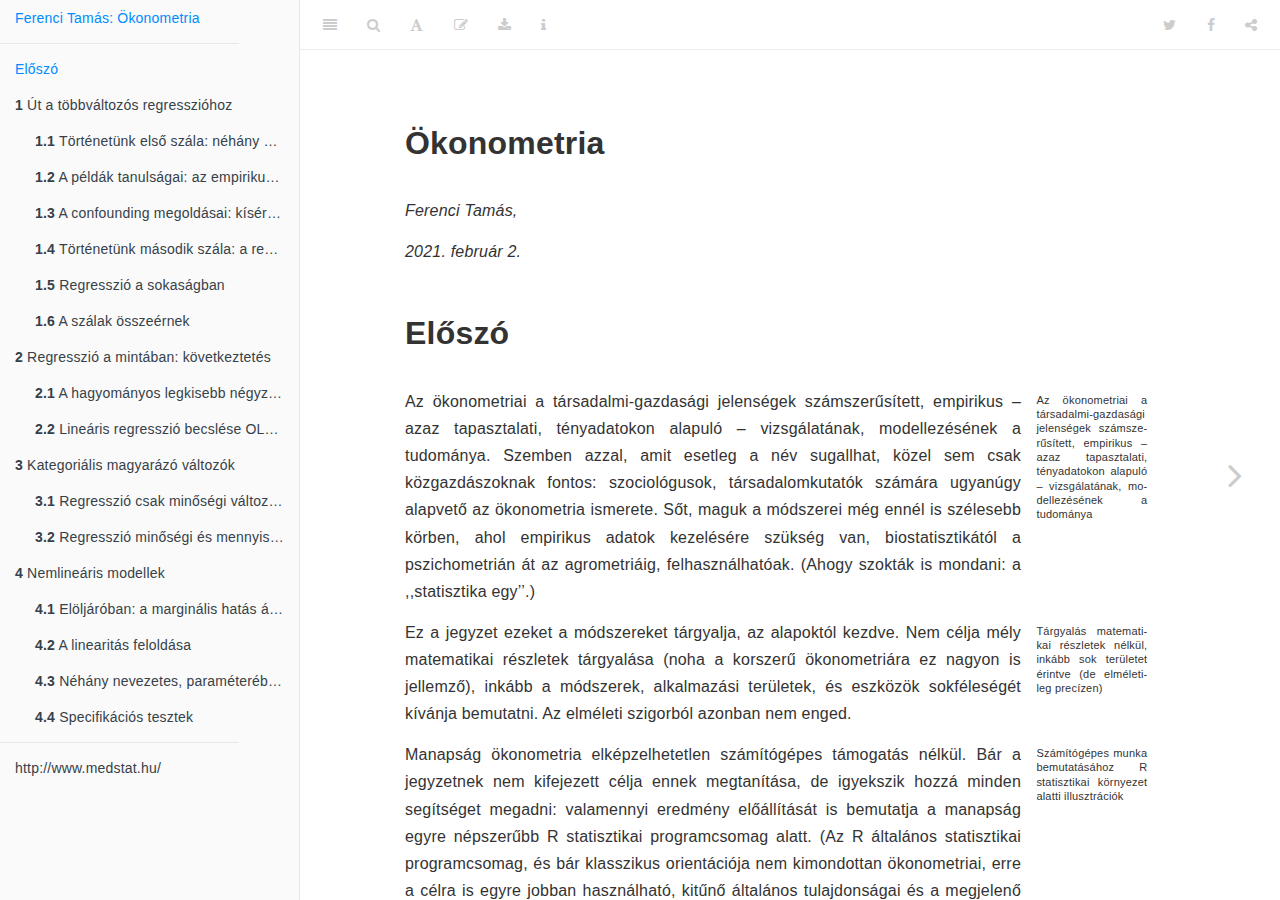
<file: docs/index.html>
<!DOCTYPE html>
<html lang="hu" xml:lang="hu">
<head>

  <meta charset="utf-8" />
  <meta http-equiv="X-UA-Compatible" content="IE=edge" />
  <title>Ökonometria</title>
  <meta name="description" content="Az ökonometria a társadalmi-gazdasági jelenségek kvantitatív, empirikus vizsgálatának, modellezésének tudománya. A jegyzet ezt tárgyalja, kerülve a mély matematikai részleteket, a hangsúlyt inkább a módszerek sokféleségének bemutatására helyezve. A számításokat mindenhol R statisztikai környezet alatt szemlélti." />
  <meta name="generator" content="bookdown 0.21 and GitBook 2.6.7" />

  <meta property="og:title" content="Ökonometria" />
  <meta property="og:type" content="book" />
  <meta property="og:url" content="https://tamas-ferenci.github.io/FerenciTamas_Okonometria/" />
  <meta property="og:image" content="https://tamas-ferenci.github.io/FerenciTamas_Okonometria/FerenciTamas_Okonometria_cover.png" />
  <meta property="og:description" content="Az ökonometria a társadalmi-gazdasági jelenségek kvantitatív, empirikus vizsgálatának, modellezésének tudománya. A jegyzet ezt tárgyalja, kerülve a mély matematikai részleteket, a hangsúlyt inkább a módszerek sokféleségének bemutatására helyezve. A számításokat mindenhol R statisztikai környezet alatt szemlélti." />
  <meta name="github-repo" content="tamas-ferenci/FerenciTamas_Okonometria" />

  <meta name="twitter:card" content="summary" />
  <meta name="twitter:title" content="Ökonometria" />
  
  <meta name="twitter:description" content="Az ökonometria a társadalmi-gazdasági jelenségek kvantitatív, empirikus vizsgálatának, modellezésének tudománya. A jegyzet ezt tárgyalja, kerülve a mély matematikai részleteket, a hangsúlyt inkább a módszerek sokféleségének bemutatására helyezve. A számításokat mindenhol R statisztikai környezet alatt szemlélti." />
  <meta name="twitter:image" content="https://tamas-ferenci.github.io/FerenciTamas_Okonometria/FerenciTamas_Okonometria_cover.png" />

<meta name="author" content="Ferenci Tamás, " />



  <meta name="viewport" content="width=device-width, initial-scale=1" />
  <meta name="apple-mobile-web-app-capable" content="yes" />
  <meta name="apple-mobile-web-app-status-bar-style" content="black" />
  
  

<link rel="next" href="út-a-többváltozós-regresszióhoz.html"/>
<script src="libs/header-attrs-2.6/header-attrs.js"></script>
<script src="libs/jquery-2.2.3/jquery.min.js"></script>
<link href="libs/gitbook-2.6.7/css/style.css" rel="stylesheet" />
<link href="libs/gitbook-2.6.7/css/plugin-table.css" rel="stylesheet" />
<link href="libs/gitbook-2.6.7/css/plugin-bookdown.css" rel="stylesheet" />
<link href="libs/gitbook-2.6.7/css/plugin-highlight.css" rel="stylesheet" />
<link href="libs/gitbook-2.6.7/css/plugin-search.css" rel="stylesheet" />
<link href="libs/gitbook-2.6.7/css/plugin-fontsettings.css" rel="stylesheet" />
<link href="libs/gitbook-2.6.7/css/plugin-clipboard.css" rel="stylesheet" />









<!-- Global site tag (gtag.js) - Google Analytics -->
<script async src="https://www.googletagmanager.com/gtag/js?id=UA-19799395-2"></script>
<script>
  window.dataLayer = window.dataLayer || [];
  function gtag(){dataLayer.push(arguments);}
  gtag('js', new Date());

  gtag('config', 'UA-19799395-2');
</script>


<style type="text/css">
pre > code.sourceCode { white-space: pre; position: relative; }
pre > code.sourceCode > span { display: inline-block; line-height: 1.25; }
pre > code.sourceCode > span:empty { height: 1.2em; }
code.sourceCode > span { color: inherit; text-decoration: inherit; }
pre.sourceCode { margin: 0; }
@media screen {
div.sourceCode { overflow: auto; }
}
@media print {
pre > code.sourceCode { white-space: pre-wrap; }
pre > code.sourceCode > span { text-indent: -5em; padding-left: 5em; }
}
pre.numberSource code
  { counter-reset: source-line 0; }
pre.numberSource code > span
  { position: relative; left: -4em; counter-increment: source-line; }
pre.numberSource code > span > a:first-child::before
  { content: counter(source-line);
    position: relative; left: -1em; text-align: right; vertical-align: baseline;
    border: none; display: inline-block;
    -webkit-touch-callout: none; -webkit-user-select: none;
    -khtml-user-select: none; -moz-user-select: none;
    -ms-user-select: none; user-select: none;
    padding: 0 4px; width: 4em;
    color: #aaaaaa;
  }
pre.numberSource { margin-left: 3em; border-left: 1px solid #aaaaaa;  padding-left: 4px; }
div.sourceCode
  {   }
@media screen {
pre > code.sourceCode > span > a:first-child::before { text-decoration: underline; }
}
code span.al { color: #ff0000; font-weight: bold; } /* Alert */
code span.an { color: #60a0b0; font-weight: bold; font-style: italic; } /* Annotation */
code span.at { color: #7d9029; } /* Attribute */
code span.bn { color: #40a070; } /* BaseN */
code span.bu { } /* BuiltIn */
code span.cf { color: #007020; font-weight: bold; } /* ControlFlow */
code span.ch { color: #4070a0; } /* Char */
code span.cn { color: #880000; } /* Constant */
code span.co { color: #60a0b0; font-style: italic; } /* Comment */
code span.cv { color: #60a0b0; font-weight: bold; font-style: italic; } /* CommentVar */
code span.do { color: #ba2121; font-style: italic; } /* Documentation */
code span.dt { color: #902000; } /* DataType */
code span.dv { color: #40a070; } /* DecVal */
code span.er { color: #ff0000; font-weight: bold; } /* Error */
code span.ex { } /* Extension */
code span.fl { color: #40a070; } /* Float */
code span.fu { color: #06287e; } /* Function */
code span.im { } /* Import */
code span.in { color: #60a0b0; font-weight: bold; font-style: italic; } /* Information */
code span.kw { color: #007020; font-weight: bold; } /* Keyword */
code span.op { color: #666666; } /* Operator */
code span.ot { color: #007020; } /* Other */
code span.pp { color: #bc7a00; } /* Preprocessor */
code span.sc { color: #4070a0; } /* SpecialChar */
code span.ss { color: #bb6688; } /* SpecialString */
code span.st { color: #4070a0; } /* String */
code span.va { color: #19177c; } /* Variable */
code span.vs { color: #4070a0; } /* VerbatimString */
code span.wa { color: #60a0b0; font-weight: bold; font-style: italic; } /* Warning */
</style>

<link rel="stylesheet" href="style.css" type="text/css" />
</head>

<body>



  <div class="book without-animation with-summary font-size-2 font-family-1" data-basepath=".">

    <div class="book-summary">
      <nav role="navigation">

<ul class="summary">
<li><a href="./">Ferenci Tamás: Ökonometria</a></li>

<li class="divider"></li>
<li class="chapter" data-level="" data-path="index.html"><a href="index.html"><i class="fa fa-check"></i>Előszó</a></li>
<li class="chapter" data-level="1" data-path="út-a-többváltozós-regresszióhoz.html"><a href="út-a-többváltozós-regresszióhoz.html"><i class="fa fa-check"></i><b>1</b> Út a többváltozós regresszióhoz</a>
<ul>
<li class="chapter" data-level="1.1" data-path="út-a-többváltozós-regresszióhoz.html"><a href="út-a-többváltozós-regresszióhoz.html#történetünk-első-szála-néhány-motiváló-példa"><i class="fa fa-check"></i><b>1.1</b> Történetünk első szála: néhány motiváló példa</a>
<ul>
<li class="chapter" data-level="1.1.1" data-path="út-a-többváltozós-regresszióhoz.html"><a href="út-a-többváltozós-regresszióhoz.html#hogyan-hat-az-osztálylétszám-a-tanulók-teljesítményére"><i class="fa fa-check"></i><b>1.1.1</b> Hogyan hat az osztálylétszám a tanulók teljesítményére?</a></li>
<li class="chapter" data-level="1.1.2" data-path="út-a-többváltozós-regresszióhoz.html"><a href="út-a-többváltozós-regresszióhoz.html#csökkenti-e-a-korrupció-mértékét-a-nők-részvétele-a-politikában"><i class="fa fa-check"></i><b>1.1.2</b> Csökkenti-e a korrupció mértékét a nők részvétele a politikában?</a></li>
<li class="chapter" data-level="1.1.3" data-path="út-a-többváltozós-regresszióhoz.html"><a href="út-a-többváltozós-regresszióhoz.html#csalnak-e-az-orosz-választásokon"><i class="fa fa-check"></i><b>1.1.3</b> Csalnak-e az orosz választásokon?</a></li>
<li class="chapter" data-level="1.1.4" data-path="út-a-többváltozós-regresszióhoz.html"><a href="út-a-többváltozós-regresszióhoz.html#további-példák"><i class="fa fa-check"></i><b>1.1.4</b> További példák</a></li>
</ul></li>
<li class="chapter" data-level="1.2" data-path="út-a-többváltozós-regresszióhoz.html"><a href="út-a-többváltozós-regresszióhoz.html#a-példák-tanulságai-az-empirikus-adatok-elemzésének-legnagyobb-problémája"><i class="fa fa-check"></i><b>1.2</b> A példák tanulságai: az empirikus adatok elemzésének legnagyobb problémája</a></li>
<li class="chapter" data-level="1.3" data-path="út-a-többváltozós-regresszióhoz.html"><a href="út-a-többváltozós-regresszióhoz.html#a-confounding-megoldásai-kísérlet-és-megfigyelés"><i class="fa fa-check"></i><b>1.3</b> A confounding megoldásai: kísérlet és megfigyelés</a></li>
<li class="chapter" data-level="1.4" data-path="út-a-többváltozós-regresszióhoz.html"><a href="út-a-többváltozós-regresszióhoz.html#történetünk-második-szála-a-regressziós-modellek"><i class="fa fa-check"></i><b>1.4</b> Történetünk második szála: a regressziós modellek</a></li>
<li class="chapter" data-level="1.5" data-path="út-a-többváltozós-regresszióhoz.html"><a href="út-a-többváltozós-regresszióhoz.html#regresszió-a-sokaságban"><i class="fa fa-check"></i><b>1.5</b> Regresszió a sokaságban</a></li>
<li class="chapter" data-level="1.6" data-path="út-a-többváltozós-regresszióhoz.html"><a href="út-a-többváltozós-regresszióhoz.html#a-szálak-összeérnek"><i class="fa fa-check"></i><b>1.6</b> A szálak összeérnek</a></li>
</ul></li>
<li class="chapter" data-level="2" data-path="regresszió-a-mintában-következtetés.html"><a href="regresszió-a-mintában-következtetés.html"><i class="fa fa-check"></i><b>2</b> Regresszió a mintában: következtetés</a>
<ul>
<li class="chapter" data-level="2.1" data-path="regresszió-a-mintában-következtetés.html"><a href="regresszió-a-mintában-következtetés.html#a-hagyományos-legkisebb-négyzetek-ols-elve"><i class="fa fa-check"></i><b>2.1</b> A hagyományos legkisebb négyzetek (OLS) elve</a></li>
<li class="chapter" data-level="2.2" data-path="regresszió-a-mintában-következtetés.html"><a href="regresszió-a-mintában-következtetés.html#lineáris-regresszió-becslése-ols-elven"><i class="fa fa-check"></i><b>2.2</b> Lineáris regresszió becslése OLS-elven</a></li>
</ul></li>
<li class="chapter" data-level="3" data-path="kategoriális-magyarázó-változók.html"><a href="kategoriális-magyarázó-változók.html"><i class="fa fa-check"></i><b>3</b> Kategoriális magyarázó változók</a>
<ul>
<li class="chapter" data-level="3.1" data-path="kategoriális-magyarázó-változók.html"><a href="kategoriális-magyarázó-változók.html#regresszió-csak-minőségi-változóval-anova"><i class="fa fa-check"></i><b>3.1</b> Regresszió csak minőségi változóval (ANOVA)</a>
<ul>
<li class="chapter" data-level="3.1.1" data-path="kategoriális-magyarázó-változók.html"><a href="kategoriális-magyarázó-változók.html#minőségi-változók-a-regresszióban"><i class="fa fa-check"></i><b>3.1.1</b> Minőségi változók a regresszióban</a></li>
<li class="chapter" data-level="3.1.2" data-path="kategoriális-magyarázó-változók.html"><a href="kategoriális-magyarázó-változók.html#dummy-változó-fogalma"><i class="fa fa-check"></i><b>3.1.2</b> Dummy változó fogalma</a></li>
<li class="chapter" data-level="3.1.3" data-path="kategoriális-magyarázó-változók.html"><a href="kategoriális-magyarázó-változók.html#kódolás"><i class="fa fa-check"></i><b>3.1.3</b> Kódolás</a></li>
<li class="chapter" data-level="3.1.4" data-path="kategoriális-magyarázó-változók.html"><a href="kategoriális-magyarázó-változók.html#referencia-kódolás"><i class="fa fa-check"></i><b>3.1.4</b> Referencia-kódolás</a></li>
<li class="chapter" data-level="3.1.5" data-path="kategoriális-magyarázó-változók.html"><a href="kategoriális-magyarázó-változók.html#dummy-változó-csapda"><i class="fa fa-check"></i><b>3.1.5</b> Dummy változó csapda</a></li>
<li class="chapter" data-level="3.1.6" data-path="kategoriális-magyarázó-változók.html"><a href="kategoriális-magyarázó-változók.html#triviális-kódolás-konstans-nélkül"><i class="fa fa-check"></i><b>3.1.6</b> Triviális kódolás konstans nélkül</a></li>
<li class="chapter" data-level="3.1.7" data-path="kategoriális-magyarázó-változók.html"><a href="kategoriális-magyarázó-változók.html#referencia-kódolás-konstanssal"><i class="fa fa-check"></i><b>3.1.7</b> Referencia-kódolás konstanssal</a></li>
<li class="chapter" data-level="3.1.8" data-path="kategoriális-magyarázó-változók.html"><a href="kategoriális-magyarázó-változók.html#együtthatók-értelmezése-referencia-kódolásnál"><i class="fa fa-check"></i><b>3.1.8</b> Együtthatók értelmezése referencia-kódolásnál</a></li>
<li class="chapter" data-level="3.1.9" data-path="kategoriális-magyarázó-változók.html"><a href="kategoriális-magyarázó-változók.html#fontos-hipotézisvizsgálatok"><i class="fa fa-check"></i><b>3.1.9</b> Fontos hipotézisvizsgálatok</a></li>
<li class="chapter" data-level="3.1.10" data-path="kategoriális-magyarázó-változók.html"><a href="kategoriális-magyarázó-változók.html#egynél-több-kategoriális-magyarázó-változó"><i class="fa fa-check"></i><b>3.1.10</b> Egynél több kategoriális magyarázó változó</a></li>
</ul></li>
<li class="chapter" data-level="3.2" data-path="kategoriális-magyarázó-változók.html"><a href="kategoriális-magyarázó-változók.html#regresszió-minőségi-és-mennyiségi-magyarázó-változóval-ancova"><i class="fa fa-check"></i><b>3.2</b> Regresszió minőségi és mennyiségi magyarázó változóval (ANCOVA)</a>
<ul>
<li class="chapter" data-level="3.2.1" data-path="kategoriális-magyarázó-változók.html"><a href="kategoriális-magyarázó-változók.html#dummyzás-folytonos-magyarázó-változó-jelenléte-mellett"><i class="fa fa-check"></i><b>3.2.1</b> Dummyzás folytonos magyarázó változó jelenléte mellett}</a></li>
<li class="chapter" data-level="3.2.2" data-path="kategoriális-magyarázó-változók.html"><a href="kategoriális-magyarázó-változók.html#eltérő-tengelymetszet"><i class="fa fa-check"></i><b>3.2.2</b> Eltérő tengelymetszet</a></li>
<li class="chapter" data-level="3.2.3" data-path="kategoriális-magyarázó-változók.html"><a href="kategoriális-magyarázó-változók.html#eltérő-meredekség"><i class="fa fa-check"></i><b>3.2.3</b> Eltérő meredekség</a></li>
<li class="chapter" data-level="3.2.4" data-path="kategoriális-magyarázó-változók.html"><a href="kategoriális-magyarázó-változók.html#eltérő-tengelymetszet-és-meredekség"><i class="fa fa-check"></i><b>3.2.4</b> Eltérő tengelymetszet és meredekség</a></li>
<li class="chapter" data-level="3.2.5" data-path="kategoriális-magyarázó-változók.html"><a href="kategoriális-magyarázó-változók.html#eltérő-tengelymetszet-és-meredekség-1"><i class="fa fa-check"></i><b>3.2.5</b> Eltérő tengelymetszet és meredekség</a></li>
<li class="chapter" data-level="3.2.6" data-path="kategoriális-magyarázó-változók.html"><a href="kategoriális-magyarázó-változók.html#hipotézisvizsgálat-a-dummyzott-modellben"><i class="fa fa-check"></i><b>3.2.6</b> Hipotézisvizsgálat a dummyzott modellben</a></li>
<li class="chapter" data-level="3.2.7" data-path="kategoriális-magyarázó-változók.html"><a href="kategoriális-magyarázó-változók.html#kontraszt-kódolás"><i class="fa fa-check"></i><b>3.2.7</b> Kontraszt-kódolás</a></li>
<li class="chapter" data-level="3.2.8" data-path="kategoriális-magyarázó-változók.html"><a href="kategoriális-magyarázó-változók.html#egy-terminológiai-megjegyzés"><i class="fa fa-check"></i><b>3.2.8</b> Egy terminológiai megjegyzés</a></li>
</ul></li>
</ul></li>
<li class="chapter" data-level="4" data-path="nemlineáris-modellek.html"><a href="nemlineáris-modellek.html"><i class="fa fa-check"></i><b>4</b> Nemlineáris modellek</a>
<ul>
<li class="chapter" data-level="4.1" data-path="nemlineáris-modellek.html"><a href="nemlineáris-modellek.html#elöljáróban-a-marginális-hatás-általánosabb-értelmezése"><i class="fa fa-check"></i><b>4.1</b> Elöljáróban: a marginális hatás általánosabb értelmezése</a>
<ul>
<li class="chapter" data-level="4.1.1" data-path="nemlineáris-modellek.html"><a href="nemlineáris-modellek.html#a-marginális-hatás-fogalma"><i class="fa fa-check"></i><b>4.1.1</b> A marginális hatás fogalma</a></li>
<li class="chapter" data-level="4.1.2" data-path="nemlineáris-modellek.html"><a href="nemlineáris-modellek.html#a-marginális-hatás-precízebben"><i class="fa fa-check"></i><b>4.1.2</b> A marginális hatás precízebben</a></li>
</ul></li>
<li class="chapter" data-level="4.2" data-path="nemlineáris-modellek.html"><a href="nemlineáris-modellek.html#a-linearitás-feloldása"><i class="fa fa-check"></i><b>4.2</b> A linearitás feloldása</a>
<ul>
<li class="chapter" data-level="4.2.1" data-path="nemlineáris-modellek.html"><a href="nemlineáris-modellek.html#emlékeztetőül-a-linearitás-következményei"><i class="fa fa-check"></i><b>4.2.1</b> Emlékeztetőül: a linearitás következményei</a></li>
<li class="chapter" data-level="4.2.2" data-path="nemlineáris-modellek.html"><a href="nemlineáris-modellek.html#az-additivitás-feloldása-az-interakció"><i class="fa fa-check"></i><b>4.2.2</b> Az additivitás feloldása: az interakció</a></li>
<li class="chapter" data-level="4.2.3" data-path="nemlineáris-modellek.html"><a href="nemlineáris-modellek.html#a-marginális-hatás-interakciók-esetén"><i class="fa fa-check"></i><b>4.2.3</b> A marginális hatás interakciók esetén</a></li>
<li class="chapter" data-level="4.2.4" data-path="nemlineáris-modellek.html"><a href="nemlineáris-modellek.html#a-változónkénti-linearitás-feloldása-egy-motiváló-példa"><i class="fa fa-check"></i><b>4.2.4</b> A változónkénti linearitás feloldása: egy motiváló példa</a></li>
<li class="chapter" data-level="4.2.5" data-path="nemlineáris-modellek.html"><a href="nemlineáris-modellek.html#a-változónkénti-linearitás-feloldása-egy-motiváló-példa-1"><i class="fa fa-check"></i><b>4.2.5</b> A változónkénti linearitás feloldása: egy motiváló példa</a></li>
<li class="chapter" data-level="4.2.6" data-path="nemlineáris-modellek.html"><a href="nemlineáris-modellek.html#linearitás-mint-közelítés"><i class="fa fa-check"></i><b>4.2.6</b> Linearitás, mint közelítés</a></li>
<li class="chapter" data-level="4.2.7" data-path="nemlineáris-modellek.html"><a href="nemlineáris-modellek.html#érvényességi-határok"><i class="fa fa-check"></i><b>4.2.7</b> Érvényességi határok</a></li>
<li class="chapter" data-level="4.2.8" data-path="nemlineáris-modellek.html"><a href="nemlineáris-modellek.html#nemlinearitás-fajtái"><i class="fa fa-check"></i><b>4.2.8</b> Nemlinearitás fajtái</a></li>
<li class="chapter" data-level="4.2.9" data-path="nemlineáris-modellek.html"><a href="nemlineáris-modellek.html#változójában-nemlineáris-modell"><i class="fa fa-check"></i><b>4.2.9</b> Változójában nemlineáris modell</a></li>
<li class="chapter" data-level="4.2.10" data-path="nemlineáris-modellek.html"><a href="nemlineáris-modellek.html#paramétereiben-nemlineáris-modell"><i class="fa fa-check"></i><b>4.2.10</b> Paramétereiben nemlineáris modell</a></li>
<li class="chapter" data-level="4.2.11" data-path="nemlineáris-modellek.html"><a href="nemlineáris-modellek.html#interakció-és-kvadratikus-hatás-revisited"><i class="fa fa-check"></i><b>4.2.11</b> Interakció és kvadratikus hatás revisited</a></li>
<li class="chapter" data-level="4.2.12" data-path="nemlineáris-modellek.html"><a href="nemlineáris-modellek.html#nemlinearitás-kezelése-nls"><i class="fa fa-check"></i><b>4.2.12</b> Nemlinearitás kezelése: NLS</a></li>
<li class="chapter" data-level="4.2.13" data-path="nemlineáris-modellek.html"><a href="nemlineáris-modellek.html#nemlinearitás-kezelése-algebrai-linearizáció"><i class="fa fa-check"></i><b>4.2.13</b> Nemlinearitás kezelése: algebrai linearizáció</a></li>
</ul></li>
<li class="chapter" data-level="4.3" data-path="nemlineáris-modellek.html"><a href="nemlineáris-modellek.html#néhány-nevezetes-paraméterében-nemlineáris-modell"><i class="fa fa-check"></i><b>4.3</b> Néhány nevezetes, paraméterében nemlineáris modell</a>
<ul>
<li class="chapter" data-level="4.3.1" data-path="nemlineáris-modellek.html"><a href="nemlineáris-modellek.html#log-log-modell"><i class="fa fa-check"></i><b>4.3.1</b> Log-log modell</a></li>
<li class="chapter" data-level="4.3.2" data-path="nemlineáris-modellek.html"><a href="nemlineáris-modellek.html#log-lin-modell"><i class="fa fa-check"></i><b>4.3.2</b> Log-lin modell</a></li>
<li class="chapter" data-level="4.3.3" data-path="nemlineáris-modellek.html"><a href="nemlineáris-modellek.html#lin-log-modell-kakukktojás"><i class="fa fa-check"></i><b>4.3.3</b> Lin-log modell – kakukktojás!</a></li>
<li class="chapter" data-level="4.3.4" data-path="nemlineáris-modellek.html"><a href="nemlineáris-modellek.html#reciprok-modell-kakukktojás"><i class="fa fa-check"></i><b>4.3.4</b> Reciprok modell – kakukktojás</a></li>
<li class="chapter" data-level="4.3.5" data-path="nemlineáris-modellek.html"><a href="nemlineáris-modellek.html#egy-komplex-példa-vegyes-modellre"><i class="fa fa-check"></i><b>4.3.5</b> Egy komplex példa vegyes modellre</a></li>
</ul></li>
<li class="chapter" data-level="4.4" data-path="nemlineáris-modellek.html"><a href="nemlineáris-modellek.html#specifikációs-tesztek"><i class="fa fa-check"></i><b>4.4</b> Specifikációs tesztek</a>
<ul>
<li class="chapter" data-level="4.4.1" data-path="nemlineáris-modellek.html"><a href="nemlineáris-modellek.html#a-specifikációs-tesztek"><i class="fa fa-check"></i><b>4.4.1</b> A specifikációs tesztek</a></li>
<li class="chapter" data-level="4.4.2" data-path="nemlineáris-modellek.html"><a href="nemlineáris-modellek.html#egy-egyszerű-specifikációs-teszt"><i class="fa fa-check"></i><b>4.4.2</b> Egy egyszerű specifikációs teszt</a></li>
<li class="chapter" data-level="4.4.3" data-path="nemlineáris-modellek.html"><a href="nemlineáris-modellek.html#ramsey-reset-je"><i class="fa fa-check"></i><b>4.4.3</b> Ramsey RESET-je</a></li>
</ul></li>
</ul></li>
<li class="divider"></li>
<li><a href="http://www.medstat.hu/" target="blank">http://www.medstat.hu/</a></li>

</ul>

      </nav>
    </div>

    <div class="book-body">
      <div class="body-inner">
        <div class="book-header" role="navigation">
          <h1>
            <i class="fa fa-circle-o-notch fa-spin"></i><a href="./">Ökonometria</a>
          </h1>
        </div>

        <div class="page-wrapper" tabindex="-1" role="main">
          <div class="page-inner">

            <section class="normal" id="section-">
<div id="header">
<h1 class="title">Ökonometria</h1>
<p class="author"><em>Ferenci Tamás, </em></p>
<p class="date"><em>2021. február 2.</em></p>
</div>
<div id="előszó" class="section level1 unnumbered">
<h1>Előszó</h1>
<div class="handout">
<p>
Az ökonometriai a társadalmi-gazdasági jelenségek számszerűsített, empirikus – azaz tapasztalati, tényadatokon alapuló – vizsgálatának, modellezésének a tudománya
</p>
</div>
<p>Az ökonometriai a társadalmi-gazdasági jelenségek számszerűsített, empirikus – azaz tapasztalati, tényadatokon alapuló – vizsgálatának, modellezésének a tudománya. Szemben azzal, amit esetleg a név sugallhat, közel sem csak közgazdászoknak fontos: szociológusok, társadalomkutatók számára ugyanúgy alapvető az ökonometria ismerete. Sőt, maguk a módszerei még ennél is szélesebb körben, ahol empirikus adatok kezelésére szükség van, biostatisztikától a pszichometrián át az agrometriáig, felhasználhatóak. (Ahogy szokták is mondani: a ,,statisztika egy’’.)</p>
<div class="handout">
<p>
Tárgyalás matematikai részletek nélkül, inkább sok területet érintve (de elméletileg precízen)
</p>
</div>
<p>Ez a jegyzet ezeket a módszereket tárgyalja, az alapoktól kezdve. Nem célja mély matematikai részletek tárgyalása (noha a korszerű ökonometriára ez nagyon is jellemző), inkább a módszerek, alkalmazási területek, és eszközök sokféleségét kívánja bemutatni. Az elméleti szigorból azonban nem enged.</p>
<div class="handout">
<p>
Számítógépes munka bemutatásához R statisztikai környezet alatti illusztrációk
</p>
</div>
<p>Manapság ökonometria elképzelhetetlen számítógépes támogatás nélkül. Bár a jegyzetnek nem kifejezett célja ennek megtanítása, de igyekszik hozzá minden segítséget megadni: valamennyi eredmény előállítását is bemutatja a manapság egyre népszerűbb R statisztikai programcsomag alatt. (Az R általános statisztikai programcsomag, és bár klasszikus orientációja nem kimondottan ökonometriai, erre a célra is egyre jobban használható, kitűnő általános tulajdonságai és a megjelenő kiegészítő csomagok sokaságának köszönhetően.)</p>
<div class="handout">
<p>
Minden visszajelzést örömmel veszek a <a href="tamas.ferenci@medstat.hu">tamas.ferenci@medstat.hu</a> email-címen
</p>
</div>
<p>A jegyzettel kapcsolatban minden visszajelzést, véleményt, kritikát a lehető legnagyobb örömmel veszek a <a href="tamas.ferenci@medstat.hu">tamas.ferenci@medstat.hu</a> email-címen!</p>
<p>A jegyzet weboldala (oktatási segédanyagokkal, technikai információkkal) a <a href="https://github.com/tamas-ferenci/FerenciTamas_Okonometria">https://github.com/tamas-ferenci/FerenciTamas_Okonometria</a> címen érhető el.</p>

</div>
<!-- Default Statcounter code for Physcon Research
http://research.physcon.uni-obuda.hu/ -->
<script type="text/javascript">
var sc_project=11601191; 
var sc_invisible=1; 
var sc_security="5a06c22d"; 
</script>
<script type="text/javascript"
src="https://www.statcounter.com/counter/counter.js"
async></script>
<noscript><div class="statcounter"><a title="ingyen
webstatisztika" href="https://www.statcounter.hu/"
target="_blank"><img class="statcounter"
src="https://c.statcounter.com/11601191/0/5a06c22d/1/"
alt="ingyen webstatisztika"></a></div></noscript>
<!-- End of Statcounter Code -->
            </section>

          </div>
        </div>
      </div>

<a href="út-a-többváltozós-regresszióhoz.html" class="navigation navigation-next navigation-unique" aria-label="Next page"><i class="fa fa-angle-right"></i></a>
    </div>
  </div>
<script src="libs/gitbook-2.6.7/js/app.min.js"></script>
<script src="libs/gitbook-2.6.7/js/lunr.js"></script>
<script src="libs/gitbook-2.6.7/js/clipboard.min.js"></script>
<script src="libs/gitbook-2.6.7/js/plugin-search.js"></script>
<script src="libs/gitbook-2.6.7/js/plugin-sharing.js"></script>
<script src="libs/gitbook-2.6.7/js/plugin-fontsettings.js"></script>
<script src="libs/gitbook-2.6.7/js/plugin-bookdown.js"></script>
<script src="libs/gitbook-2.6.7/js/jquery.highlight.js"></script>
<script src="libs/gitbook-2.6.7/js/plugin-clipboard.js"></script>
<script>
gitbook.require(["gitbook"], function(gitbook) {
gitbook.start({
"sharing": {
"github": false,
"facebook": true,
"twitter": true,
"linkedin": false,
"weibo": false,
"instapaper": false,
"vk": false,
"all": ["facebook", "twitter", "linkedin", "weibo", "instapaper"]
},
"fontsettings": {
"theme": "white",
"family": "sans",
"size": 2
},
"edit": {
"link": "https://github.com/tamas-ferenci/FerenciTamas_Okonometria/edit/master/index.Rmd",
"text": "Szerkesztés"
},
"history": {
"link": null,
"text": null
},
"view": {
"link": null,
"text": null
},
"download": ["FerenciTamas_Okonometria.pdf", "FerenciTamas_Okonometria.epub"],
"toc": {
"collapse": "subsection"
}
});
});
</script>

<!-- dynamically load mathjax for compatibility with self-contained -->
<script>
  (function () {
    var script = document.createElement("script");
    script.type = "text/javascript";
    var src = "true";
    if (src === "" || src === "true") src = "https://mathjax.rstudio.com/latest/MathJax.js?config=TeX-MML-AM_CHTML";
    if (location.protocol !== "file:")
      if (/^https?:/.test(src))
        src = src.replace(/^https?:/, '');
    script.src = src;
    document.getElementsByTagName("head")[0].appendChild(script);
  })();
</script>
</body>

</html>
</file>
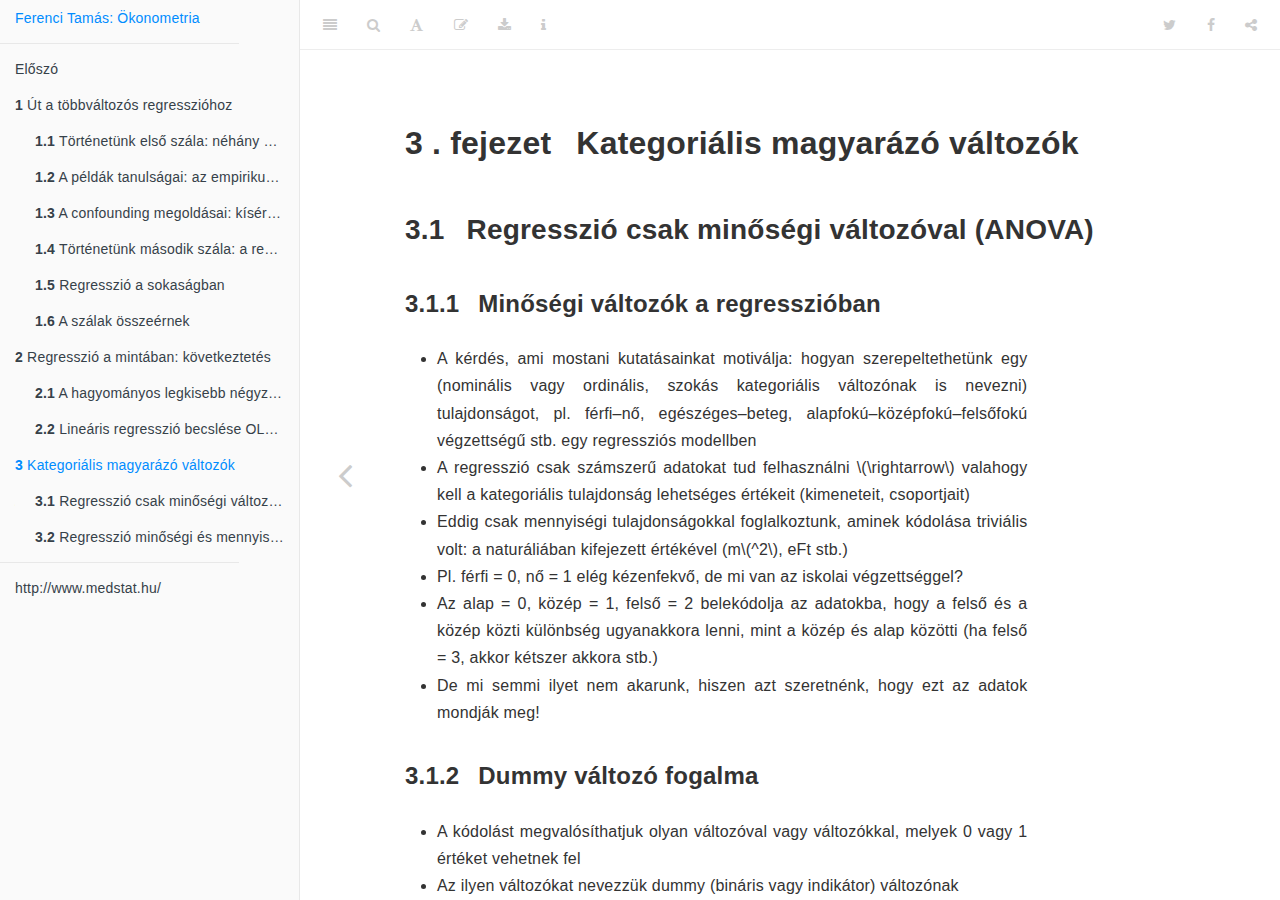
<file: docs/kategoriális-magyarázó-változók.html>
<!DOCTYPE html>
<html lang="hu" xml:lang="hu">
<head>

  <meta charset="utf-8" />
  <meta http-equiv="X-UA-Compatible" content="IE=edge" />
  <title>3 . fejezet Kategoriális magyarázó változók | Ökonometria</title>
  <meta name="description" content="Az ökonometria a társadalmi-gazdasági jelenségek kvantitatív, empirikus vizsgálatának, modellezésének tudománya. A jegyzet ezt tárgyalja, kerülve a mély matematikai részleteket, a hangsúlyt inkább a módszerek sokféleségének bemutatására helyezve. A számításokat mindenhol R statisztikai környezet alatt szemlélti." />
  <meta name="generator" content="bookdown 0.21 and GitBook 2.6.7" />

  <meta property="og:title" content="3 . fejezet Kategoriális magyarázó változók | Ökonometria" />
  <meta property="og:type" content="book" />
  <meta property="og:url" content="https://tamas-ferenci.github.io/FerenciTamas_Okonometria/" />
  <meta property="og:image" content="https://tamas-ferenci.github.io/FerenciTamas_Okonometria/FerenciTamas_Okonometria_cover.png" />
  <meta property="og:description" content="Az ökonometria a társadalmi-gazdasági jelenségek kvantitatív, empirikus vizsgálatának, modellezésének tudománya. A jegyzet ezt tárgyalja, kerülve a mély matematikai részleteket, a hangsúlyt inkább a módszerek sokféleségének bemutatására helyezve. A számításokat mindenhol R statisztikai környezet alatt szemlélti." />
  <meta name="github-repo" content="tamas-ferenci/FerenciTamas_Okonometria" />

  <meta name="twitter:card" content="summary" />
  <meta name="twitter:title" content="3 . fejezet Kategoriális magyarázó változók | Ökonometria" />
  
  <meta name="twitter:description" content="Az ökonometria a társadalmi-gazdasági jelenségek kvantitatív, empirikus vizsgálatának, modellezésének tudománya. A jegyzet ezt tárgyalja, kerülve a mély matematikai részleteket, a hangsúlyt inkább a módszerek sokféleségének bemutatására helyezve. A számításokat mindenhol R statisztikai környezet alatt szemlélti." />
  <meta name="twitter:image" content="https://tamas-ferenci.github.io/FerenciTamas_Okonometria/FerenciTamas_Okonometria_cover.png" />

<meta name="author" content="Ferenci Tamás, " />



  <meta name="viewport" content="width=device-width, initial-scale=1" />
  <meta name="apple-mobile-web-app-capable" content="yes" />
  <meta name="apple-mobile-web-app-status-bar-style" content="black" />
  
  
<link rel="prev" href="regresszió-a-mintában-következtetés.html"/>

<script src="libs/header-attrs-2.6/header-attrs.js"></script>
<script src="libs/jquery-2.2.3/jquery.min.js"></script>
<link href="libs/gitbook-2.6.7/css/style.css" rel="stylesheet" />
<link href="libs/gitbook-2.6.7/css/plugin-table.css" rel="stylesheet" />
<link href="libs/gitbook-2.6.7/css/plugin-bookdown.css" rel="stylesheet" />
<link href="libs/gitbook-2.6.7/css/plugin-highlight.css" rel="stylesheet" />
<link href="libs/gitbook-2.6.7/css/plugin-search.css" rel="stylesheet" />
<link href="libs/gitbook-2.6.7/css/plugin-fontsettings.css" rel="stylesheet" />
<link href="libs/gitbook-2.6.7/css/plugin-clipboard.css" rel="stylesheet" />









<!-- Global site tag (gtag.js) - Google Analytics -->
<script async src="https://www.googletagmanager.com/gtag/js?id=UA-19799395-2"></script>
<script>
  window.dataLayer = window.dataLayer || [];
  function gtag(){dataLayer.push(arguments);}
  gtag('js', new Date());

  gtag('config', 'UA-19799395-2');
</script>


<style type="text/css">
pre > code.sourceCode { white-space: pre; position: relative; }
pre > code.sourceCode > span { display: inline-block; line-height: 1.25; }
pre > code.sourceCode > span:empty { height: 1.2em; }
code.sourceCode > span { color: inherit; text-decoration: inherit; }
pre.sourceCode { margin: 0; }
@media screen {
div.sourceCode { overflow: auto; }
}
@media print {
pre > code.sourceCode { white-space: pre-wrap; }
pre > code.sourceCode > span { text-indent: -5em; padding-left: 5em; }
}
pre.numberSource code
  { counter-reset: source-line 0; }
pre.numberSource code > span
  { position: relative; left: -4em; counter-increment: source-line; }
pre.numberSource code > span > a:first-child::before
  { content: counter(source-line);
    position: relative; left: -1em; text-align: right; vertical-align: baseline;
    border: none; display: inline-block;
    -webkit-touch-callout: none; -webkit-user-select: none;
    -khtml-user-select: none; -moz-user-select: none;
    -ms-user-select: none; user-select: none;
    padding: 0 4px; width: 4em;
    color: #aaaaaa;
  }
pre.numberSource { margin-left: 3em; border-left: 1px solid #aaaaaa;  padding-left: 4px; }
div.sourceCode
  {   }
@media screen {
pre > code.sourceCode > span > a:first-child::before { text-decoration: underline; }
}
code span.al { color: #ff0000; font-weight: bold; } /* Alert */
code span.an { color: #60a0b0; font-weight: bold; font-style: italic; } /* Annotation */
code span.at { color: #7d9029; } /* Attribute */
code span.bn { color: #40a070; } /* BaseN */
code span.bu { } /* BuiltIn */
code span.cf { color: #007020; font-weight: bold; } /* ControlFlow */
code span.ch { color: #4070a0; } /* Char */
code span.cn { color: #880000; } /* Constant */
code span.co { color: #60a0b0; font-style: italic; } /* Comment */
code span.cv { color: #60a0b0; font-weight: bold; font-style: italic; } /* CommentVar */
code span.do { color: #ba2121; font-style: italic; } /* Documentation */
code span.dt { color: #902000; } /* DataType */
code span.dv { color: #40a070; } /* DecVal */
code span.er { color: #ff0000; font-weight: bold; } /* Error */
code span.ex { } /* Extension */
code span.fl { color: #40a070; } /* Float */
code span.fu { color: #06287e; } /* Function */
code span.im { } /* Import */
code span.in { color: #60a0b0; font-weight: bold; font-style: italic; } /* Information */
code span.kw { color: #007020; font-weight: bold; } /* Keyword */
code span.op { color: #666666; } /* Operator */
code span.ot { color: #007020; } /* Other */
code span.pp { color: #bc7a00; } /* Preprocessor */
code span.sc { color: #4070a0; } /* SpecialChar */
code span.ss { color: #bb6688; } /* SpecialString */
code span.st { color: #4070a0; } /* String */
code span.va { color: #19177c; } /* Variable */
code span.vs { color: #4070a0; } /* VerbatimString */
code span.wa { color: #60a0b0; font-weight: bold; font-style: italic; } /* Warning */
</style>

<link rel="stylesheet" href="style.css" type="text/css" />
</head>

<body>



  <div class="book without-animation with-summary font-size-2 font-family-1" data-basepath=".">

    <div class="book-summary">
      <nav role="navigation">

<ul class="summary">
<li><a href="./">Ferenci Tamás: Ökonometria</a></li>

<li class="divider"></li>
<li class="chapter" data-level="" data-path="index.html"><a href="index.html"><i class="fa fa-check"></i>Előszó</a></li>
<li class="chapter" data-level="1" data-path="út-a-többváltozós-regresszióhoz.html"><a href="út-a-többváltozós-regresszióhoz.html"><i class="fa fa-check"></i><b>1</b> Út a többváltozós regresszióhoz</a>
<ul>
<li class="chapter" data-level="1.1" data-path="út-a-többváltozós-regresszióhoz.html"><a href="út-a-többváltozós-regresszióhoz.html#történetünk-első-szála-néhány-motiváló-példa"><i class="fa fa-check"></i><b>1.1</b> Történetünk első szála: néhány motiváló példa</a>
<ul>
<li class="chapter" data-level="1.1.1" data-path="út-a-többváltozós-regresszióhoz.html"><a href="út-a-többváltozós-regresszióhoz.html#hogyan-hat-az-osztálylétszám-a-tanulók-teljesítményére"><i class="fa fa-check"></i><b>1.1.1</b> Hogyan hat az osztálylétszám a tanulók teljesítményére?</a></li>
<li class="chapter" data-level="1.1.2" data-path="út-a-többváltozós-regresszióhoz.html"><a href="út-a-többváltozós-regresszióhoz.html#csökkenti-e-a-korrupció-mértékét-a-nők-részvétele-a-politikában"><i class="fa fa-check"></i><b>1.1.2</b> Csökkenti-e a korrupció mértékét a nők részvétele a politikában?</a></li>
<li class="chapter" data-level="1.1.3" data-path="út-a-többváltozós-regresszióhoz.html"><a href="út-a-többváltozós-regresszióhoz.html#csalnak-e-az-orosz-választásokon"><i class="fa fa-check"></i><b>1.1.3</b> Csalnak-e az orosz választásokon?</a></li>
<li class="chapter" data-level="1.1.4" data-path="út-a-többváltozós-regresszióhoz.html"><a href="út-a-többváltozós-regresszióhoz.html#további-példák"><i class="fa fa-check"></i><b>1.1.4</b> További példák</a></li>
</ul></li>
<li class="chapter" data-level="1.2" data-path="út-a-többváltozós-regresszióhoz.html"><a href="út-a-többváltozós-regresszióhoz.html#a-példák-tanulságai-az-empirikus-adatok-elemzésének-legnagyobb-problémája"><i class="fa fa-check"></i><b>1.2</b> A példák tanulságai: az empirikus adatok elemzésének legnagyobb problémája</a></li>
<li class="chapter" data-level="1.3" data-path="út-a-többváltozós-regresszióhoz.html"><a href="út-a-többváltozós-regresszióhoz.html#a-confounding-megoldásai-kísérlet-és-megfigyelés"><i class="fa fa-check"></i><b>1.3</b> A confounding megoldásai: kísérlet és megfigyelés</a></li>
<li class="chapter" data-level="1.4" data-path="út-a-többváltozós-regresszióhoz.html"><a href="út-a-többváltozós-regresszióhoz.html#történetünk-második-szála-a-regressziós-modellek"><i class="fa fa-check"></i><b>1.4</b> Történetünk második szála: a regressziós modellek</a></li>
<li class="chapter" data-level="1.5" data-path="út-a-többváltozós-regresszióhoz.html"><a href="út-a-többváltozós-regresszióhoz.html#regresszió-a-sokaságban"><i class="fa fa-check"></i><b>1.5</b> Regresszió a sokaságban</a></li>
<li class="chapter" data-level="1.6" data-path="út-a-többváltozós-regresszióhoz.html"><a href="út-a-többváltozós-regresszióhoz.html#a-szálak-összeérnek"><i class="fa fa-check"></i><b>1.6</b> A szálak összeérnek</a></li>
</ul></li>
<li class="chapter" data-level="2" data-path="regresszió-a-mintában-következtetés.html"><a href="regresszió-a-mintában-következtetés.html"><i class="fa fa-check"></i><b>2</b> Regresszió a mintában: következtetés</a>
<ul>
<li class="chapter" data-level="2.1" data-path="regresszió-a-mintában-következtetés.html"><a href="regresszió-a-mintában-következtetés.html#a-hagyományos-legkisebb-négyzetek-ols-elve"><i class="fa fa-check"></i><b>2.1</b> A hagyományos legkisebb négyzetek (OLS) elve</a></li>
<li class="chapter" data-level="2.2" data-path="regresszió-a-mintában-következtetés.html"><a href="regresszió-a-mintában-következtetés.html#lineáris-regresszió-becslése-ols-elven"><i class="fa fa-check"></i><b>2.2</b> Lineáris regresszió becslése OLS-elven</a></li>
</ul></li>
<li class="chapter" data-level="3" data-path="kategoriális-magyarázó-változók.html"><a href="kategoriális-magyarázó-változók.html"><i class="fa fa-check"></i><b>3</b> Kategoriális magyarázó változók</a>
<ul>
<li class="chapter" data-level="3.1" data-path="kategoriális-magyarázó-változók.html"><a href="kategoriális-magyarázó-változók.html#regresszió-csak-minőségi-változóval-anova"><i class="fa fa-check"></i><b>3.1</b> Regresszió csak minőségi változóval (ANOVA)</a>
<ul>
<li class="chapter" data-level="3.1.1" data-path="kategoriális-magyarázó-változók.html"><a href="kategoriális-magyarázó-változók.html#minőségi-változók-a-regresszióban"><i class="fa fa-check"></i><b>3.1.1</b> Minőségi változók a regresszióban</a></li>
<li class="chapter" data-level="3.1.2" data-path="kategoriális-magyarázó-változók.html"><a href="kategoriális-magyarázó-változók.html#dummy-változó-fogalma"><i class="fa fa-check"></i><b>3.1.2</b> Dummy változó fogalma</a></li>
<li class="chapter" data-level="3.1.3" data-path="kategoriális-magyarázó-változók.html"><a href="kategoriális-magyarázó-változók.html#kódolás"><i class="fa fa-check"></i><b>3.1.3</b> Kódolás</a></li>
<li class="chapter" data-level="3.1.4" data-path="kategoriális-magyarázó-változók.html"><a href="kategoriális-magyarázó-változók.html#referencia-kódolás"><i class="fa fa-check"></i><b>3.1.4</b> Referencia-kódolás</a></li>
<li class="chapter" data-level="3.1.5" data-path="kategoriális-magyarázó-változók.html"><a href="kategoriális-magyarázó-változók.html#dummy-változó-csapda"><i class="fa fa-check"></i><b>3.1.5</b> Dummy változó csapda</a></li>
<li class="chapter" data-level="3.1.6" data-path="kategoriális-magyarázó-változók.html"><a href="kategoriális-magyarázó-változók.html#triviális-kódolás-konstans-nélkül"><i class="fa fa-check"></i><b>3.1.6</b> Triviális kódolás konstans nélkül</a></li>
<li class="chapter" data-level="3.1.7" data-path="kategoriális-magyarázó-változók.html"><a href="kategoriális-magyarázó-változók.html#referencia-kódolás-konstanssal"><i class="fa fa-check"></i><b>3.1.7</b> Referencia-kódolás konstanssal</a></li>
<li class="chapter" data-level="3.1.8" data-path="kategoriális-magyarázó-változók.html"><a href="kategoriális-magyarázó-változók.html#együtthatók-értelmezése-referencia-kódolásnál"><i class="fa fa-check"></i><b>3.1.8</b> Együtthatók értelmezése referencia-kódolásnál</a></li>
<li class="chapter" data-level="3.1.9" data-path="kategoriális-magyarázó-változók.html"><a href="kategoriális-magyarázó-változók.html#fontos-hipotézisvizsgálatok"><i class="fa fa-check"></i><b>3.1.9</b> Fontos hipotézisvizsgálatok</a></li>
<li class="chapter" data-level="3.1.10" data-path="kategoriális-magyarázó-változók.html"><a href="kategoriális-magyarázó-változók.html#egynél-több-kategoriális-magyarázó-változó"><i class="fa fa-check"></i><b>3.1.10</b> Egynél több kategoriális magyarázó változó</a></li>
</ul></li>
<li class="chapter" data-level="3.2" data-path="kategoriális-magyarázó-változók.html"><a href="kategoriális-magyarázó-változók.html#regresszió-minőségi-és-mennyiségi-magyarázó-változóval-ancova"><i class="fa fa-check"></i><b>3.2</b> Regresszió minőségi és mennyiségi magyarázó változóval (ANCOVA)</a>
<ul>
<li class="chapter" data-level="3.2.1" data-path="kategoriális-magyarázó-változók.html"><a href="kategoriális-magyarázó-változók.html#dummyzás-folytonos-magyarázó-változó-jelenléte-mellett"><i class="fa fa-check"></i><b>3.2.1</b> Dummyzás folytonos magyarázó változó jelenléte mellett}</a></li>
<li class="chapter" data-level="3.2.2" data-path="kategoriális-magyarázó-változók.html"><a href="kategoriális-magyarázó-változók.html#eltérő-tengelymetszet"><i class="fa fa-check"></i><b>3.2.2</b> Eltérő tengelymetszet</a></li>
<li class="chapter" data-level="3.2.3" data-path="kategoriális-magyarázó-változók.html"><a href="kategoriális-magyarázó-változók.html#eltérő-meredekség"><i class="fa fa-check"></i><b>3.2.3</b> Eltérő meredekség</a></li>
<li class="chapter" data-level="3.2.4" data-path="kategoriális-magyarázó-változók.html"><a href="kategoriális-magyarázó-változók.html#eltérő-tengelymetszet-és-meredekség"><i class="fa fa-check"></i><b>3.2.4</b> Eltérő tengelymetszet és meredekség</a></li>
<li class="chapter" data-level="3.2.5" data-path="kategoriális-magyarázó-változók.html"><a href="kategoriális-magyarázó-változók.html#eltérő-tengelymetszet-és-meredekség-1"><i class="fa fa-check"></i><b>3.2.5</b> Eltérő tengelymetszet és meredekség</a></li>
<li class="chapter" data-level="3.2.6" data-path="kategoriális-magyarázó-változók.html"><a href="kategoriális-magyarázó-változók.html#hipotézisvizsgálat-a-dummyzott-modellben"><i class="fa fa-check"></i><b>3.2.6</b> Hipotézisvizsgálat a dummyzott modellben</a></li>
<li class="chapter" data-level="3.2.7" data-path="kategoriális-magyarázó-változók.html"><a href="kategoriális-magyarázó-változók.html#kontraszt-kódolás"><i class="fa fa-check"></i><b>3.2.7</b> Kontraszt-kódolás</a></li>
<li class="chapter" data-level="3.2.8" data-path="kategoriális-magyarázó-változók.html"><a href="kategoriális-magyarázó-változók.html#egy-terminológiai-megjegyzés"><i class="fa fa-check"></i><b>3.2.8</b> Egy terminológiai megjegyzés</a></li>
</ul></li>
</ul></li>
<li class="divider"></li>
<li><a href="http://www.medstat.hu/" target="blank">http://www.medstat.hu/</a></li>

</ul>

      </nav>
    </div>

    <div class="book-body">
      <div class="body-inner">
        <div class="book-header" role="navigation">
          <h1>
            <i class="fa fa-circle-o-notch fa-spin"></i><a href="./">Ökonometria</a>
          </h1>
        </div>

        <div class="page-wrapper" tabindex="-1" role="main">
          <div class="page-inner">

            <section class="normal" id="section-">
<div id="kategoriális-magyarázó-változók" class="section level1" number="3">
<h1><span class="header-section-number">3 . fejezet</span> Kategoriális magyarázó változók</h1>
<div id="regresszió-csak-minőségi-változóval-anova" class="section level2" number="3.1">
<h2><span class="header-section-number">3.1</span> Regresszió csak minőségi változóval (ANOVA)</h2>
<div id="minőségi-változók-a-regresszióban" class="section level3" number="3.1.1">
<h3><span class="header-section-number">3.1.1</span> Minőségi változók a regresszióban</h3>
<ul>
<li>A kérdés, ami mostani kutatásainkat motiválja: hogyan szerepeltethetünk egy  (nominális vagy ordinális, szokás kategoriális változónak is nevezni) tulajdonságot, pl. férfi–nő, egészéges–beteg, alapfokú–középfokú–felsőfokú végzettségű stb. egy regressziós modellben</li>
<li>A regresszió csak számszerű adatokat tud felhasználni <span class="math inline">\(\rightarrow\)</span> valahogy  kell a kategoriális tulajdonság lehetséges értékeit (kimeneteit, csoportjait)</li>
<li>Eddig csak mennyiségi tulajdonságokkal foglalkoztunk, aminek kódolása triviális volt: a naturáliában kifejezett értékével (m<span class="math inline">\(^2\)</span>, eFt stb.)</li>
<li>Pl. férfi = 0, nő = 1 elég kézenfekvő, de mi van az iskolai végzettséggel?</li>
<li>Az alap = 0, közép = 1, felső = 2 belekódolja az adatokba, hogy a felső és a közép közti különbség  ugyanakkora lenni, mint a közép és alap közötti (ha felső = 3, akkor kétszer akkora stb.)</li>
<li>De mi semmi ilyet nem akarunk, hiszen azt szeretnénk, hogy ezt az adatok mondják meg!</li>
</ul>
</div>
<div id="dummy-változó-fogalma" class="section level3" number="3.1.2">
<h3><span class="header-section-number">3.1.2</span> Dummy változó fogalma</h3>
<ul>
<li>A kódolást megvalósíthatjuk olyan változóval vagy változókkal, melyek  0 vagy 1 értéket vehetnek fel</li>
<li>Az ilyen változókat nevezzük dummy (bináris vagy indikátor) változónak</li>
<li>Ha két kimenet van, akkor a kódolás teljesen kézenfekvő: egy dummy változóra van szükségünk, mely (például) 0 értéket vesz fel férfira, 1-et nőre</li>
<li>Bonyolultabb a helyzet, ha több kimenet van</li>
<li>Triviális kódolás:</li>
</ul>
<table>
<thead>
<tr class="header">
<th> </th>
<th><span class="math inline">\(D_A\)</span></th>
<th><span class="math inline">\(D_B\)</span></th>
<th><span class="math inline">\(D_C\)</span></th>
</tr>
</thead>
<tbody>
<tr class="odd">
<td>A</td>
<td>1</td>
<td>0</td>
<td>0</td>
</tr>
<tr class="even">
<td>B</td>
<td>0</td>
<td>1</td>
<td>0</td>
</tr>
<tr class="odd">
<td>C</td>
<td>0</td>
<td>0</td>
<td>1</td>
</tr>
</tbody>
</table>
</div>
<div id="kódolás" class="section level3" number="3.1.3">
<h3><span class="header-section-number">3.1.3</span> Kódolás</h3>
<p>Ezen ,,kódolási tábla’’ alapján a kódolás (pl. <span class="math inline">\(X_1\)</span>: jövedelem, <span class="math inline">\(X_2\)</span>: iskolai végzettség, <span class="math inline">\(X_3\)</span>: életkor):</p>
<p><span class="math display">\[
\begin{array}{cc} 
&amp; \begin{array}{cccc} \phantom{X_0}&amp;X_1 &amp; X_2 &amp; X_3 \\ \end{array} \\
&amp;\left[
\begin{array}{cccc}
1 &amp; 213 &amp; B &amp; 32 \\
1 &amp; 311 &amp; C &amp; 41 \\
\vdots &amp; \vdots &amp; \vdots &amp; \vdots \\
1 &amp; 128 &amp; B &amp; 18\\
\end{array}
\right]
\end{array} \rightarrow
\begin{array}{cc} 
&amp; \begin{array}{cccccc} &amp;X_1 &amp; D_A &amp; D_B &amp; D_C &amp; \phantom{0}X_3 \\ \end{array} \\
&amp;\left[
\begin{array}{cccccc}
1 &amp; 213 &amp; \phantom{0}0\phantom{0} &amp; \phantom{0}1\phantom{0} &amp; 0\phantom{0} &amp; 32\phantom{0} \\
1 &amp; 311 &amp; 0 &amp; 0 &amp; 1\phantom{0} &amp; 41\phantom{0} \\
\vdots &amp; \vdots &amp; \vdots &amp; \vdots &amp; \vdots\phantom{0}&amp; \vdots\phantom{0} \\
1 &amp; 128 &amp; 0 &amp; 1 &amp; 0\phantom{0} &amp; 18\phantom{0}\\
\end{array}
\right]
\end{array} 
\]</span></p>
<p>Itt már minden tisztán numerikus, működhet a regresszió</p>
</div>
<div id="referencia-kódolás" class="section level3" number="3.1.4">
<h3><span class="header-section-number">3.1.4</span> Referencia-kódolás</h3>
<ul>
<li>ám vegyük észre, hogy 3 csoporthoz  kell 3 dummy változó, kódolható 2-vel is!</li>
<li>Általában <span class="math inline">\(k\)</span> kimenet kódolása megoldható <span class="math inline">\(k-1\)</span> dummy változóval az ún. referencia-kódolás logikájával</li>
<li>Itt kiválasztunk egy kimenetet, aminél mind a <span class="math inline">\(k-1\)</span> darab dummy változó 0 értéket vesz fel (kontrollcsoport vagy referenciacsoport), és a többi <span class="math inline">\(k-1\)</span> csoportot az jelzi, hogy a <span class="math inline">\(k-1\)</span> dummy változó közül  vesz fel 1 értéket (mindig csak 1!)</li>
<li>Például (3 kimenetre):</li>
</ul>
<table>
<thead>
<tr class="header">
<th> </th>
<th><span class="math inline">\(R_A\)</span></th>
<th><span class="math inline">\(R_B\)</span></th>
</tr>
</thead>
<tbody>
<tr class="odd">
<td>A</td>
<td>1</td>
<td>0</td>
</tr>
<tr class="even">
<td>B</td>
<td>0</td>
<td>1</td>
</tr>
<tr class="odd">
<td>C</td>
<td>0</td>
<td>0</td>
</tr>
</tbody>
</table>
<ul>
<li>Itt C a referenciacsoport, <span class="math inline">\(R_A\)</span> és <span class="math inline">\(R_B\)</span> a két szükséges (ugye <span class="math inline">\(k=3\)</span>!) magyarázó változó</li>
<li>Vegyük észre, hogy <span class="math inline">\(R_A \equiv D_A\)</span> és <span class="math inline">\(R_B \equiv D_B\)</span> (tehát a két kódoláshoz pontosan ugyanazon dummykra van szükség, csak a referencia-kódolásnál eldobjuk az egyiket – ez lesz a kontrollcsoport)</li>
</ul>
</div>
<div id="dummy-változó-csapda" class="section level3" number="3.1.5">
<h3><span class="header-section-number">3.1.5</span> Dummy változó csapda</h3>
<ul>
<li>Ha van konstans a modellben, akkor  is <span class="math inline">\(k\)</span> csoporthoz <span class="math inline">\(k\)</span> dummyt használni a kódoláshoz</li>
<li>Ellenkező esetben egzakt multikollinearitás jön létre (gondoljuk végig, hogy a dummy változókhoz mi tartozik a design mátrixban, ld. előbb!); ez az ún. </li>
<li>Ha <span class="math inline">\(k\)</span> csoportot mégis <span class="math inline">\(k\)</span> dummyval kódolunk (,,triviális kódolás’’), akkor viszont nem szerepeltethetünk konstanst</li>
</ul>
</div>
<div id="triviális-kódolás-konstans-nélkül" class="section level3" number="3.1.6">
<h3><span class="header-section-number">3.1.6</span> Triviális kódolás konstans nélkül</h3>
<ul>
<li>A két kódolási mód (<span class="math inline">\(k\)</span> darab dummy, nincs konstans és <span class="math inline">\(k-1\)</span> darab dummy, van konstans) jól szemléltethető egy csak a nominális tulajdonsággal magyarázó regresszióval</li>
<li><span class="math inline">\(k\)</span> darab dummy, nincs konstans:</li>
</ul>
<table>
<thead>
<tr class="header">
<th> </th>
<th><span class="math inline">\(D_A\)</span></th>
<th><span class="math inline">\(D_B\)</span></th>
<th><span class="math inline">\(D_C\)</span></th>
</tr>
</thead>
<tbody>
<tr class="odd">
<td>A</td>
<td>1</td>
<td>0</td>
<td>0</td>
</tr>
<tr class="even">
<td>B</td>
<td>0</td>
<td>1</td>
<td>0</td>
</tr>
<tr class="odd">
<td>C</td>
<td>0</td>
<td>0</td>
<td>1</td>
</tr>
</tbody>
</table>
<p><span class="math display">\[
    Y=\beta_A D_A + \beta_B D_B + \beta_C D_C + \varepsilon
\]</span>
- Együtthatók értelmezése: ha az <span class="math inline">\(A\)</span> csoportban vagyunk, akkor a fenti egyenlet <span class="math inline">\(Y=\beta_A+\varepsilon\)</span> lesz <span class="math inline">\(\Rightarrow\)</span> <span class="math inline">\(\beta_A\)</span> az <span class="math inline">\(A\)</span> csoport csoportátlaga (legkisebb négyzetes elv!); hasonlóan a többi</p>
</div>
<div id="referencia-kódolás-konstanssal" class="section level3" number="3.1.7">
<h3><span class="header-section-number">3.1.7</span> Referencia-kódolás konstanssal</h3>
<ul>
<li><span class="math inline">\(k-1\)</span> darab dummy, van konstans:</li>
</ul>
<table>
<thead>
<tr class="header">
<th> </th>
<th><span class="math inline">\(D_A\)</span></th>
<th><span class="math inline">\(D_B\)</span></th>
</tr>
</thead>
<tbody>
<tr class="odd">
<td>A</td>
<td>1</td>
<td>0</td>
</tr>
<tr class="even">
<td>B</td>
<td>0</td>
<td>1</td>
</tr>
<tr class="odd">
<td>C</td>
<td>0</td>
<td>0</td>
</tr>
</tbody>
</table>
<p><span class="math display">\[
    Y=\beta^* + \beta_A^* D_A + \beta_B^* D_B + \varepsilon
\]</span></p>
</div>
<div id="együtthatók-értelmezése-referencia-kódolásnál" class="section level3" number="3.1.8">
<h3><span class="header-section-number">3.1.8</span> Együtthatók értelmezése referencia-kódolásnál</h3>
<ul>
<li>Értelmezésnél egy dolgot tartsunk mindig szem előtt: ugyanarra a csoportra ugyanannak az értéknek kell kijönnie, akárhogy kódolunk!</li>
<li>Így <span class="math inline">\(\beta_C=\beta^*\)</span></li>
<li>Továbbá (a <span class="math inline">\(B\)</span> csoport példáján):
<span class="math display">\[
      \beta_B=\beta^* + \beta_B^*=\beta_C + \beta_B^* \Rightarrow \beta_B^* = \beta_B-\beta_C
  \]</span></li>
<li>Tehát az együtthatók az  jelentik a referenciacsoporttól (ami pedig a konstansba kerül)</li>
<li>Vegyük észre, hogy a változónkénti szignifikanciák eltérhetnek (mert másra fognak vonatkozni), de az előrejelzése – és így a modellminősítő mutatók – nem</li>
</ul>
</div>
<div id="fontos-hipotézisvizsgálatok" class="section level3" number="3.1.9">
<h3><span class="header-section-number">3.1.9</span> Fontos hipotézisvizsgálatok</h3>
<ul>
<li>Egyrészt: szignifikáns-e egy adott csoport átlagának eltérése a referenciacsoport átlagától</li>
<li>Ez itt nem más, mint <span class="math inline">\(\beta^*_A\)</span> vagy <span class="math inline">\(\beta^*_B\)</span> relevanciája</li>
<li>Egyszerűen <span class="math inline">\(t\)</span>-próbával ellenőrizhető!</li>
<li>Másrészt: van-e egyáltalán bármilyen csoportok közötti eltérés:
<span class="math display">\[\begin{align*}
      H_0&amp;: \beta_A^*=\beta_B^*=\ldots=0\\
      H_1&amp;: \exists j: \beta_j^*\neq 0
  \end{align*}\]</span></li>
<li>Több csoport átlaga eltér-e? De hát az az ANOVA!</li>
<li>Az egyezés nem pusztán formai, teljes tartalmazi egyezés van (ez nem csak hasonló, hanem ugyanaz: az ANOVA elmondása regressziós ,,keretben’’)</li>
</ul>
</div>
<div id="egynél-több-kategoriális-magyarázó-változó" class="section level3" number="3.1.10">
<h3><span class="header-section-number">3.1.10</span> Egynél több kategoriális magyarázó változó</h3>
<ul>
<li>Ha egynél több kategoriális magyarázó változó van, akkor nem kódolható mindegyik triviálisan, ilyenkor már a konstans eltávolítása sem segít</li>
<li>(Nem az lesz a baj, hogy valamelyik összege a konstans, hanem, hogy a kettő összege ugyanaz – ez elvileg is megoldhatatlan)</li>
<li>Referencia-kódolás minden további nélkül használható</li>
<li>A kétszempontos ANOVA megfelelője regressziós keretben!</li>
<li>Természetesen feltételezhető interakció is, ez esetben a dummy-kat az összes lehetséges kombinációban szorozni kell</li>
</ul>
</div>
</div>
<div id="regresszió-minőségi-és-mennyiségi-magyarázó-változóval-ancova" class="section level2" number="3.2">
<h2><span class="header-section-number">3.2</span> Regresszió minőségi és mennyiségi magyarázó változóval (ANCOVA)</h2>
<div id="dummyzás-folytonos-magyarázó-változó-jelenléte-mellett" class="section level3" number="3.2.1">
<h3><span class="header-section-number">3.2.1</span> Dummyzás folytonos magyarázó változó jelenléte mellett}</h3>
<ul>
<li>Amit eddig csináltunk az lényegében az volt, amit  nevezhetünk: csoportonként eltérő (de konstans) értékkel becsültük az eredményváltozót</li>
<li>Mi van, ha bevonunk egy magyarázó változót?</li>
<li>Azaz ekkor már nem egy konstanst becsülünk az egyes csoportokra, hanem egy egyenest (a folytonos magyarázó változó függvényében)</li>
<li>Dummyzással (tehát a csoporttagság szerint) eltéríthetjük az egyenesek tengelymetszetét és meredekségét is!</li>
<li>Lehet csoportonként különböző
<ul>
<li>+1 egység magyarázó változó hatása</li>
<li>a 0 magyarázó változóhoz tartozó eredményváltozó</li>
</ul></li>
<li>E feladat neve: ANCOVA</li>
</ul>
</div>
<div id="eltérő-tengelymetszet" class="section level3" number="3.2.2">
<h3><span class="header-section-number">3.2.2</span> Eltérő tengelymetszet</h3>
<p>Ha csak a tengelymetszetet térítjük el (+1 egység magyarázó változó hatása ugyanaz minden csoportban, de nem ugyanannyi a 0 magyarázó változóhoz tartozó eredményváltozó):</p>
<p><img src="FerenciTamas_Okonometria_files/figure-html/unnamed-chunk-22-1.png" width="672" style="display: block; margin: auto;" /></p>
<p>Algebrailag:
<span class="math display">\[
    %Y=\beta^* + \beta_A^* D_A + \beta_B^* D_B + \beta_X X + u 
    Y=\beta_0 + \beta_D D + \beta_X X + \varepsilon
\]</span></p>
</div>
<div id="eltérő-meredekség" class="section level3" number="3.2.3">
<h3><span class="header-section-number">3.2.3</span> Eltérő meredekség</h3>
<p>Ha csak a meredekséget térítjük el (0 magyarázó változóhoz ugyanaz az eredményváltozó tartozik, de +1 egység magyarázó változó hatása csoportonként eltérő):</p>
<p><img src="FerenciTamas_Okonometria_files/figure-html/unnamed-chunk-23-1.png" width="672" style="display: block; margin: auto;" /></p>
<p>Algebrailag:
<span class="math display">\[
        %Y=\beta_1 + \left(\beta_X + \beta_{X,A}^* D_A + \beta_{X,B}^* D_B\right) X + u
        Y=\beta_0 + \left(\beta_X + \beta_D D\right) X + \varepsilon
    \]</span></p>
</div>
<div id="eltérő-tengelymetszet-és-meredekség" class="section level3" number="3.2.4">
<h3><span class="header-section-number">3.2.4</span> Eltérő tengelymetszet és meredekség</h3>
<ul>
<li>Akár a tengelymetszet  a meredekség is lehet különböző</li>
<li>Ahogy előbb láttuk, csak a módszereket kell kombinálni: a konstanst és a meredekséget is megdummyzzuk:
<span class="math display">\[
      Y=\beta_1 + \beta_2 X + \varepsilon,
  \]</span>
de úgy, hogy <span class="math inline">\(\beta_1=\alpha + \alpha_A D_A + \alpha_B D_B\)</span> és <span class="math inline">\(\beta_2=\gamma+ \gamma_A D_A + \gamma_B D_B\)</span></li>
<li>Nagyon fontos észrevenni, hogy a meredekség dummyzása a dummy és a mennyiségi változó közti interakcióra vezet:
<span class="math display">\[
      Y=\alpha + \alpha_A D_A + \alpha_B D_B+ \gamma X + \gamma_A \left(D_A X\right) + \gamma_B \left(D_B X \right) + \varepsilon
  \]</span></li>
<li>Logikus is: az egyik változó (folytonos) hatása eltér a szerint, hogy a másik változónak (kategoriális) mi a szintje: különböző meredekségek</li>
<li>Avagy fordítva elmondva (egyenértékűen, hiszen az interakció ugye szimmetrikus): az egyik változó (kategoriális) hatása eltér a szerint, hogy a másik változónak (folytonos) mi a szintje: az egyenesek közti különbség függ attól, hogy hol nézzük</li>
</ul>
</div>
<div id="eltérő-tengelymetszet-és-meredekség-1" class="section level3" number="3.2.5">
<h3><span class="header-section-number">3.2.5</span> Eltérő tengelymetszet és meredekség</h3>
<ul>
<li>De hát ez megoldható a minta szétszedésével is!</li>
<li>A két módszer – természetesen – ugyanarra az eredményre vezet</li>
<li>A dummyzás mégis jobb a minta szétszedésénél; vajon miért? Mert messzemenően több lehetőségünk van a dummyzott (egybenlévő) modellel <span class="math inline">\(\rightarrow\)</span> gazdaságilag releváns hipotézisek vizsgálhatóak egyszerűen (ld. mindjárt)</li>
</ul>
</div>
<div id="hipotézisvizsgálat-a-dummyzott-modellben" class="section level3" number="3.2.6">
<h3><span class="header-section-number">3.2.6</span> Hipotézisvizsgálat a dummyzott modellben</h3>
<ul>
<li>Pl.: van-e egyáltalán bármilyen eltérés a csoportok között? (Értsd: eltér-e a becsült egyenes (bármilyen szempontból) a csoportok között, vagy mindegyikben teljesen ugyanaz?)</li>
<li>Ez az ún. , hipotézispárja: <span class="math inline">\(H_0: \alpha_A = \alpha_B =\gamma_A = \gamma_B =0\)</span>, <span class="math inline">\(H_1\)</span>: valamelyik ezek közül nem nulla, tehát van strukturális törés</li>
<li>És most jön a szép rész: ha a fenti modellt megbecsültük (sima OLS-sel), akkor ez a hipotézis egyszerűen egy közönséges Wald- (vagy hasonló) próbát jelent!</li>
<li>Hasonlóképp: nem lehet, hogy csak a tengelymetszetek eltérőek? <span class="math inline">\(\rightarrow\)</span> ez az ún.  hipotézise, <span class="math inline">\(H_0:\gamma_A = \gamma_B =0\)</span>; szintén Wald-teszttel elintézhető</li>
<li>Minden hasonló, gazdasági kérdés  ökonometriailag, például változó vagy változók relevanciájának tesztelésére</li>
</ul>
</div>
<div id="kontraszt-kódolás" class="section level3" number="3.2.7">
<h3><span class="header-section-number">3.2.7</span> Kontraszt-kódolás</h3>
<ul>
<li>Kontraszt-kódolás: trükkös kódolás úgy kitalálva, hogy a dummy-k együtthatója ne a referencia-csoporthoz, hanem az átlaghoz képesti eltérést jelentse</li>
<li>A megoldás:</li>
</ul>
<table>
<thead>
<tr class="header">
<th> </th>
<th><span class="math inline">\(C_A\)</span></th>
<th><span class="math inline">\(C_B\)</span></th>
</tr>
</thead>
<tbody>
<tr class="odd">
<td>A</td>
<td>1</td>
<td>0</td>
</tr>
<tr class="even">
<td>B</td>
<td>0</td>
<td>1</td>
</tr>
<tr class="odd">
<td>C</td>
<td>-1</td>
<td>-1</td>
</tr>
</tbody>
</table>
<ul>
<li>(A dummy változó nem 0 és 1 értéket vehet csak fel)</li>
<li>Miért fog ez működni?</li>
</ul>
<p>Mert:
<span class="math display">\[\begin{align}
\beta_0 + \beta_{C_{A}} + 0 = \overline{y}_{A} \\
\beta_0 + 0 + \beta_{C_{B}} = \overline{y}_{B} \\
\beta_0 - \beta_{C_{A}} - \beta_{C_{B}} = \overline{y}_{C}
\end{align}\]</span>
És így:</p>
<ul>
<li>(1)+(2)+(3) <span class="math inline">\(\Rightarrow\)</span> <span class="math inline">\(3\beta_0=\overline{y}_{A}+\overline{y}_{B}+\overline{y}_{C}\)</span> <span class="math inline">\(\Rightarrow\)</span> <span class="math inline">\(\beta_0\)</span> tényleg a főátlag (ha azonosak a csoportok elemszámai! különben ún. súlyozott kontraszt kellene, ahol a dummy változók már nem is feltétlenül egész értékeket vennének fel)</li>
<li>(2)+(3) <span class="math inline">\(\Rightarrow\)</span> <span class="math inline">\(2\beta_0-\beta_{C_{A}}=\overline{y}_{B}+\overline{y}_{C} \Rightarrow \beta_{C_{A}}=2\beta_0-\left(\overline{y}_{B}+\overline{y}_{C}\right)=2\beta_0-\left(3\beta_0-\overline{y}_{A}\right) \Rightarrow \beta_{C_{A}}=\overline{y}_{A}-\beta_0\)</span> <span class="math inline">\(\Rightarrow\)</span> tényleg az átlagtól való eltérés (és hasonlóan a másik)</li>
</ul>
</div>
<div id="egy-terminológiai-megjegyzés" class="section level3" number="3.2.8">
<h3><span class="header-section-number">3.2.8</span> Egy terminológiai megjegyzés</h3>
<ul>
<li>Az angol irodalomban az általunk kontrasztkódolásnak nevezett módszert nagyon gyakran ,,effect coding’’-nak nevezik</li>
<li>a kontraszt pedig az, amikor a csoportok tetszőleges – általunk meghatározott – lineáris kombinációját teszteljük</li>
</ul>

</div>
</div>
</div>
















<!-- Default Statcounter code for Physcon Research
http://research.physcon.uni-obuda.hu/ -->
<script type="text/javascript">
var sc_project=11601191; 
var sc_invisible=1; 
var sc_security="5a06c22d"; 
</script>
<script type="text/javascript"
src="https://www.statcounter.com/counter/counter.js"
async></script>
<noscript><div class="statcounter"><a title="ingyen
webstatisztika" href="https://www.statcounter.hu/"
target="_blank"><img class="statcounter"
src="https://c.statcounter.com/11601191/0/5a06c22d/1/"
alt="ingyen webstatisztika"></a></div></noscript>
<!-- End of Statcounter Code -->
            </section>

          </div>
        </div>
      </div>
<a href="regresszió-a-mintában-következtetés.html" class="navigation navigation-prev navigation-unique" aria-label="Previous page"><i class="fa fa-angle-left"></i></a>

    </div>
  </div>
<script src="libs/gitbook-2.6.7/js/app.min.js"></script>
<script src="libs/gitbook-2.6.7/js/lunr.js"></script>
<script src="libs/gitbook-2.6.7/js/clipboard.min.js"></script>
<script src="libs/gitbook-2.6.7/js/plugin-search.js"></script>
<script src="libs/gitbook-2.6.7/js/plugin-sharing.js"></script>
<script src="libs/gitbook-2.6.7/js/plugin-fontsettings.js"></script>
<script src="libs/gitbook-2.6.7/js/plugin-bookdown.js"></script>
<script src="libs/gitbook-2.6.7/js/jquery.highlight.js"></script>
<script src="libs/gitbook-2.6.7/js/plugin-clipboard.js"></script>
<script>
gitbook.require(["gitbook"], function(gitbook) {
gitbook.start({
"sharing": {
"github": false,
"facebook": true,
"twitter": true,
"linkedin": false,
"weibo": false,
"instapaper": false,
"vk": false,
"all": ["facebook", "twitter", "linkedin", "weibo", "instapaper"]
},
"fontsettings": {
"theme": "white",
"family": "sans",
"size": 2
},
"edit": {
"link": "https://github.com/tamas-ferenci/FerenciTamas_Okonometria/edit/master/03-kategorialismagyarazovaltozok.Rmd",
"text": "Szerkesztés"
},
"history": {
"link": null,
"text": null
},
"view": {
"link": null,
"text": null
},
"download": ["FerenciTamas_Okonometria.pdf", "FerenciTamas_Okonometria.epub"],
"toc": {
"collapse": "subsection"
}
});
});
</script>

<!-- dynamically load mathjax for compatibility with self-contained -->
<script>
  (function () {
    var script = document.createElement("script");
    script.type = "text/javascript";
    var src = "true";
    if (src === "" || src === "true") src = "https://mathjax.rstudio.com/latest/MathJax.js?config=TeX-MML-AM_CHTML";
    if (location.protocol !== "file:")
      if (/^https?:/.test(src))
        src = src.replace(/^https?:/, '');
    script.src = src;
    document.getElementsByTagName("head")[0].appendChild(script);
  })();
</script>
</body>

</html>
</file>
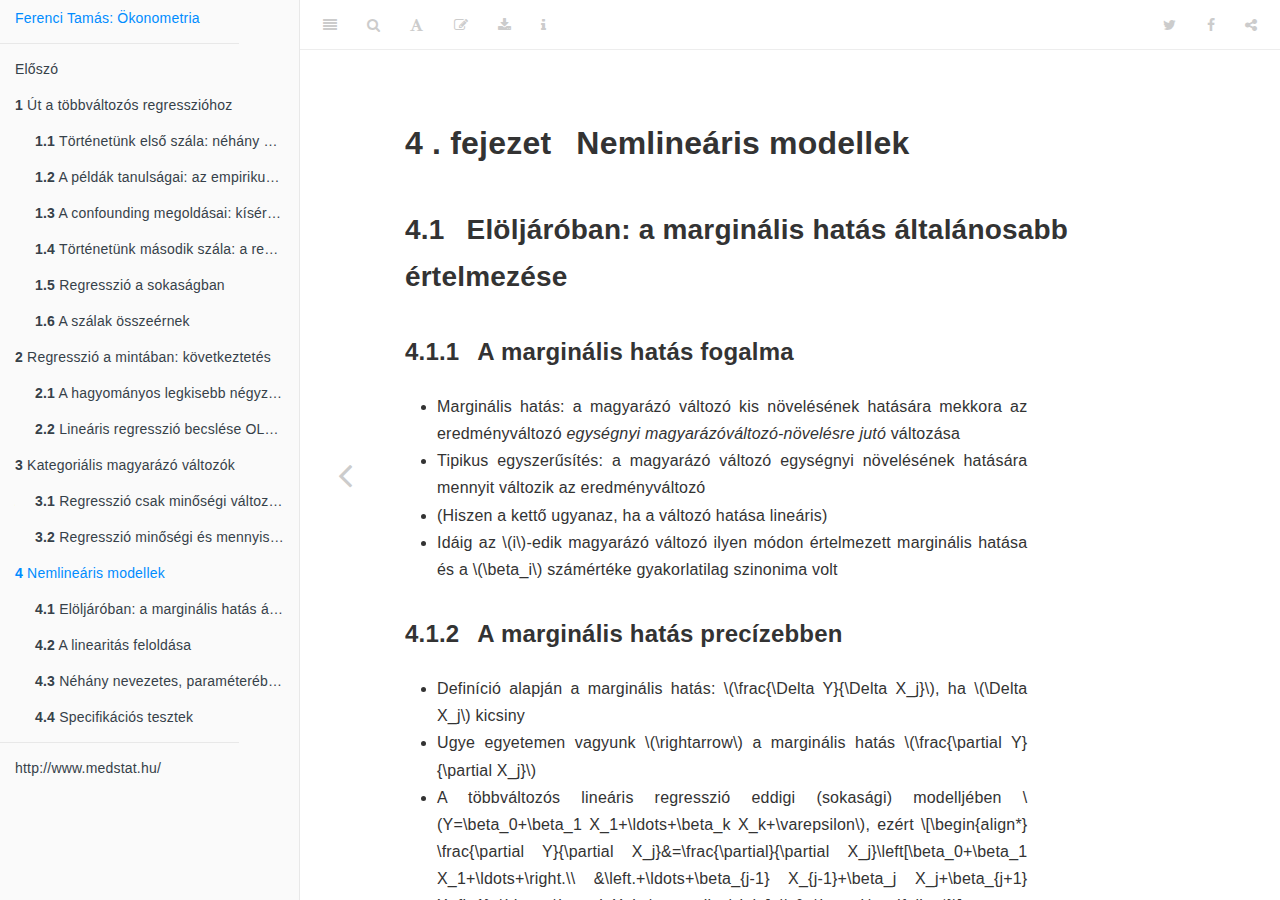
<file: docs/nemlineáris-modellek.html>
<!DOCTYPE html>
<html lang="hu" xml:lang="hu">
<head>

  <meta charset="utf-8" />
  <meta http-equiv="X-UA-Compatible" content="IE=edge" />
  <title>4 . fejezet Nemlineáris modellek | Ökonometria</title>
  <meta name="description" content="Az ökonometria a társadalmi-gazdasági jelenségek kvantitatív, empirikus vizsgálatának, modellezésének tudománya. A jegyzet ezt tárgyalja, kerülve a mély matematikai részleteket, a hangsúlyt inkább a módszerek sokféleségének bemutatására helyezve. A számításokat mindenhol R statisztikai környezet alatt szemlélti." />
  <meta name="generator" content="bookdown 0.21 and GitBook 2.6.7" />

  <meta property="og:title" content="4 . fejezet Nemlineáris modellek | Ökonometria" />
  <meta property="og:type" content="book" />
  <meta property="og:url" content="https://tamas-ferenci.github.io/FerenciTamas_Okonometria/" />
  <meta property="og:image" content="https://tamas-ferenci.github.io/FerenciTamas_Okonometria/FerenciTamas_Okonometria_cover.png" />
  <meta property="og:description" content="Az ökonometria a társadalmi-gazdasági jelenségek kvantitatív, empirikus vizsgálatának, modellezésének tudománya. A jegyzet ezt tárgyalja, kerülve a mély matematikai részleteket, a hangsúlyt inkább a módszerek sokféleségének bemutatására helyezve. A számításokat mindenhol R statisztikai környezet alatt szemlélti." />
  <meta name="github-repo" content="tamas-ferenci/FerenciTamas_Okonometria" />

  <meta name="twitter:card" content="summary" />
  <meta name="twitter:title" content="4 . fejezet Nemlineáris modellek | Ökonometria" />
  
  <meta name="twitter:description" content="Az ökonometria a társadalmi-gazdasági jelenségek kvantitatív, empirikus vizsgálatának, modellezésének tudománya. A jegyzet ezt tárgyalja, kerülve a mély matematikai részleteket, a hangsúlyt inkább a módszerek sokféleségének bemutatására helyezve. A számításokat mindenhol R statisztikai környezet alatt szemlélti." />
  <meta name="twitter:image" content="https://tamas-ferenci.github.io/FerenciTamas_Okonometria/FerenciTamas_Okonometria_cover.png" />

<meta name="author" content="Ferenci Tamás, " />



  <meta name="viewport" content="width=device-width, initial-scale=1" />
  <meta name="apple-mobile-web-app-capable" content="yes" />
  <meta name="apple-mobile-web-app-status-bar-style" content="black" />
  
  
<link rel="prev" href="kategoriális-magyarázó-változók.html"/>

<script src="libs/header-attrs-2.6/header-attrs.js"></script>
<script src="libs/jquery-2.2.3/jquery.min.js"></script>
<link href="libs/gitbook-2.6.7/css/style.css" rel="stylesheet" />
<link href="libs/gitbook-2.6.7/css/plugin-table.css" rel="stylesheet" />
<link href="libs/gitbook-2.6.7/css/plugin-bookdown.css" rel="stylesheet" />
<link href="libs/gitbook-2.6.7/css/plugin-highlight.css" rel="stylesheet" />
<link href="libs/gitbook-2.6.7/css/plugin-search.css" rel="stylesheet" />
<link href="libs/gitbook-2.6.7/css/plugin-fontsettings.css" rel="stylesheet" />
<link href="libs/gitbook-2.6.7/css/plugin-clipboard.css" rel="stylesheet" />









<!-- Global site tag (gtag.js) - Google Analytics -->
<script async src="https://www.googletagmanager.com/gtag/js?id=UA-19799395-2"></script>
<script>
  window.dataLayer = window.dataLayer || [];
  function gtag(){dataLayer.push(arguments);}
  gtag('js', new Date());

  gtag('config', 'UA-19799395-2');
</script>


<style type="text/css">
pre > code.sourceCode { white-space: pre; position: relative; }
pre > code.sourceCode > span { display: inline-block; line-height: 1.25; }
pre > code.sourceCode > span:empty { height: 1.2em; }
code.sourceCode > span { color: inherit; text-decoration: inherit; }
pre.sourceCode { margin: 0; }
@media screen {
div.sourceCode { overflow: auto; }
}
@media print {
pre > code.sourceCode { white-space: pre-wrap; }
pre > code.sourceCode > span { text-indent: -5em; padding-left: 5em; }
}
pre.numberSource code
  { counter-reset: source-line 0; }
pre.numberSource code > span
  { position: relative; left: -4em; counter-increment: source-line; }
pre.numberSource code > span > a:first-child::before
  { content: counter(source-line);
    position: relative; left: -1em; text-align: right; vertical-align: baseline;
    border: none; display: inline-block;
    -webkit-touch-callout: none; -webkit-user-select: none;
    -khtml-user-select: none; -moz-user-select: none;
    -ms-user-select: none; user-select: none;
    padding: 0 4px; width: 4em;
    color: #aaaaaa;
  }
pre.numberSource { margin-left: 3em; border-left: 1px solid #aaaaaa;  padding-left: 4px; }
div.sourceCode
  {   }
@media screen {
pre > code.sourceCode > span > a:first-child::before { text-decoration: underline; }
}
code span.al { color: #ff0000; font-weight: bold; } /* Alert */
code span.an { color: #60a0b0; font-weight: bold; font-style: italic; } /* Annotation */
code span.at { color: #7d9029; } /* Attribute */
code span.bn { color: #40a070; } /* BaseN */
code span.bu { } /* BuiltIn */
code span.cf { color: #007020; font-weight: bold; } /* ControlFlow */
code span.ch { color: #4070a0; } /* Char */
code span.cn { color: #880000; } /* Constant */
code span.co { color: #60a0b0; font-style: italic; } /* Comment */
code span.cv { color: #60a0b0; font-weight: bold; font-style: italic; } /* CommentVar */
code span.do { color: #ba2121; font-style: italic; } /* Documentation */
code span.dt { color: #902000; } /* DataType */
code span.dv { color: #40a070; } /* DecVal */
code span.er { color: #ff0000; font-weight: bold; } /* Error */
code span.ex { } /* Extension */
code span.fl { color: #40a070; } /* Float */
code span.fu { color: #06287e; } /* Function */
code span.im { } /* Import */
code span.in { color: #60a0b0; font-weight: bold; font-style: italic; } /* Information */
code span.kw { color: #007020; font-weight: bold; } /* Keyword */
code span.op { color: #666666; } /* Operator */
code span.ot { color: #007020; } /* Other */
code span.pp { color: #bc7a00; } /* Preprocessor */
code span.sc { color: #4070a0; } /* SpecialChar */
code span.ss { color: #bb6688; } /* SpecialString */
code span.st { color: #4070a0; } /* String */
code span.va { color: #19177c; } /* Variable */
code span.vs { color: #4070a0; } /* VerbatimString */
code span.wa { color: #60a0b0; font-weight: bold; font-style: italic; } /* Warning */
</style>

<link rel="stylesheet" href="style.css" type="text/css" />
</head>

<body>



  <div class="book without-animation with-summary font-size-2 font-family-1" data-basepath=".">

    <div class="book-summary">
      <nav role="navigation">

<ul class="summary">
<li><a href="./">Ferenci Tamás: Ökonometria</a></li>

<li class="divider"></li>
<li class="chapter" data-level="" data-path="index.html"><a href="index.html"><i class="fa fa-check"></i>Előszó</a></li>
<li class="chapter" data-level="1" data-path="út-a-többváltozós-regresszióhoz.html"><a href="út-a-többváltozós-regresszióhoz.html"><i class="fa fa-check"></i><b>1</b> Út a többváltozós regresszióhoz</a>
<ul>
<li class="chapter" data-level="1.1" data-path="út-a-többváltozós-regresszióhoz.html"><a href="út-a-többváltozós-regresszióhoz.html#történetünk-első-szála-néhány-motiváló-példa"><i class="fa fa-check"></i><b>1.1</b> Történetünk első szála: néhány motiváló példa</a>
<ul>
<li class="chapter" data-level="1.1.1" data-path="út-a-többváltozós-regresszióhoz.html"><a href="út-a-többváltozós-regresszióhoz.html#hogyan-hat-az-osztálylétszám-a-tanulók-teljesítményére"><i class="fa fa-check"></i><b>1.1.1</b> Hogyan hat az osztálylétszám a tanulók teljesítményére?</a></li>
<li class="chapter" data-level="1.1.2" data-path="út-a-többváltozós-regresszióhoz.html"><a href="út-a-többváltozós-regresszióhoz.html#csökkenti-e-a-korrupció-mértékét-a-nők-részvétele-a-politikában"><i class="fa fa-check"></i><b>1.1.2</b> Csökkenti-e a korrupció mértékét a nők részvétele a politikában?</a></li>
<li class="chapter" data-level="1.1.3" data-path="út-a-többváltozós-regresszióhoz.html"><a href="út-a-többváltozós-regresszióhoz.html#csalnak-e-az-orosz-választásokon"><i class="fa fa-check"></i><b>1.1.3</b> Csalnak-e az orosz választásokon?</a></li>
<li class="chapter" data-level="1.1.4" data-path="út-a-többváltozós-regresszióhoz.html"><a href="út-a-többváltozós-regresszióhoz.html#további-példák"><i class="fa fa-check"></i><b>1.1.4</b> További példák</a></li>
</ul></li>
<li class="chapter" data-level="1.2" data-path="út-a-többváltozós-regresszióhoz.html"><a href="út-a-többváltozós-regresszióhoz.html#a-példák-tanulságai-az-empirikus-adatok-elemzésének-legnagyobb-problémája"><i class="fa fa-check"></i><b>1.2</b> A példák tanulságai: az empirikus adatok elemzésének legnagyobb problémája</a></li>
<li class="chapter" data-level="1.3" data-path="út-a-többváltozós-regresszióhoz.html"><a href="út-a-többváltozós-regresszióhoz.html#a-confounding-megoldásai-kísérlet-és-megfigyelés"><i class="fa fa-check"></i><b>1.3</b> A confounding megoldásai: kísérlet és megfigyelés</a></li>
<li class="chapter" data-level="1.4" data-path="út-a-többváltozós-regresszióhoz.html"><a href="út-a-többváltozós-regresszióhoz.html#történetünk-második-szála-a-regressziós-modellek"><i class="fa fa-check"></i><b>1.4</b> Történetünk második szála: a regressziós modellek</a></li>
<li class="chapter" data-level="1.5" data-path="út-a-többváltozós-regresszióhoz.html"><a href="út-a-többváltozós-regresszióhoz.html#regresszió-a-sokaságban"><i class="fa fa-check"></i><b>1.5</b> Regresszió a sokaságban</a></li>
<li class="chapter" data-level="1.6" data-path="út-a-többváltozós-regresszióhoz.html"><a href="út-a-többváltozós-regresszióhoz.html#a-szálak-összeérnek"><i class="fa fa-check"></i><b>1.6</b> A szálak összeérnek</a></li>
</ul></li>
<li class="chapter" data-level="2" data-path="regresszió-a-mintában-következtetés.html"><a href="regresszió-a-mintában-következtetés.html"><i class="fa fa-check"></i><b>2</b> Regresszió a mintában: következtetés</a>
<ul>
<li class="chapter" data-level="2.1" data-path="regresszió-a-mintában-következtetés.html"><a href="regresszió-a-mintában-következtetés.html#a-hagyományos-legkisebb-négyzetek-ols-elve"><i class="fa fa-check"></i><b>2.1</b> A hagyományos legkisebb négyzetek (OLS) elve</a></li>
<li class="chapter" data-level="2.2" data-path="regresszió-a-mintában-következtetés.html"><a href="regresszió-a-mintában-következtetés.html#lineáris-regresszió-becslése-ols-elven"><i class="fa fa-check"></i><b>2.2</b> Lineáris regresszió becslése OLS-elven</a></li>
</ul></li>
<li class="chapter" data-level="3" data-path="kategoriális-magyarázó-változók.html"><a href="kategoriális-magyarázó-változók.html"><i class="fa fa-check"></i><b>3</b> Kategoriális magyarázó változók</a>
<ul>
<li class="chapter" data-level="3.1" data-path="kategoriális-magyarázó-változók.html"><a href="kategoriális-magyarázó-változók.html#regresszió-csak-minőségi-változóval-anova"><i class="fa fa-check"></i><b>3.1</b> Regresszió csak minőségi változóval (ANOVA)</a>
<ul>
<li class="chapter" data-level="3.1.1" data-path="kategoriális-magyarázó-változók.html"><a href="kategoriális-magyarázó-változók.html#minőségi-változók-a-regresszióban"><i class="fa fa-check"></i><b>3.1.1</b> Minőségi változók a regresszióban</a></li>
<li class="chapter" data-level="3.1.2" data-path="kategoriális-magyarázó-változók.html"><a href="kategoriális-magyarázó-változók.html#dummy-változó-fogalma"><i class="fa fa-check"></i><b>3.1.2</b> Dummy változó fogalma</a></li>
<li class="chapter" data-level="3.1.3" data-path="kategoriális-magyarázó-változók.html"><a href="kategoriális-magyarázó-változók.html#kódolás"><i class="fa fa-check"></i><b>3.1.3</b> Kódolás</a></li>
<li class="chapter" data-level="3.1.4" data-path="kategoriális-magyarázó-változók.html"><a href="kategoriális-magyarázó-változók.html#referencia-kódolás"><i class="fa fa-check"></i><b>3.1.4</b> Referencia-kódolás</a></li>
<li class="chapter" data-level="3.1.5" data-path="kategoriális-magyarázó-változók.html"><a href="kategoriális-magyarázó-változók.html#dummy-változó-csapda"><i class="fa fa-check"></i><b>3.1.5</b> Dummy változó csapda</a></li>
<li class="chapter" data-level="3.1.6" data-path="kategoriális-magyarázó-változók.html"><a href="kategoriális-magyarázó-változók.html#triviális-kódolás-konstans-nélkül"><i class="fa fa-check"></i><b>3.1.6</b> Triviális kódolás konstans nélkül</a></li>
<li class="chapter" data-level="3.1.7" data-path="kategoriális-magyarázó-változók.html"><a href="kategoriális-magyarázó-változók.html#referencia-kódolás-konstanssal"><i class="fa fa-check"></i><b>3.1.7</b> Referencia-kódolás konstanssal</a></li>
<li class="chapter" data-level="3.1.8" data-path="kategoriális-magyarázó-változók.html"><a href="kategoriális-magyarázó-változók.html#együtthatók-értelmezése-referencia-kódolásnál"><i class="fa fa-check"></i><b>3.1.8</b> Együtthatók értelmezése referencia-kódolásnál</a></li>
<li class="chapter" data-level="3.1.9" data-path="kategoriális-magyarázó-változók.html"><a href="kategoriális-magyarázó-változók.html#fontos-hipotézisvizsgálatok"><i class="fa fa-check"></i><b>3.1.9</b> Fontos hipotézisvizsgálatok</a></li>
<li class="chapter" data-level="3.1.10" data-path="kategoriális-magyarázó-változók.html"><a href="kategoriális-magyarázó-változók.html#egynél-több-kategoriális-magyarázó-változó"><i class="fa fa-check"></i><b>3.1.10</b> Egynél több kategoriális magyarázó változó</a></li>
</ul></li>
<li class="chapter" data-level="3.2" data-path="kategoriális-magyarázó-változók.html"><a href="kategoriális-magyarázó-változók.html#regresszió-minőségi-és-mennyiségi-magyarázó-változóval-ancova"><i class="fa fa-check"></i><b>3.2</b> Regresszió minőségi és mennyiségi magyarázó változóval (ANCOVA)</a>
<ul>
<li class="chapter" data-level="3.2.1" data-path="kategoriális-magyarázó-változók.html"><a href="kategoriális-magyarázó-változók.html#dummyzás-folytonos-magyarázó-változó-jelenléte-mellett"><i class="fa fa-check"></i><b>3.2.1</b> Dummyzás folytonos magyarázó változó jelenléte mellett}</a></li>
<li class="chapter" data-level="3.2.2" data-path="kategoriális-magyarázó-változók.html"><a href="kategoriális-magyarázó-változók.html#eltérő-tengelymetszet"><i class="fa fa-check"></i><b>3.2.2</b> Eltérő tengelymetszet</a></li>
<li class="chapter" data-level="3.2.3" data-path="kategoriális-magyarázó-változók.html"><a href="kategoriális-magyarázó-változók.html#eltérő-meredekség"><i class="fa fa-check"></i><b>3.2.3</b> Eltérő meredekség</a></li>
<li class="chapter" data-level="3.2.4" data-path="kategoriális-magyarázó-változók.html"><a href="kategoriális-magyarázó-változók.html#eltérő-tengelymetszet-és-meredekség"><i class="fa fa-check"></i><b>3.2.4</b> Eltérő tengelymetszet és meredekség</a></li>
<li class="chapter" data-level="3.2.5" data-path="kategoriális-magyarázó-változók.html"><a href="kategoriális-magyarázó-változók.html#eltérő-tengelymetszet-és-meredekség-1"><i class="fa fa-check"></i><b>3.2.5</b> Eltérő tengelymetszet és meredekség</a></li>
<li class="chapter" data-level="3.2.6" data-path="kategoriális-magyarázó-változók.html"><a href="kategoriális-magyarázó-változók.html#hipotézisvizsgálat-a-dummyzott-modellben"><i class="fa fa-check"></i><b>3.2.6</b> Hipotézisvizsgálat a dummyzott modellben</a></li>
<li class="chapter" data-level="3.2.7" data-path="kategoriális-magyarázó-változók.html"><a href="kategoriális-magyarázó-változók.html#kontraszt-kódolás"><i class="fa fa-check"></i><b>3.2.7</b> Kontraszt-kódolás</a></li>
<li class="chapter" data-level="3.2.8" data-path="kategoriális-magyarázó-változók.html"><a href="kategoriális-magyarázó-változók.html#egy-terminológiai-megjegyzés"><i class="fa fa-check"></i><b>3.2.8</b> Egy terminológiai megjegyzés</a></li>
</ul></li>
</ul></li>
<li class="chapter" data-level="4" data-path="nemlineáris-modellek.html"><a href="nemlineáris-modellek.html"><i class="fa fa-check"></i><b>4</b> Nemlineáris modellek</a>
<ul>
<li class="chapter" data-level="4.1" data-path="nemlineáris-modellek.html"><a href="nemlineáris-modellek.html#elöljáróban-a-marginális-hatás-általánosabb-értelmezése"><i class="fa fa-check"></i><b>4.1</b> Elöljáróban: a marginális hatás általánosabb értelmezése</a>
<ul>
<li class="chapter" data-level="4.1.1" data-path="nemlineáris-modellek.html"><a href="nemlineáris-modellek.html#a-marginális-hatás-fogalma"><i class="fa fa-check"></i><b>4.1.1</b> A marginális hatás fogalma</a></li>
<li class="chapter" data-level="4.1.2" data-path="nemlineáris-modellek.html"><a href="nemlineáris-modellek.html#a-marginális-hatás-precízebben"><i class="fa fa-check"></i><b>4.1.2</b> A marginális hatás precízebben</a></li>
</ul></li>
<li class="chapter" data-level="4.2" data-path="nemlineáris-modellek.html"><a href="nemlineáris-modellek.html#a-linearitás-feloldása"><i class="fa fa-check"></i><b>4.2</b> A linearitás feloldása</a>
<ul>
<li class="chapter" data-level="4.2.1" data-path="nemlineáris-modellek.html"><a href="nemlineáris-modellek.html#emlékeztetőül-a-linearitás-következményei"><i class="fa fa-check"></i><b>4.2.1</b> Emlékeztetőül: a linearitás következményei</a></li>
<li class="chapter" data-level="4.2.2" data-path="nemlineáris-modellek.html"><a href="nemlineáris-modellek.html#az-additivitás-feloldása-az-interakció"><i class="fa fa-check"></i><b>4.2.2</b> Az additivitás feloldása: az interakció</a></li>
<li class="chapter" data-level="4.2.3" data-path="nemlineáris-modellek.html"><a href="nemlineáris-modellek.html#a-marginális-hatás-interakciók-esetén"><i class="fa fa-check"></i><b>4.2.3</b> A marginális hatás interakciók esetén</a></li>
<li class="chapter" data-level="4.2.4" data-path="nemlineáris-modellek.html"><a href="nemlineáris-modellek.html#a-változónkénti-linearitás-feloldása-egy-motiváló-példa"><i class="fa fa-check"></i><b>4.2.4</b> A változónkénti linearitás feloldása: egy motiváló példa</a></li>
<li class="chapter" data-level="4.2.5" data-path="nemlineáris-modellek.html"><a href="nemlineáris-modellek.html#a-változónkénti-linearitás-feloldása-egy-motiváló-példa-1"><i class="fa fa-check"></i><b>4.2.5</b> A változónkénti linearitás feloldása: egy motiváló példa</a></li>
<li class="chapter" data-level="4.2.6" data-path="nemlineáris-modellek.html"><a href="nemlineáris-modellek.html#linearitás-mint-közelítés"><i class="fa fa-check"></i><b>4.2.6</b> Linearitás, mint közelítés</a></li>
<li class="chapter" data-level="4.2.7" data-path="nemlineáris-modellek.html"><a href="nemlineáris-modellek.html#érvényességi-határok"><i class="fa fa-check"></i><b>4.2.7</b> Érvényességi határok</a></li>
<li class="chapter" data-level="4.2.8" data-path="nemlineáris-modellek.html"><a href="nemlineáris-modellek.html#nemlinearitás-fajtái"><i class="fa fa-check"></i><b>4.2.8</b> Nemlinearitás fajtái</a></li>
<li class="chapter" data-level="4.2.9" data-path="nemlineáris-modellek.html"><a href="nemlineáris-modellek.html#változójában-nemlineáris-modell"><i class="fa fa-check"></i><b>4.2.9</b> Változójában nemlineáris modell</a></li>
<li class="chapter" data-level="4.2.10" data-path="nemlineáris-modellek.html"><a href="nemlineáris-modellek.html#paramétereiben-nemlineáris-modell"><i class="fa fa-check"></i><b>4.2.10</b> Paramétereiben nemlineáris modell</a></li>
<li class="chapter" data-level="4.2.11" data-path="nemlineáris-modellek.html"><a href="nemlineáris-modellek.html#interakció-és-kvadratikus-hatás-revisited"><i class="fa fa-check"></i><b>4.2.11</b> Interakció és kvadratikus hatás revisited</a></li>
<li class="chapter" data-level="4.2.12" data-path="nemlineáris-modellek.html"><a href="nemlineáris-modellek.html#nemlinearitás-kezelése-nls"><i class="fa fa-check"></i><b>4.2.12</b> Nemlinearitás kezelése: NLS</a></li>
<li class="chapter" data-level="4.2.13" data-path="nemlineáris-modellek.html"><a href="nemlineáris-modellek.html#nemlinearitás-kezelése-algebrai-linearizáció"><i class="fa fa-check"></i><b>4.2.13</b> Nemlinearitás kezelése: algebrai linearizáció</a></li>
</ul></li>
<li class="chapter" data-level="4.3" data-path="nemlineáris-modellek.html"><a href="nemlineáris-modellek.html#néhány-nevezetes-paraméterében-nemlineáris-modell"><i class="fa fa-check"></i><b>4.3</b> Néhány nevezetes, paraméterében nemlineáris modell</a>
<ul>
<li class="chapter" data-level="4.3.1" data-path="nemlineáris-modellek.html"><a href="nemlineáris-modellek.html#log-log-modell"><i class="fa fa-check"></i><b>4.3.1</b> Log-log modell</a></li>
<li class="chapter" data-level="4.3.2" data-path="nemlineáris-modellek.html"><a href="nemlineáris-modellek.html#log-lin-modell"><i class="fa fa-check"></i><b>4.3.2</b> Log-lin modell</a></li>
<li class="chapter" data-level="4.3.3" data-path="nemlineáris-modellek.html"><a href="nemlineáris-modellek.html#lin-log-modell-kakukktojás"><i class="fa fa-check"></i><b>4.3.3</b> Lin-log modell – kakukktojás!</a></li>
<li class="chapter" data-level="4.3.4" data-path="nemlineáris-modellek.html"><a href="nemlineáris-modellek.html#reciprok-modell-kakukktojás"><i class="fa fa-check"></i><b>4.3.4</b> Reciprok modell – kakukktojás</a></li>
<li class="chapter" data-level="4.3.5" data-path="nemlineáris-modellek.html"><a href="nemlineáris-modellek.html#egy-komplex-példa-vegyes-modellre"><i class="fa fa-check"></i><b>4.3.5</b> Egy komplex példa vegyes modellre</a></li>
</ul></li>
<li class="chapter" data-level="4.4" data-path="nemlineáris-modellek.html"><a href="nemlineáris-modellek.html#specifikációs-tesztek"><i class="fa fa-check"></i><b>4.4</b> Specifikációs tesztek</a>
<ul>
<li class="chapter" data-level="4.4.1" data-path="nemlineáris-modellek.html"><a href="nemlineáris-modellek.html#a-specifikációs-tesztek"><i class="fa fa-check"></i><b>4.4.1</b> A specifikációs tesztek</a></li>
<li class="chapter" data-level="4.4.2" data-path="nemlineáris-modellek.html"><a href="nemlineáris-modellek.html#egy-egyszerű-specifikációs-teszt"><i class="fa fa-check"></i><b>4.4.2</b> Egy egyszerű specifikációs teszt</a></li>
<li class="chapter" data-level="4.4.3" data-path="nemlineáris-modellek.html"><a href="nemlineáris-modellek.html#ramsey-reset-je"><i class="fa fa-check"></i><b>4.4.3</b> Ramsey RESET-je</a></li>
</ul></li>
</ul></li>
<li class="divider"></li>
<li><a href="http://www.medstat.hu/" target="blank">http://www.medstat.hu/</a></li>

</ul>

      </nav>
    </div>

    <div class="book-body">
      <div class="body-inner">
        <div class="book-header" role="navigation">
          <h1>
            <i class="fa fa-circle-o-notch fa-spin"></i><a href="./">Ökonometria</a>
          </h1>
        </div>

        <div class="page-wrapper" tabindex="-1" role="main">
          <div class="page-inner">

            <section class="normal" id="section-">
<div id="nemlineáris-modellek" class="section level1" number="4">
<h1><span class="header-section-number">4 . fejezet</span> Nemlineáris modellek</h1>
<div id="elöljáróban-a-marginális-hatás-általánosabb-értelmezése" class="section level2" number="4.1">
<h2><span class="header-section-number">4.1</span> Elöljáróban: a marginális hatás általánosabb értelmezése</h2>
<div id="a-marginális-hatás-fogalma" class="section level3" number="4.1.1">
<h3><span class="header-section-number">4.1.1</span> A marginális hatás fogalma</h3>
<ul>
<li>Marginális hatás: a magyarázó változó kis növelésének hatására mekkora az eredményváltozó <em>egységnyi magyarázóváltozó-növelésre jutó</em> változása</li>
<li>Tipikus egyszerűsítés: a magyarázó változó egységnyi növelésének hatására mennyit változik az eredményváltozó</li>
<li>(Hiszen a kettő ugyanaz, ha a változó hatása lineáris)</li>
<li>Idáig az <span class="math inline">\(i\)</span>-edik magyarázó változó ilyen módon értelmezett marginális hatása és a <span class="math inline">\(\beta_i\)</span> számértéke gyakorlatilag szinonima volt</li>
</ul>
</div>
<div id="a-marginális-hatás-precízebben" class="section level3" number="4.1.2">
<h3><span class="header-section-number">4.1.2</span> A marginális hatás precízebben</h3>
<ul>
<li>Definíció alapján a marginális hatás: <span class="math inline">\(\frac{\Delta Y}{\Delta X_j}\)</span>, ha <span class="math inline">\(\Delta X_j\)</span> kicsiny</li>
<li>Ugye egyetemen vagyunk <span class="math inline">\(\rightarrow\)</span> a marginális hatás <span class="math inline">\(\frac{\partial Y}{\partial X_j}\)</span></li>
<li>A többváltozós lineáris regresszió eddigi (sokasági) modelljében <span class="math inline">\(Y=\beta_0+\beta_1 X_1+\ldots+\beta_k X_k+\varepsilon\)</span>, ezért
<span class="math display">\[\begin{align*}
      \frac{\partial Y}{\partial X_j}&amp;=\frac{\partial}{\partial X_j}\left[\beta_0+\beta_1 X_1+\ldots+\right.\\
      &amp;\left.+\ldots+\beta_{j-1} X_{j-1}+\beta_j X_j+\beta_{j+1} X_{j+1}+\ldots +\beta_k X_k+\varepsilon\right]=\\
      &amp;=\beta_j
  \end{align*}\]</span></li>
<li>hát ezért tekinthettük eddig a marginális hatást és a becsült regressziós koefficienst szinonimának!</li>
</ul>
</div>
</div>
<div id="a-linearitás-feloldása" class="section level2" number="4.2">
<h2><span class="header-section-number">4.2</span> A linearitás feloldása</h2>
<div id="emlékeztetőül-a-linearitás-következményei" class="section level3" number="4.2.1">
<h3><span class="header-section-number">4.2.1</span> Emlékeztetőül: a linearitás következményei</h3>
<ul>
<li>A linearitás két dolgot vont maga után:</li>
<li>E kettőt fogjuk most feloldani</li>
</ul>
</div>
<div id="az-additivitás-feloldása-az-interakció" class="section level3" number="4.2.2">
<h3><span class="header-section-number">4.2.2</span> Az additivitás feloldása: az interakció</h3>
<ul>
<li>Eddigi modellünkben a marginális hatások a többi változó szintjétől függetlenül állandóak voltak</li>
<li>Például: 1 Ft pluszjövedelem taglétszámtól függetlenül azonos többletkiadást jelent?</li>
<li>Ha nem, akkor azt mondjuk, hogy a két változó között  van: az egyik marginális hatásának  befolyásolja a másik </li>
<li>A kapcsolat tehát marginális hatás és szint között van (nem marginális hatás és marginális hatás vagy szint és szint között!)</li>
<li>Kézenfekvő indulás: az egyik változó szintje  hasson a másik marginális hatására; sokaságban felírva:
<span class="math display">\[
  \left(\beta_J+\beta_{JT} \mathrm{Tag}\right) \mathrm{Jov},
\]</span>
ahol <span class="math inline">\(\beta_{JT}\)</span> az interakció hatását kifejező (lineáris) együttható</li>
<li>Helyezzük ezt be a (sokasági) regresszióba:
<span class="math display">\[
  Y=\beta_0+\left(\beta_J+\beta_{JT} \mathrm{Tag}\right) \mathrm{Jov} + \beta_T \mathrm{Tag}+\varepsilon,
\]</span>
azonban felbontva a zárójelet:
<span class="math display">\[\begin{align*}
  Y&amp;=\beta_0+\beta_J \mathrm{Jov}+\beta_{JT} \mathrm{Tag} \cdot \mathrm{Jov} + \beta_T \mathrm{Tag}+\varepsilon =\\
  &amp;=\beta_0 + \beta_J \mathrm{Jov}+ \left(\beta_T + \beta_{JT} \mathrm{Jov}\right) \mathrm{Tag}+\varepsilon
\end{align*}\]</span></li>
<li>Tehát az interakció , automatikusan ,,szimmetrikus’’: ha az egyik változó szintje hat a másik marginális hatására akkor szükségképp fordítva is: a másik szintje is hatni fog az előbbi marginális hatására</li>
<li>Azaz ,,egyszerre’’ lesz igaz, hogy <span class="math inline">\(\left(\beta_J+\beta_{JT} \mathrm{Tag}\right) \mathrm{Jov}\)</span> és <span class="math inline">\(\left(\beta_T+\beta_{JT} \mathrm{Jov}\right) \mathrm{Tag}\)</span>: attól függően, hogy milyen szempontból nézzük (melyik marginális hatását vizsgáljuk, ezt még ld. később is)</li>
<li>A regresszióban így elég egyszerűen ennyit írni:
<span class="math display">\[
  \beta_T \mathrm{Tag} + \beta_J \mathrm{Jov} + \beta_{JT} \left(\mathrm{Jov} \cdot \mathrm{Tag}\right).
\]</span></li>
<li>mindkét – másik szintjétől függő – marginális hatás ebből kiadódik, függően attól, hogy hogyan bontjuk fel a zárójelet (melyik változót vizsgáljuk)</li>
<li>Ez a marginális hatás pontosabb értelmezése mellett még szebben látható</li>
</ul>
</div>
<div id="a-marginális-hatás-interakciók-esetén" class="section level3" number="4.2.3">
<h3><span class="header-section-number">4.2.3</span> A marginális hatás interakciók esetén</h3>
<ul>
<li>Ha interakció van, például a <span class="math inline">\(l\)</span>-edik és az <span class="math inline">\(m\)</span>-edik tag között, akkor az <span class="math inline">\(l\)</span>-edik marginális hatása:
<span class="math display">\[\begin{align*}
\frac{\partial Y}{\partial X_l}&amp;=\frac{\partial}{\partial X_l}\left[\beta_0+\beta_1 X_1+\ldots+\right.\\
&amp;\left.+\ldots+\beta_l X_l+\ldots+\beta_{m} X_m+\ldots+\beta_k X_k+\beta_{lm} X_l X_m+\varepsilon\right]=\\
&amp;=\beta_l+\beta_{lm} X_m
\end{align*}\]</span></li>
<li>Így precíz az előbbi állításunk arról, hogy ha az egyik szerint vizsgáljuk a marginális hatást, akkor az a másik szintjétől fog függeni (gondoljuk hozzá a másik szerinti deriválást is!)</li>
</ul>
</div>
<div id="a-változónkénti-linearitás-feloldása-egy-motiváló-példa" class="section level3" number="4.2.4">
<h3><span class="header-section-number">4.2.4</span> A változónkénti linearitás feloldása: egy motiváló példa</h3>
<ul>
<li>Már volt: mit jelent az, ha megsértjük a ,,marginális hatás nem függ attól, hogy a többi magyarázó változót milyen szinten rögzítjük’’ következményét a linearitásnak</li>
<li>És ha a ,,marginális hatás nem függ attól, hogy milyen szintről indulva növeljük a változót’’ következményt szeretnénk feloldani?</li>
<li>Például: 1 évvel idősebb életkor kiinduló életkortól függetlenül azonos kiadásváltozást jelent?</li>
<li>Használjunk a lineáris függvényforma helyett mást, például négyzeteset (parabolát):
<span class="math display">\[
  \frac{\partial}{\partial X_j}\left[\ldots+\beta_j X_j + \beta_{jj} X_j^2+\ldots\right]=\beta_j+2\beta_{jj} X_j
\]</span></li>
</ul>
</div>
<div id="a-változónkénti-linearitás-feloldása-egy-motiváló-példa-1" class="section level3" number="4.2.5">
<h3><span class="header-section-number">4.2.5</span> A változónkénti linearitás feloldása: egy motiváló példa</h3>
<p>Szemléletesen az egy magyarázó változós esetben:</p>
<p><img src="FerenciTamas_Okonometria_files/figure-html/unnamed-chunk-24-1.png" width="672" style="display: block; margin: auto;" /></p>
<p>Szélsőértékhely nyilvánvaló (első derivált előjelet vált): <span class="math inline">\(\beta_j+2\beta_{jj} X_j=0 \Rightarrow X_j=-\frac{\beta_j}{2\beta_{jj}}\)</span></p>
</div>
<div id="linearitás-mint-közelítés" class="section level3" number="4.2.6">
<h3><span class="header-section-number">4.2.6</span> Linearitás, mint közelítés</h3>
<ul>
<li>Az élet általában nemlineáris</li>
<li>Miért használunk mégis lineáris modelleket: mert sokszor nem térnek el (nagyon) a valóságtól, de mégis sokkal könnyebben kezelhetőek matematikailag</li>
<li>Ez tehát az esetek többségében egy közelítés</li>
<li>Mint ilyen: vizsgálni kell az érvényességi határokat</li>
<li>,,Munkaponti linearizálás’’</li>
</ul>
<p><img src="FerenciTamas_Okonometria_files/figure-html/unnamed-chunk-25-1.png" width="672" style="display: block; margin: auto;" /></p>
<p><img src="FerenciTamas_Okonometria_files/figure-html/unnamed-chunk-26-1.png" width="672" style="display: block; margin: auto;" /></p>
<p><img src="FerenciTamas_Okonometria_files/figure-html/unnamed-chunk-27-1.png" width="672" style="display: block; margin: auto;" /></p>
</div>
<div id="érvényességi-határok" class="section level3" number="4.2.7">
<h3><span class="header-section-number">4.2.7</span> Érvényességi határok</h3>
<ul>
<li>Az érvényességi határokat az eddig látott modellekben is érdemes végiggondolni</li>
<li>Azonnal kézenfekvő példa: a konstans (nagyon sok esetben)</li>
<li>De sok meredekségnél is megragadható ez (fogyasztási függvény példája)</li>
<li>Ez is egyfajta munkaponti linearizálás</li>
</ul>
</div>
<div id="nemlinearitás-fajtái" class="section level3" number="4.2.8">
<h3><span class="header-section-number">4.2.8</span> Nemlinearitás fajtái</h3>
<ul>
<li>Az <span class="math inline">\(\beta_1+\beta_2 X+\beta_3 X^2\)</span> egy nemlineáris kifejezés (matematikailag)</li>
<li>De figyelem: ennek ellenére minden további nélkül, tökéletesen kezelhető pusztán az eddig látott (lineáris!) eszköztárral, hiszen az OLS-nek mindegy, hogy a második magyarázó változó értékei történetesen épp az első négyzetei</li>
<li>(Egészen addig nincs baj, amíg a kapcsolat nem lineáris)</li>
<li>Nem úgy mint az <span class="math inline">\(\beta_1 X^{\beta_2}\)</span> <span class="math inline">\(\rightarrow\)</span> ez nem becsülhető OLS-sel</li>
<li>A megkülönböztetés végett az első esetet változójában, a másodikat paraméterében nemlineáris modellnek nevezzük</li>
<li>Mi van ,,nemlinearitást okozó pozícióban’’</li>
</ul>
</div>
<div id="változójában-nemlineáris-modell" class="section level3" number="4.2.9">
<h3><span class="header-section-number">4.2.9</span> Változójában nemlineáris modell</h3>
<ul>
<li>Jellemző: továbbra is fennáll a ,,változók konstansokkal szorozva majd összeadva’’ (tehát: lineáris kombinációs) struktúra</li>
<li>De elképzelhető, hogy egy változó egy ,,eredeti’’ változó transzformáltja</li>
<li>Itt szükségképp nemlineáris transzformációról beszélünk!</li>
<li>Vegyük észre, hogy az ,,eredeti’’ és ,,transzformált’’ közti megkülönböztetés teljesen mesterséges (csak mi tudjuk, hogy mi volt az adatbázisban bemenő adatként), az OLS-nek mindegy</li>
<li>Ide tartozik a kvadratikus hatás, általában az <span class="math inline">\(X^a\)</span> magyarázó változók, a <span class="math inline">\(\log_a X\)</span>, az <span class="math inline">\(a^X\)</span> stb., ahol <span class="math inline">\(a\)</span> konstans</li>
<li>Az előzőek miatt a becslés ugyanaz, egyedül az interpretálás igényel további tárgyalást</li>
</ul>
</div>
<div id="paramétereiben-nemlineáris-modell" class="section level3" number="4.2.10">
<h3><span class="header-section-number">4.2.10</span> Paramétereiben nemlineáris modell</h3>
<ul>
<li>Megsérti a lineáris kombináció struktúráját: paraméter nem csak szorzóként szerepel a regresszióban</li>
<li>Például <span class="math inline">\(X^{\beta}\)</span>, <span class="math inline">\(\log_{\beta} X\)</span> stb.</li>
<li>Ez már nem becsülhető OLS-sel: az eredmányváltozó nem állítható elő mátrixműveletekkel</li>
<li>Más módszert fogunk használni</li>
</ul>
</div>
<div id="interakció-és-kvadratikus-hatás-revisited" class="section level3" number="4.2.11">
<h3><span class="header-section-number">4.2.11</span> Interakció és kvadratikus hatás revisited</h3>
<ul>
<li>Az előzőek fényében nyilvánvaló: a kvadratikus hatás egyfajta (igen egyszerű) változójában nemlineáris modell</li>
<li>Az interakció szintén változóbeli nemlinearitás, de nem annyira kézenfekvő módon (mindenképp indokolt a külön tárgyalása)</li>
</ul>
</div>
<div id="nemlinearitás-kezelése-nls" class="section level3" number="4.2.12">
<h3><span class="header-section-number">4.2.12</span> Nemlinearitás kezelése: NLS</h3>
<ul>
<li>Vegyük észre, hogy a <span class="math inline">\(\min_{\boldsymbol{\beta}} ESS\)</span> célfüggvény akkor is tartható, ha nemlineáris modellt specifikálunk!</li>
<li>(Csak az ESS számításához szükséges <span class="math inline">\(\widehat{Y}\)</span>-ok másképp jönnek ki, de ez a fenti optimalizáció szempontjából )</li>
<li>Oldjuk meg ezt az optimalizációs feladatot!</li>
<li>Ez a nem-lineáris legkisebb négyzetek (NLS, non-linear least squares) módszere</li>
<li>Sajnos mondani könnyebb, mint a gyakorlatban kivitelezni; szemben a lineáris specifikációval, a kritériumfelület nem kvadratikus, emiatt nincs egyetlen művelettel megtalálható optimum</li>
<li>Van-e egyáltalán egyértelmű (globális) optimum? Mi van, ha több lokális optimum létezik?</li>
<li>Ettől el is tekintve, a konkrét optimalizáció számos gyakorlati problémát vethet fel, mivel valamilyen iteratív algoritmus kell</li>
<li>Több lehetőség van, különféle előnyökkel és hátrányokkal (Gauss–Newton keresés, Levenberg–Marquardt algoritmus, konjugált gradiens keresés stb.), de mind rengeteg numerikus kérdést vet fel:
<ul>
<li>Meg tudjuk találni az optimumot? Biztosan? (Lehet-e baj a konvergenciával? Mi legyen a konvergencia-kritérium?)</li>
<li>Mennyi idő alatt találjuk meg?</li>
<li>Milyen kezdőértékből induljunk? (Milyen a módszer numerikus stabilitása?)</li>
<li>stb. stb. stb.</li>
</ul></li>
</ul>
</div>
<div id="nemlinearitás-kezelése-algebrai-linearizáció" class="section level3" number="4.2.13">
<h3><span class="header-section-number">4.2.13</span> Nemlinearitás kezelése: algebrai linearizáció</h3>
<ul>
<li>Mi a fenti (mindig alkalmazható) módszerrel szemben egy másik (könnyebb, de nem mindig alkalmazható) módszert fogunk vizsgálni: algebrai linearizálás</li>
<li>Alkalmas transzformációval a nemlineáris problémát lineárissá alakítjuk, azt OLS-sel megoldjuk, majd a kapott eredményeket visszatranszformáljuk az eredeti transzformáció inverzével</li>
<li>Például: <span class="math inline">\(Y=\beta_1 X^{\beta_2} \varepsilon\)</span> paramétereiben nemlineáris </li>
<li> de mindkét oldal logaritmusát véve <span class="math inline">\(\log Y =\log \beta_1 + \beta_2 \log X + \varepsilon&#39;\)</span> már az!</li>
<li>Adatbázis logaritmálása, eredmények visszahatványozása</li>
<li>(Amint mondtuk, nem mindig alkalmazható, de azért nagyon sok, gyakorlatilag fontos esetben igen)</li>
<li>Természetesen itt is eltérő, specifikus értelmezések jelenthetnek meg</li>
</ul>
</div>
</div>
<div id="néhány-nevezetes-paraméterében-nemlineáris-modell" class="section level2" number="4.3">
<h2><span class="header-section-number">4.3</span> Néhány nevezetes, paraméterében nemlineáris modell</h2>
<div id="log-log-modell" class="section level3" number="4.3.1">
<h3><span class="header-section-number">4.3.1</span> Log-log modell</h3>
<ul>
<li>Például a Cobb-Douglas termelési modell:
<span class="math display">\[
  Y=\beta_1 L^{\beta_L} K^{\beta_K}\varepsilon,
\]</span>
ahol <span class="math inline">\(Y\)</span> a kibocsátás, <span class="math inline">\(L\)</span> a munka, <span class="math inline">\(K\)</span> a tőke (ill. általában a termelési tényezők) felhasználása</li>
<li>Elaszticitása:
<span class="math display">\[
  \mathrm{El}_L\left(L,K\right)=\frac{\frac{\dif Y}{Y}}{\frac{\dif L}{L}}=\od{Y}{L} \frac{L}{Y}=\beta_1 \beta_L L^{\beta_L-1} K^{\beta_K} \frac{L}{\beta_1 L^{\beta_L} K^{\beta_K}}=\beta_L
\]</span></li>
<li>Ezért nevezik  modellnek is</li>
<li>Kezelése linearizálással: mindkét oldalt logaritmáljuk
<span class="math display">\[
  \log Y = \log \beta_1 + \beta_L \log L + \beta_K \log K + \varepsilon&#39;
\]</span></li>
<li>Minden változót (eredmény és összes magyarázó is) logaritmálni kell</li>
<li>Innen a modell neve</li>
<li>Csak a konstans lesz logaritmálva, a többi koefficienst a transzformáció ellenére (ill. épp azért) közvetlenül kapjuk</li>
<li>Volumenhozadék (skálahozadék): <span class="math inline">\(\beta_K + \beta_L\)</span> viszonya 1-hez</li>
</ul>
</div>
<div id="log-lin-modell" class="section level3" number="4.3.2">
<h3><span class="header-section-number">4.3.2</span> Log-lin modell</h3>
<ul>
<li>Például a jövedelem alakulása:
<span class="math display">\[
  Y=e^{\beta_1 + \beta_2 X + \varepsilon}
\]</span></li>
<li>Linearizálás ismét mindkét oldal logaritmálásával:
<span class="math display">\[
  \log Y = \beta_1 + \beta_2 X + \varepsilon
\]</span></li>
<li>Elnevezés logikája így már látható: az eredményváltozó logaritmálva, de a magyarázó változók maradnak szintben</li>
<li>Növekedési ráta: <span class="math inline">\(e^{\beta_1 + \beta_2 \left(X+1\right) + u}=Ye^{\beta_2}\)</span>, pillanatnyi növekedési ütem: <span class="math inline">\(\beta_2=\od{\log Y}{X}=\frac{1}{Y} \od{Y}{X}\)</span></li>
<li>Elaszticitás: <span class="math inline">\(\mathrm{El}_X\left(X\right)=\od{Y}{X} \frac{X}{Y} = \beta_2 X\)</span>, tehát csak <span class="math inline">\(X\)</span>-től függ</li>
</ul>
</div>
<div id="lin-log-modell-kakukktojás" class="section level3" number="4.3.3">
<h3><span class="header-section-number">4.3.3</span> Lin-log modell – kakukktojás!</h3>
<ul>
<li>Az előzőek alapján már világos a jelentése (pl. terület és kínálati ár összefüggése):
<span class="math display">\[
  Y=\beta_1 + \beta_2 \log X + \varepsilon
\]</span></li>
<li>Miért kakukktojás?</li>
<li><span class="math inline">\(\beta_2\)</span> értelmezése:
<span class="math display">\[
  \od{Y}{X}=\frac{\beta_2}{X} \Rightarrow \beta_2=\frac{\dif Y}{\dif X / X}
\]</span></li>
<li>Elaszticitás:
<span class="math display">\[
  \mathrm{El}_X\left(X\right)=\frac{\beta_2}{X}\frac{X}{Y}=\frac{\beta_2}{Y},
\]</span>
tehát csak <span class="math inline">\(Y\)</span>-től függ (közvetlenül)</li>
</ul>
<p>A ,,közvetlenül’’ itt arra utal, hogy természetesen az <span class="math inline">\(Y\)</span> helyébe beírható lenne a – csak <span class="math inline">\(X\)</span>-eket tartalmazó – felírása.</p>
</div>
<div id="reciprok-modell-kakukktojás" class="section level3" number="4.3.4">
<h3><span class="header-section-number">4.3.4</span> Reciprok modell – kakukktojás</h3>
<ul>
<li>Például keresleti modell:
<span class="math display">\[
  Y=\beta_1 + \frac{\beta_2}{X}+\varepsilon
\]</span></li>
<li>Miért kakukktojás?</li>
<li>Aszimptotikusan: <span class="math inline">\(\lim_{X\rightarrow\infty} \mathbb{E}\left(Y\mid X\right) = \beta_1\)</span></li>
<li>Határkiadás: <span class="math inline">\(\od{Y}{X}=-\frac{\beta_2}{X^2}\)</span></li>
<li>Elaszticitás:
<span class="math display">\[
  \mathrm{El}_X\left(X\right)=-\frac{\beta_2}{X^2}\frac{X}{Y}=\frac{\beta_2}{XY}
\]</span></li>
<li>Paraméterek értelmezése, <span class="math inline">\(\beta_2\)</span> előjelének jelentősége az ,,aszimptotikus’’ viselkedés szempontjából: az élvezeti cikkek példája</li>
</ul>
</div>
<div id="egy-komplex-példa-vegyes-modellre" class="section level3" number="4.3.5">
<h3><span class="header-section-number">4.3.5</span> Egy komplex példa vegyes modellre</h3>
<ul>
<li>Tekintsük a következő kiadási modellt:
<span class="math display">\[
Y=\beta_1 e^{\beta_N N} J^{\beta_J+\beta_{JN} N} \varepsilon,
\]</span>
ahol <span class="math inline">\(Y\)</span> a kiadás, <span class="math inline">\(N\)</span> a nem (dummy, 1 ha férfi), <span class="math inline">\(J\)</span> a jövedelem</li>
<li>Alapvetően log-log jellegű (bár a <span class="math inline">\(\beta_N\)</span> felfogható exponenciálisként is), ráadásul még dummyzva is, hogy minden eltérő legyen nemenként (strukturális törés)</li>
<li>Ez utóbbi miatt mondhatjuk egyszerűen, hogy log-log jellegű</li>
<li>Linearizálás:
<span class="math display">\[
  \log Y = \log \beta_2 + \beta_N N + \beta_J J + \beta_{JN} \left(J\cdot N\right)+ \varepsilon&#39;
\]</span></li>
<li>Paraméterértelmezések:
<ul>
<li><span class="math inline">\(\beta_1\)</span> és <span class="math inline">\(\beta_N\)</span> <span class="math inline">\(\rightarrow\)</span> autonóm fogyasztás <em>mindkét</em> nemre teljesen külön (exponenciális jelleg ebben)
<ul>
<li>A jövedelemnél célszerű az elaszticitást megragadni (a log-log jelleg miatt), hiszen: <span class="math inline">\(El\left(Y,J\right)=\beta_J+\beta_{JN} N\)</span>, azaz az elaszticitás nemtől függő (avagy: mindkét nemre teljesen külön elaszticitás, referencia-kódolás jelleggel)</li>
</ul></li>
</ul></li>
</ul>
</div>
</div>
<div id="specifikációs-tesztek" class="section level2" number="4.4">
<h2><span class="header-section-number">4.4</span> Specifikációs tesztek</h2>
<div id="a-specifikációs-tesztek" class="section level3" number="4.4.1">
<h3><span class="header-section-number">4.4.1</span> A specifikációs tesztek</h3>
<ul>
<li>Itt már nagyon erősen felmerül a kérdés: hogyan dönthetek a különféle függvényformák között?</li>
<li>Ld. a termelési függvény példáját <span class="math inline">\(\rightarrow\)</span> megadható lineárisan és Cobb-Douglas jelleggel (eredmény nagyon nem mindegy)</li>
<li>Hogyan lehet  dönteni?</li>
<li>Az előző példára: BM-teszt, PE-teszt stb.</li>
<li>Általánosságban (nem csak log/lin kérdésekre, mint az előzőek): ún. specifikációs tesztek</li>
</ul>
</div>
<div id="egy-egyszerű-specifikációs-teszt" class="section level3" number="4.4.2">
<h3><span class="header-section-number">4.4.2</span> Egy egyszerű specifikációs teszt</h3>
<ul>
<li>Egy egyszerű ötlet: adjuk hozzá a magyarázó változókhoz a magyarázó változók valamilyen nemlineáris transzformáltját (tipikusan négyzeteiket vagy logaritmusaikat)</li>
<li>és nézzük meg, hogy  szignifikánsak-e!</li>
<li>Ha igen, az specifikációs hibára utal</li>
<li>(Tehát figyelem, ezt alapvetően nem arra használjuk, hogy arra következtessünk, hogy egy adott konkrét változó négyzetét vagy logaritmusát hozzá kell-e adni a függvényformához, hanem összességében nézzük őket, specifikációs tesztként)</li>
<li>Hátrány: sok szabadságfokot használ el, és csak elég speciális alakú nemlinearitásokkal tesztel</li>
</ul>
</div>
<div id="ramsey-reset-je" class="section level3" number="4.4.3">
<h3><span class="header-section-number">4.4.3</span> Ramsey RESET-je</h3>
<ul>
<li>A modellspecifikáció  tesztje; emiatt előnye: nem egy adott specifikációs kérdésre keres választ, hanem általában vizsgálja, hogy a specifikáció jó-e; hátránya, hogy ha nemleges választ ad, nem derül ki, hogy pontosan mi a specifikáció baja</li>
<li>Trükk: új regressziót becsül, melynek eredményváltozója ugyanaz, de a magyarázó változókhoz hozzáadja az eredeti regresszió becsült eredményváltozójának magasabb hatványait (<span class="math inline">\(\widehat{Y}^3\)</span>-ig néha <span class="math inline">\(\widehat{Y}^4\)</span>-ig is):
<span class="math display">\[
  Y = \beta_0&#39;+\beta_1&#39; X_1 + \beta_2&#39; X_2 + \ldots + \beta_k&#39; X_k + \gamma_1 \widehat{Y}^2 + \gamma_2 \widehat{Y}^3 + \varepsilon&#39;
\]</span></li>
<li>Amit tesztelni kell az előzőhöz hasonlóan: <span class="math inline">\(H_0: \gamma_1 = \gamma_2 = 0\)</span> (<span class="math inline">\(F\)</span>-próba és LM-próba is van, heteroszkedaszticitásra is robusztussá tehető)</li>
<li>Ilyen módon takarékos a szabadsági fokokkal, csak 2-3-at használ el (a fenti trükkel ,,összesűríti’’ a magyarázó változókat), ráadásul általánosabb alakú nemlinearitások is beleférnek ebbe, mint a csak négyzetekkel/logaritmusokkal tesztelés</li>
<li>Specifikációs teszt, tehát kihagyott változó detektálására általában nem alkalmas</li>
</ul>

</div>
</div>
</div>
















<!-- Default Statcounter code for Physcon Research
http://research.physcon.uni-obuda.hu/ -->
<script type="text/javascript">
var sc_project=11601191; 
var sc_invisible=1; 
var sc_security="5a06c22d"; 
</script>
<script type="text/javascript"
src="https://www.statcounter.com/counter/counter.js"
async></script>
<noscript><div class="statcounter"><a title="ingyen
webstatisztika" href="https://www.statcounter.hu/"
target="_blank"><img class="statcounter"
src="https://c.statcounter.com/11601191/0/5a06c22d/1/"
alt="ingyen webstatisztika"></a></div></noscript>
<!-- End of Statcounter Code -->
            </section>

          </div>
        </div>
      </div>
<a href="kategoriális-magyarázó-változók.html" class="navigation navigation-prev navigation-unique" aria-label="Previous page"><i class="fa fa-angle-left"></i></a>

    </div>
  </div>
<script src="libs/gitbook-2.6.7/js/app.min.js"></script>
<script src="libs/gitbook-2.6.7/js/lunr.js"></script>
<script src="libs/gitbook-2.6.7/js/clipboard.min.js"></script>
<script src="libs/gitbook-2.6.7/js/plugin-search.js"></script>
<script src="libs/gitbook-2.6.7/js/plugin-sharing.js"></script>
<script src="libs/gitbook-2.6.7/js/plugin-fontsettings.js"></script>
<script src="libs/gitbook-2.6.7/js/plugin-bookdown.js"></script>
<script src="libs/gitbook-2.6.7/js/jquery.highlight.js"></script>
<script src="libs/gitbook-2.6.7/js/plugin-clipboard.js"></script>
<script>
gitbook.require(["gitbook"], function(gitbook) {
gitbook.start({
"sharing": {
"github": false,
"facebook": true,
"twitter": true,
"linkedin": false,
"weibo": false,
"instapaper": false,
"vk": false,
"all": ["facebook", "twitter", "linkedin", "weibo", "instapaper"]
},
"fontsettings": {
"theme": "white",
"family": "sans",
"size": 2
},
"edit": {
"link": "https://github.com/tamas-ferenci/FerenciTamas_Okonometria/edit/master/04-nemlinearismodellek.Rmd",
"text": "Szerkesztés"
},
"history": {
"link": null,
"text": null
},
"view": {
"link": null,
"text": null
},
"download": ["FerenciTamas_Okonometria.pdf", "FerenciTamas_Okonometria.epub"],
"toc": {
"collapse": "subsection"
}
});
});
</script>

<!-- dynamically load mathjax for compatibility with self-contained -->
<script>
  (function () {
    var script = document.createElement("script");
    script.type = "text/javascript";
    var src = "true";
    if (src === "" || src === "true") src = "https://mathjax.rstudio.com/latest/MathJax.js?config=TeX-MML-AM_CHTML";
    if (location.protocol !== "file:")
      if (/^https?:/.test(src))
        src = src.replace(/^https?:/, '');
    script.src = src;
    document.getElementsByTagName("head")[0].appendChild(script);
  })();
</script>
</body>

</html>
</file>
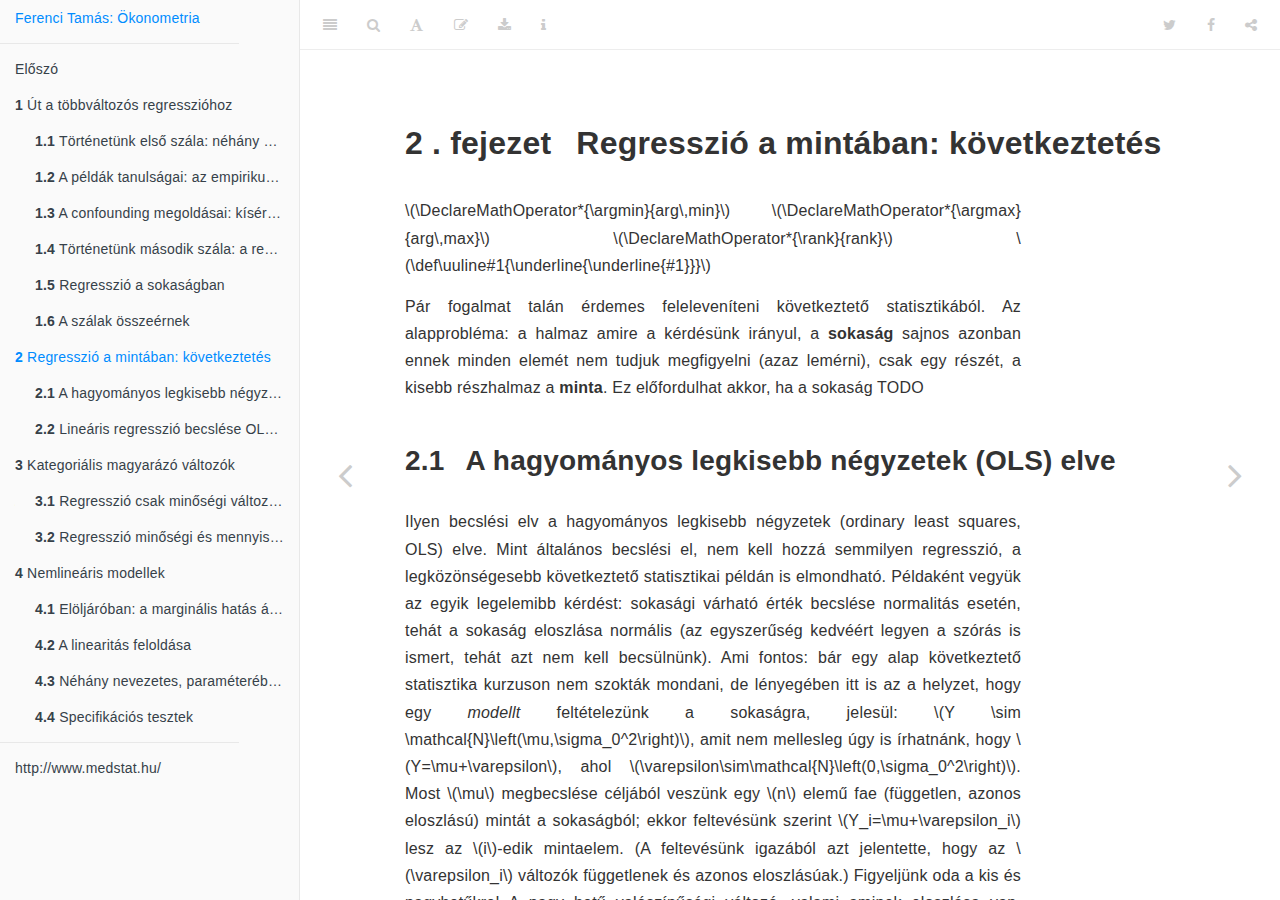
<file: docs/regresszió-a-mintában-következtetés.html>
<!DOCTYPE html>
<html lang="hu" xml:lang="hu">
<head>

  <meta charset="utf-8" />
  <meta http-equiv="X-UA-Compatible" content="IE=edge" />
  <title>2 . fejezet Regresszió a mintában: következtetés | Ökonometria</title>
  <meta name="description" content="Az ökonometria a társadalmi-gazdasági jelenségek kvantitatív, empirikus vizsgálatának, modellezésének tudománya. A jegyzet ezt tárgyalja, kerülve a mély matematikai részleteket, a hangsúlyt inkább a módszerek sokféleségének bemutatására helyezve. A számításokat mindenhol R statisztikai környezet alatt szemlélti." />
  <meta name="generator" content="bookdown 0.21 and GitBook 2.6.7" />

  <meta property="og:title" content="2 . fejezet Regresszió a mintában: következtetés | Ökonometria" />
  <meta property="og:type" content="book" />
  <meta property="og:url" content="https://tamas-ferenci.github.io/FerenciTamas_Okonometria/" />
  <meta property="og:image" content="https://tamas-ferenci.github.io/FerenciTamas_Okonometria/FerenciTamas_Okonometria_cover.png" />
  <meta property="og:description" content="Az ökonometria a társadalmi-gazdasági jelenségek kvantitatív, empirikus vizsgálatának, modellezésének tudománya. A jegyzet ezt tárgyalja, kerülve a mély matematikai részleteket, a hangsúlyt inkább a módszerek sokféleségének bemutatására helyezve. A számításokat mindenhol R statisztikai környezet alatt szemlélti." />
  <meta name="github-repo" content="tamas-ferenci/FerenciTamas_Okonometria" />

  <meta name="twitter:card" content="summary" />
  <meta name="twitter:title" content="2 . fejezet Regresszió a mintában: következtetés | Ökonometria" />
  
  <meta name="twitter:description" content="Az ökonometria a társadalmi-gazdasági jelenségek kvantitatív, empirikus vizsgálatának, modellezésének tudománya. A jegyzet ezt tárgyalja, kerülve a mély matematikai részleteket, a hangsúlyt inkább a módszerek sokféleségének bemutatására helyezve. A számításokat mindenhol R statisztikai környezet alatt szemlélti." />
  <meta name="twitter:image" content="https://tamas-ferenci.github.io/FerenciTamas_Okonometria/FerenciTamas_Okonometria_cover.png" />

<meta name="author" content="Ferenci Tamás, " />



  <meta name="viewport" content="width=device-width, initial-scale=1" />
  <meta name="apple-mobile-web-app-capable" content="yes" />
  <meta name="apple-mobile-web-app-status-bar-style" content="black" />
  
  
<link rel="prev" href="út-a-többváltozós-regresszióhoz.html"/>
<link rel="next" href="kategoriális-magyarázó-változók.html"/>
<script src="libs/header-attrs-2.6/header-attrs.js"></script>
<script src="libs/jquery-2.2.3/jquery.min.js"></script>
<link href="libs/gitbook-2.6.7/css/style.css" rel="stylesheet" />
<link href="libs/gitbook-2.6.7/css/plugin-table.css" rel="stylesheet" />
<link href="libs/gitbook-2.6.7/css/plugin-bookdown.css" rel="stylesheet" />
<link href="libs/gitbook-2.6.7/css/plugin-highlight.css" rel="stylesheet" />
<link href="libs/gitbook-2.6.7/css/plugin-search.css" rel="stylesheet" />
<link href="libs/gitbook-2.6.7/css/plugin-fontsettings.css" rel="stylesheet" />
<link href="libs/gitbook-2.6.7/css/plugin-clipboard.css" rel="stylesheet" />









<!-- Global site tag (gtag.js) - Google Analytics -->
<script async src="https://www.googletagmanager.com/gtag/js?id=UA-19799395-2"></script>
<script>
  window.dataLayer = window.dataLayer || [];
  function gtag(){dataLayer.push(arguments);}
  gtag('js', new Date());

  gtag('config', 'UA-19799395-2');
</script>


<style type="text/css">
pre > code.sourceCode { white-space: pre; position: relative; }
pre > code.sourceCode > span { display: inline-block; line-height: 1.25; }
pre > code.sourceCode > span:empty { height: 1.2em; }
code.sourceCode > span { color: inherit; text-decoration: inherit; }
pre.sourceCode { margin: 0; }
@media screen {
div.sourceCode { overflow: auto; }
}
@media print {
pre > code.sourceCode { white-space: pre-wrap; }
pre > code.sourceCode > span { text-indent: -5em; padding-left: 5em; }
}
pre.numberSource code
  { counter-reset: source-line 0; }
pre.numberSource code > span
  { position: relative; left: -4em; counter-increment: source-line; }
pre.numberSource code > span > a:first-child::before
  { content: counter(source-line);
    position: relative; left: -1em; text-align: right; vertical-align: baseline;
    border: none; display: inline-block;
    -webkit-touch-callout: none; -webkit-user-select: none;
    -khtml-user-select: none; -moz-user-select: none;
    -ms-user-select: none; user-select: none;
    padding: 0 4px; width: 4em;
    color: #aaaaaa;
  }
pre.numberSource { margin-left: 3em; border-left: 1px solid #aaaaaa;  padding-left: 4px; }
div.sourceCode
  {   }
@media screen {
pre > code.sourceCode > span > a:first-child::before { text-decoration: underline; }
}
code span.al { color: #ff0000; font-weight: bold; } /* Alert */
code span.an { color: #60a0b0; font-weight: bold; font-style: italic; } /* Annotation */
code span.at { color: #7d9029; } /* Attribute */
code span.bn { color: #40a070; } /* BaseN */
code span.bu { } /* BuiltIn */
code span.cf { color: #007020; font-weight: bold; } /* ControlFlow */
code span.ch { color: #4070a0; } /* Char */
code span.cn { color: #880000; } /* Constant */
code span.co { color: #60a0b0; font-style: italic; } /* Comment */
code span.cv { color: #60a0b0; font-weight: bold; font-style: italic; } /* CommentVar */
code span.do { color: #ba2121; font-style: italic; } /* Documentation */
code span.dt { color: #902000; } /* DataType */
code span.dv { color: #40a070; } /* DecVal */
code span.er { color: #ff0000; font-weight: bold; } /* Error */
code span.ex { } /* Extension */
code span.fl { color: #40a070; } /* Float */
code span.fu { color: #06287e; } /* Function */
code span.im { } /* Import */
code span.in { color: #60a0b0; font-weight: bold; font-style: italic; } /* Information */
code span.kw { color: #007020; font-weight: bold; } /* Keyword */
code span.op { color: #666666; } /* Operator */
code span.ot { color: #007020; } /* Other */
code span.pp { color: #bc7a00; } /* Preprocessor */
code span.sc { color: #4070a0; } /* SpecialChar */
code span.ss { color: #bb6688; } /* SpecialString */
code span.st { color: #4070a0; } /* String */
code span.va { color: #19177c; } /* Variable */
code span.vs { color: #4070a0; } /* VerbatimString */
code span.wa { color: #60a0b0; font-weight: bold; font-style: italic; } /* Warning */
</style>

<link rel="stylesheet" href="style.css" type="text/css" />
</head>

<body>



  <div class="book without-animation with-summary font-size-2 font-family-1" data-basepath=".">

    <div class="book-summary">
      <nav role="navigation">

<ul class="summary">
<li><a href="./">Ferenci Tamás: Ökonometria</a></li>

<li class="divider"></li>
<li class="chapter" data-level="" data-path="index.html"><a href="index.html"><i class="fa fa-check"></i>Előszó</a></li>
<li class="chapter" data-level="1" data-path="út-a-többváltozós-regresszióhoz.html"><a href="út-a-többváltozós-regresszióhoz.html"><i class="fa fa-check"></i><b>1</b> Út a többváltozós regresszióhoz</a>
<ul>
<li class="chapter" data-level="1.1" data-path="út-a-többváltozós-regresszióhoz.html"><a href="út-a-többváltozós-regresszióhoz.html#történetünk-első-szála-néhány-motiváló-példa"><i class="fa fa-check"></i><b>1.1</b> Történetünk első szála: néhány motiváló példa</a>
<ul>
<li class="chapter" data-level="1.1.1" data-path="út-a-többváltozós-regresszióhoz.html"><a href="út-a-többváltozós-regresszióhoz.html#hogyan-hat-az-osztálylétszám-a-tanulók-teljesítményére"><i class="fa fa-check"></i><b>1.1.1</b> Hogyan hat az osztálylétszám a tanulók teljesítményére?</a></li>
<li class="chapter" data-level="1.1.2" data-path="út-a-többváltozós-regresszióhoz.html"><a href="út-a-többváltozós-regresszióhoz.html#csökkenti-e-a-korrupció-mértékét-a-nők-részvétele-a-politikában"><i class="fa fa-check"></i><b>1.1.2</b> Csökkenti-e a korrupció mértékét a nők részvétele a politikában?</a></li>
<li class="chapter" data-level="1.1.3" data-path="út-a-többváltozós-regresszióhoz.html"><a href="út-a-többváltozós-regresszióhoz.html#csalnak-e-az-orosz-választásokon"><i class="fa fa-check"></i><b>1.1.3</b> Csalnak-e az orosz választásokon?</a></li>
<li class="chapter" data-level="1.1.4" data-path="út-a-többváltozós-regresszióhoz.html"><a href="út-a-többváltozós-regresszióhoz.html#további-példák"><i class="fa fa-check"></i><b>1.1.4</b> További példák</a></li>
</ul></li>
<li class="chapter" data-level="1.2" data-path="út-a-többváltozós-regresszióhoz.html"><a href="út-a-többváltozós-regresszióhoz.html#a-példák-tanulságai-az-empirikus-adatok-elemzésének-legnagyobb-problémája"><i class="fa fa-check"></i><b>1.2</b> A példák tanulságai: az empirikus adatok elemzésének legnagyobb problémája</a></li>
<li class="chapter" data-level="1.3" data-path="út-a-többváltozós-regresszióhoz.html"><a href="út-a-többváltozós-regresszióhoz.html#a-confounding-megoldásai-kísérlet-és-megfigyelés"><i class="fa fa-check"></i><b>1.3</b> A confounding megoldásai: kísérlet és megfigyelés</a></li>
<li class="chapter" data-level="1.4" data-path="út-a-többváltozós-regresszióhoz.html"><a href="út-a-többváltozós-regresszióhoz.html#történetünk-második-szála-a-regressziós-modellek"><i class="fa fa-check"></i><b>1.4</b> Történetünk második szála: a regressziós modellek</a></li>
<li class="chapter" data-level="1.5" data-path="út-a-többváltozós-regresszióhoz.html"><a href="út-a-többváltozós-regresszióhoz.html#regresszió-a-sokaságban"><i class="fa fa-check"></i><b>1.5</b> Regresszió a sokaságban</a></li>
<li class="chapter" data-level="1.6" data-path="út-a-többváltozós-regresszióhoz.html"><a href="út-a-többváltozós-regresszióhoz.html#a-szálak-összeérnek"><i class="fa fa-check"></i><b>1.6</b> A szálak összeérnek</a></li>
</ul></li>
<li class="chapter" data-level="2" data-path="regresszió-a-mintában-következtetés.html"><a href="regresszió-a-mintában-következtetés.html"><i class="fa fa-check"></i><b>2</b> Regresszió a mintában: következtetés</a>
<ul>
<li class="chapter" data-level="2.1" data-path="regresszió-a-mintában-következtetés.html"><a href="regresszió-a-mintában-következtetés.html#a-hagyományos-legkisebb-négyzetek-ols-elve"><i class="fa fa-check"></i><b>2.1</b> A hagyományos legkisebb négyzetek (OLS) elve</a></li>
<li class="chapter" data-level="2.2" data-path="regresszió-a-mintában-következtetés.html"><a href="regresszió-a-mintában-következtetés.html#lineáris-regresszió-becslése-ols-elven"><i class="fa fa-check"></i><b>2.2</b> Lineáris regresszió becslése OLS-elven</a></li>
</ul></li>
<li class="chapter" data-level="3" data-path="kategoriális-magyarázó-változók.html"><a href="kategoriális-magyarázó-változók.html"><i class="fa fa-check"></i><b>3</b> Kategoriális magyarázó változók</a>
<ul>
<li class="chapter" data-level="3.1" data-path="kategoriális-magyarázó-változók.html"><a href="kategoriális-magyarázó-változók.html#regresszió-csak-minőségi-változóval-anova"><i class="fa fa-check"></i><b>3.1</b> Regresszió csak minőségi változóval (ANOVA)</a>
<ul>
<li class="chapter" data-level="3.1.1" data-path="kategoriális-magyarázó-változók.html"><a href="kategoriális-magyarázó-változók.html#minőségi-változók-a-regresszióban"><i class="fa fa-check"></i><b>3.1.1</b> Minőségi változók a regresszióban</a></li>
<li class="chapter" data-level="3.1.2" data-path="kategoriális-magyarázó-változók.html"><a href="kategoriális-magyarázó-változók.html#dummy-változó-fogalma"><i class="fa fa-check"></i><b>3.1.2</b> Dummy változó fogalma</a></li>
<li class="chapter" data-level="3.1.3" data-path="kategoriális-magyarázó-változók.html"><a href="kategoriális-magyarázó-változók.html#kódolás"><i class="fa fa-check"></i><b>3.1.3</b> Kódolás</a></li>
<li class="chapter" data-level="3.1.4" data-path="kategoriális-magyarázó-változók.html"><a href="kategoriális-magyarázó-változók.html#referencia-kódolás"><i class="fa fa-check"></i><b>3.1.4</b> Referencia-kódolás</a></li>
<li class="chapter" data-level="3.1.5" data-path="kategoriális-magyarázó-változók.html"><a href="kategoriális-magyarázó-változók.html#dummy-változó-csapda"><i class="fa fa-check"></i><b>3.1.5</b> Dummy változó csapda</a></li>
<li class="chapter" data-level="3.1.6" data-path="kategoriális-magyarázó-változók.html"><a href="kategoriális-magyarázó-változók.html#triviális-kódolás-konstans-nélkül"><i class="fa fa-check"></i><b>3.1.6</b> Triviális kódolás konstans nélkül</a></li>
<li class="chapter" data-level="3.1.7" data-path="kategoriális-magyarázó-változók.html"><a href="kategoriális-magyarázó-változók.html#referencia-kódolás-konstanssal"><i class="fa fa-check"></i><b>3.1.7</b> Referencia-kódolás konstanssal</a></li>
<li class="chapter" data-level="3.1.8" data-path="kategoriális-magyarázó-változók.html"><a href="kategoriális-magyarázó-változók.html#együtthatók-értelmezése-referencia-kódolásnál"><i class="fa fa-check"></i><b>3.1.8</b> Együtthatók értelmezése referencia-kódolásnál</a></li>
<li class="chapter" data-level="3.1.9" data-path="kategoriális-magyarázó-változók.html"><a href="kategoriális-magyarázó-változók.html#fontos-hipotézisvizsgálatok"><i class="fa fa-check"></i><b>3.1.9</b> Fontos hipotézisvizsgálatok</a></li>
<li class="chapter" data-level="3.1.10" data-path="kategoriális-magyarázó-változók.html"><a href="kategoriális-magyarázó-változók.html#egynél-több-kategoriális-magyarázó-változó"><i class="fa fa-check"></i><b>3.1.10</b> Egynél több kategoriális magyarázó változó</a></li>
</ul></li>
<li class="chapter" data-level="3.2" data-path="kategoriális-magyarázó-változók.html"><a href="kategoriális-magyarázó-változók.html#regresszió-minőségi-és-mennyiségi-magyarázó-változóval-ancova"><i class="fa fa-check"></i><b>3.2</b> Regresszió minőségi és mennyiségi magyarázó változóval (ANCOVA)</a>
<ul>
<li class="chapter" data-level="3.2.1" data-path="kategoriális-magyarázó-változók.html"><a href="kategoriális-magyarázó-változók.html#dummyzás-folytonos-magyarázó-változó-jelenléte-mellett"><i class="fa fa-check"></i><b>3.2.1</b> Dummyzás folytonos magyarázó változó jelenléte mellett}</a></li>
<li class="chapter" data-level="3.2.2" data-path="kategoriális-magyarázó-változók.html"><a href="kategoriális-magyarázó-változók.html#eltérő-tengelymetszet"><i class="fa fa-check"></i><b>3.2.2</b> Eltérő tengelymetszet</a></li>
<li class="chapter" data-level="3.2.3" data-path="kategoriális-magyarázó-változók.html"><a href="kategoriális-magyarázó-változók.html#eltérő-meredekség"><i class="fa fa-check"></i><b>3.2.3</b> Eltérő meredekség</a></li>
<li class="chapter" data-level="3.2.4" data-path="kategoriális-magyarázó-változók.html"><a href="kategoriális-magyarázó-változók.html#eltérő-tengelymetszet-és-meredekség"><i class="fa fa-check"></i><b>3.2.4</b> Eltérő tengelymetszet és meredekség</a></li>
<li class="chapter" data-level="3.2.5" data-path="kategoriális-magyarázó-változók.html"><a href="kategoriális-magyarázó-változók.html#eltérő-tengelymetszet-és-meredekség-1"><i class="fa fa-check"></i><b>3.2.5</b> Eltérő tengelymetszet és meredekség</a></li>
<li class="chapter" data-level="3.2.6" data-path="kategoriális-magyarázó-változók.html"><a href="kategoriális-magyarázó-változók.html#hipotézisvizsgálat-a-dummyzott-modellben"><i class="fa fa-check"></i><b>3.2.6</b> Hipotézisvizsgálat a dummyzott modellben</a></li>
<li class="chapter" data-level="3.2.7" data-path="kategoriális-magyarázó-változók.html"><a href="kategoriális-magyarázó-változók.html#kontraszt-kódolás"><i class="fa fa-check"></i><b>3.2.7</b> Kontraszt-kódolás</a></li>
<li class="chapter" data-level="3.2.8" data-path="kategoriális-magyarázó-változók.html"><a href="kategoriális-magyarázó-változók.html#egy-terminológiai-megjegyzés"><i class="fa fa-check"></i><b>3.2.8</b> Egy terminológiai megjegyzés</a></li>
</ul></li>
</ul></li>
<li class="chapter" data-level="4" data-path="nemlineáris-modellek.html"><a href="nemlineáris-modellek.html"><i class="fa fa-check"></i><b>4</b> Nemlineáris modellek</a>
<ul>
<li class="chapter" data-level="4.1" data-path="nemlineáris-modellek.html"><a href="nemlineáris-modellek.html#elöljáróban-a-marginális-hatás-általánosabb-értelmezése"><i class="fa fa-check"></i><b>4.1</b> Elöljáróban: a marginális hatás általánosabb értelmezése</a>
<ul>
<li class="chapter" data-level="4.1.1" data-path="nemlineáris-modellek.html"><a href="nemlineáris-modellek.html#a-marginális-hatás-fogalma"><i class="fa fa-check"></i><b>4.1.1</b> A marginális hatás fogalma</a></li>
<li class="chapter" data-level="4.1.2" data-path="nemlineáris-modellek.html"><a href="nemlineáris-modellek.html#a-marginális-hatás-precízebben"><i class="fa fa-check"></i><b>4.1.2</b> A marginális hatás precízebben</a></li>
</ul></li>
<li class="chapter" data-level="4.2" data-path="nemlineáris-modellek.html"><a href="nemlineáris-modellek.html#a-linearitás-feloldása"><i class="fa fa-check"></i><b>4.2</b> A linearitás feloldása</a>
<ul>
<li class="chapter" data-level="4.2.1" data-path="nemlineáris-modellek.html"><a href="nemlineáris-modellek.html#emlékeztetőül-a-linearitás-következményei"><i class="fa fa-check"></i><b>4.2.1</b> Emlékeztetőül: a linearitás következményei</a></li>
<li class="chapter" data-level="4.2.2" data-path="nemlineáris-modellek.html"><a href="nemlineáris-modellek.html#az-additivitás-feloldása-az-interakció"><i class="fa fa-check"></i><b>4.2.2</b> Az additivitás feloldása: az interakció</a></li>
<li class="chapter" data-level="4.2.3" data-path="nemlineáris-modellek.html"><a href="nemlineáris-modellek.html#a-marginális-hatás-interakciók-esetén"><i class="fa fa-check"></i><b>4.2.3</b> A marginális hatás interakciók esetén</a></li>
<li class="chapter" data-level="4.2.4" data-path="nemlineáris-modellek.html"><a href="nemlineáris-modellek.html#a-változónkénti-linearitás-feloldása-egy-motiváló-példa"><i class="fa fa-check"></i><b>4.2.4</b> A változónkénti linearitás feloldása: egy motiváló példa</a></li>
<li class="chapter" data-level="4.2.5" data-path="nemlineáris-modellek.html"><a href="nemlineáris-modellek.html#a-változónkénti-linearitás-feloldása-egy-motiváló-példa-1"><i class="fa fa-check"></i><b>4.2.5</b> A változónkénti linearitás feloldása: egy motiváló példa</a></li>
<li class="chapter" data-level="4.2.6" data-path="nemlineáris-modellek.html"><a href="nemlineáris-modellek.html#linearitás-mint-közelítés"><i class="fa fa-check"></i><b>4.2.6</b> Linearitás, mint közelítés</a></li>
<li class="chapter" data-level="4.2.7" data-path="nemlineáris-modellek.html"><a href="nemlineáris-modellek.html#érvényességi-határok"><i class="fa fa-check"></i><b>4.2.7</b> Érvényességi határok</a></li>
<li class="chapter" data-level="4.2.8" data-path="nemlineáris-modellek.html"><a href="nemlineáris-modellek.html#nemlinearitás-fajtái"><i class="fa fa-check"></i><b>4.2.8</b> Nemlinearitás fajtái</a></li>
<li class="chapter" data-level="4.2.9" data-path="nemlineáris-modellek.html"><a href="nemlineáris-modellek.html#változójában-nemlineáris-modell"><i class="fa fa-check"></i><b>4.2.9</b> Változójában nemlineáris modell</a></li>
<li class="chapter" data-level="4.2.10" data-path="nemlineáris-modellek.html"><a href="nemlineáris-modellek.html#paramétereiben-nemlineáris-modell"><i class="fa fa-check"></i><b>4.2.10</b> Paramétereiben nemlineáris modell</a></li>
<li class="chapter" data-level="4.2.11" data-path="nemlineáris-modellek.html"><a href="nemlineáris-modellek.html#interakció-és-kvadratikus-hatás-revisited"><i class="fa fa-check"></i><b>4.2.11</b> Interakció és kvadratikus hatás revisited</a></li>
<li class="chapter" data-level="4.2.12" data-path="nemlineáris-modellek.html"><a href="nemlineáris-modellek.html#nemlinearitás-kezelése-nls"><i class="fa fa-check"></i><b>4.2.12</b> Nemlinearitás kezelése: NLS</a></li>
<li class="chapter" data-level="4.2.13" data-path="nemlineáris-modellek.html"><a href="nemlineáris-modellek.html#nemlinearitás-kezelése-algebrai-linearizáció"><i class="fa fa-check"></i><b>4.2.13</b> Nemlinearitás kezelése: algebrai linearizáció</a></li>
</ul></li>
<li class="chapter" data-level="4.3" data-path="nemlineáris-modellek.html"><a href="nemlineáris-modellek.html#néhány-nevezetes-paraméterében-nemlineáris-modell"><i class="fa fa-check"></i><b>4.3</b> Néhány nevezetes, paraméterében nemlineáris modell</a>
<ul>
<li class="chapter" data-level="4.3.1" data-path="nemlineáris-modellek.html"><a href="nemlineáris-modellek.html#log-log-modell"><i class="fa fa-check"></i><b>4.3.1</b> Log-log modell</a></li>
<li class="chapter" data-level="4.3.2" data-path="nemlineáris-modellek.html"><a href="nemlineáris-modellek.html#log-lin-modell"><i class="fa fa-check"></i><b>4.3.2</b> Log-lin modell</a></li>
<li class="chapter" data-level="4.3.3" data-path="nemlineáris-modellek.html"><a href="nemlineáris-modellek.html#lin-log-modell-kakukktojás"><i class="fa fa-check"></i><b>4.3.3</b> Lin-log modell – kakukktojás!</a></li>
<li class="chapter" data-level="4.3.4" data-path="nemlineáris-modellek.html"><a href="nemlineáris-modellek.html#reciprok-modell-kakukktojás"><i class="fa fa-check"></i><b>4.3.4</b> Reciprok modell – kakukktojás</a></li>
<li class="chapter" data-level="4.3.5" data-path="nemlineáris-modellek.html"><a href="nemlineáris-modellek.html#egy-komplex-példa-vegyes-modellre"><i class="fa fa-check"></i><b>4.3.5</b> Egy komplex példa vegyes modellre</a></li>
</ul></li>
<li class="chapter" data-level="4.4" data-path="nemlineáris-modellek.html"><a href="nemlineáris-modellek.html#specifikációs-tesztek"><i class="fa fa-check"></i><b>4.4</b> Specifikációs tesztek</a>
<ul>
<li class="chapter" data-level="4.4.1" data-path="nemlineáris-modellek.html"><a href="nemlineáris-modellek.html#a-specifikációs-tesztek"><i class="fa fa-check"></i><b>4.4.1</b> A specifikációs tesztek</a></li>
<li class="chapter" data-level="4.4.2" data-path="nemlineáris-modellek.html"><a href="nemlineáris-modellek.html#egy-egyszerű-specifikációs-teszt"><i class="fa fa-check"></i><b>4.4.2</b> Egy egyszerű specifikációs teszt</a></li>
<li class="chapter" data-level="4.4.3" data-path="nemlineáris-modellek.html"><a href="nemlineáris-modellek.html#ramsey-reset-je"><i class="fa fa-check"></i><b>4.4.3</b> Ramsey RESET-je</a></li>
</ul></li>
</ul></li>
<li class="divider"></li>
<li><a href="http://www.medstat.hu/" target="blank">http://www.medstat.hu/</a></li>

</ul>

      </nav>
    </div>

    <div class="book-body">
      <div class="body-inner">
        <div class="book-header" role="navigation">
          <h1>
            <i class="fa fa-circle-o-notch fa-spin"></i><a href="./">Ökonometria</a>
          </h1>
        </div>

        <div class="page-wrapper" tabindex="-1" role="main">
          <div class="page-inner">

            <section class="normal" id="section-">
<div id="regresszió-a-mintában-következtetés" class="section level1" number="2">
<h1><span class="header-section-number">2 . fejezet</span> Regresszió a mintában: következtetés</h1>
<p><span class="math inline">\(\DeclareMathOperator*{\argmin}{arg\,min}\)</span>
<span class="math inline">\(\DeclareMathOperator*{\argmax}{arg\,max}\)</span>
<span class="math inline">\(\DeclareMathOperator*{\rank}{rank}\)</span>
<span class="math inline">\(\def\uuline#1{\underline{\underline{#1}}}\)</span></p>
<p>Pár fogalmat talán érdemes feleleveníteni következtető statisztikából. Az alapprobléma: a halmaz amire a kérdésünk irányul, a <strong>sokaság</strong> sajnos azonban ennek minden elemét nem tudjuk megfigyelni (azaz lemérni), csak egy részét, a kisebb részhalmaz a <strong>minta</strong>. Ez előfordulhat akkor, ha a sokaság TODO</p>
<div id="a-hagyományos-legkisebb-négyzetek-ols-elve" class="section level2" number="2.1">
<h2><span class="header-section-number">2.1</span> A hagyományos legkisebb négyzetek (OLS) elve</h2>
<p>Ilyen becslési elv a hagyományos legkisebb négyzetek (ordinary least squares, OLS) elve. Mint általános becslési el, nem kell hozzá semmilyen regresszió, a legközönségesebb következtető statisztikai példán is elmondható. Példaként vegyük az egyik legelemibb kérdést: sokasági várható érték becslése normalitás esetén, tehát a sokaság eloszlása normális (az egyszerűség kedvéért legyen a szórás is ismert, tehát azt nem kell becsülnünk). Ami fontos: bár egy alap következtető statisztika kurzuson nem szokták mondani, de lényegében itt is az a helyzet, hogy egy <em>modellt</em> feltételezünk a sokaságra, jelesül: <span class="math inline">\(Y \sim \mathcal{N}\left(\mu,\sigma_0^2\right)\)</span>, amit nem mellesleg úgy is írhatnánk, hogy <span class="math inline">\(Y=\mu+\varepsilon\)</span>, ahol <span class="math inline">\(\varepsilon\sim\mathcal{N}\left(0,\sigma_0^2\right)\)</span>. Most <span class="math inline">\(\mu\)</span> megbecslése céljából veszünk egy <span class="math inline">\(n\)</span> elemű fae (független, azonos eloszlású) mintát a sokaságból; ekkor feltevésünk szerint <span class="math inline">\(Y_i=\mu+\varepsilon_i\)</span> lesz az <span class="math inline">\(i\)</span>-edik mintaelem. (A feltevésünk igazából azt jelentette, hogy az <span class="math inline">\(\varepsilon_i\)</span> változók függetlenek és azonos eloszlásúak.) Figyeljünk oda a kis és nagybetűkre! A nagy betű valószínűségi változó, valami aminek eloszlása van, sokasági dolog. Kisbetű egy konkrét szám, nem valószínűségi, nincsen eloszlása, mintabeli dolog. Most valaki megkérdezhetné, hogy oké, azt értem, hogy <span class="math inline">\(Y\)</span> miért nagy betű, de az <span class="math inline">\(Y_i\)</span> miért az? Hiszen azt mondtuk, hogy az az egyik mintaelem…! Talán a legjobban úgy lehet ezt elképzelni, hogy a véletlen mintavétel az, hogy megkeverjük az urnát, hogy kihúzzunk belőle egy golyót. Megáll a keverés, nyúlunk bele az urnába, hogy húzzunk: ekkor számunkra az még egy véletlen dolog, hogy mi lesz az elsőként húzott elem, annak eloszlása van (fae mintavétel esetén – tehát ha a golyókat mindig visszadobjuk, és az urnát mindig jól átkeverjük – ugyanaz, mint a sokaság, tehát mint az egész urna eloszlása). Ekkor ez még <span class="math inline">\(Y_1\)</span> számunkra. Ekkor kihúzzuk a golyót, és meglátjuk a konkrét értéket: ez lesz <span class="math inline">\(y_1\)</span>. Kicsit matematikusabban szólva: kaptunk egy realizációt <span class="math inline">\(Y_1\)</span>-ből, ez lesz az <span class="math inline">\(y_1\)</span>.</p>
<p>A másik ami fontos: a modellből következik egy <em>becsült érték</em> minden mintabeli elemhez, jelen esetben, ha <span class="math inline">\(m\)</span> egy feltételezett érték az ismeretlen sokasági várható értékre, akkor
<span class="math display">\[
    \widehat{y_i}=m.
\]</span>
(Itt persze elvileg beszélni kellene arról, hogy még ha tudjuk is, hogy a sokasági várható érték <span class="math inline">\(m\)</span>, miért pont az lesz a becslésünk is minden mintaelemre. Fogadjuk el intuitíve, egyébként olyan – négyzetes hiba minimalizálására hivatkozó – érvelést használhatnánk mint az előző fejezetben, úgy, hogy az egyetlen magyarázó változónk az <span class="math inline">\(X_0=1\)</span>.)</p>
<p>Egy kitérő megjegyzés: ha jobban megnézzük a fentieket, akkor láthatjuk, hogy az OLS-elv alkalmazásához igazából nem is kell, hogy a sokasági eloszlást ismerjük, csak annyi a fontos, hogy legyen egy modellünk, és belőle tudjunk becsült értékeket származtatni a ténylegesen is ismert megfigyelésekhez.</p>
<p>És akkor jöhet az OLS-elv! Egy mondatban összefoglalva: az ismeretlen sokasági paraméterre az a becsült érték, amely mellett a tényleges mintabeli értékek, és az adott paraméter melletti, modellből származó becsült értékek a legközelebb vannak egymáshoz, amit úgy fordítunk le, hogy a köztük lévő eltérések négyzetének összege a legkisebb! A megoldandó – optimalizációs jellegű – feladat tehát matematikailag:
<span class="math display">\[
    \widehat{\mu}=\argmin_m \sum_{i=1}^n \left(y_i-\widehat{y_i}\right)^2=\argmin_m \sum_{i=1}^n \left(y_i-m\right)^2
\]</span>
És ennek megoldása természetesen <span class="math inline">\(\widehat{\mu}=\frac{1}{n}\sum_{i=1}^n y_i=\overline{y}\)</span> ebben a példában.</p>
<p>Egyetlen kiegészítést kell tenni a fentiekhez. Megkaptunk ugyan a becslőt, csakhogy az <span class="math inline">\(\overline{y}\)</span> egyetlen konkrét szám. (Hát persze, mert egy konkrét mintához, a <span class="math inline">\(\left\{y_1,y_2,\ldots,y_n\right\}\)</span> mintához – kisbetűk! – tartozik.) Minket azonban alapvető fontossággal fog érdekelni a becslő <strong>mintavételi eloszlása</strong>, tehát, hogy ha újra meg újra mintát veszünk ugyanabból a sokaságból, és mindegyik mintából kiszámoljuk a becslőfüggvény értékét (jelen esetben a mintaátlagot), akkor annak mi lesz az eloszlása. A becslőfüggvényünk az igazából egy <em>transzformáció</em> a mintaelemekkel (,,add össze őket és oszd el a mintanagysággal’’), de ha egyszer ez a transzformáció megvan, azt nyugodtan ráereszthetjük valószínűségi változókra is, nem csak számokra! Ami magyarán azt fogja jelenteni, hogy felírjuk ugyanazt – csak épp kisbetűk helyett nagybetűkkel. Jelen példában a becslőfüggvényünk: <span class="math inline">\(\frac{1}{n}\sum_{i=1}^n Y_i=\overline{Y}\)</span>, és íme, ennek már nagyon is eloszlása van, hiszen egy valószínűségi változó maga is – ez az eloszlás lesz a mintavételi eloszlás. Megvizsgálhatóak a tulajdonságai, megnézhetjük, hogy a várható értéke egyezik-e a sokasági paraméterrel (torzítatlanság), hogy mekkora a szórása (hatásosság), hogy hogyan viselkedik, ha <span class="math inline">\(n\)</span> egyre nagyobb (konzisztencia) és így tovább.</p>
</div>
<div id="lineáris-regresszió-becslése-ols-elven" class="section level2" number="2.2">
<h2><span class="header-section-number">2.2</span> Lineáris regresszió becslése OLS-elven</h2>
<p>Most vegyük elő a lineáris regressziónkat! (Ahol ezt közszemérem-sértés veszélye nélkül megtehetjük.) Azt látjuk, hogy ott eddig a sokaságról beszéltünk, feltettünk egy modellt (<em>ugyanúgy mint az előbbi példában</em>), jó, lehet, hogy egy kicsit bonyolultabbat, de akkor is, ugyanúgy egy sokaságra vonatkozó modell, amiből, megint csak pontosan ugyanúgy mint az előbbi példában, tudunk egy becsült értéket előállítani minden mintaelemhez. Ez lehetővé teszi, hogy az ismeretlen paramétereket OLS-elven megbecsüljük!</p>
<p>Lássuk a részleteket. A változóink az <span class="math inline">\(\left(Y,X_1,X_2,\ldots,X_k\right)\)</span>, ezekre vegyünk egy <span class="math inline">\(n\)</span> elemű mintát; az <span class="math inline">\(i\)</span>-edik mintaelemet jelölje <span class="math inline">\(\left(Y_i,X_{i1},X_{i2},\ldots,X_{ik}\right)\)</span>. Természetesen a modellünk ezekre is igaz lesz, tehát írhatjuk, hogy
<span class="math display">\[
  Y_i = \beta_0 + \beta_1 X_{i1} + \beta_2 X_{i2} + \ldots + \beta_k X_{ik} + \varepsilon_i.
\]</span>
Ez minden <span class="math inline">\(i\)</span>-re teljesül, tehát ha nagyon elszántak vagyunk, akkor <span class="math inline">\(n\)</span> ilyen egyenletet írhatnánk fel:
<span class="math display">\[\begin{align*}
  Y_1 &amp;= \beta_0 + \beta_1 X_{11} + \beta_2 X_{12} + \ldots + \beta_k X_{1k} + \varepsilon_1 \\
  Y_2 &amp;= \beta_0 + \beta_1 X_{21} + \beta_2 X_{22} + \ldots + \beta_k X_{2k} + \varepsilon_2 \\
  \ldots \\
  Y_n &amp;= \beta_0 + \beta_1 X_{n1} + \beta_2 X_{n2} + \ldots + \beta_k X_{nk} + \varepsilon_n \\
\end{align*}\]</span></p>
<p>Az <span class="math inline">\(i\)</span>-edik mintaelem realizációja az <span class="math inline">\(\left(y_i,x_{i1},x_{i2},\ldots,x_{ik}\right)\)</span>. (A minta egyelőre legyen fae – hogy ez mennyire jó feltevés, arról később még fogunk beszélni.)</p>
<p>Ha <span class="math inline">\(b_0, b_1, \ldots, b_k\)</span>-val jelöljük a feltételezett sokasági paramétereket, akkor a becslés
<span class="math display">\[
  \widehat{y_i}=b_0 + b_1 x_{i1} + b_2 x_{i2} + \ldots + b_k x_{ik}
\]</span>
lesz az <span class="math inline">\(i\)</span>-edik mintaelemre. (Itt szerencsére nincs mit gondolkozni, hiszen azt az előző fejezetben részletesen levezettük, hogy ez lesz a legjobb becslés adott <span class="math inline">\(\mathbf{x}\)</span> mellett.)</p>
<p>Most hogy megvannak a becsült értékek (<span class="math inline">\(\widehat{y_i}\)</span>) és a tényleges értékek (<span class="math inline">\(y_i\)</span>), betű szerint ugyanazt az optimalizációs feladatot kell felírnunk, mint az előbb, csak <span class="math inline">\(\widehat{y_i}\)</span> lesz kicsit hosszabb, ha kifejtjük:
<span class="math display">\[\begin{align*}
        &amp;\left(\widehat{\beta_0},\widehat{\beta_1},\widehat{\beta_2},\ldots,\widehat{\beta_k}\right)=\argmin_{b_0,b_1,b_2,\ldots,b_k} \sum_{i=1}^n \left(y_i-\widehat{y_i}\right)^2=\\
        &amp;=\argmin_{b_0,b_1,b_2,\ldots,b_k} \sum_{i=1}^n \left[y_i-\left(b_0 + b_1 x_{i1} + b_2 x_{i2} + \ldots + b_k x_{ik}\right)\right]^2
\end{align*}\]</span>
Annyi bonyolódottság van, hogy itt most <em>több</em> paramétert kell becsülni, de ez csak a kivitelezést nehezíti, elvileg teljesen ugyanaz a feladat.</p>
<p>Össze ne keverjük <span class="math inline">\(\beta_i\)</span>-t, <span class="math inline">\(b_i\)</span>-t és <span class="math inline">\(\widehat{\beta_i}\)</span>-t! <span class="math inline">\(\beta_i\)</span> a kérdéses sokasági paraméter valódi, tényleges értéke, egy adott, konkrét szám (csak mi nem tudjuk mennyi), <span class="math inline">\(b_i\)</span> egy általunk feltélezett érték rá, mi állítjuk be, választhatunk nagy számot is, kis számot is, tetszés szerint, a fenti optimalizációban végig fogunk vele futni az összes lehetséges értékén, <span class="math inline">\(\widehat{\beta_i}\)</span> pedig a megoldásként kapott <em>legjobb tippünk</em> <span class="math inline">\(\beta_i\)</span>-re, de ettől még csak tipp, azaz eloszlása lesz, hiszen a mintától is függeni fog, mintáról mintára ingadozni fog (miközben a valódi érték ugyebár állandó – ez lesz a mintavételi hiba forrása).</p>
<p>Ezt az optimalizációs problémát kell tehát most megoldanunk. Ezt megtehetnénk a fenti formában is, de célszerűbb, ha már most áttérünk a vektoros/mátrixos jelölésekre. Ez eleinte kicsit kényelmetlennek tűnhet, de a magasabb absztrakciós szint később ki fog fizetődni: lehet, hogy most kicsit nehezebben indulunk, de a cserében a bonyolultabb problémák sem lesznek sokkal nehezebbek.</p>
<p>Fogjunk tehát össze mindent értelemszerű vektorokba és mátrixokba! A jelölésrendszer teljes bemutatása végett felírom a mintavétel előtti – valószínűségi változós – és a realizálódott értékes alakokat is<a href="#fn10" class="footnote-ref" id="fnref10"><sup>10</sup></a>. Az eredményváltozók:
<span class="math display">\[
  \mathbf{y}=\begin{pmatrix}y_1\\y_2\\ \cdots \\ y_n\end{pmatrix}, \underline{Y}=\begin{pmatrix}Y_1\\Y_2\\ \cdots \\ Y_n\end{pmatrix}
\]</span>
A magyarázó változókat nyilván mátrixba kell összefogni, de itt egy kis cselre lesz szükségünk: hozzáveszünk az elejéhez egy csupa 1 oszlopot. (Az így kapott mátrixot a regresszió <strong>design mátrixának</strong> szokás nevezni.) Íme:
<span class="math display">\[
  \mathbf{X}=\begin{pmatrix}1&amp;x_{11}&amp; x_{12}&amp; \cdots&amp; x_{1k}\\1&amp;x_{21} &amp;x_{22}&amp; \cdots &amp;x_{2k}\\ \vdots&amp;\vdots&amp; \vdots &amp;\ddots &amp;\vdots \\ 1&amp; x_{n1}&amp; x_{n2}&amp; \cdots &amp;x_{nk}\end{pmatrix}, \uuline{X}=\begin{pmatrix}1&amp;X_{11}&amp; X_{12}&amp; \cdots&amp; X_{1k}\\1&amp;X_{21} &amp;X_{22}&amp; \cdots &amp;X_{2k}\\ \vdots&amp;\vdots&amp; \vdots &amp;\ddots &amp;\vdots \\ 1&amp; X_{n1}&amp; X_{n2}&amp; \cdots &amp;X_{nk}\end{pmatrix}
\]</span>
Ez a csupa 1 oszlop azért lesz célszerű, mert ha a regressziós koefficienseket egy
<span class="math display">\[
  \pmb{\beta}=\begin{pmatrix}\beta_0\\ \beta_1\\ \cdots \\ \beta_k\end{pmatrix}
\]</span>
vektorba, a hibatagokbat pedig egy
<span class="math display">\[
  \pmb{\varepsilon}=\begin{pmatrix}\varepsilon_1\\ \varepsilon_1\\ \cdots \\ \varepsilon_k\end{pmatrix}
\]</span>
vektorba fogjuk össze, akkor a korábbi, <span class="math inline">\(n\)</span> darab egyenletből álló, igencsak terjengős felírás helyett nemes egyszerűséggel ezt írhatjuk:
<span class="math display">\[
  \underline{Y}=\uuline{X} \pmb{\beta} + \pmb{\varepsilon}.
\]</span>
És ennyi, pontosan ugyanaz van leírva!</p>
<p>Látható tehát, hogy a csupa 1 oszlop azért kellett, hogy a vektorral való rászorzásnál az legyen a <span class="math inline">\(\beta_0\)</span> szorzója, így az egyenletben tényleg egyszerűen <span class="math inline">\(\beta_0\)</span> fog megjelenni.</p>
<p>Menjünk most vissza az OLS optimalizációs problémájára! Ezekkel a jelölésekkel a kezünkben ugyanis azt is sokkal egyszerűbben felírhatjuk:
<span class="math display">\[
        \argmin_{\mathbf{b}} \widehat{\mathbf{y}}^T \widehat{\mathbf{y}} = \argmin_{\mathbf{b}} \left(\mathbf{y}-\mathbf{X}\mathbf{b}\right)^T \left(\mathbf{y}-\mathbf{X}\mathbf{b}\right),
\]</span>
hiszen számok négyzetösszegét megkapjuk, ha összefogjuk őket egy vektorba, és vesszük ezen vektor saját transzponáltjával vett szorzatát. (<span class="math inline">\(\widehat{\mathbf{y}}\)</span> és <span class="math inline">\(\mathbf{b}\)</span> az értelemszerű vektorok, <span class="math inline">\(\widehat{y_i}\)</span>-ket és <span class="math inline">\(b_i\)</span>-ket fogják össze.)</p>
<p>Az <span class="math inline">\(\left(\mathbf{y}-\mathbf{X}\mathbf{b}\right)^T \left(\mathbf{y}-\mathbf{X}\mathbf{b}\right)\)</span> hibanégyzetösszeget <span class="math inline">\(ESS\)</span>-sel (error sum of squares) is fogjuk jelölni<a href="#fn11" class="footnote-ref" id="fnref11"><sup>11</sup></a>.</p>
<p>És akkor essünk neki: oldjuk meg ezt az optimalizációt! Először alakítsuk át a célfüggvényt, bontsuk fel a zárójeleket:
<span class="math display">\[
    \argmin_{\mathbf{b}} \left(\mathbf{y}-\mathbf{X}\mathbf{b}\right)^T\left(\mathbf{y}-\mathbf{X}\mathbf{b}\right)=\argmin_{\mathbf{b}} \left[\mathbf{y}^T \mathbf{y}-2\mathbf{b}^T\mathbf{X}^T\mathbf{y}+\mathbf{b}^T\mathbf{X}^T\mathbf{X}\mathbf{b}\right].
\]</span>
Itt egyszerű algebrai átalakításokat végzünk (és a definíciókat használjuk), hiszen a zárójeleket felbontani, műveleteket elvégezni, mátrixokkal/vektorokkal is hasonlóan kell mint valós számokkal. (A transzponálás tagonként elvégezhető, azaz <span class="math inline">\(\left(\mathbf{a}-\mathbf{b}\right)^T=\mathbf{a}^T-\mathbf{b}^T\)</span>.) Egyedül annyit kell észrevenni, hogy a <span class="math inline">\(\mathbf{y}^T\mathbf{X}\mathbf{b}\)</span> egy egyszerű valós szám, ezért megegyezik a saját transzponáltjával, <span class="math inline">\(\mathbf{b}^T\mathbf{X}^T\mathbf{y}\)</span>-nal. Ezért írhattunk <span class="math inline">\(-\left(\mathbf{X}\mathbf{b}\right)^T\mathbf{y}-\mathbf{y}^T\mathbf{X}\mathbf{b}\)</span> helyett egyszerűen – például – <span class="math inline">\(-2\mathbf{b}^T\mathbf{X}^T\mathbf{y}\)</span>-t. (Itt mindenhol felhasználtuk, hogy a transzponálás megfordítja a szorzás sorrendjét: <span class="math inline">\(\left(\mathbf{A}\mathbf{B}\right)^T=\mathbf{A}^T\mathbf{B}^T\)</span>.)</p>
<p>Most jön a minimum megkeresése. Az ember rávágja, hogy deriválni kell, de itt ez picit zűrősebb, hiszen a függvényünk többváltozós (ráadásul az is határozatlan, hogy pontosan hányváltozós). Itt jelentkezik igazán a mátrixos jelölésrendszer előnye. A <span class="math inline">\(\mathbf{y}^T \mathbf{y}-2\mathbf{y}^T\mathbf{X}\mathbf{b}+\mathbf{b}^T\mathbf{X}^T\mathbf{X}\mathbf{b}\)</span> lényegében egy ,,másodfokú kifejezés’’ többváltozós értelemben (az <span class="math inline">\(ax^2+bx+c\)</span> többváltozós megfelelője), és ami igazán szép: pont ahogy az <span class="math inline">\(ax^2+bx+c\)</span> lederiválható a változója (<span class="math inline">\(x\)</span>) szerint (eredmény <span class="math inline">\(2ax+b\)</span>), ugyanúgy ez is lederiválható a változója (azaz <span class="math inline">\(\mathbf{b}\)</span>) szerint… és az eredmény az egyváltozóssal teljesen analóg lesz, ahogy fent is látható! (Ez persze bizonyítást igényel! – lásd többváltozós analízisből.) Bár ezzel átléptünk egyváltozóról többváltozóra, a többváltozós analízisbeli eredmények biztosítanak róla, hogy formálisan ugyanúgy végezhető el a deriválás. (Ezt írja le röviden a ,,vektor szerinti deriválás’’ jelölése. Egy <span class="math inline">\(\mathbf{b}\)</span> vektor szerinti derivált alatt azt a vektort értjük, melyet úgy kapunk, hogy a deriválandó kifejezést lederiváljuk <span class="math inline">\(\mathbf{b}\)</span> egyes <span class="math inline">\(b_i\)</span> komponensei szerint – ez ugye egyszerű skalár szerinti deriválás, ami már definiált! –, majd ez eredményeket összefogjuk egy vektorba. Látható tehát, hogy a vektor szerinti derivált egy ugyanolyan dimenziós vektor, mint ami szerint deriváltunk.) Ami igazán erőteljes ebben az eredményben, az nem is egyszerűen az, hogy ,,több’’ változónk van, hanem, hogy nem is kell tudnunk, hogy mennyi – mégis, általában is működik! Az eredmény tehát:
<span class="math display">\[\begin{align*}
        &amp;\frac{\partial}{\partial \mathbf{b}} \left[\mathbf{y}^T \mathbf{y}-2\mathbf{b}^T\mathbf{X}^T\mathbf{y}+\mathbf{b}^T\mathbf{X}^T\mathbf{X}\mathbf{b}\right]=\\
        &amp;=-2\mathbf{X}^T\mathbf{y}+2\mathbf{X}^T\mathbf{X}\mathbf{b}=0 \Rightarrow \widehat{\pmb{\beta}_{\mathrm{OLS}}}=\left(\mathbf{X}^T\mathbf{X}\right)^{-1}\mathbf{X}^T\mathbf{y},
\end{align*}\]</span>
ha <span class="math inline">\(\mathbf{X}^T\mathbf{X}\)</span> nem szinguláris.</p>
<p>Azt, hogy a megtalált stacionaritási pont tényleg minimumhely, úgy ellenőrizhetjük, hogy megvizsgáljuk a Hesse-mátrixot a pontban. A mátrixos jelölésrendszerben ennek az előállítása is egyszerű, még egyszer deriválni kell a függvényt a változó(vektor) szerint:
<span class="math display">\[
    \frac{\partial^2}{\partial \mathbf{b}^2}  \left[\mathbf{y}^T \mathbf{y}-2\mathbf{b}^T\mathbf{X}^T\mathbf{y}+\mathbf{b}^T\mathbf{X}^T\mathbf{X}\mathbf{b}\right] = \frac{\partial}{\partial \mathbf{b}} \left[ -2\mathbf{X}^T\mathbf{y}+2\mathbf{X}^T\mathbf{X}\mathbf{b} \right]= 2\mathbf{X}^T\mathbf{X}.
\]</span>
Az ismert tétel szerint a függvénynek akkor van egy pontban ténylegesen is (lokális, de a konvexitás miatt egyben globális) minimuma, ha ott a Hesse-mátrix pozitív definit. Esetünkben ez minden pontban teljesül. A <span class="math inline">\(\mathbf{X}^T\mathbf{X}\)</span> ugyanis pozitív szemidefinit (ez egy skalárszorzat-mátrix, más néven Gram-mátrix, amelyek mindig pozitív szemidefinitek), a kérdés tehát csak a határozott definitség. Belátható azonban, hogy ennek feltétele, hogy <span class="math inline">\(\mathbf{X}^T\mathbf{X}\)</span> ne legyen szinguláris – azaz itt is ugyanahhoz a feltételhez értünk! Megjegyezzük, hogy ez pontosan akkor valósul meg, ha az <span class="math inline">\(\mathbf{X}\)</span> teljes oszloprangú. (Erre a kérdésre a modellfeltevések tárgyalásakor még visszatérünk.)</p>
<p>Végül egy számítástechnikai megjegyzés: az együtthatók számításánál a fenti formula direkt követése általában nem a legjobb út, különösen ha sok megfigyelési egység és/vagy változó van. Ekkor nagyméretű mátrixot kéne invertálni, amit numerikus okokból (kerekítési hibák, numerikus instabilitás stb.) általában nem szeretünk. Ehelyett, a különféle programok igyekeznek a direkt mátrixinverziót elkerülni, tipikusan az <span class="math inline">\(\mathbf{X}\)</span> valamilyen célszerű mátrix dekompozíciójával (QR-dekompozíció, Cholesky-dekompozíció). Extrém esetekben még az is elképzelhető, hogy az egzakt, zárt alakú megoldás előállítása helyett valamilyen iteratív optimalizálási algoritmus (gradiens módszer, Newton–Raphson-módszer) alkalmazása a gyakorlatban járható út, annak ellenére is, hogy elvileg van zárt alakban megoldása.</p>
<p>A kapott eredmény nem más, mintha <span class="math inline">\(\mathbf{X}\)</span> Moore-Penrose pszeudoinverzével szoroznánk <span class="math inline">\(\mathbf{y}\)</span>-t.</p>
<p>TODO</p>
<p>Végezzük el a fenti műveleteket közvetlenül lekódolva R-ben a már látott kaliforniai iskolás példára, ha a pontszámot a tanár:diák arányt a pontszámmal és a jövedelemmel regresszáljuk:</p>
<div class="sourceCode" id="cb2"><pre class="sourceCode r"><code class="sourceCode r"><span id="cb2-1"><a href="regresszió-a-mintában-következtetés.html#cb2-1" aria-hidden="true" tabindex="-1"></a>y <span class="ot">&lt;-</span> CASchools<span class="sc">$</span>score</span>
<span id="cb2-2"><a href="regresszió-a-mintában-következtetés.html#cb2-2" aria-hidden="true" tabindex="-1"></a>X <span class="ot">&lt;-</span> <span class="fu">cbind</span>( <span class="dv">1</span>, CASchools<span class="sc">$</span>tsratio, CASchools<span class="sc">$</span>income )</span>
<span id="cb2-3"><a href="regresszió-a-mintában-következtetés.html#cb2-3" aria-hidden="true" tabindex="-1"></a><span class="fu">solve</span>( <span class="fu">t</span>(X)<span class="sc">%*%</span>X )<span class="sc">%*%</span><span class="fu">t</span>(X)<span class="sc">%*%</span>y</span></code></pre></div>
<pre><code>##       [,1]
## [1,] 614.0
## [2,] 233.4
## [3,]   1.8</code></pre>
<p>Egy mátrixot a <code>t</code> függvénnyel transzponálhatunk és a <code>solve</code> függvénnyel invertálhatunk, a <code>cbind</code> pedig vektorokat, mint oszlopvektorokat fűz egybe mátrixszá. (Valaki megkérdezheti, hogy akkor az <code>1</code> miért működik, hiszen az nem vektor: ez az R egyik jellemző – kétélű fegyverként viselkedő – tulajdonsága: megengedi a trehányságot, ugyanis érzékeli, hogy mi a helyzet, és automatikusan egymás alá rakja annyiszor, mint amilyen hosszúak a többi vektorok.)</p>
<p>Természetesen az R tartalmaz beépített parancsot regressziók becslésére:</p>
<div class="sourceCode" id="cb4"><pre class="sourceCode r"><code class="sourceCode r"><span id="cb4-1"><a href="regresszió-a-mintában-következtetés.html#cb4-1" aria-hidden="true" tabindex="-1"></a><span class="fu">lm</span>( score <span class="sc">~</span> tsratio <span class="sc">+</span> income, <span class="at">data =</span> CASchools)</span></code></pre></div>
<pre><code>## 
## Call:
## lm(formula = score ~ tsratio + income, data = CASchools)
## 
## Coefficients:
## (Intercept)      tsratio       income  
##      613.98       233.41         1.84</code></pre>
<p>Az <code>lm</code> a lineáris modell rövidítése. Első argumentumban a regressziós egyenletet kell megadnunk, mint egy R formula (tehát <code>~</code> felel meg az egyenlőségjelnek, bal oldalán az eredményváltozó, jobb oldalán a magyarázó változók felsorolása, <code>+</code> jellel elválasztva.) Az R konstans alapbeállításként rak a modellbe, azt kell külön kérnünk ha nem szeretnénk (egy <code>-1</code> hozzáfűzésével az utolsó magyarázó változó után). A <code>data</code> argumentum tartalma a szokásos: ha használjuk, akkor a formulában elég a változóneveket leírni, nem kell jelölni, hogy melyik adatkeretre vonatkoznak, mert az R úgy érti, hogy mind a <code>data</code> argumentumban megadottra értendő.</p>

</div>
</div>
<div class="footnotes">
<hr />
<ol start="10">
<li id="fn10"><p>A jelölésrendszer sajnos nem tökéletesen konzisztens, hiszen <span class="math inline">\(\mathbf{X}\)</span> nagybetű, és mégis kisbetűs dolgokat fog össze. Nem akartam szakítani a lineáris algebra hagyományával, hogy a mátrixot nagybetű jelöli, bár ez tényleg keveredik a valószínűségszámítás nagybetűjével. Abból azonban, hogy vastagítás vagy aláhúzás van, mindenképpen világos lesz, hogy valószínűségi változóról vagy realizálódott értékről van szó, még ha a kis és nagy betű nem is segít.<a href="regresszió-a-mintában-következtetés.html#fnref10" class="footnote-back">↩︎</a></p></li>
<li id="fn11"><p>Sajnos néhány irodalom az általunk használt <span class="math inline">\(ESS\)</span>-re inkább az <span class="math inline">\(RSS\)</span>-t (residual sum of squares) rövidítést használja, ami a jelölési zavarok legszerencsétlenebb típusa, ugyanis az <span class="math inline">\(RSS\)</span>-t majd később mi is fogjuk használni, csak épp másra. Éppen ezért, ha ilyenekről olvasunk, mindig tisztázni kell, hogy a könyv vagy program írói mit értenek alatta.<a href="regresszió-a-mintában-következtetés.html#fnref11" class="footnote-back">↩︎</a></p></li>
</ol>
</div>
<!-- Default Statcounter code for Physcon Research
http://research.physcon.uni-obuda.hu/ -->
<script type="text/javascript">
var sc_project=11601191; 
var sc_invisible=1; 
var sc_security="5a06c22d"; 
</script>
<script type="text/javascript"
src="https://www.statcounter.com/counter/counter.js"
async></script>
<noscript><div class="statcounter"><a title="ingyen
webstatisztika" href="https://www.statcounter.hu/"
target="_blank"><img class="statcounter"
src="https://c.statcounter.com/11601191/0/5a06c22d/1/"
alt="ingyen webstatisztika"></a></div></noscript>
<!-- End of Statcounter Code -->
            </section>

          </div>
        </div>
      </div>
<a href="út-a-többváltozós-regresszióhoz.html" class="navigation navigation-prev " aria-label="Previous page"><i class="fa fa-angle-left"></i></a>
<a href="kategoriális-magyarázó-változók.html" class="navigation navigation-next " aria-label="Next page"><i class="fa fa-angle-right"></i></a>
    </div>
  </div>
<script src="libs/gitbook-2.6.7/js/app.min.js"></script>
<script src="libs/gitbook-2.6.7/js/lunr.js"></script>
<script src="libs/gitbook-2.6.7/js/clipboard.min.js"></script>
<script src="libs/gitbook-2.6.7/js/plugin-search.js"></script>
<script src="libs/gitbook-2.6.7/js/plugin-sharing.js"></script>
<script src="libs/gitbook-2.6.7/js/plugin-fontsettings.js"></script>
<script src="libs/gitbook-2.6.7/js/plugin-bookdown.js"></script>
<script src="libs/gitbook-2.6.7/js/jquery.highlight.js"></script>
<script src="libs/gitbook-2.6.7/js/plugin-clipboard.js"></script>
<script>
gitbook.require(["gitbook"], function(gitbook) {
gitbook.start({
"sharing": {
"github": false,
"facebook": true,
"twitter": true,
"linkedin": false,
"weibo": false,
"instapaper": false,
"vk": false,
"all": ["facebook", "twitter", "linkedin", "weibo", "instapaper"]
},
"fontsettings": {
"theme": "white",
"family": "sans",
"size": 2
},
"edit": {
"link": "https://github.com/tamas-ferenci/FerenciTamas_Okonometria/edit/master/02-regresszioamintabankovetkeztetes.Rmd",
"text": "Szerkesztés"
},
"history": {
"link": null,
"text": null
},
"view": {
"link": null,
"text": null
},
"download": ["FerenciTamas_Okonometria.pdf", "FerenciTamas_Okonometria.epub"],
"toc": {
"collapse": "subsection"
}
});
});
</script>

<!-- dynamically load mathjax for compatibility with self-contained -->
<script>
  (function () {
    var script = document.createElement("script");
    script.type = "text/javascript";
    var src = "true";
    if (src === "" || src === "true") src = "https://mathjax.rstudio.com/latest/MathJax.js?config=TeX-MML-AM_CHTML";
    if (location.protocol !== "file:")
      if (/^https?:/.test(src))
        src = src.replace(/^https?:/, '');
    script.src = src;
    document.getElementsByTagName("head")[0].appendChild(script);
  })();
</script>
</body>

</html>
</file>
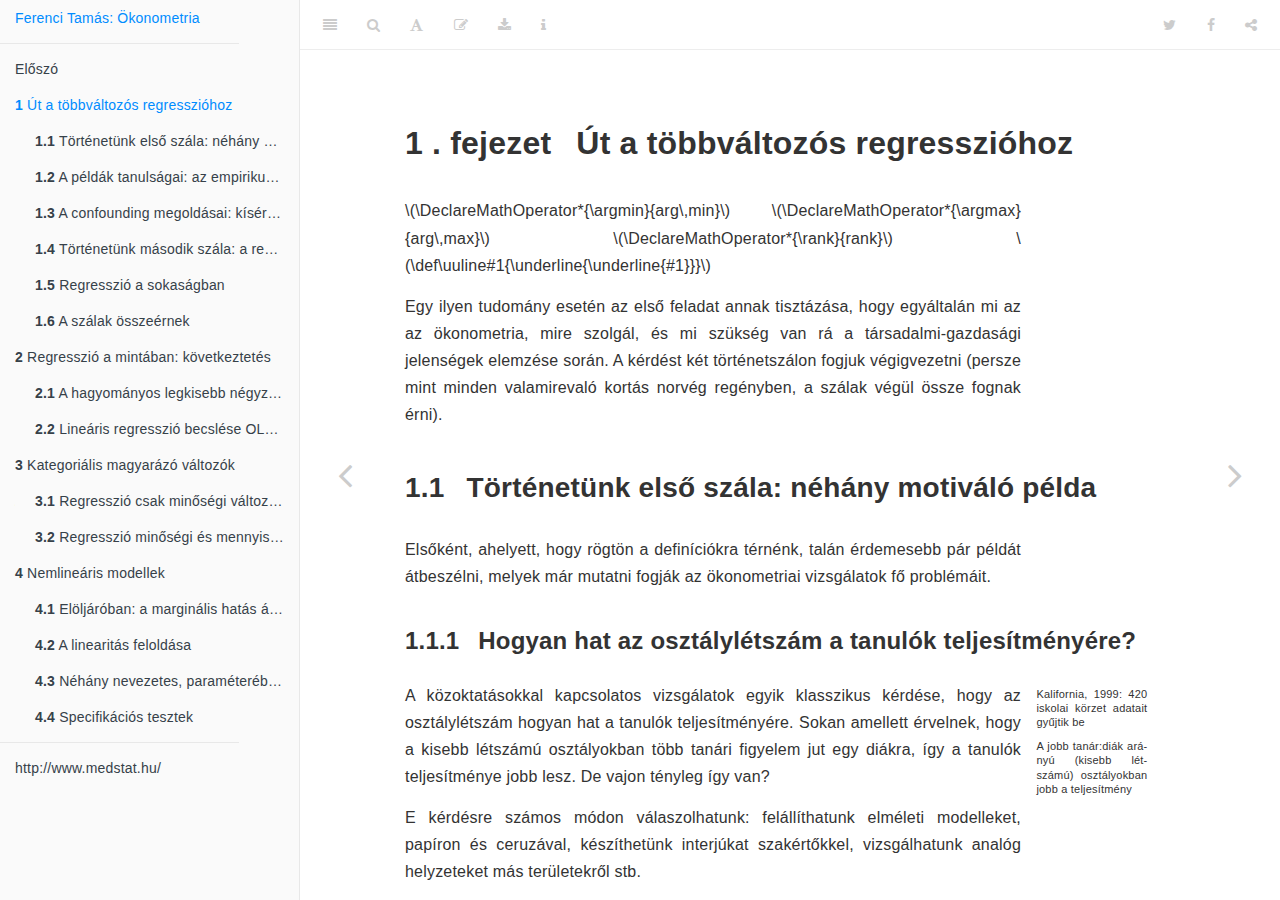
<file: docs/út-a-többváltozós-regresszióhoz.html>
<!DOCTYPE html>
<html lang="hu" xml:lang="hu">
<head>

  <meta charset="utf-8" />
  <meta http-equiv="X-UA-Compatible" content="IE=edge" />
  <title>1 . fejezet Út a többváltozós regresszióhoz | Ökonometria</title>
  <meta name="description" content="Az ökonometria a társadalmi-gazdasági jelenségek kvantitatív, empirikus vizsgálatának, modellezésének tudománya. A jegyzet ezt tárgyalja, kerülve a mély matematikai részleteket, a hangsúlyt inkább a módszerek sokféleségének bemutatására helyezve. A számításokat mindenhol R statisztikai környezet alatt szemlélti." />
  <meta name="generator" content="bookdown 0.21 and GitBook 2.6.7" />

  <meta property="og:title" content="1 . fejezet Út a többváltozós regresszióhoz | Ökonometria" />
  <meta property="og:type" content="book" />
  <meta property="og:url" content="https://tamas-ferenci.github.io/FerenciTamas_Okonometria/" />
  <meta property="og:image" content="https://tamas-ferenci.github.io/FerenciTamas_Okonometria/FerenciTamas_Okonometria_cover.png" />
  <meta property="og:description" content="Az ökonometria a társadalmi-gazdasági jelenségek kvantitatív, empirikus vizsgálatának, modellezésének tudománya. A jegyzet ezt tárgyalja, kerülve a mély matematikai részleteket, a hangsúlyt inkább a módszerek sokféleségének bemutatására helyezve. A számításokat mindenhol R statisztikai környezet alatt szemlélti." />
  <meta name="github-repo" content="tamas-ferenci/FerenciTamas_Okonometria" />

  <meta name="twitter:card" content="summary" />
  <meta name="twitter:title" content="1 . fejezet Út a többváltozós regresszióhoz | Ökonometria" />
  
  <meta name="twitter:description" content="Az ökonometria a társadalmi-gazdasági jelenségek kvantitatív, empirikus vizsgálatának, modellezésének tudománya. A jegyzet ezt tárgyalja, kerülve a mély matematikai részleteket, a hangsúlyt inkább a módszerek sokféleségének bemutatására helyezve. A számításokat mindenhol R statisztikai környezet alatt szemlélti." />
  <meta name="twitter:image" content="https://tamas-ferenci.github.io/FerenciTamas_Okonometria/FerenciTamas_Okonometria_cover.png" />

<meta name="author" content="Ferenci Tamás, " />



  <meta name="viewport" content="width=device-width, initial-scale=1" />
  <meta name="apple-mobile-web-app-capable" content="yes" />
  <meta name="apple-mobile-web-app-status-bar-style" content="black" />
  
  
<link rel="prev" href="index.html"/>
<link rel="next" href="regresszió-a-mintában-következtetés.html"/>
<script src="libs/header-attrs-2.6/header-attrs.js"></script>
<script src="libs/jquery-2.2.3/jquery.min.js"></script>
<link href="libs/gitbook-2.6.7/css/style.css" rel="stylesheet" />
<link href="libs/gitbook-2.6.7/css/plugin-table.css" rel="stylesheet" />
<link href="libs/gitbook-2.6.7/css/plugin-bookdown.css" rel="stylesheet" />
<link href="libs/gitbook-2.6.7/css/plugin-highlight.css" rel="stylesheet" />
<link href="libs/gitbook-2.6.7/css/plugin-search.css" rel="stylesheet" />
<link href="libs/gitbook-2.6.7/css/plugin-fontsettings.css" rel="stylesheet" />
<link href="libs/gitbook-2.6.7/css/plugin-clipboard.css" rel="stylesheet" />









<!-- Global site tag (gtag.js) - Google Analytics -->
<script async src="https://www.googletagmanager.com/gtag/js?id=UA-19799395-2"></script>
<script>
  window.dataLayer = window.dataLayer || [];
  function gtag(){dataLayer.push(arguments);}
  gtag('js', new Date());

  gtag('config', 'UA-19799395-2');
</script>


<style type="text/css">
pre > code.sourceCode { white-space: pre; position: relative; }
pre > code.sourceCode > span { display: inline-block; line-height: 1.25; }
pre > code.sourceCode > span:empty { height: 1.2em; }
code.sourceCode > span { color: inherit; text-decoration: inherit; }
pre.sourceCode { margin: 0; }
@media screen {
div.sourceCode { overflow: auto; }
}
@media print {
pre > code.sourceCode { white-space: pre-wrap; }
pre > code.sourceCode > span { text-indent: -5em; padding-left: 5em; }
}
pre.numberSource code
  { counter-reset: source-line 0; }
pre.numberSource code > span
  { position: relative; left: -4em; counter-increment: source-line; }
pre.numberSource code > span > a:first-child::before
  { content: counter(source-line);
    position: relative; left: -1em; text-align: right; vertical-align: baseline;
    border: none; display: inline-block;
    -webkit-touch-callout: none; -webkit-user-select: none;
    -khtml-user-select: none; -moz-user-select: none;
    -ms-user-select: none; user-select: none;
    padding: 0 4px; width: 4em;
    color: #aaaaaa;
  }
pre.numberSource { margin-left: 3em; border-left: 1px solid #aaaaaa;  padding-left: 4px; }
div.sourceCode
  {   }
@media screen {
pre > code.sourceCode > span > a:first-child::before { text-decoration: underline; }
}
code span.al { color: #ff0000; font-weight: bold; } /* Alert */
code span.an { color: #60a0b0; font-weight: bold; font-style: italic; } /* Annotation */
code span.at { color: #7d9029; } /* Attribute */
code span.bn { color: #40a070; } /* BaseN */
code span.bu { } /* BuiltIn */
code span.cf { color: #007020; font-weight: bold; } /* ControlFlow */
code span.ch { color: #4070a0; } /* Char */
code span.cn { color: #880000; } /* Constant */
code span.co { color: #60a0b0; font-style: italic; } /* Comment */
code span.cv { color: #60a0b0; font-weight: bold; font-style: italic; } /* CommentVar */
code span.do { color: #ba2121; font-style: italic; } /* Documentation */
code span.dt { color: #902000; } /* DataType */
code span.dv { color: #40a070; } /* DecVal */
code span.er { color: #ff0000; font-weight: bold; } /* Error */
code span.ex { } /* Extension */
code span.fl { color: #40a070; } /* Float */
code span.fu { color: #06287e; } /* Function */
code span.im { } /* Import */
code span.in { color: #60a0b0; font-weight: bold; font-style: italic; } /* Information */
code span.kw { color: #007020; font-weight: bold; } /* Keyword */
code span.op { color: #666666; } /* Operator */
code span.ot { color: #007020; } /* Other */
code span.pp { color: #bc7a00; } /* Preprocessor */
code span.sc { color: #4070a0; } /* SpecialChar */
code span.ss { color: #bb6688; } /* SpecialString */
code span.st { color: #4070a0; } /* String */
code span.va { color: #19177c; } /* Variable */
code span.vs { color: #4070a0; } /* VerbatimString */
code span.wa { color: #60a0b0; font-weight: bold; font-style: italic; } /* Warning */
</style>

<link rel="stylesheet" href="style.css" type="text/css" />
</head>

<body>



  <div class="book without-animation with-summary font-size-2 font-family-1" data-basepath=".">

    <div class="book-summary">
      <nav role="navigation">

<ul class="summary">
<li><a href="./">Ferenci Tamás: Ökonometria</a></li>

<li class="divider"></li>
<li class="chapter" data-level="" data-path="index.html"><a href="index.html"><i class="fa fa-check"></i>Előszó</a></li>
<li class="chapter" data-level="1" data-path="út-a-többváltozós-regresszióhoz.html"><a href="út-a-többváltozós-regresszióhoz.html"><i class="fa fa-check"></i><b>1</b> Út a többváltozós regresszióhoz</a>
<ul>
<li class="chapter" data-level="1.1" data-path="út-a-többváltozós-regresszióhoz.html"><a href="út-a-többváltozós-regresszióhoz.html#történetünk-első-szála-néhány-motiváló-példa"><i class="fa fa-check"></i><b>1.1</b> Történetünk első szála: néhány motiváló példa</a>
<ul>
<li class="chapter" data-level="1.1.1" data-path="út-a-többváltozós-regresszióhoz.html"><a href="út-a-többváltozós-regresszióhoz.html#hogyan-hat-az-osztálylétszám-a-tanulók-teljesítményére"><i class="fa fa-check"></i><b>1.1.1</b> Hogyan hat az osztálylétszám a tanulók teljesítményére?</a></li>
<li class="chapter" data-level="1.1.2" data-path="út-a-többváltozós-regresszióhoz.html"><a href="út-a-többváltozós-regresszióhoz.html#csökkenti-e-a-korrupció-mértékét-a-nők-részvétele-a-politikában"><i class="fa fa-check"></i><b>1.1.2</b> Csökkenti-e a korrupció mértékét a nők részvétele a politikában?</a></li>
<li class="chapter" data-level="1.1.3" data-path="út-a-többváltozós-regresszióhoz.html"><a href="út-a-többváltozós-regresszióhoz.html#csalnak-e-az-orosz-választásokon"><i class="fa fa-check"></i><b>1.1.3</b> Csalnak-e az orosz választásokon?</a></li>
<li class="chapter" data-level="1.1.4" data-path="út-a-többváltozós-regresszióhoz.html"><a href="út-a-többváltozós-regresszióhoz.html#további-példák"><i class="fa fa-check"></i><b>1.1.4</b> További példák</a></li>
</ul></li>
<li class="chapter" data-level="1.2" data-path="út-a-többváltozós-regresszióhoz.html"><a href="út-a-többváltozós-regresszióhoz.html#a-példák-tanulságai-az-empirikus-adatok-elemzésének-legnagyobb-problémája"><i class="fa fa-check"></i><b>1.2</b> A példák tanulságai: az empirikus adatok elemzésének legnagyobb problémája</a></li>
<li class="chapter" data-level="1.3" data-path="út-a-többváltozós-regresszióhoz.html"><a href="út-a-többváltozós-regresszióhoz.html#a-confounding-megoldásai-kísérlet-és-megfigyelés"><i class="fa fa-check"></i><b>1.3</b> A confounding megoldásai: kísérlet és megfigyelés</a></li>
<li class="chapter" data-level="1.4" data-path="út-a-többváltozós-regresszióhoz.html"><a href="út-a-többváltozós-regresszióhoz.html#történetünk-második-szála-a-regressziós-modellek"><i class="fa fa-check"></i><b>1.4</b> Történetünk második szála: a regressziós modellek</a></li>
<li class="chapter" data-level="1.5" data-path="út-a-többváltozós-regresszióhoz.html"><a href="út-a-többváltozós-regresszióhoz.html#regresszió-a-sokaságban"><i class="fa fa-check"></i><b>1.5</b> Regresszió a sokaságban</a></li>
<li class="chapter" data-level="1.6" data-path="út-a-többváltozós-regresszióhoz.html"><a href="út-a-többváltozós-regresszióhoz.html#a-szálak-összeérnek"><i class="fa fa-check"></i><b>1.6</b> A szálak összeérnek</a></li>
</ul></li>
<li class="chapter" data-level="2" data-path="regresszió-a-mintában-következtetés.html"><a href="regresszió-a-mintában-következtetés.html"><i class="fa fa-check"></i><b>2</b> Regresszió a mintában: következtetés</a>
<ul>
<li class="chapter" data-level="2.1" data-path="regresszió-a-mintában-következtetés.html"><a href="regresszió-a-mintában-következtetés.html#a-hagyományos-legkisebb-négyzetek-ols-elve"><i class="fa fa-check"></i><b>2.1</b> A hagyományos legkisebb négyzetek (OLS) elve</a></li>
<li class="chapter" data-level="2.2" data-path="regresszió-a-mintában-következtetés.html"><a href="regresszió-a-mintában-következtetés.html#lineáris-regresszió-becslése-ols-elven"><i class="fa fa-check"></i><b>2.2</b> Lineáris regresszió becslése OLS-elven</a></li>
</ul></li>
<li class="chapter" data-level="3" data-path="kategoriális-magyarázó-változók.html"><a href="kategoriális-magyarázó-változók.html"><i class="fa fa-check"></i><b>3</b> Kategoriális magyarázó változók</a>
<ul>
<li class="chapter" data-level="3.1" data-path="kategoriális-magyarázó-változók.html"><a href="kategoriális-magyarázó-változók.html#regresszió-csak-minőségi-változóval-anova"><i class="fa fa-check"></i><b>3.1</b> Regresszió csak minőségi változóval (ANOVA)</a>
<ul>
<li class="chapter" data-level="3.1.1" data-path="kategoriális-magyarázó-változók.html"><a href="kategoriális-magyarázó-változók.html#minőségi-változók-a-regresszióban"><i class="fa fa-check"></i><b>3.1.1</b> Minőségi változók a regresszióban</a></li>
<li class="chapter" data-level="3.1.2" data-path="kategoriális-magyarázó-változók.html"><a href="kategoriális-magyarázó-változók.html#dummy-változó-fogalma"><i class="fa fa-check"></i><b>3.1.2</b> Dummy változó fogalma</a></li>
<li class="chapter" data-level="3.1.3" data-path="kategoriális-magyarázó-változók.html"><a href="kategoriális-magyarázó-változók.html#kódolás"><i class="fa fa-check"></i><b>3.1.3</b> Kódolás</a></li>
<li class="chapter" data-level="3.1.4" data-path="kategoriális-magyarázó-változók.html"><a href="kategoriális-magyarázó-változók.html#referencia-kódolás"><i class="fa fa-check"></i><b>3.1.4</b> Referencia-kódolás</a></li>
<li class="chapter" data-level="3.1.5" data-path="kategoriális-magyarázó-változók.html"><a href="kategoriális-magyarázó-változók.html#dummy-változó-csapda"><i class="fa fa-check"></i><b>3.1.5</b> Dummy változó csapda</a></li>
<li class="chapter" data-level="3.1.6" data-path="kategoriális-magyarázó-változók.html"><a href="kategoriális-magyarázó-változók.html#triviális-kódolás-konstans-nélkül"><i class="fa fa-check"></i><b>3.1.6</b> Triviális kódolás konstans nélkül</a></li>
<li class="chapter" data-level="3.1.7" data-path="kategoriális-magyarázó-változók.html"><a href="kategoriális-magyarázó-változók.html#referencia-kódolás-konstanssal"><i class="fa fa-check"></i><b>3.1.7</b> Referencia-kódolás konstanssal</a></li>
<li class="chapter" data-level="3.1.8" data-path="kategoriális-magyarázó-változók.html"><a href="kategoriális-magyarázó-változók.html#együtthatók-értelmezése-referencia-kódolásnál"><i class="fa fa-check"></i><b>3.1.8</b> Együtthatók értelmezése referencia-kódolásnál</a></li>
<li class="chapter" data-level="3.1.9" data-path="kategoriális-magyarázó-változók.html"><a href="kategoriális-magyarázó-változók.html#fontos-hipotézisvizsgálatok"><i class="fa fa-check"></i><b>3.1.9</b> Fontos hipotézisvizsgálatok</a></li>
<li class="chapter" data-level="3.1.10" data-path="kategoriális-magyarázó-változók.html"><a href="kategoriális-magyarázó-változók.html#egynél-több-kategoriális-magyarázó-változó"><i class="fa fa-check"></i><b>3.1.10</b> Egynél több kategoriális magyarázó változó</a></li>
</ul></li>
<li class="chapter" data-level="3.2" data-path="kategoriális-magyarázó-változók.html"><a href="kategoriális-magyarázó-változók.html#regresszió-minőségi-és-mennyiségi-magyarázó-változóval-ancova"><i class="fa fa-check"></i><b>3.2</b> Regresszió minőségi és mennyiségi magyarázó változóval (ANCOVA)</a>
<ul>
<li class="chapter" data-level="3.2.1" data-path="kategoriális-magyarázó-változók.html"><a href="kategoriális-magyarázó-változók.html#dummyzás-folytonos-magyarázó-változó-jelenléte-mellett"><i class="fa fa-check"></i><b>3.2.1</b> Dummyzás folytonos magyarázó változó jelenléte mellett}</a></li>
<li class="chapter" data-level="3.2.2" data-path="kategoriális-magyarázó-változók.html"><a href="kategoriális-magyarázó-változók.html#eltérő-tengelymetszet"><i class="fa fa-check"></i><b>3.2.2</b> Eltérő tengelymetszet</a></li>
<li class="chapter" data-level="3.2.3" data-path="kategoriális-magyarázó-változók.html"><a href="kategoriális-magyarázó-változók.html#eltérő-meredekség"><i class="fa fa-check"></i><b>3.2.3</b> Eltérő meredekség</a></li>
<li class="chapter" data-level="3.2.4" data-path="kategoriális-magyarázó-változók.html"><a href="kategoriális-magyarázó-változók.html#eltérő-tengelymetszet-és-meredekség"><i class="fa fa-check"></i><b>3.2.4</b> Eltérő tengelymetszet és meredekség</a></li>
<li class="chapter" data-level="3.2.5" data-path="kategoriális-magyarázó-változók.html"><a href="kategoriális-magyarázó-változók.html#eltérő-tengelymetszet-és-meredekség-1"><i class="fa fa-check"></i><b>3.2.5</b> Eltérő tengelymetszet és meredekség</a></li>
<li class="chapter" data-level="3.2.6" data-path="kategoriális-magyarázó-változók.html"><a href="kategoriális-magyarázó-változók.html#hipotézisvizsgálat-a-dummyzott-modellben"><i class="fa fa-check"></i><b>3.2.6</b> Hipotézisvizsgálat a dummyzott modellben</a></li>
<li class="chapter" data-level="3.2.7" data-path="kategoriális-magyarázó-változók.html"><a href="kategoriális-magyarázó-változók.html#kontraszt-kódolás"><i class="fa fa-check"></i><b>3.2.7</b> Kontraszt-kódolás</a></li>
<li class="chapter" data-level="3.2.8" data-path="kategoriális-magyarázó-változók.html"><a href="kategoriális-magyarázó-változók.html#egy-terminológiai-megjegyzés"><i class="fa fa-check"></i><b>3.2.8</b> Egy terminológiai megjegyzés</a></li>
</ul></li>
</ul></li>
<li class="chapter" data-level="4" data-path="nemlineáris-modellek.html"><a href="nemlineáris-modellek.html"><i class="fa fa-check"></i><b>4</b> Nemlineáris modellek</a>
<ul>
<li class="chapter" data-level="4.1" data-path="nemlineáris-modellek.html"><a href="nemlineáris-modellek.html#elöljáróban-a-marginális-hatás-általánosabb-értelmezése"><i class="fa fa-check"></i><b>4.1</b> Elöljáróban: a marginális hatás általánosabb értelmezése</a>
<ul>
<li class="chapter" data-level="4.1.1" data-path="nemlineáris-modellek.html"><a href="nemlineáris-modellek.html#a-marginális-hatás-fogalma"><i class="fa fa-check"></i><b>4.1.1</b> A marginális hatás fogalma</a></li>
<li class="chapter" data-level="4.1.2" data-path="nemlineáris-modellek.html"><a href="nemlineáris-modellek.html#a-marginális-hatás-precízebben"><i class="fa fa-check"></i><b>4.1.2</b> A marginális hatás precízebben</a></li>
</ul></li>
<li class="chapter" data-level="4.2" data-path="nemlineáris-modellek.html"><a href="nemlineáris-modellek.html#a-linearitás-feloldása"><i class="fa fa-check"></i><b>4.2</b> A linearitás feloldása</a>
<ul>
<li class="chapter" data-level="4.2.1" data-path="nemlineáris-modellek.html"><a href="nemlineáris-modellek.html#emlékeztetőül-a-linearitás-következményei"><i class="fa fa-check"></i><b>4.2.1</b> Emlékeztetőül: a linearitás következményei</a></li>
<li class="chapter" data-level="4.2.2" data-path="nemlineáris-modellek.html"><a href="nemlineáris-modellek.html#az-additivitás-feloldása-az-interakció"><i class="fa fa-check"></i><b>4.2.2</b> Az additivitás feloldása: az interakció</a></li>
<li class="chapter" data-level="4.2.3" data-path="nemlineáris-modellek.html"><a href="nemlineáris-modellek.html#a-marginális-hatás-interakciók-esetén"><i class="fa fa-check"></i><b>4.2.3</b> A marginális hatás interakciók esetén</a></li>
<li class="chapter" data-level="4.2.4" data-path="nemlineáris-modellek.html"><a href="nemlineáris-modellek.html#a-változónkénti-linearitás-feloldása-egy-motiváló-példa"><i class="fa fa-check"></i><b>4.2.4</b> A változónkénti linearitás feloldása: egy motiváló példa</a></li>
<li class="chapter" data-level="4.2.5" data-path="nemlineáris-modellek.html"><a href="nemlineáris-modellek.html#a-változónkénti-linearitás-feloldása-egy-motiváló-példa-1"><i class="fa fa-check"></i><b>4.2.5</b> A változónkénti linearitás feloldása: egy motiváló példa</a></li>
<li class="chapter" data-level="4.2.6" data-path="nemlineáris-modellek.html"><a href="nemlineáris-modellek.html#linearitás-mint-közelítés"><i class="fa fa-check"></i><b>4.2.6</b> Linearitás, mint közelítés</a></li>
<li class="chapter" data-level="4.2.7" data-path="nemlineáris-modellek.html"><a href="nemlineáris-modellek.html#érvényességi-határok"><i class="fa fa-check"></i><b>4.2.7</b> Érvényességi határok</a></li>
<li class="chapter" data-level="4.2.8" data-path="nemlineáris-modellek.html"><a href="nemlineáris-modellek.html#nemlinearitás-fajtái"><i class="fa fa-check"></i><b>4.2.8</b> Nemlinearitás fajtái</a></li>
<li class="chapter" data-level="4.2.9" data-path="nemlineáris-modellek.html"><a href="nemlineáris-modellek.html#változójában-nemlineáris-modell"><i class="fa fa-check"></i><b>4.2.9</b> Változójában nemlineáris modell</a></li>
<li class="chapter" data-level="4.2.10" data-path="nemlineáris-modellek.html"><a href="nemlineáris-modellek.html#paramétereiben-nemlineáris-modell"><i class="fa fa-check"></i><b>4.2.10</b> Paramétereiben nemlineáris modell</a></li>
<li class="chapter" data-level="4.2.11" data-path="nemlineáris-modellek.html"><a href="nemlineáris-modellek.html#interakció-és-kvadratikus-hatás-revisited"><i class="fa fa-check"></i><b>4.2.11</b> Interakció és kvadratikus hatás revisited</a></li>
<li class="chapter" data-level="4.2.12" data-path="nemlineáris-modellek.html"><a href="nemlineáris-modellek.html#nemlinearitás-kezelése-nls"><i class="fa fa-check"></i><b>4.2.12</b> Nemlinearitás kezelése: NLS</a></li>
<li class="chapter" data-level="4.2.13" data-path="nemlineáris-modellek.html"><a href="nemlineáris-modellek.html#nemlinearitás-kezelése-algebrai-linearizáció"><i class="fa fa-check"></i><b>4.2.13</b> Nemlinearitás kezelése: algebrai linearizáció</a></li>
</ul></li>
<li class="chapter" data-level="4.3" data-path="nemlineáris-modellek.html"><a href="nemlineáris-modellek.html#néhány-nevezetes-paraméterében-nemlineáris-modell"><i class="fa fa-check"></i><b>4.3</b> Néhány nevezetes, paraméterében nemlineáris modell</a>
<ul>
<li class="chapter" data-level="4.3.1" data-path="nemlineáris-modellek.html"><a href="nemlineáris-modellek.html#log-log-modell"><i class="fa fa-check"></i><b>4.3.1</b> Log-log modell</a></li>
<li class="chapter" data-level="4.3.2" data-path="nemlineáris-modellek.html"><a href="nemlineáris-modellek.html#log-lin-modell"><i class="fa fa-check"></i><b>4.3.2</b> Log-lin modell</a></li>
<li class="chapter" data-level="4.3.3" data-path="nemlineáris-modellek.html"><a href="nemlineáris-modellek.html#lin-log-modell-kakukktojás"><i class="fa fa-check"></i><b>4.3.3</b> Lin-log modell – kakukktojás!</a></li>
<li class="chapter" data-level="4.3.4" data-path="nemlineáris-modellek.html"><a href="nemlineáris-modellek.html#reciprok-modell-kakukktojás"><i class="fa fa-check"></i><b>4.3.4</b> Reciprok modell – kakukktojás</a></li>
<li class="chapter" data-level="4.3.5" data-path="nemlineáris-modellek.html"><a href="nemlineáris-modellek.html#egy-komplex-példa-vegyes-modellre"><i class="fa fa-check"></i><b>4.3.5</b> Egy komplex példa vegyes modellre</a></li>
</ul></li>
<li class="chapter" data-level="4.4" data-path="nemlineáris-modellek.html"><a href="nemlineáris-modellek.html#specifikációs-tesztek"><i class="fa fa-check"></i><b>4.4</b> Specifikációs tesztek</a>
<ul>
<li class="chapter" data-level="4.4.1" data-path="nemlineáris-modellek.html"><a href="nemlineáris-modellek.html#a-specifikációs-tesztek"><i class="fa fa-check"></i><b>4.4.1</b> A specifikációs tesztek</a></li>
<li class="chapter" data-level="4.4.2" data-path="nemlineáris-modellek.html"><a href="nemlineáris-modellek.html#egy-egyszerű-specifikációs-teszt"><i class="fa fa-check"></i><b>4.4.2</b> Egy egyszerű specifikációs teszt</a></li>
<li class="chapter" data-level="4.4.3" data-path="nemlineáris-modellek.html"><a href="nemlineáris-modellek.html#ramsey-reset-je"><i class="fa fa-check"></i><b>4.4.3</b> Ramsey RESET-je</a></li>
</ul></li>
</ul></li>
<li class="divider"></li>
<li><a href="http://www.medstat.hu/" target="blank">http://www.medstat.hu/</a></li>

</ul>

      </nav>
    </div>

    <div class="book-body">
      <div class="body-inner">
        <div class="book-header" role="navigation">
          <h1>
            <i class="fa fa-circle-o-notch fa-spin"></i><a href="./">Ökonometria</a>
          </h1>
        </div>

        <div class="page-wrapper" tabindex="-1" role="main">
          <div class="page-inner">

            <section class="normal" id="section-">
<div id="út-a-többváltozós-regresszióhoz" class="section level1" number="1">
<h1><span class="header-section-number">1 . fejezet</span> Út a többváltozós regresszióhoz</h1>
<p><span class="math inline">\(\DeclareMathOperator*{\argmin}{arg\,min}\)</span>
<span class="math inline">\(\DeclareMathOperator*{\argmax}{arg\,max}\)</span>
<span class="math inline">\(\DeclareMathOperator*{\rank}{rank}\)</span>
<span class="math inline">\(\def\uuline#1{\underline{\underline{#1}}}\)</span></p>
<p>Egy ilyen tudomány esetén az első feladat annak tisztázása, hogy egyáltalán mi az az ökonometria, mire szolgál, és mi szükség van rá a társadalmi-gazdasági jelenségek elemzése során. A kérdést két történetszálon fogjuk végigvezetni (persze mint minden valamirevaló kortás norvég regényben, a szálak végül össze fognak érni).</p>
<div id="történetünk-első-szála-néhány-motiváló-példa" class="section level2" number="1.1">
<h2><span class="header-section-number">1.1</span> Történetünk első szála: néhány motiváló példa</h2>
<p>Elsőként, ahelyett, hogy rögtön a definíciókra térnénk, talán érdemesebb pár példát átbeszélni, melyek már mutatni fogják az ökonometriai vizsgálatok fő problémáit.</p>
<div id="hogyan-hat-az-osztálylétszám-a-tanulók-teljesítményére" class="section level3" number="1.1.1">
<h3><span class="header-section-number">1.1.1</span> Hogyan hat az osztálylétszám a tanulók teljesítményére?</h3>
<div class="handout">
<p>
Kalifornia, 1999: 420 iskolai körzet adatait gyűjtik be
</p>
<p>
A jobb tanár:diák arányú (kisebb létszámú) osztályokban jobb a teljesítmény
</p>
</div>
<p>A közoktatásokkal kapcsolatos vizsgálatok egyik klasszikus kérdése, hogy az osztálylétszám hogyan hat a tanulók teljesítményére. Sokan amellett érvelnek, hogy a kisebb létszámú osztályokban több tanári figyelem jut egy diákra, így a tanulók teljesítménye jobb lesz. De vajon tényleg így van?</p>
<p>E kérdésre számos módon válaszolhatunk: felállíthatunk elméleti modelleket, papíron és ceruzával, készíthetünk interjúkat szakértőkkel, vizsgálhatunk analóg helyzeteket más területekről stb.</p>
<p>Mi azonban a továbbiakban egy módszerrel fogunk foglalkozni: ha empirikusan igyekszünk válaszolni a kérdésre. Empirikusan, annyi mint a tapasztalatok alapján, tehát való életbeli tényadatok begyűjtévél. Elvégre az osztálylétszámokra csak van valamilyen adatgyűjtés, ha az országban futnak standardizált képességmérő felmérő-programok, akkor a tanulók teljesítményére is van adatunk – mi lenne, ha</p>
<p>1999-ben Kalifornia állam pontosan ezzel a kérdéssel szembesült. 420 iskolai körzetből gyűjtött adatokat, melyek – számos egyéb mellett – tartalmazták a tanulók és tanárok létszámát, valamint az elért teszteredményeket<a href="#fn1" class="footnote-ref" id="fnref1"><sup>1</sup></a>. Az <code>AER</code> csomag <code>CASchools</code> néven tartalmazza a tényleges adatokat. Lássuk is akkor az eredményt! Íme a tanár:diák arányok és a teszteredmények szóródási diagramok szemléltetve:</p>
<div class="sourceCode" id="cb1"><pre class="sourceCode r"><code class="sourceCode r"><span id="cb1-1"><a href="út-a-többváltozós-regresszióhoz.html#cb1-1" aria-hidden="true" tabindex="-1"></a><span class="fu">data</span>(<span class="st">&quot;CASchools&quot;</span>, <span class="at">package =</span> <span class="st">&quot;AER&quot;</span>)</span>
<span id="cb1-2"><a href="út-a-többváltozós-regresszióhoz.html#cb1-2" aria-hidden="true" tabindex="-1"></a>CASchools<span class="sc">$</span>tsratio <span class="ot">&lt;-</span> <span class="fu">with</span>(CASchools, teachers<span class="sc">/</span>students)</span>
<span id="cb1-3"><a href="út-a-többváltozós-regresszióhoz.html#cb1-3" aria-hidden="true" tabindex="-1"></a>CASchools<span class="sc">$</span>score <span class="ot">&lt;-</span> <span class="fu">with</span>(CASchools, (math <span class="sc">+</span> read)<span class="sc">/</span><span class="dv">2</span>)</span>
<span id="cb1-4"><a href="út-a-többváltozós-regresszióhoz.html#cb1-4" aria-hidden="true" tabindex="-1"></a><span class="fu">ggplot</span>(CASchools, <span class="fu">aes</span>(<span class="at">x =</span> tsratio, <span class="at">y =</span> score)) <span class="sc">+</span> <span class="fu">geom_point</span>() <span class="sc">+</span></span>
<span id="cb1-5"><a href="út-a-többváltozós-regresszióhoz.html#cb1-5" aria-hidden="true" tabindex="-1"></a>  <span class="fu">labs</span>(<span class="at">x =</span> <span class="st">&quot;Tanár:diák arány&quot;</span>, <span class="at">y =</span> <span class="st">&quot;Teszteredmény&quot;</span>)</span></code></pre></div>
<p><img src="FerenciTamas_Okonometria_files/figure-html/unnamed-chunk-6-1.png" width="672" style="display: block; margin: auto;" /></p>
<p>Az eredmények első ránézésre megerősítik a sejtésünket: ha több tanár jut egy diákra (kisebbek az osztályok), akkor az jobb teszteredménnyel jár együtt. Nem túl erős az összefüggés, de azért egyértelműen létezik (vájtfülőek kedvéért: <span class="math inline">\(r=0.23\)</span>, <span class="math inline">\(p &lt;0.001\)</span>) és némi munkával még az is kihozható, hogy ezen eredmények szerint ha egy századdal megnöveljük a tanár:diák arányt, akkor várhatóan 8.38 ponttal fog javulni a tesztpontszám.</p>
<p>Ezek az eredmények húsbavágóak. Ha lecsökkentjük az osztálylétszámokat, akkor több tanárt kell alkalmazni, több osztályt kell indítani, adott esetben több osztályteremre lesz szükség, de még az sem kizárt, hogy új iskolaépületre. Pontosan tudni kell tehát, hogy tényleg elérünk-e ezzel valamit. Sőt, valójában ennél többről van szó, azt is tudni kell, hogy <em>mennyit</em> érünk el ezzel, egész egyszerűen azért, hogy költség-haszon mérleget lehessen csinálni: a tanárok bérét meg az iskolafelújítások árát megmondják a kontrollerek, de mit rakunk a mérleg másik serpenyőjébe? Ehhez kell tudni a fenti számot, hogy a kettőből együtt meg tudjuk mondani: hány millió dollárt kell költenünk 1 pont teljesítményjavításra. Hogy aztán ez megéri-e, az természetesen már nem statisztikai kérdés, függ a rendelkezésre álló büdzsétől, az egyéb feladatoktól, de még a kormány értékválasztásától is, ám a statisztikának kell ezt, mint inputadatot szolgáltatni a döntéshez.</p>
<p>De vajon biztos jól van így minden? Ha az ember elkezdi jobban nézni a problémát, esetleg ,,szociológiai’’ szemmel is igyekszik ránézni, akkor hamar szöget üthet a fejében valami. És nem is kell Kaliforniáig menni, magyar, vagy akár még konkrétabban budapesti viszonylatban is ugyanúgy érzékelhető a probléma: ha veszünk kis átlaglétszámú osztályokat (sztereotipikusan mondjuk 2. kerület) és nagy átlaglétszámú osztályokat (sztereotipikusan mondjuk 8. kerület), akkor hihető, hogy az előbbiek teljesítménye jobb, na de álljunk meg egy pillanatra! Csak és kizárólag az osztálylétszám nagyságában térnek el ezek az osztályok egymástól?! Dehogy! Akkor meg honnan tudjuk, hogy a tapasztalt különbség tényleg az osztálylétszámbeli eltérés miatt van…?</p>
<p>A rövid válasz – sajnos – az, hogy sehonnan! És itt van a bökkenő: igaz, hogy a 2. kerületi osztályok kisebbek mint a 8. kerületiek, de <em>egyúttal</em> másban is eltérnek, az oda járó gyerekek szocioökonómiai háttere tendenciájában jobb, tanulásra motiválóbb otthoni környezetből érkeztek, a szülők anyagilag is megengedhetik maguknak, hogy a gyermekeiket különórára járassák stb. E ponton viszont nagy baj van: innen kezdve fogalmunk sem lehet, hogy a tapasztalt különbség <em>tényleg</em> a kisebb osztálylétszám miatt van, vagy esetleg az osztálylétszámnak a világon semmi hatása nincs, csak egyszerűen a kisebb osztályokba jobb szocioökonómiai helyzetű diákok járnak és <em>ez</em> a valódi oka az ott tapasztalt jobb tesztpontszámnak?</p>
<p>Sőt! Innentől kezdve még akár az is elképzelhető, hogy a kisebb osztálylétszám igazából kifejezetten <em>ront</em> a teljesítményen <em>önmagában</em>, csak épp a kisebb osztályokba annyival jobb szociális helyzetű diákok járnak, hogy az átfordítja a helyzetet.</p>
<p>Valaki nem hiszi el, hogy ez még is lehetséges? Nos, gyártsunk egy egyszerű szimulációt! Egyelőre nem árulom el, hogy hogyan készítettem, de íme a végeredménye:</p>
<p><img src="FerenciTamas_Okonometria_files/figure-html/unnamed-chunk-7-1.png" width="672" style="display: block; margin: auto;" /></p>
<p>Első ránézésre nagyjából megfelel a korábbi képnek. De nézzük csak meg jobban mi történik itt! (Mivel ezt saját kezűleg generáltuk, így megtehetjük, hiszen tudjuk mi van a valóságban, az adatok hátterében). Az egyszerűség kedvéért mondjuk, hogy a szocioökonómiai státusz egy bináris változó, ,,jó’’ és ,,rossz’’ a két lehetséges értéke.</p>
<p>Nézzük a tanár:diák arány és a pontszám összefüggését a jó szocioökonómiai státuszú osztályok körében:</p>
<p><img src="FerenciTamas_Okonometria_files/figure-html/unnamed-chunk-8-1.png" width="672" style="display: block; margin: auto;" /></p>
<p>Érdekes! Itt fordított a kapcsolat. Na de mi a helyzet a rossz szocioökonómiai státuszú osztályokban? Íme:</p>
<p><img src="FerenciTamas_Okonometria_files/figure-html/unnamed-chunk-9-1.png" width="672" style="display: block; margin: auto;" /></p>
<p>Itt is negatív a kapcsolat!</p>
<p>Ez meg hogy a viharban lehet? – kérdezhetné valaki. A rossz szociális helyzetű csoporton belül is ront a kisebb osztálylétszám, a jó helyzetűeken belül is ront, de összességében meg javít?! Egyből világosabb a helyzet, ha egy ábrán ábrázoljuk a kettőt, csak eltérő színekkel:</p>
<p><img src="FerenciTamas_Okonometria_files/figure-html/unnamed-chunk-10-1.png" width="672" style="display: block; margin: auto;" /></p>
<p>Azonnal érthető, hogy mi történik, ha hozzávesszük a korábban mondottakat: a jobb tanár:diák arány igazából <em>ront</em> a helyzeten, de a jobb szociális helyzetű diákok által alkotott osztályok egyszerre kisebbek <em>és</em> – szociális helyzetük, nem az osztálylétszám miatt! – jobb teljesítményűek, és ez olyan erős effektus, hogy ha egyben vizsgáljuk az osztályokat, akkor a kisebb létszám rontó hatását átbillenti, hogy a kisebb osztályok a jobb szociális helyzetük miatt jobb teljesítményűek. Így összeségében azt fogjuk látni, ahonnan indultunk: hogy a kisebb létszámú osztályok jobb teljesítményűek.</p>
<p>A végeredmény tehát: a kisebb osztálylétszám rontja a teljesítményt <em>és</em> a kisebb létszámú osztályok jobb teljesítményűek. És ha valaki érti a fentieket, akkor azt is érti, hogy ebben a mondatban miért nincs semmi ellentmondás!</p>
</div>
<div id="csökkenti-e-a-korrupció-mértékét-a-nők-részvétele-a-politikában" class="section level3" number="1.1.2">
<h3><span class="header-section-number">1.1.2</span> Csökkenti-e a korrupció mértékét a nők részvétele a politikában?</h3>
<p>TODO</p>
</div>
<div id="csalnak-e-az-orosz-választásokon" class="section level3" number="1.1.3">
<h3><span class="header-section-number">1.1.3</span> Csalnak-e az orosz választásokon?</h3>
<p>TODO</p>
</div>
<div id="további-példák" class="section level3" number="1.1.4">
<h3><span class="header-section-number">1.1.4</span> További példák</h3>
<p>Hosszasan sorolhatóak a további, hasonló példák a társadalmi-gazdasági elemzések világából. Kommentár nélkül még néhány kérdés, érdemes mindegyiket a fenti példákból leszűrődni kezdődő tanulságok szemüvegén keresztül végiggondolni:</p>
<ul>
<li>Hogyan hat a munkanélküliség a GDP-re?</li>
<li>Hogyan hat az államadósság a növekedésre?</li>
<li>Return on education: mekkora az oktatás haszna, tehát, ha egy évvel többet tölt valaki az iskolapadban, az mennyivel növeli a fizetését?</li>
<li>Létezik-e ,,cigánybűnözés’’?</li>
<li>Az ökonometria-előadás haszna: ha többet tölt a hallgató az öko előadáson, jobb jegyet kap-e emiatt, és ha igen, mennyivel?</li>
<li>Milyen tényezők hatnak arra, hogy egy országban hány terrortámadás történik?</li>
<li>Hogyan hat a rendőri erők létszáma egy adott városban az ottani bűnözési rátákra?</li>
<li>Cégeknek adott továbbképzési támogatás hogyan hat a termelékenységre?</li>
</ul>
<p>(Igen, ezekre mind válaszolhatunk ökonometriai módszerekkel!)</p>
</div>
</div>
<div id="a-példák-tanulságai-az-empirikus-adatok-elemzésének-legnagyobb-problémája" class="section level2" number="1.2">
<h2><span class="header-section-number">1.2</span> A példák tanulságai: az empirikus adatok elemzésének legnagyobb problémája</h2>
<div class="handout">
<p>
Valamilyen ok-okozati hatásra vagyunk kíváncsiak; a <strong>kauzalitás</strong> érdekel minket
</p>
<p>
Számos vizsgálati módszer közül most az <strong>empirikus</strong> adatok elemzésével fogunk foglalkozni: tényadatokat gyűjtünk be, és ebből igyekszünk következtetni
</p>
</div>
<p>A mintázat most már látszik. Valamilyen tényező hatására vagyunk kíváncsiak, az okozati hatására, szép szóval: a <strong>kauzalitásra</strong>, ez mindegyik példa lelke.</p>
<p>Úgy döntünk, hogy a kérdést <strong>empirikus</strong> adatok elemzésével igyekszünk megoldani, azaz való életbeli tényadatokat gyűjtünk be. (A vizsgált tényezőről, a hatásról, esetleg egyéb fontos változókról.)</p>
<p>Azért, hogy eldöntsük, hogy van-e okozati hatás (illetve, hogy lemérjük mekkora), csoportokat hasonlítunk össze, melyek eltérnek a vizsgált tényezőben. Csak épp közben a vizsgált tényezőbeli eltéréssel <em>automatikusan</em> <em>együtt járnak</em> egyéb tényezőbeli eltérések, és innentől kezdve bajban vagyunk, mert ha találunk is különbséget a csoportok között, nem fogjuk tudni, hogy az mi miatt van: a vizsgált tényezőbeli eltérés miatt, a vele együtt járó egyéb eltérések miatt, vagy esetleg ezek valamilyen keveréke miatt. Ezt a jelenséget, mely az empirikus adatok elemzésének legnagyobb problémája, hívják <strong>confoundingnak</strong>. (Angolul nagyon jó szó, amire nem sikerült hasonlóan találó magyar fordítást bevezetni. A confounding azt jelenti, hogy összemosódás, és csakugyan, az a probléma, hogy a vizsgált tényezőbeli eltérés összemosódik egyéb tényezőkbeli eltérésekkel.)</p>
<p>Vegyük észre, hogy a confounding fellépéséhez az kellett, hogy létezzen olyan tényező, amire két dolog <em>egyszerre</em> igaz: együttmozog a vizsgált tényezővel (összefügg vele) <em>és</em> önmagában – azaz a vizsgált tényező minden értéke mellett – hat az eredményváltozóra. Akkor van confounding, ha ez a kettő egyidejűleg fennáll. Ha bármelyik nincs jelen, akkor nincs probléma. Ha a szociális helyzet összefügg ugyan az osztálylétszámmal, de nem hat a teljesítményre, akkor nincs baj: igaz, hogy a kisebb osztályok jobb szociális helyzetűek, de ez nem befolyásolja a teljesítményt. Hasonlóképp, ha a szociális helyzet befolyásolja ugyan a teljesítményt, de nem függ ösze az osztálymérettel, akkor sincs gond: a kisebb osztályoknak nem tér el a szociális helyzete a nagyobbaktól. (Gondoljuk végig az összes többi példára is!) Azokat a változókat, amelyek ezt a két dolgot egyidejűleg tudják, tehát a vizsgált tényezővel együttmozognak <em>és</em> az eredményváltozóra is hatnak, ilyen módon okozzák a confoundingot, szokás zavaró változónak, vagy <strong>confoundernek</strong> nevezni.</p>
<p>A későbbiek szempontjából hasznos lesz ezt még másképp átfogalmazni. A probléma, hogy nem az érdekel minket, hogy egy osztály abban tér el, hogy kisebb a létszám, akkor ott jobb-e a teljesítmény, hanem az, hogy ha <em>csak</em> abban tér el, hogy kisebb a létszám, akkor ott jobb-e a teljesítmény. Ezt szokás <strong>ceteris paribus elvnek</strong> (,,minden mást változatlanul tartva’’) nevezni, ez a kulcs a kauzalitáshoz: az érdekel minket, hogy ha minden mást változatlanul tartva <em>csak</em> az osztálylétszám változik, akkor mi történik. A naiv elemzésben az osztálylétszám változásával együtt egyéb tényezők is változhatnak, így ebből nem tudunk a kauzalitásra következtetni. Figyeljünk a szóhasználatra: azt mondhatjuk, hogy a kisebb osztálylétszám jobb teljesítménnyel <em>jár együtt</em> (korreláció), de azt nem, hogy a kisebb osztálylétszám jobb teljesítményt <em>okoz</em> (kauzalitás).</p>
<p>Valaki esetleg azt mondhatja, hogy rendben, itt tényleg van valami módszertani gubanc, meg szép latin szavak<a href="#fn2" class="footnote-ref" id="fnref2"><sup>2</sup></a> de igazából ez csak az ilyen módszertani kérdéseken szöszmötölő kutatóknak érdekes, a lényeg, hogy ha kisebb az osztálylétszám, akkor ott jobb a teljesítmény, ennyi a fontos, és pont. Nem! Ez az érvelés teljesen fals, az hogy mi hat mire, nem tudományos szőrszálhasogatás, hanem elsőrendű gyakorlati kérdés. Miért? A beavatkozás miatt! A <em>valódi</em> okozatiság felismerése ott válik kritikussá, ha beavatkozunk a rendszerbe, ha ugyanis rosszul állapítjuk meg az okozati kapcsolatok irányát, akkor ez teljesen félremehet. Például lecsökkentjük az osztálylétszámokat, adott esetben rengeteg pénzt elköltve, de ha a <em>valódi</em> oka a jobb teljesítménynek nem az osztálylétszám, hanem a jobb szociális helyzet, akkor ezzel semmit nem érünk el! Sőt, mint a későbbi példa mutatja, adott esetben még kimondottan árthatunk is!</p>
<!-- (Kitérő megjegyzés: ha kizárólag az érdekel minket, hogy előrejelezzük a teljesítményt, akkor azt gondolhatjuk, hogy ekkor, de csak ekkor tényleg jók a helytelen kauzalitású modellek is. Valójában) -->
<p>Végezetül még egy megjegyzés. A confounding felismerése nem azt jelenti, hogy akkor igazából nincs hatás, végképp nem azt, hogy bizonyítottuk, hogy ellentétes irányú hatás van. Pusztán annyit jelent, hogy a confounding-gal terhelt adatok <em>nagyon gyenge</em> bizonyítékot jelentenek a hatás léte mellett. De ettől még lehet éppenséggel hatás! – csak az ilyen adatok nagyon kevéssé támasztják ezt alá.</p>
</div>
<div id="a-confounding-megoldásai-kísérlet-és-megfigyelés" class="section level2" number="1.3">
<h2><span class="header-section-number">1.3</span> A confounding megoldásai: kísérlet és megfigyelés</h2>
<p>Most, hogy alaposan kiveséztük a confounding problémáját, természetesen adódik a kérdés: na de mit tehetünk ez ellen? Azt könnyű lenne biztosítani, hogy a csoportok egy-két általunk megadott szempont szerint ne legyenek eltérőek, de azt, hogy <em>egyáltalán semmilyen</em> szempont szerint ne térjenek el (kivéve persze az vizsgált tényezőt), olyanok szerint sem, amikről eszünkbe sem jut, hogy lehet bennük eltérés, csak egy módon lehet: ez a <strong>randomizálás</strong>. Ahogy a szó is sugallja, a randomizálás lényege, hogy a megfigyelési egységeket <em>véletlenszerűen</em> sorsoljuk különböző csoportokba, majd ezeket a csoportokat tesszük ki a vizsgált tényezőnek. Például pénzfeldobással döntjük el az óvoda végén minden egyes gyermekről, hogy kis vagy nagy létszámú osztályba kerüljön. Ez azért jó, mert ilyen módon a két csoport között nem lesz szisztematikus különbség szocioökonómiai státuszban, de ami még fontosabb: <em>semmilyen</em> tényezőben nem lesz szisztematikus különbség, a kék szeműek vagy a balkezesek számában sem, hiszen a pénzfeldobás nyilván ezekre is érzéketlen. Ilyen módon a csoportok összehasonlíthatóak: ha találunk köztük különbséget a tanulmányi eredményben, az <em>tényleg</em> az osztálylétszámnak lesz betudható… hiszen másban nincs szisztematikus különbség.</p>
<p>A randomizálásnak egy baja van: akkor alkalmazható, ha a vizsgált tényezőt tudjuk irányítani. (Hiszen nekünk kell az egyik csoportba sorsolt gyerekeket kis, a másikat nagy létszámú osztályba helyezni.) Azokat a kutatásokat, ahol a kutatást végzők tudják irányítani a vizsgált tényezőt, <strong>kísérletes (experimentális) kutatásnak</strong> nevezzük. És itt értünk el a bökkenőhöz: a társadalmi-gazdasági jelenségek vizsgálata az a terület, ahol tipikusan <em>nem</em> lehet kísérletet végezni. Aligha lehet gyerekeket pénzfeldobással sorsolni osztályokba, vagy országokban pénzfeldobással meghatározni, hogy mennyi nő üljön a kormányban…</p>
<p>(Persze ez sincs kőbe vésve. Néha lehet kísérletet csinálni, ahogy a választási megfigyelők példája is mutatja. Másik oldalról, például az orvostudományban sokszor lehet kísérletet csinálni, ez a jellemző új gyógyszerek bevezetésénél, ahol a vizsgálat során véletlenszerűen kiválasztott alanyok kapnak gyógyszert, míg a többiek placebot, de ott is van olyan kérdés, ahol nem lehet kísérletet csinálni! Tipikusan ilyenek fordulnak elő az epidemiológiában: a vörös hús rákkeltő? Aligha lehet emberekkel pénzfeldobás alapján évtizedekig több vagy kevesebb vörös húst etetni… Innentől a probléma ott is ugyanaz: ha a vörös húst evők között több a rákos, az nagyon gyenge bizonyíték, mert a több vörös húst fogyasztó emberek milliónyi <em>egyéb</em> dologban is eltérnek a kevesebb vörös húst fogyasztó emberektől a vörös hús fogyasztás mértékén túl – és mi van, ha ezek közül valami növeli a rákkockázatot…?)</p>
<p>Azokat a vizsgálatokat, ahol a kutatást végzők nem tudják befolyásolni a vizsgált tényezőt, az alakul a maga rendje szerint, és a kutatók csak passzíve feljegyzik a történéseket külső szemlélőként, <strong>megfigyeléses (obszervációs) vizsgálatnak</strong> nevezzük. A társadalmi-gazdasági elemzések során tehát szinte mindig ilyenekkel lesz dolgunk. Márpedig ezeknél mindig fejünk felett fog lebegni a confounding problémája.</p>
</div>
<div id="történetünk-második-szála-a-regressziós-modellek" class="section level2" number="1.4">
<h2><span class="header-section-number">1.4</span> Történetünk második szála: a regressziós modellek</h2>
<p>Folytassuk most valami – látszólag – teljesen más témával.</p>
<p>Minden fenti példában volt egy változó, mely az eredménye volt a vizsgálatunknak, a kimenet szerepét játszotta, tehát aminek az alakulását le kívántuk írni (tesztpontszám, korrupció mértéke, szavazati arány stb.). A továbbiakban ezt <strong>eredményváltozónak</strong> (vagy függő változónak, angolul response) fogjuk hívni, jele <span class="math inline">\(Y\)</span>. Az első példánkban <span class="math inline">\(Y=\text{Teszteredmény}\)</span>. Másrészről voltak változók, adott esetben nem is egy, amikkel le akarjuk írni az eredményváltozó alakulását, amelyekről azt mondjuk, hogy hatnak, vagy hathatnak az eredményváltozóra; ezek neve <strong>magyarázó változó</strong> (vagy független változó, angolul predictor). Ezekből több is lehet (az első példában ilyen az osztálylétszám és a szocioökonómiai helyzet), jelöljük számukat <span class="math inline">\(k\)</span>-val, és az egyes változókat <span class="math inline">\(X_i\)</span>-vel (<span class="math inline">\(i=1,2,\ldots,k\)</span>). Az első példában <span class="math inline">\(k=2\)</span> és <span class="math inline">\(X_1=\text{Tanár:diák arány}\)</span>, <span class="math inline">\(X_2=\text{Szocioökonómiai státusz}\)</span>. Összefoglalva, az eredményváltozó a vizsgált kimenet, a magyarázó változók az azt – potenciálisan – befolyásoló tényezők (tehát a fontos, vizsgált változók és a – potenciális – confounderek egyaránt).</p>
<!-- Kitérő: szimultaneitás -->
<p>Az <span class="math inline">\(X\)</span>-ek hatnak az <span class="math inline">\(Y\)</span>-ra, vagy fordítva megfogalmazva, az <span class="math inline">\(Y\)</span> függ az <span class="math inline">\(X\)</span>-ektől – ragadjuk meg most ezt matematikailag. Szerencsére arra, hogy egy változó függ más változóktól, ismerünk egy jó matematikai objektumot, ez a függvény fogalma:
<span class="math display">\[
Y=f\left(X_1,X_2,\ldots,X_k\right)
\]</span>
A későbbiekben erre azt fogjuk mondani, hogy ez egy statisztikai modell. Ennek az általánosságával nehéz lenne vitatkozni, de egy baja mégis csak van.</p>
<p>A fő probléma, hogy a modell azt feltételezi, hogy az <span class="math inline">\(Y\)</span> és az <span class="math inline">\(X\)</span>-ek kapcsolata <strong>determinisztikus</strong>. Szinte teljesen mindegy is, hogy mi az <span class="math inline">\(Y\)</span> és mik az <span class="math inline">\(X\)</span>-ek, hogy mi a vizsgált probléma, a társadalmi-gazdasági jelenségek vizsgálata kapcsán lényegében általánosan kijelenthető, hogy ez irreális: bármilyen ügyesek vagyunk, soha az életben nem fogunk tudni determinisztikus modelleket alkotni társadalmi-gazdasági jelenségekre. (Aligha lehet olyan modellt alkotni, ami <em>pontosan</em>, hiba nélkül megmondja előre, hogy egy osztály milyen pontszámot fog elérni, vagy, hogy egy választáson pontosan hány szavazat érkezik egy pártra.) Ez legfeljebb középiskolás fizikában működik, a társadalmi-gazdasági jelenségekben szinte kizárt, hogy <em>függvényszerű</em> módon meghatározzák a magyarázó változók az eredményváltozót. Hiszen lesznek változók amiket nem ismerünk, rosszul mérünk, rosszul veszünk figyelembe, az, hogy egy gyerek hány pontot ír egy teszten, mindig függ a mi közelítési szintünk ténylegesen véletlen dolgoktól stb. A A valódi modell tehát <strong>sztochasztikus</strong> kell legyen:
<span class="math display">\[
Y=f\left(X_1,X_2,\ldots,X_k\right)+\varepsilon
\]</span>
Itt <span class="math inline">\(\varepsilon\)</span> jelzi a fentiekből fakadó bizonytalanságot, a neve: <strong>hibatag</strong>.</p>
<p>Rövid jelölésként az <span class="math inline">\(X\)</span>-eket gyakran egy vektorba vonjuk össze: <span class="math inline">\(Y=f\left(\underline{X}\right)+\varepsilon\)</span>.</p>
<p>Az így kapott modellünk már egy teljes értékű statisztikai (ökonometriai) modell! Az ilyen <span class="math inline">\(f\)</span>-et hívjuk (sokasági) <strong>regressziófüggvénynek</strong>.</p>
<p>Már most is fontos, hogy lássuk, hogy az <span class="math inline">\(f\)</span>-nek van egy nagyon is földhözragadt értelmezése: ezt kell használni, ha szeretném ,,megtippelni’’ <span class="math inline">\(Y\)</span> értékét <span class="math inline">\(X\)</span>-ek ismeretében. Hogy ez miért lesz fontos, azt majd később fogjuk látni, de a feladat így is értelmes: ha ismerem egy osztály tanár:diák arányát és a szociális helyzetet, akkor ezek alapján mit mondhatok a teszteredményéről. Ha ezek tényleg hatnak rá, akkor valamit mondhatok, ezt fejezi ki az <span class="math inline">\(f\)</span>-es rész, <span class="math inline">\(\varepsilon\)</span> pedig azt, amit nem tudok ezek alapján megmondani, azaz ettől lesz ez csak tipp: mindenképp kell számolnom azzal, hogy a valóság ettől a fent említett okok miatt eltér.</p>
<p>Ez az egyenlet egy <strong>sokasági modell</strong>: azt írja le, hogy a valóság hogyan működik. Pontosan ugyanaz a helyzet, mint bármilyen következtető statisztikai kurzus alapjainál: van a sokaság, amit eloszlásokkal, valószínűségszámítási eszközökkel írunk le, de a tényleges vizsgálatokban mi sem ismerjük. (Tehát nem tudjuk, hogy ezek az eloszlások milyenek.) Ahhoz, hogy megismerjük veszünk egy mintát, ennek a kezeléséhez már statisztika kell, aminek a feladat épp az lesz, hogy következtessünk a sokaságra.</p>
<p>Most is hasonló a helyzet: mi sem tudhatjuk, hogy milyen <em>eloszlása</em> van a teszteredményeknek, csak van egy 420 elemű mintánk rá nézve; és hasonlóan a többi változóval. Most azonban egy pillanatig leszünk valszámos emberek: ne törődjünk azzal a problémával, hogy a sokaságot igazából nem ismerhetjük, játsszuk azt, hogy ismerjük (tudjuk mik ezek az eloszlások), és vizsgáljuk meg, hogy ebből mire jutunk! Ugyanúgy mint a következtető statisztikánál, ez nagyon hasznos lesz majd később, a számunkra igazán érdekes – statisztikai – feladat megoldásánál is.</p>
<p>A nem-kísérleti jelleg miatt az az értelmes modell, ha mind az eredményváltozót, mind a magyarázó változókat – és így persze <span class="math inline">\(\varepsilon\)</span>-t is – valószínűségi változónak vesszük. (Ezért használtam eddig is nagy betűket!) Bizonyos egyszerűsített tárgyalások úgy tekintik, mintha az <span class="math inline">\(X\)</span>-ek nem valószínűségi változók lennének, hanem rögzített értékek. Ez a kísérletek világában rendben lehet, ahol mi be tudjuk <em>állítani</em> az <span class="math inline">\(X\)</span>-ek értékét, de ökonometriában, a társadalmi-gazdasági elemzések világában még közelítő feltevésként is értelmetlen.</p>
</div>
<div id="regresszió-a-sokaságban" class="section level2" number="1.5">
<h2><span class="header-section-number">1.5</span> Regresszió a sokaságban</h2>
<p>Elsőként tehát le kell írnunk a sokaságot: valszámos emberek leszünk, és úgy vesszük mintha ismernénk a sokaságot. Mit jelent ez, mit is ismerünk pontosan? Nem csak <span class="math inline">\(Y\)</span> és <span class="math inline">\(X_1,X_2,\ldots,X_k\)</span> eloszlásait (külön-külön), hanem az együttes eloszlásukat is! Ekkor tudunk mindent ezekről (valószínűségszámítási értelemben).</p>
<p>Ezt úgy kell elképzelnünk, mint egy <span class="math inline">\(k+1\)</span> dimenziós teret: minden pont egy adott magyarázó- <em>és</em> eredményváltozó-kombináció. E fölött értelmezve van egy eloszlás, ami azt mutatja, hogy ha mintát veszünk ebből az eloszlásból, akkor milyen valószínűséggel esünk az adott pont kis környékére.</p>
<p><span class="math inline">\(k+1\)</span> dimenziós terekben a legtöbb ember relatíve rosszul tájékozódik, úgyhogy ábrázoljunk egy olyan együttes eloszlást, amikor még átlátható a dolog!</p>
<p><img src="FerenciTamas_Okonometria_files/figure-html/unnamed-chunk-12-1.png" width="672" style="display: block; margin: auto;" /></p>
<p>Ez egy kétváltozós eloszlás együttes sűrűségfüggvénye; itt az egyik változó játsza a magyarázó-, a másik az eredményváltozó szerepét. A mintavétel ebből az eloszlásból azt jelenti, hogy kiveszünk egy iskolát (tehát tanár:diák arányt <em>és</em> teszteredményt egyszerre!); ahol magasan fut a sűrűségfüggvény, arról a környékről gyakran veszünk ki, ahol alacsonyan, ott ritkábban. A hiba mibenléte is jól érthető erről az ábráról: ha kiválasztunk egy adott konkrét <span class="math inline">\(X_1\)</span>-et, ahhoz csak egyetlen <span class="math inline">\(f\left(X_1\right)\)</span>-et adhatunk, mégis <span class="math inline">\(Y\)</span> minden értéket felvehet, tehát lehetetlen, hogy ne hibázzunk. (Csak egyetlen egy pont lesz a végtelen sok közül, ahol nem hibázunk.) Persze <span class="math inline">\(f\left(X_1\right)\)</span>-et majd pont úgy lesz célszerű megválasztani, hogy oda rakjuk, ahol <span class="math inline">\(Y\)</span> gyakran előfordul, hogy a gyakran előforduló esetekben hibázzunk picit, és csak a ritkábbakban nagyobbat – de erről majd kicsit később.</p>
<p>Elárulom, hogy ez az eloszlás többváltozós normális (később ennek majd jelentősége lesz), <span class="math inline">\(\boldsymbol{\mu}=\begin{pmatrix} 654 \\ 0.0514 \end{pmatrix}\)</span> várhatóérték-vektorral és <span class="math inline">\(\mathbf{C}=\begin{pmatrix} 19,\!1^2 &amp; 0,\!23 \cdot 19,\!1 \cdot 0,\!00515 \\ 0,\!23 \cdot 19,\!1 \cdot 0,\!00515 &amp; 0,\!00515^2 \end{pmatrix}\)</span> kovariancia-mátrixszal<a href="#fn3" class="footnote-ref" id="fnref3"><sup>3</sup></a>.</p>
<p>Sajnos ez az ábrázolás nehezen érzékelhető (pláne, ha nem interaktívan nézzük, és nincs módunk forgatni), jobban járunk, ha így rajzoljuk ki:</p>
<p><img src="FerenciTamas_Okonometria_files/figure-html/unnamed-chunk-13-1.png" width="672" style="display: block; margin: auto;" /></p>
<p>Ez ugyanaz mint a fenti sűrűségfüggvény, de ,,szintvonalakkal’’ leírva (azaz különböző <span class="math inline">\(z\)</span> magasságokban elmetszettük a sűrűségfüggvényt és a kapott metszeteket ábrázoltuk). Belátható, hogy többváltozós normális esetén ezek mindig ellipszisek<a href="#fn4" class="footnote-ref" id="fnref4"><sup>4</sup></a>. Ezt az ábrázolást szokás ,,contour plot’’-nak nevezni, előnye, hogy – a háromdimenziós érzékeltetéssel szemben – nem érzékeny a nézőpont megválasztására, részek nem takarnak ki másokat stb. (Ám cserében nyilván információ-vesztéssel jár, ami azzal arányos, hogy milyen sűrűn képezzük a metszeteket.)</p>
<p>Térjünk most vissza az alapkérdésünkre! Úgy vesszük, hogy ez az eloszlás adott, és le akarjuk írni mint <span class="math inline">\(Y=f\left(\underline{X}\right)+\varepsilon\)</span>; de vajon mi <span class="math inline">\(f\)</span>-re a legjobb választás? Persze egy ilyen kérdést hallva azonnal vissza kell kérdezni: mi a jóság mérőszáma? Hiszen csak ennek ismeretében mondható meg, hogy mi az optimális sokasági regressziófüggvény.</p>
<p>Mivel az <span class="math inline">\(\varepsilon\)</span> hibát fejez ki, így azzal valószínűleg kevesen vitatkoznának, hogy az a legjobb <span class="math inline">\(f\)</span>, amely mellett a hiba a legkisebb. Igen ám, de mi az, hogy a hiba a ,,legkisebb’’? Ez nem olyan nyilvánvaló, ennek megértéséhez beszéljünk egy picit a hibáról. A helyzetet a fenti példán úgy kell elképzelnünk, hogy behúzzuk a <span class="math inline">\(f\left(X_1\right)\)</span> függvényt; ez olyan mintha rajzolnánk egy görbét az <span class="math inline">\(X_1-Y\)</span> síkra. Ez után végigmegyünk a sík minden pontján, és megnézzük ott mekkora a hiba: mennyire van távol <span class="math inline">\(Y\)</span> az <span class="math inline">\(f\left(X_1\right)\)</span>-től; ez pedig akkora súllyal fog szerepet játszani a hiba eloszlásában, amilyen magasan fut az adott ponton a sűrűségfüggvény. Mindezek természetesen ugyanígy működnek az általános, <span class="math inline">\(k+1\)</span> dimenziós esetben is.</p>
<p>A hibának tehát egy eloszlása van, így nem egyértelmű, hogy mikor a ,,legkisebb’’. Két dolgot kell tennünk, az egyik választás egyértelmű, de a másik már inkább döntés kérdése. Az első, hogy a hiba helyett annak <span class="math inline">\(\mathbb{E}\varepsilon\)</span> várható értékét tekintjük. Ez jó, mert így a valószínűségi változóból rögtön egy számot kapunk, amire pedig azonnal jobban értjük, hogy mit jelent az, hogy legyen a legkisebb. De igazán azért jó, mert ha összekombináljuk a várható érték fogalmát az előbbi bekezdés végén mondottakkal, akkor látjuk, hogy ez egy nagyon logikus dolgot mond: azt, hogy ott kevésbé számít a hibázás, ahová egyébként is ritkán esünk, és ott számít jobban a hibázás, ami gyakran előfordul!</p>
<p>Azonban még nem végeztük. Ha meggondoljuk, akkor rögtön látjuk, hogy <span class="math inline">\(\mathbb{E}\varepsilon\)</span> még nem lesz jó: a hiba lehet negatív is és pozitív is, de mi<a href="#fn5" class="footnote-ref" id="fnref5"><sup>5</sup></a> nem mondhatjuk azt, hogy ha egyszer 10-zel fölé lőttünk, egyszer meg 10-zel alá, akkor tökéletesek voltunk. Magyarán: meg kell szabadulni az előjeltől. Itt már van választási lehetőségünk, hogy mit teszünk, most döntsünk úgy (és jelen jegyzet túlnyomó többségében ezt adottságnak fogjuk venni), hogy négyzetre emeléssel szabadulunk meg az előjeltől, hiszen a négyzetre emelés függvény tulajdonságai nagyon kellemesek.</p>
<p>Így tehát a megoldandó feladat:</p>
<p><span class="math display">\[
\argmin_f \mathbb{E}\left[Y-f\left(\underline{X}\right)\right]^2
\]</span></p>
<p>Ez első ránézésre nagyon is ijesztően néz ki: optimalizációs feladat – az <em>összes létező</em> függvény terében?! Mert azt még érti az ember, hogy <span class="math inline">\(x\)</span> felveszi az összes lehetséges valós számot, és mikor lesz <span class="math inline">\(f\left(x\right)\)</span> minimális, na de mi az, hogy valami felveszi az összes létező (<span class="math inline">\(k\)</span>-változós) függvényt…? Hiszen semmi más megkötés nincs a világon, <em>akármilyen</em> <span class="math inline">\(k\)</span>-változós függvény szóba jöhet, semmit nem mondtunk a függvényformáról, összeadhatjuk a változókat, összeszorozhatjuk, hatványozhatjuk, bármilyen műveletet végezhetünk, bármilyen konstanst belerakhatunk, és az összes ilyen közül mondjuk meg, hogy ez a kifejezés mikor lesz a legkisebb?!</p>
<p>Az érdekes az, hogy bármilyen abszurdan is néz ki, a dolognak van megoldása! Ráadásul a végeredmény nem is túl bonyolult: <span class="math inline">\(f\)</span> legjobb megválasztása adott pontban <span class="math inline">\(Y\)</span> feltételes várható értéke lesz az kérdéses pontban:</p>
<p><span class="math display">\[
f_{\text{opt}}\left(\mathbf{x}\right)=\mathbb{E}\left(Y \mid \underline{X}=\mathbf{x}\right)
\]</span></p>
<p>Bizonyítsuk is be ezt! Legyen <span class="math inline">\(f_{\text{opt}}\)</span> a feltételes várható érték, <span class="math inline">\(f\)</span> pedig egy tetszőleges <span class="math inline">\(k\)</span>-változós függvényt. Alakítsuk át a kritériumfüggvényt:
<span class="math display">\[\begin{align*}
\mathbb{E}\left[Y-f\left(\underline{X}\right)\right]^2&amp;=\mathbb{E}\left[Y-f_{\text{opt}}\left(\underline{X}\right)+f_{\text{opt}}\left(\underline{X}\right)-f\left(\underline{X}\right)\right]^2=\\
&amp;=\mathbb{E}\left[Y-f_{\text{opt}}\left(\underline{X}\right)\right]^2+\mathbb{E}\left\{\left[Y-f_{\text{opt}}\left(\underline{X}\right)\right]\left[f_{\text{opt}}\left(\underline{X}\right)-f\left(\underline{X}\right)\right]\right\}+\\
&amp;+\mathbb{E}\left[f_{\text{opt}}\left(\underline{X}\right)-f\left(\underline{X}\right)\right]^2.
\end{align*}\]</span>
A középső tag szerencsére nulla, ezt toronyszabállyal láthatjuk be:
<span class="math display">\[\begin{align*}
&amp;\mathbb{E}\left\{\left[Y-f_{\text{opt}}\left(\underline{X}\right)\right]\left[f_{\text{opt}}\left(\underline{X}\right)-f\left(\underline{X}\right)\right]\right\}=\\
&amp;=\mathbb{E}\left\{\mathbb{E}\left\{\left[Y-f_{\text{opt}}\left(\underline{X}\right)\right]\left[f_{\text{opt}}\left(\underline{X}\right)-f\left(\underline{X}\right)\right] \right\} \mid \underline{X} \right\}=\\
&amp;=\mathbb{E}\left\{\left[f_{\text{opt}}\left(\underline{X}\right)-f_{\text{opt}}\left(\underline{X}\right)\right]\mathbb{E}\left[f_{\text{opt}}\left(\underline{X}\right)-f\left(\underline{X}\right)\right] \mid \underline{X} \right\}=0,
\end{align*}\]</span>
így azt kaptuk, hogy
<span class="math display">\[
\mathbb{E}\left[Y-f\left(\underline{X}\right)\right]^2=\mathbb{E}\left[Y-f_{\text{opt}}\left(\underline{X}\right)\right]^2+\mathbb{E}\left[f_{\text{opt}}\left(\underline{X}\right)-f\left(\underline{X}\right)\right]^2,
\]</span>
amiből már csakugyan látható, hogy <span class="math inline">\(f_{\text{opt}}\)</span> a legjobb választás, hiszen az első tagra nincsen ráhatásunk (mi ugye <span class="math inline">\(f\)</span>-et állítjuk), a második tag pedig egy négyzet várható értéke, így <span class="math inline">\(0\)</span>-nál kisebb nem lehet, de az csakugyan elérhető, ha <span class="math inline">\(f\)</span>-nek <span class="math inline">\(f_{\text{opt}}\)</span>-ot választjuk.</p>
<p>Látható tehát, hogy ez az eredmény <em>teljesen univerzális</em>, semmit nem tételeztünk fel <span class="math inline">\(f\)</span>-ről!</p>
<p>Talán nem felesleges feleleveníteni ezen a pontok a feltételes várható érték fogalmát.</p>
<p>A kiindulópont a feltételes eloszlás, amit úgy kapunk, hogy fogjuk az együttes eloszlást, és egy adott ponton (ami a feltétel) átmetszük. Mondjuk legyen a feltétel az, hogy <span class="math inline">\(X_1=0,\!055\)</span>:</p>
<p><img src="FerenciTamas_Okonometria_files/figure-html/unnamed-chunk-14-1.png" width="672" style="display: block; margin: auto;" /></p>
<p>Az együttes sűrűségfüggvény, ne feledjük, egy hegy (aminek a szintvonalait mutatja az ábra), tehát arról van szó, hogy fogunk egy nagy kést, és a piros vonal mentén végigvágjuk a hegyet. Így ezt kapjuk:</p>
<p><img src="FerenciTamas_Okonometria_files/figure-html/unnamed-chunk-15-1.png" width="672" style="display: block; margin: auto;" /></p>
<p>Vigyázat, ez még nem sűrűségfüggvény, hiszen nem 1 a görbe alatti területe! De már majdnem megvagyunk, nincs más feladatunk, mint átnormálni (elosztani alkalmas konstanssal), hogy 1 legyen a görbe alatti terület, ez az alkalmas konstans persze a jelenlegi görbe alatti területe lesz, ami nem más, mint a vetületi eloszlás értéke a feltétel pontjában. Elvégezve ezt kapjuk a feltételes eloszlást:</p>
<p><img src="FerenciTamas_Okonometria_files/figure-html/unnamed-chunk-16-1.png" width="672" style="display: block; margin: auto;" /></p>
<p>A feltételes várható érték nem más, mint a feltételes eloszlás várható érték – tehát ennek a fenti függvénynek a várható érték. Bejelölve rajta:</p>
<p><img src="FerenciTamas_Okonometria_files/figure-html/unnamed-chunk-17-1.png" width="672" style="display: block; margin: auto;" /></p>
<p>A feltételes várható érték tehát nagyjából 657, és ne feledjük, ez ahhoz a feltételhez tartozik, hogy a tanár:diák arány értéke 0,055. Ahogy az előbb megállapítottuk: ha valaki azt kérdezi, hogy ekkora tanár:diák arány mellett mi a legjobb tippünk a teszteredményre, akkor válaszoljunk 657-et! Ezzel is hibázhatunk persze, de így is ekkor járunk a legjobban (elfogadva persze, hogy négyzetes hibázást minimalizálunk).</p>
<p>Jelöljük is be ezt az értéket az eredeti ábránkon:</p>
<p><img src="FerenciTamas_Okonometria_files/figure-html/unnamed-chunk-18-1.png" width="672" style="display: block; margin: auto;" /></p>
<p>Így ni: ha 0,055-ben kérdeznek meg minket, akkor ez a legjobb tippünk.</p>
<p>De az ember itt már vérszemet kap: vajon mi történik, ha kiszámoljuk az összes többi pontban is, hogy mi a legjobb tippünk, tehát a feltételes várhatóértéket?! Íme:</p>
<p><img src="FerenciTamas_Okonometria_files/figure-html/unnamed-chunk-19-1.png" width="672" style="display: block; margin: auto;" /></p>
<p>Nem lehet nem észrevenni: ezek mind egy egyenesre<a href="#fn6" class="footnote-ref" id="fnref6"><sup>6</sup></a> illeszkednek! A dolog természetesen nem véletlen, és azért van így, mert az eloszlás többváltozós normális volt. Ez esetben az optimális sokasági regressziófüggvény csakugyan mindig lineáris, ez tételként kimondható<a href="#fn7" class="footnote-ref" id="fnref7"><sup>7</sup></a>: ha <span class="math inline">\(Y\)</span> és <span class="math inline">\(\underline{X}\)</span> együttes eloszlása normális<a href="#fn8" class="footnote-ref" id="fnref8"><sup>8</sup></a>, akkor</p>
<p><span class="math display">\[
\mathbb{E}\left(Y \mid \underline{X}\right)=\mathbb{E}Y+\mathbf{C}_{Y\underline{X}}\mathbf{C}_{\underline{X}\underline{X}}^{-1}\left(\underline{X}-\mathbb{E}\underline{X}\right).
\]</span></p>
<p>Egy pillanatra álljunk meg. Eddig feltételes eloszlást csak úgy írtunk, hogy a feltétel az egy konkrét érték (szám vagy vektor) volt: <span class="math inline">\(\mathbb{E}\left(Y \mid \underline{X}=\mathbf{x}\right)\)</span>. De itt valami más szerepel! A magyarázathoz elevenítsünk fel egy valszám definíciót: a <span class="math inline">\(\mathbb{E}\left(Y \mid \underline{X}=\mathbf{x}\right)\)</span> egy <span class="math inline">\(h\)</span> transzformációt definiál (hiszen adott <span class="math inline">\(\mathbf{x}\)</span>-hez hozzárendel egy valós számot), és <span class="math inline">\(\mathbb{E}\left(Y \mid \underline{X}\right)\)</span> alatt <span class="math inline">\(h\left(\underline{X}\right)\)</span>-et értjük. Tehát van értelme az <span class="math inline">\(\mathbb{E}\left(Y \mid \underline{X}\right)\)</span> objektumnak is, és ez egy valószínűségi változó lesz. Számunkra ebből annyi fontos, hogy ha <span class="math inline">\(\mathbb{E}\left(Y \mid \underline{X}\right)\)</span>-t látunk, azt értsük úgy, mint valami, ami <em>minden</em> <span class="math inline">\(\mathbf{x}\)</span> esetén működik, bármikor beírható, hogy így <span class="math inline">\(\mathbb{E}\left(Y \mid \underline{X}=\mathbf{x}\right)\)</span> legyen belőle. Természetesen ez fontos, hogy ha egy egyenletben szerepel, akkor ezt az átírást mindenhol megtegyük, pl. írhatjuk, hogy <span class="math inline">\(\mathbb{E}\left(Y \mid \underline{X}=\mathbf{x}\right)=\mathbb{E}Y+\mathbf{C}_{Y\underline{X}}\mathbf{C}_{\underline{X}\underline{X}}^{-1}\left(\underline{X}-\mathbf{x}\right)\)</span> (hiszen <span class="math inline">\(\mathbf{x}\)</span> várható értéke saját maga). Ez a jelölés tehát egyfajta általánosítás.</p>
<p>Egy tulajdonságát már ennyi alapján is rögtön láthatjuk a sokasági regressziófuggvénynek: hogy átmegy a várhatóértékek pontján. Hiszen ha a magyarázó változók értéke épp a várhatóértékük, akkor a második tag kiesik, és azt kapjuk, hogy a regressziófüggvény pont az eredményváltozó várható értékét veszi fel.</p>
<p>Visszatérve, ha bevezetjük a
<span class="math display">\[
\beta_0=\mathbb{E}Y-\mathbf{C}_{Y\underline{X}}\mathbf{C}_{\underline{X}\underline{X}}^{-1}\mathbb{E}\underline{X}
\]</span>
és a
<span class="math display">\[
\begin{pmatrix}\beta_1&amp;\beta_2&amp; \cdots &amp; \beta_k\end{pmatrix}^T=\mathbf{C}_{Y\underline{X}}\mathbf{C}_{\underline{X}\underline{X}}^{-1}\underline{X}
\]</span>
jelöléseket, akkor írhatjuk, hogy
<span class="math display">\[
\mathbb{E}\left(Y \mid \underline{X}\right)=\beta_0 + \beta_1 X_1 + \beta_2 X_2 + \ldots + \beta_k X_k.
\]</span></p>
<p>Ebből talán még világosabban látszik a korábbi állítás: hogy többváltozós normális eloszlásnál speciálisan a regressziófüggvény lineáris lesz.</p>
<p>Érdemes megnézni, hogy a még áttekinthető kétváltozós (<span class="math inline">\(Y\)</span>,<span class="math inline">\(X_1=X\)</span>) esetben ez az általános eredmény mire specializálódik: ekkor azt kapjuk, hogy <span class="math inline">\(\mathbb{E}\left(Y \mid X\right)=\mathbb{E}Y+\frac{\mathrm{cov}\left(X,Y\right)}{\mathbb{D}^2 X}\cdot\left(X_1-\mathbb{E}X\right)\)</span>. Két dolgot vegyünk észre:</p>
<ul>
<li>Korreláció megjelenése:
<span class="math display">\[
\mathbb{E}\left(Y \mid X\right)=\mathbb{E}Y+\frac{\mathrm{cov}\left(X,Y\right)}{\mathbb{D}^2 X}\left(X-\mathbb{E}X\right)=\mathbb{E}Y+\frac{\mathbb{D}Y}{\mathbb{D} X}\cdot\mathrm{corr}\left(X,Y\right)\cdot\left(X-\mathbb{E}X\right).
\]</span></li>
<li>A linearitás megjelenése itt:
<span class="math display">\[
\mathbb{E}\left(Y \mid X\right)=\mathbb{E}Y+\frac{\mathrm{cov}\left(X,Y\right)}{\mathbb{D}^2 X}\left(X-\mathbb{E}X\right)=\left(\mathbb{E}Y-\frac{\mathrm{cov}\left(X,Y\right)}{\mathbb{D}^2 X}\cdot \mathbb{E} X\right) + X\cdot \frac{\mathrm{cov}\left(X,Y\right)}{\mathbb{D}^2 X},
\]</span>
azaz <span class="math inline">\(\mathbb{E}\left(Y \mid X\right)=\beta_0 + \beta_1 X\)</span>, ha <span class="math inline">\(\beta_0=\left(\mathbb{E}Y-\frac{\mathrm{cov}\left(X,Y\right)}{\mathbb{D}^2 X}\cdot \mathbb{E} X\right)\)</span> és <span class="math inline">\(\beta_1=\frac{\mathrm{cov}\left(X,Y\right)}{\mathbb{D}^2 X}\)</span>.</li>
</ul>
<p>És most egy borzasztó fontos dolog következik. Rakjuk össze a puzzle darabjait: egyfelől tudjuk, hogy <span class="math inline">\(Y=f\left(X_1,X_2,\ldots,X_k\right)+\varepsilon\)</span>, másrészt most már azt is megállapítottuk, hogy az itt szereplő <span class="math inline">\(f\)</span> legjobb értéke <span class="math inline">\(\mathbb{E}\left(Y \mid \underline{X}\right)\)</span>, és ez mindig<a href="#fn9" class="footnote-ref" id="fnref9"><sup>9</sup></a> igaz. Tehát azt kaptuk, hogy:
<span class="math display">\[
Y=\mathbb{E}\left(Y \mid \underline{X}\right)+\varepsilon
\]</span>
Ez a dekompozíciót szokás a regresszió ,,hibaalakjának’’ (error form) nevezni. Lényegében arról van szó, hogy szétbontjuk az eredményváltozó alakulását egy ,,magyarázóváltozókkal elérhető legjobb becslés’’ (már láttuk: a feltételes várhatóérték) és egy ,,maradék hiba’’ részre (ami marad). A regresszióanalízis a <em>feltételes</em> eloszlásra koncentrál! Ezért elvileg olyasmit kéne írnunk, hogy ,,<span class="math inline">\(\left(Y \mid X\right) = \mathbb{E}\left(Y \mid \underline{X}\right)+\varepsilon\)</span>’’, de ezt nem tesszük (az <span class="math inline">\(\left(Y \mid \underline{X}\right)\)</span> objektumot nem szokás definiálni), ehelyett a bal oldalra simán <span class="math inline">\(Y\)</span>-t írunk (de ne feledjük, hogy ez <em>feltételes</em>).</p>
<p>Nagyon fontos látni, hogy a regresszió <em>mindig</em> felírható így! És ráadásul ez <em>biztosan</em> optimális felírás. A mi választásunk az lesz, hogy majd <span class="math inline">\(\mathbb{E}\left(Y \mid \underline{X}\right)\)</span> helyébe mit írunk be, például <em>ha</em> tudjuk hogy minden változó együttes eloszlása többváltozós normális, akkor azt, hogy <span class="math inline">\(\mathbb{E}\left(Y \mid \underline{X}\right)=\beta_0 + \beta_1 X_1 + \beta_2 X_2 + \ldots + \beta_k X_k\)</span>, és így azt kapjuk, hogy
<span class="math display">\[
Y=\beta_0 + \beta_1 X_1 + \beta_2 X_2 + \ldots + \beta_k X_k+\varepsilon,
\]</span>
de vigyázat, ez már – szemben az előző formulával – <em>nem</em> univerzális, csak normalitás esetén érvényes.</p>
<p>Lehetne <span class="math inline">\(\mathbb{E}\left(Y \mid \underline{X}\right)\)</span> helyébe más is beírni, de mindaddig, amíg jellegre ilyen megoldást használunk, tehát megadjuk a függvény formáját, csak egy vagy több paraméter az, ami meghatározza a konkrét függvényt, szokás <strong>paraméteres regresszióról</strong> beszélni. Ez nem kötelező, lehetne az <span class="math inline">\(\mathbb{E}\left(Y \mid \underline{X}\right)\)</span> anélkül próbálni közelíteni, hogy bármilyen <em>konkrét</em> függvényforma mellett elköteleződnék, ekkor beszélünk nem-paraméteres regresszióról. Ilyenekkel most nem foglalkozunk, csak az érzékeltetés kedvéért egy lehetőség: TODO</p>
<p>Tegyünk még egy megállapítást, ami most nem tűnik nagyon izgalmasnak, de a későbbiekben rettentő fontos lesz. Annyit kell tudnunk hozzá, hogy a feltételes várható érték is lineáris, valamint, hogyha valaminek kétszer vesszük a várható értékét, az ugyanaz mintha egyszer vennénk, és ez nem csak a szokásos várható értékre, hanem a feltételes várható értékre is igaz:
<span class="math display">\[
\mathbb{E}\left(\varepsilon \mid \underline{X}\right)=\mathbb{E}\left(Y-\mathbb{E}\left(Y \mid \underline{X}\right) \mid \underline{X}\right)=\mathbb{E}\left(Y\mid \underline{X}\right) - \mathbb{E}\left[\mathbb{E}\left(Y\mid \underline{X}\right)\mid \underline{X}\right]=\mathbb{E}\left(Y\mid \underline{X}\right) - \mathbb{E}\left(Y\mid \underline{X}\right)=0.
\]</span>
Azaz azt kapjuk, hogy <span class="math inline">\(\mathbb{E}\left(\varepsilon \mid \underline{X}\right)=0\)</span>. Nagyon fontos, hogy értsük, hogy most mit mondunk: <em>ha</em> (!) tényleg – valóságban helyes – <span class="math inline">\(\mathbb{E}\left(Y \mid \underline{X}\right)\)</span>-t használjuk, <em>akkor</em> <span class="math inline">\(\mathbb{E}\left(\varepsilon \mid \underline{X}\right)=0\)</span> <em>kell</em> legyen. Ez azért lesz izgalmas, mert <span class="math inline">\(\mathbb{E}\left(Y \mid \underline{X}\right)\)</span>-t mi sem tudhatjuk biztosan, majd be kell valamit írnunk a helyébe (például azt, hogy <span class="math inline">\(\beta_0 + \beta_1 X_1 + \beta_2 X_2 + \ldots + \beta_k X_k\)</span>). Ez a megállapítás tehát azt mondja, hogy <em>ha</em> beletrafálunk a dologba, <em>akkor</em> <span class="math inline">\(\mathbb{E}\left(\varepsilon \mid \underline{X}\right)=0\)</span> kell legyen. <em>De</em> ha nem (például ezt írjuk be, csak épp közben nem normális az eloszlás), akkor már ez egyáltalán nem biztos, hogy igaz lesz!</p>
<p>Összefoglalva, ott tartunk, hogy <em>ha</em> az eloszlás normális akkor <span class="math inline">\(\mathbb{E}\left(Y \mid \underline{X}\right)=\beta_0 + \beta_1 X_1 + \beta_2 X_2 + \ldots + \beta_k X_k\)</span> és így <span class="math inline">\(Y=\beta_0 + \beta_1 X_1 + \beta_2 X_2 + \ldots + \beta_k X_k+\varepsilon\)</span>. A bökkenő persze ott van, hogy azt mi magunk sem tudhatjuk, hogy milyen a változóink eloszlása. És itt jön egy fontos döntés. Munkánkat úgy fogjuk megkezdeni, hogy azt mondjuk <em>akármilyen</em> is az eloszlás, mi <em>mindenképp</em> az <span class="math inline">\(Y=\beta_0 + \beta_1 X_1 + \beta_2 X_2 + \ldots + \beta_k X_k+\varepsilon\)</span> modellt használjuk! Ezt fogjuk <strong>lineáris regressziónak</strong> nevezni. Még egyszer: ez egy helyes döntés, ha normális a változóink eloszlása, de különben nem. Ha nem ismerjük a változóink eloszlását, akkor ez többé már nem egy matematikailag levezethető szükségszerűség, hanem egy <em>választás</em> a részünkről. De több ok szól e választás mellett:</p>
<ul>
<li>Többváltozós normalitásnál egzaktan ez a helyzet</li>
<li>Más esetekben ugyan nem, de cserében nagyon kellemesek a tulajdonságai, különösen ami az interpretációt illeti</li>
<li>Az is elmondható, hogy – a Taylor-sorfejtés logikáját követve – bármi más is a jó függvényforma, legalábbis <em>lokálisan</em> ez is jó közelítés kell legyen</li>
<li>Bár első ránézésre ez vegytisztán lineáris, valójában majd látni fogjuk, hogy egy sor nemlineáris modell is <em>visszavezethető</em> erre a modellre</li>
<li>És végezetül egy lényeges szempont: lesznek majd eszközeink arra, hogy észrevegyük, hogy rossz volt ez a választás, és megpróbáljuk kijavítani</li>
</ul>
<p>De újfent nagyon fontos hangsúlyozni, hogy a valós munka során, ahol nem tudjuk mik az eloszlások, azt, hogy az <span class="math inline">\(Y=\beta_0 + \beta_1 X_1 + \beta_2 X_2 + \ldots + \beta_k X_k+\varepsilon\)</span> fennáll, már nem kezelhetjük matematikai szükségszerűségnek, hanem mint feltételt fel kell tennünk!</p>
</div>
<div id="a-szálak-összeérnek" class="section level2" number="1.6">
<h2><span class="header-section-number">1.6</span> A szálak összeérnek</h2>
<p>Ezen a ponton összeérnek a szálak. Vegyük csak újra az előbbi alakot (és feltételezzük, hogy a szükséges feltevések teljesültek):
<span class="math display">\[
Y=\beta_0 + \beta_1 X_1 + \beta_2 X_2 + \ldots + \beta_k X_k+\varepsilon.
\]</span>
Mi itt</p>

</div>
</div>
<div class="footnotes">
<hr />
<ol start="1">
<li id="fn1"><p>Az adatok igazából nem osztály-szintűek, hanem körzetenkénti átlagok, de ez minket, a mostani kérdésünk szempontjából nem érint, így a továbbiakban az egyszerűség kedvéért osztályt fogok mondani.<a href="út-a-többváltozós-regresszióhoz.html#fnref1" class="footnote-back">↩︎</a></p></li>
<li id="fn2"><p>Pedig még össze sem foglaltam a fentieket úgy, hogy a korreláció nem implikál kauzalitást!<a href="út-a-többváltozós-regresszióhoz.html#fnref2" class="footnote-back">↩︎</a></p></li>
<li id="fn3"><p>Egyszerűen úgy választottam a paramétereket, hogy megfeleljen a kalifornaiai példának<a href="út-a-többváltozós-regresszióhoz.html#fnref3" class="footnote-back">↩︎</a></p></li>
<li id="fn4"><p>Úgy, hogy az ellipszis középpontját a várhatóérték-vektor adja meg, a tengelyek a kovariancia-mátrix sajátvektorainak irányába mutatnak, féltengelyeik hossza pedig a kovariancia-mátrix megfelelő sajátértékeivel arányos.<a href="út-a-többváltozós-regresszióhoz.html#fnref4" class="footnote-back">↩︎</a></p></li>
<li id="fn5"><p>A statisztikusokról szóló viccekkel szemben.<a href="út-a-többváltozós-regresszióhoz.html#fnref5" class="footnote-back">↩︎</a></p></li>
<li id="fn6"><p>Érdemes megfigyelni (ez kétváltozós esetben jó szemmértékkel még érzékelhető vizuálisan is), hogy a regressziófüggvény <em>nem</em> az ellipszisek nagytengelye – tehát a korrelációs mátrix megfelelő sajátvektora – irányába mutat! Hanem az ellipszis ,,vízszintesen szélső’’ pontjain megy át.)<a href="út-a-többváltozós-regresszióhoz.html#fnref6" class="footnote-back">↩︎</a></p></li>
<li id="fn7"><p>A bizonyítást itt elhagyom, lásd például: Bolla-Krámli: Statisztikai következtetések elmélete. Typotex, 2005. 207-208.oldal.<a href="út-a-többváltozós-regresszióhoz.html#fnref7" class="footnote-back">↩︎</a></p></li>
<li id="fn8"><p>Jelölje <span class="math inline">\(\mathbf{C}_{\underline{X}\underline{X}}\)</span> az <span class="math inline">\(X\)</span>-ek szokásos kovarianciamátrixát, <span class="math inline">\(\mathbf{C}_{Y\underline{X}}\)</span> pedig azt az oszlopvektort, amely sorban az összes <span class="math inline">\(X\)</span> kovarianciáját tartalmazza <span class="math inline">\(Y\)</span>-nal.<a href="út-a-többváltozós-regresszióhoz.html#fnref8" class="footnote-back">↩︎</a></p></li>
<li id="fn9"><p>Ha szigorúak akarunk lenni, akkor azért annyit hozzá kell tennünk, hogy <em>ha</em> létezik egyáltalán a feltételes várható érték. Vannak eloszlások, amiknek egyszerűen nem létezik várható értéke, úgyhogy ez elvileg nem mindegy, de mi most ilyen helyzetekkel nem fogunk foglalkozni.<a href="út-a-többváltozós-regresszióhoz.html#fnref9" class="footnote-back">↩︎</a></p></li>
</ol>
</div>
<!-- Default Statcounter code for Physcon Research
http://research.physcon.uni-obuda.hu/ -->
<script type="text/javascript">
var sc_project=11601191; 
var sc_invisible=1; 
var sc_security="5a06c22d"; 
</script>
<script type="text/javascript"
src="https://www.statcounter.com/counter/counter.js"
async></script>
<noscript><div class="statcounter"><a title="ingyen
webstatisztika" href="https://www.statcounter.hu/"
target="_blank"><img class="statcounter"
src="https://c.statcounter.com/11601191/0/5a06c22d/1/"
alt="ingyen webstatisztika"></a></div></noscript>
<!-- End of Statcounter Code -->
            </section>

          </div>
        </div>
      </div>
<a href="index.html" class="navigation navigation-prev " aria-label="Previous page"><i class="fa fa-angle-left"></i></a>
<a href="regresszió-a-mintában-következtetés.html" class="navigation navigation-next " aria-label="Next page"><i class="fa fa-angle-right"></i></a>
    </div>
  </div>
<script src="libs/gitbook-2.6.7/js/app.min.js"></script>
<script src="libs/gitbook-2.6.7/js/lunr.js"></script>
<script src="libs/gitbook-2.6.7/js/clipboard.min.js"></script>
<script src="libs/gitbook-2.6.7/js/plugin-search.js"></script>
<script src="libs/gitbook-2.6.7/js/plugin-sharing.js"></script>
<script src="libs/gitbook-2.6.7/js/plugin-fontsettings.js"></script>
<script src="libs/gitbook-2.6.7/js/plugin-bookdown.js"></script>
<script src="libs/gitbook-2.6.7/js/jquery.highlight.js"></script>
<script src="libs/gitbook-2.6.7/js/plugin-clipboard.js"></script>
<script>
gitbook.require(["gitbook"], function(gitbook) {
gitbook.start({
"sharing": {
"github": false,
"facebook": true,
"twitter": true,
"linkedin": false,
"weibo": false,
"instapaper": false,
"vk": false,
"all": ["facebook", "twitter", "linkedin", "weibo", "instapaper"]
},
"fontsettings": {
"theme": "white",
"family": "sans",
"size": 2
},
"edit": {
"link": "https://github.com/tamas-ferenci/FerenciTamas_Okonometria/edit/master/01-utazokonometriahoz.Rmd",
"text": "Szerkesztés"
},
"history": {
"link": null,
"text": null
},
"view": {
"link": null,
"text": null
},
"download": ["FerenciTamas_Okonometria.pdf", "FerenciTamas_Okonometria.epub"],
"toc": {
"collapse": "subsection"
}
});
});
</script>

<!-- dynamically load mathjax for compatibility with self-contained -->
<script>
  (function () {
    var script = document.createElement("script");
    script.type = "text/javascript";
    var src = "true";
    if (src === "" || src === "true") src = "https://mathjax.rstudio.com/latest/MathJax.js?config=TeX-MML-AM_CHTML";
    if (location.protocol !== "file:")
      if (/^https?:/.test(src))
        src = src.replace(/^https?:/, '');
    script.src = src;
    document.getElementsByTagName("head")[0].appendChild(script);
  })();
</script>
</body>

</html>
</file>
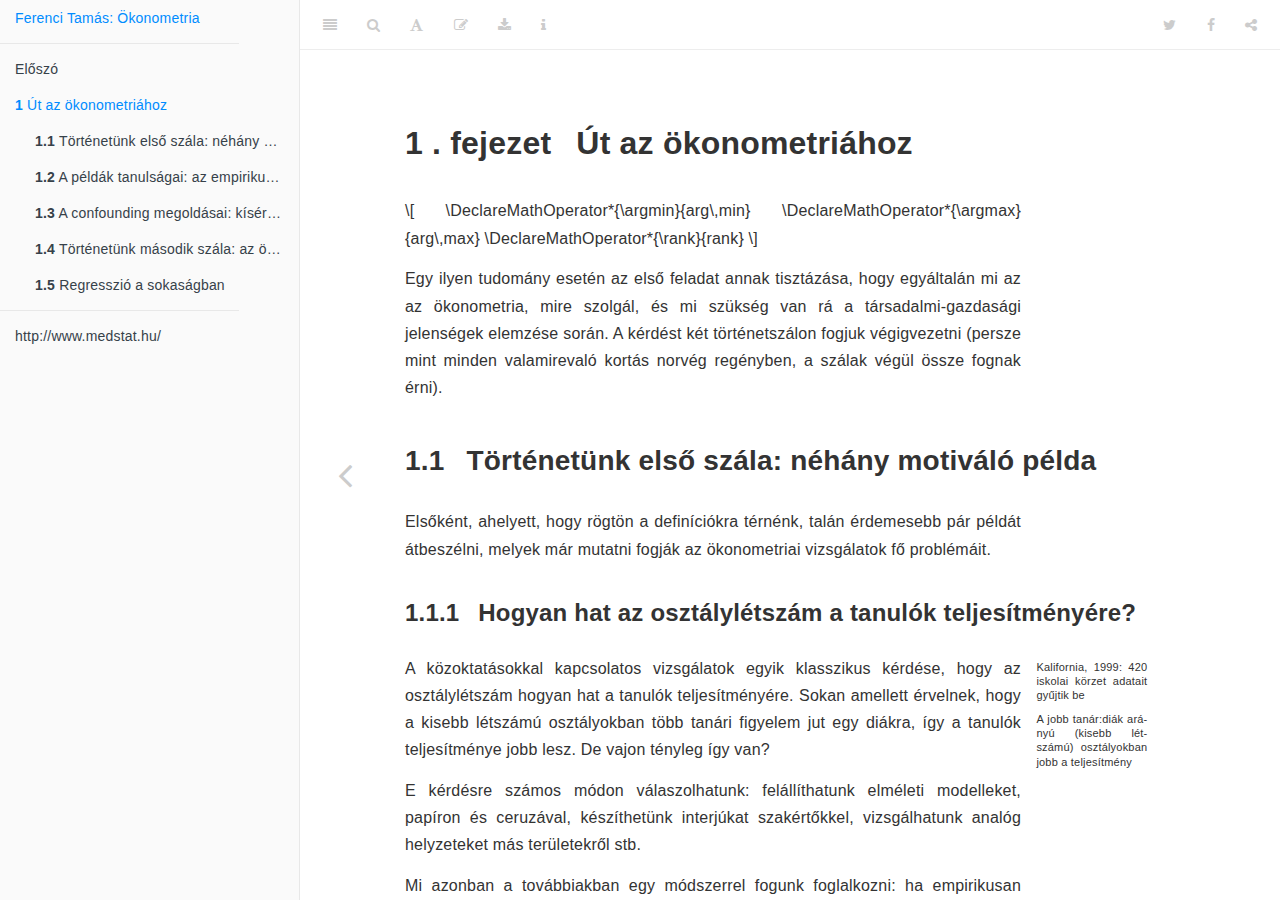
<file: docs/út-az-ökonometriához.html>
<!DOCTYPE html>
<html lang="hu" xml:lang="hu">
<head>

  <meta charset="utf-8" />
  <meta http-equiv="X-UA-Compatible" content="IE=edge" />
  <title>1 . fejezet Út az ökonometriához | Ökonometria</title>
  <meta name="description" content="Az ökonometria a társadalmi-gazdasági jelenségek kvantitatív, empirikus vizsgálatának, modellezésének tudománya. A jegyzet ezt tárgyalja, kerülve a mély matematikai részleteket, a hangsúlyt inkább a módszerek sokféleségének bemutatására helyezve. A számításokat mindenhol R statisztikai környezet alatt szemlélti." />
  <meta name="generator" content="bookdown 0.17 and GitBook 2.6.7" />

  <meta property="og:title" content="1 . fejezet Út az ökonometriához | Ökonometria" />
  <meta property="og:type" content="book" />
  <meta property="og:url" content="https://tamas-ferenci.github.io/FerenciTamas_Okonometria/" />
  <meta property="og:image" content="https://tamas-ferenci.github.io/FerenciTamas_Okonometria/FerenciTamas_Okonometria_cover.png" />
  <meta property="og:description" content="Az ökonometria a társadalmi-gazdasági jelenségek kvantitatív, empirikus vizsgálatának, modellezésének tudománya. A jegyzet ezt tárgyalja, kerülve a mély matematikai részleteket, a hangsúlyt inkább a módszerek sokféleségének bemutatására helyezve. A számításokat mindenhol R statisztikai környezet alatt szemlélti." />
  <meta name="github-repo" content="tamas-ferenci/FerenciTamas_Okonometria" />

  <meta name="twitter:card" content="summary" />
  <meta name="twitter:title" content="1 . fejezet Út az ökonometriához | Ökonometria" />
  
  <meta name="twitter:description" content="Az ökonometria a társadalmi-gazdasági jelenségek kvantitatív, empirikus vizsgálatának, modellezésének tudománya. A jegyzet ezt tárgyalja, kerülve a mély matematikai részleteket, a hangsúlyt inkább a módszerek sokféleségének bemutatására helyezve. A számításokat mindenhol R statisztikai környezet alatt szemlélti." />
  <meta name="twitter:image" content="https://tamas-ferenci.github.io/FerenciTamas_Okonometria/FerenciTamas_Okonometria_cover.png" />

<meta name="author" content="Ferenci Tamás," />



  <meta name="viewport" content="width=device-width, initial-scale=1" />
  <meta name="apple-mobile-web-app-capable" content="yes" />
  <meta name="apple-mobile-web-app-status-bar-style" content="black" />
  
  
<link rel="prev" href="index.html"/>

<script src="libs/jquery-2.2.3/jquery.min.js"></script>
<link href="libs/gitbook-2.6.7/css/style.css" rel="stylesheet" />
<link href="libs/gitbook-2.6.7/css/plugin-table.css" rel="stylesheet" />
<link href="libs/gitbook-2.6.7/css/plugin-bookdown.css" rel="stylesheet" />
<link href="libs/gitbook-2.6.7/css/plugin-highlight.css" rel="stylesheet" />
<link href="libs/gitbook-2.6.7/css/plugin-search.css" rel="stylesheet" />
<link href="libs/gitbook-2.6.7/css/plugin-fontsettings.css" rel="stylesheet" />
<link href="libs/gitbook-2.6.7/css/plugin-clipboard.css" rel="stylesheet" />









<!-- Global site tag (gtag.js) - Google Analytics -->
<script async src="https://www.googletagmanager.com/gtag/js?id=UA-19799395-2"></script>
<script>
  window.dataLayer = window.dataLayer || [];
  function gtag(){dataLayer.push(arguments);}
  gtag('js', new Date());

  gtag('config', 'UA-19799395-2');
</script>


<style type="text/css">
a.sourceLine { display: inline-block; line-height: 1.25; }
a.sourceLine { pointer-events: none; color: inherit; text-decoration: inherit; }
a.sourceLine:empty { height: 1.2em; }
.sourceCode { overflow: visible; }
code.sourceCode { white-space: pre; position: relative; }
pre.sourceCode { margin: 0; }
@media screen {
div.sourceCode { overflow: auto; }
}
@media print {
code.sourceCode { white-space: pre-wrap; }
a.sourceLine { text-indent: -1em; padding-left: 1em; }
}
pre.numberSource a.sourceLine
  { position: relative; left: -4em; }
pre.numberSource a.sourceLine::before
  { content: attr(title);
    position: relative; left: -1em; text-align: right; vertical-align: baseline;
    border: none; pointer-events: all; display: inline-block;
    -webkit-touch-callout: none; -webkit-user-select: none;
    -khtml-user-select: none; -moz-user-select: none;
    -ms-user-select: none; user-select: none;
    padding: 0 4px; width: 4em;
    color: #aaaaaa;
  }
pre.numberSource { margin-left: 3em; border-left: 1px solid #aaaaaa;  padding-left: 4px; }
div.sourceCode
  {  }
@media screen {
a.sourceLine::before { text-decoration: underline; }
}
code span.al { color: #ff0000; font-weight: bold; } /* Alert */
code span.an { color: #60a0b0; font-weight: bold; font-style: italic; } /* Annotation */
code span.at { color: #7d9029; } /* Attribute */
code span.bn { color: #40a070; } /* BaseN */
code span.bu { } /* BuiltIn */
code span.cf { color: #007020; font-weight: bold; } /* ControlFlow */
code span.ch { color: #4070a0; } /* Char */
code span.cn { color: #880000; } /* Constant */
code span.co { color: #60a0b0; font-style: italic; } /* Comment */
code span.cv { color: #60a0b0; font-weight: bold; font-style: italic; } /* CommentVar */
code span.do { color: #ba2121; font-style: italic; } /* Documentation */
code span.dt { color: #902000; } /* DataType */
code span.dv { color: #40a070; } /* DecVal */
code span.er { color: #ff0000; font-weight: bold; } /* Error */
code span.ex { } /* Extension */
code span.fl { color: #40a070; } /* Float */
code span.fu { color: #06287e; } /* Function */
code span.im { } /* Import */
code span.in { color: #60a0b0; font-weight: bold; font-style: italic; } /* Information */
code span.kw { color: #007020; font-weight: bold; } /* Keyword */
code span.op { color: #666666; } /* Operator */
code span.ot { color: #007020; } /* Other */
code span.pp { color: #bc7a00; } /* Preprocessor */
code span.sc { color: #4070a0; } /* SpecialChar */
code span.ss { color: #bb6688; } /* SpecialString */
code span.st { color: #4070a0; } /* String */
code span.va { color: #19177c; } /* Variable */
code span.vs { color: #4070a0; } /* VerbatimString */
code span.wa { color: #60a0b0; font-weight: bold; font-style: italic; } /* Warning */
</style>

<link rel="stylesheet" href="style.css" type="text/css" />
</head>

<body>



  <div class="book without-animation with-summary font-size-2 font-family-1" data-basepath=".">

    <div class="book-summary">
      <nav role="navigation">

<ul class="summary">
<li><a href="./">Ferenci Tamás: Ökonometria</a></li>

<li class="divider"></li>
<li class="chapter" data-level="" data-path="index.html"><a href="index.html"><i class="fa fa-check"></i>Előszó</a></li>
<li class="chapter" data-level="1" data-path="út-az-ökonometriához.html"><a href="út-az-ökonometriához.html"><i class="fa fa-check"></i><b>1</b> Út az ökonometriához</a><ul>
<li class="chapter" data-level="1.1" data-path="út-az-ökonometriához.html"><a href="út-az-ökonometriához.html#történetünk-első-szála-néhány-motiváló-példa"><i class="fa fa-check"></i><b>1.1</b> Történetünk első szála: néhány motiváló példa</a><ul>
<li class="chapter" data-level="1.1.1" data-path="út-az-ökonometriához.html"><a href="út-az-ökonometriához.html#hogyan-hat-az-osztálylétszám-a-tanulók-teljesítményére"><i class="fa fa-check"></i><b>1.1.1</b> Hogyan hat az osztálylétszám a tanulók teljesítményére?</a></li>
<li class="chapter" data-level="1.1.2" data-path="út-az-ökonometriához.html"><a href="út-az-ökonometriához.html#csökkenti-e-a-korrupció-mértékét-a-nők-részvétele-a-politikában"><i class="fa fa-check"></i><b>1.1.2</b> Csökkenti-e a korrupció mértékét a nők részvétele a politikában?</a></li>
<li class="chapter" data-level="1.1.3" data-path="út-az-ökonometriához.html"><a href="út-az-ökonometriához.html#csalnak-e-az-orosz-választásokon"><i class="fa fa-check"></i><b>1.1.3</b> Csalnak-e az orosz választásokon?</a></li>
<li class="chapter" data-level="1.1.4" data-path="út-az-ökonometriához.html"><a href="út-az-ökonometriához.html#további-példák"><i class="fa fa-check"></i><b>1.1.4</b> További példák</a></li>
</ul></li>
<li class="chapter" data-level="1.2" data-path="út-az-ökonometriához.html"><a href="út-az-ökonometriához.html#a-példák-tanulságai-az-empirikus-adatok-elemzésének-legnagyobb-problémája"><i class="fa fa-check"></i><b>1.2</b> A példák tanulságai: az empirikus adatok elemzésének legnagyobb problémája</a></li>
<li class="chapter" data-level="1.3" data-path="út-az-ökonometriához.html"><a href="út-az-ökonometriához.html#a-confounding-megoldásai-kísérlet-és-megfigyelés"><i class="fa fa-check"></i><b>1.3</b> A confounding megoldásai: kísérlet és megfigyelés</a></li>
<li class="chapter" data-level="1.4" data-path="út-az-ökonometriához.html"><a href="út-az-ökonometriához.html#történetünk-második-szála-az-ökonometriai-modellek-és-a-regresszió"><i class="fa fa-check"></i><b>1.4</b> Történetünk második szála: az ökonometriai modellek és a regresszió</a></li>
<li class="chapter" data-level="1.5" data-path="út-az-ökonometriához.html"><a href="út-az-ökonometriához.html#regresszió-a-sokaságban"><i class="fa fa-check"></i><b>1.5</b> Regresszió a sokaságban</a></li>
</ul></li>
<li class="divider"></li>
<li><a href="http://www.medstat.hu/" target="blank">http://www.medstat.hu/</a></li>

</ul>

      </nav>
    </div>

    <div class="book-body">
      <div class="body-inner">
        <div class="book-header" role="navigation">
          <h1>
            <i class="fa fa-circle-o-notch fa-spin"></i><a href="./">Ökonometria</a>
          </h1>
        </div>

        <div class="page-wrapper" tabindex="-1" role="main">
          <div class="page-inner">

            <section class="normal" id="section-">
<div id="út-az-ökonometriához" class="section level1">
<h1><span class="header-section-number">1 . fejezet</span> Út az ökonometriához</h1>
<p><span class="math display">\[
\DeclareMathOperator*{\argmin}{arg\,min}
\DeclareMathOperator*{\argmax}{arg\,max}
\DeclareMathOperator*{\rank}{rank}
\]</span></p>
<p>Egy ilyen tudomány esetén az első feladat annak tisztázása, hogy egyáltalán mi az az ökonometria, mire szolgál, és mi szükség van rá a társadalmi-gazdasági jelenségek elemzése során. A kérdést két történetszálon fogjuk végigvezetni (persze mint minden valamirevaló kortás norvég regényben, a szálak végül össze fognak érni).</p>
<div id="történetünk-első-szála-néhány-motiváló-példa" class="section level2">
<h2><span class="header-section-number">1.1</span> Történetünk első szála: néhány motiváló példa</h2>
<p>Elsőként, ahelyett, hogy rögtön a definíciókra térnénk, talán érdemesebb pár példát átbeszélni, melyek már mutatni fogják az ökonometriai vizsgálatok fő problémáit.</p>
<div id="hogyan-hat-az-osztálylétszám-a-tanulók-teljesítményére" class="section level3">
<h3><span class="header-section-number">1.1.1</span> Hogyan hat az osztálylétszám a tanulók teljesítményére?</h3>
<div class="handout">
<p>
Kalifornia, 1999: 420 iskolai körzet adatait gyűjtik be
</p>
<p>
A jobb tanár:diák arányú (kisebb létszámú) osztályokban jobb a teljesítmény
</p>
</div>
<p>A közoktatásokkal kapcsolatos vizsgálatok egyik klasszikus kérdése, hogy az osztálylétszám hogyan hat a tanulók teljesítményére. Sokan amellett érvelnek, hogy a kisebb létszámú osztályokban több tanári figyelem jut egy diákra, így a tanulók teljesítménye jobb lesz. De vajon tényleg így van?</p>
<p>E kérdésre számos módon válaszolhatunk: felállíthatunk elméleti modelleket, papíron és ceruzával, készíthetünk interjúkat szakértőkkel, vizsgálhatunk analóg helyzeteket más területekről stb.</p>
<p>Mi azonban a továbbiakban egy módszerrel fogunk foglalkozni: ha empirikusan igyekszünk válaszolni a kérdésre. Empirikusan, annyi mint a tapasztalatok alapján, tehát való életbeli tényadatok begyűjtévél. Elvégre az osztálylétszámokra csak van valamilyen adatgyűjtés, ha az országban futnak standardizált képességmérő felmérő-programok, akkor a tanulók teljesítményére is van adatunk – mi lenne, ha</p>
<p>1999-ben Kalifornia állam pontosan ezzel a kérdéssel szembesült. 420 iskolai körzetből gyűjtött adatokat, melyek – számos egyéb mellett – tartalmazták a tanulók és tanárok létszámát, valamint az elért teszteredményeket<a href="#fn1" class="footnote-ref" id="fnref1"><sup>1</sup></a>. Az <code>AER</code> csomag <code>CASchools</code> néven tartalmazza a tényleges adatokat. Lássuk is akkor az eredményt! Íme a tanár:diák arányok és a teszteredmények szóródási diagramok szemléltetve:</p>
<div class="sourceCode" id="cb1"><pre class="sourceCode r"><code class="sourceCode r"><a class="sourceLine" id="cb1-1" title="1"><span class="kw">data</span>(<span class="st">&quot;CASchools&quot;</span>, <span class="dt">package =</span> <span class="st">&quot;AER&quot;</span>)</a>
<a class="sourceLine" id="cb1-2" title="2">CASchools<span class="op">$</span>tsratio &lt;-<span class="st"> </span><span class="kw">with</span>(CASchools, teachers<span class="op">/</span>students)</a>
<a class="sourceLine" id="cb1-3" title="3">CASchools<span class="op">$</span>score &lt;-<span class="st"> </span><span class="kw">with</span>(CASchools, (math <span class="op">+</span><span class="st"> </span>read)<span class="op">/</span><span class="dv">2</span>)</a>
<a class="sourceLine" id="cb1-4" title="4">lattice<span class="op">::</span><span class="kw">xyplot</span>( score <span class="op">~</span><span class="st"> </span>tsratio, <span class="dt">data =</span> CASchools,</a>
<a class="sourceLine" id="cb1-5" title="5">                 <span class="dt">xlab =</span> <span class="st">&quot;Tanár:diák arány&quot;</span>, <span class="dt">ylab =</span> <span class="st">&quot;Teszteredmény&quot;</span> )</a></code></pre></div>
<p><img src="FerenciTamas_Okonometria_files/figure-html/unnamed-chunk-6-1.png" width="672" style="display: block; margin: auto;" /></p>
<p>Az eredmények első ránézésre megerősítik a sejtésünket: ha több tanár jut egy diákra (kisebbek az osztályok), akkor az jobb teszteredménnyel jár együtt. Nem túl erős az összefüggés, de azért egyértelműen létezik (vájtfülőek kedvéért: <span class="math inline">\(r=0.23\)</span>, <span class="math inline">\(p &lt;0.001\)</span>) és némi munkával még az is kihozható, hogy ezen eredmények szerint ha egy századdal megnöveljük a tanár:diák arányt, akkor várhatóan 8.38 ponttal fog javulni a tesztpontszám.</p>
<p>Ezek az eredmények húsbavágóak. Ha lecsökkentjük az osztálylétszámokat, akkor több tanárt kell alkalmazni, több osztályt kell indítani, adott esetben több osztályteremre lesz szükség, de még az sem kizárt, hogy új iskolaépületre. Pontosan tudni kell tehát, hogy tényleg elérünk-e ezzel valamit. Sőt, valójában ennél többről van szó, azt is tudni kell, hogy <em>mennyit</em> érünk el ezzel, egész egyszerűen azért, hogy költség-haszon mérleget lehessen csinálni: a tanárok bérét meg az iskolafelújítások árát megmondják a kontrollerek, de mit rakunk a mérleg másik serpenyőjébe? Ehhez kell tudni a fenti számot, hogy a kettőből együtt meg tudjuk mondani: hány millió dollárt kell költenünk 1 pont teljesítményjavításra. Hogy aztán ez megéri-e, az természetesen már nem statisztikai kérdés, függ a rendelkezésre álló büdzsétől, az egyéb feladatoktól, de még a kormány értékválasztásától is, ám a statisztikának kell ezt, mint inputadatot szolgáltatni a döntéshez.</p>
<p>De vajon biztos jól van így minden? Ha az ember elkezdi jobban nézni a problémát, esetleg <q>szociológiai</q> szemmel is igyekszik ránézni, akkor hamar szöget üthet a fejében valami. És nem is kell Kaliforniáig menni, magyar, vagy akár még konkrétabban budapesti viszonylatban is ugyanúgy érzékelhető a probléma: ha veszünk kis átlaglétszámú osztályokat (sztereotipikusan mondjuk 2. kerület) és nagy átlaglétszámú osztályokat (sztereotipikusan mondjuk 8. kerület), akkor hihető, hogy az előbbiek teljesítménye jobb, na de álljunk meg egy pillanatra! Csak és kizárólag az osztálylétszám nagyságában térnek el ezek az osztályok egymástól?! Dehogy! Akkor meg honnan tudjuk, hogy a tapasztalt különbség tényleg az osztálylétszámbeli eltérés miatt van…?</p>
<p>A rövid válasz – sajnos – az, hogy sehonnan! És itt van a bökkenő: igaz, hogy a 2. kerületi osztályok kisebbek mint a 8. kerületiek, de <em>egyúttal</em> másban is eltérnek, az oda járó gyerekek szocioökonómiai háttere tendenciájában jobb, tanulásra motiválóbb otthoni környezetből érkeztek, a szülők anyagilag is megengedhetik maguknak, hogy a gyermekeiket különórára járassák stb. E ponton viszont nagy baj van: innen kezdve fogalmunk sem lehet, hogy a tapasztalt különbség <em>tényleg</em> a kisebb osztálylétszám miatt van, vagy esetleg az osztálylétszámnak a világon semmi hatása nincs, csak egyszerűen a kisebb osztályokba jobb szocioökonómiai helyzetű diákok járnak és <em>ez</em> a valódi oka az ott tapasztalt jobb tesztpontszámnak?</p>
<p>Sőt! Innentől kezdve még akár az is elképzelhető, hogy a kisebb osztálylétszám igazából kifejezetten <em>ront</em> a teljesítményen <em>önmagában</em>, csak épp a kisebb osztályokba annyival jobb szociális helyzetű diákok járnak, hogy az átfordítja a helyzetet.</p>
<p>Valaki nem hiszi el, hogy ez még is lehetséges? Nos, gyártsunk egy egyszerű szimulációt! Egyelőre nem árulom el, hogy hogyan készítettem, de íme a végeredménye:</p>
<p><img src="FerenciTamas_Okonometria_files/figure-html/unnamed-chunk-7-1.png" width="672" style="display: block; margin: auto;" /></p>
<p>Első ránézésre nagyjából megfelel a korábbi képnek. De nézzük csak meg jobban mi történik itt! (Mivel ezt saját kezűleg generáltuk, így megtehetjük, hiszen tudjuk mi van a valóságban, az adatok hátterében). Az egyszerűség kedvéért mondjuk, hogy a szocioökonómiai státusz egy bináris változó, <q>jó</q> és <q>rossz</q> a két lehetséges értéke.</p>
<p>Nézzük a tanár:diák arány és a pontszám összefüggését a jó szocioökonómiai státuszú osztályok körében:</p>
<p><img src="FerenciTamas_Okonometria_files/figure-html/unnamed-chunk-8-1.png" width="672" style="display: block; margin: auto;" /></p>
<p>Érdekes! Itt fordított a kapcsolat. Na de mi a helyzet a rossz szocioökonómiai státuszú osztályokban? Íme:</p>
<p><img src="FerenciTamas_Okonometria_files/figure-html/unnamed-chunk-9-1.png" width="672" style="display: block; margin: auto;" /></p>
<p>Itt is negatív a kapcsolat!</p>
<p>Ez meg hogy a viharban lehet? – kérdezhetné valaki. A rossz szociális helyzetű csoporton belül is ront a kisebb osztálylétszám, a jó helyzetűeken belül is ront, de összességében meg javít?! Egyből világosabb a helyzet, ha egy ábrán ábrázoljuk a kettőt, csak eltérő színekkel:</p>
<p><img src="FerenciTamas_Okonometria_files/figure-html/unnamed-chunk-10-1.png" width="672" style="display: block; margin: auto;" /></p>
<p>Azonnal érthető, hogy mi történik, ha hozzávesszük a korábban mondottakat: a jobb tanár:diák arány igazából <em>ront</em> a helyzeten, de a jobb szociális helyzetű diákok által alkotott osztályok egyszerre kisebbek <em>és</em> – szociális helyzetük, nem az osztálylétszám miatt! – jobb teljesítményűek, és ez olyan erős effektus, hogy ha egyben vizsgáljuk az osztályokat, akkor a kisebb létszám rontó hatását átbillenti, hogy a kisebb osztályok a jobb szociális helyzetük miatt jobb teljesítményűek. Így összeségében azt fogjuk látni, ahonnan indultunk: hogy a kisebb létszámú osztályok jobb teljesítményűek.</p>
<p>A végeredmény tehát: a kisebb osztálylétszám rontja a teljesítményt <em>és</em> a kisebb létszámú osztályok jobb teljesítményűek. És ha valaki érti a fentieket, akkor azt is érti, hogy ebben a mondatban miért nincs semmi ellentmondás!</p>
</div>
<div id="csökkenti-e-a-korrupció-mértékét-a-nők-részvétele-a-politikában" class="section level3">
<h3><span class="header-section-number">1.1.2</span> Csökkenti-e a korrupció mértékét a nők részvétele a politikában?</h3>
<p>TODO</p>
</div>
<div id="csalnak-e-az-orosz-választásokon" class="section level3">
<h3><span class="header-section-number">1.1.3</span> Csalnak-e az orosz választásokon?</h3>
<p>TODO</p>
</div>
<div id="további-példák" class="section level3">
<h3><span class="header-section-number">1.1.4</span> További példák</h3>
<p>Hosszasan sorolhatóak a további, hasonló példák a társadalmi-gazdasági elemzések világából. Kommentár nélkül még néhány kérdés, érdemes mindegyiket a fenti példákból leszűrődni kezdődő tanulságok szemüvegén keresztül végiggondolni:</p>
<ul>
<li>Hogyan hat a munkanélküliség a GDP-re?</li>
<li>Hogyan hat az államadósság a növekedésre?</li>
<li>Return on education: mekkora az oktatás haszna, tehát, ha egy évvel többet tölt valaki az iskolapadban, az mennyivel növeli a fizetését?</li>
<li>Létezik-e <q>cigánybűnözés</q>?</li>
<li>Az ökonometria-előadás haszna: ha többet tölt a hallgató az öko előadáson, jobb jegyet kap-e emiatt, és ha igen, mennyivel?</li>
<li>Milyen tényezők hatnak arra, hogy egy országban hány terrortámadás történik?</li>
<li>Hogyan hat a rendőri erők létszáma egy adott városban az ottani bűnözési rátákra?</li>
<li>Cégeknek adott továbbképzési támogatás hogyan hat a termelékenységre?</li>
</ul>
<p>(Igen, ezekre mind válaszolhatunk ökonometriai módszerekkel!)</p>
</div>
</div>
<div id="a-példák-tanulságai-az-empirikus-adatok-elemzésének-legnagyobb-problémája" class="section level2">
<h2><span class="header-section-number">1.2</span> A példák tanulságai: az empirikus adatok elemzésének legnagyobb problémája</h2>
<div class="handout">
<p>
Valamilyen ok-okozati hatásra vagyunk kíváncsiak; a <strong>kauzalitás</strong> érdekel minket
</p>
<p>
Számos vizsgálati módszer közül most az <strong>empirikus</strong> adatok elemzésével fogunk foglalkozni: tényadatokat gyűjtünk be, és ebből igyekszünk következtetni
</p>
</div>
<p>A mintázat most már látszik. Valamilyen tényező hatására vagyunk kíváncsiak, az okozati hatására, szép szóval: a <strong>kauzalitásra</strong>, ez mindegyik példa lelke.</p>
<p>Úgy döntünk, hogy a kérdést <strong>empirikus</strong> adatok elemzésével igyekszünk megoldani, azaz való életbeli tényadatokat gyűjtünk be. (A vizsgált tényezőről, a hatásról, esetleg egyéb fontos változókról.)</p>
<p>Azért, hogy eldöntsük, hogy van-e okozati hatás (illetve, hogy lemérjük mekkora), csoportokat hasonlítunk össze, melyek eltérnek a vizsgált tényezőben. Csak épp közben a vizsgált tényezőbeli eltéréssel <em>automatikusan</em> <em>együtt járnak</em> egyéb tényezőbeli eltérések, és innentől kezdve bajban vagyunk, mert ha találunk is különbséget a csoportok között, nem fogjuk tudni, hogy az mi miatt van: a vizsgált tényezőbeli eltérés miatt, a vele együtt járó egyéb eltérések miatt, vagy esetleg ezek valamilyen keveréke miatt. Ezt a jelenséget, mely az empirikus adatok elemzésének legnagyobb problémája, hívják <strong>confoundingnak</strong>. (Angolul nagyon jó szó, amire nem sikerült hasonlóan találó magyar fordítást bevezetni. A confounding azt jelenti, hogy összemosódás, és csakugyan, az a probléma, hogy a vizsgált tényezőbeli eltérés összemosódik egyéb tényezőkbeli eltérésekkel.)</p>
<p>Vegyük észre, hogy a confounding fellépéséhez az kellett, hogy létezzen olyan tényező, amire két dolog <em>egyszerre</em> igaz: együttmozog a vizsgált tényezővel (összefügg vele) <em>és</em> önmagában – azaz a vizsgált tényező minden értéke mellett – hat az eredményváltozóra. Akkor van confounding, ha ez a kettő egyidejűleg fennáll. Ha bármelyik nincs jelen, akkor nincs probléma. Ha a szociális helyzet összefügg ugyan az osztálylétszámmal, de nem hat a teljesítményre, akkor nincs baj: igaz, hogy a kisebb osztályok jobb szociális helyzetűek, de ez nem befolyásolja a teljesítményt. Hasonlóképp, ha a szociális helyzet befolyásolja ugyan a teljesítményt, de nem függ ösze az osztálymérettel, akkor sincs gond: a kisebb osztályoknak nem tér el a szociális helyzete a nagyobbaktól. (Gondoljuk végig az összes többi példára is!) Azokat a változókat, amelyek ezt a két dolgot egyidejűleg tudják, tehát a vizsgált tényezővel együttmozognak <em>és</em> az eredményváltozóra is hatnak, ilyen módon okozzák a confoundingot, szokás zavaró változónak, vagy <strong>confoundernek</strong> nevezni.</p>
<p>A későbbiek szempontjából hasznos lesz ezt még másképp átfogalmazni. A probléma, hogy nem az érdekel minket, hogy egy osztály abban tér el, hogy kisebb a létszám, akkor ott jobb-e a teljesítmény, hanem az, hogy ha <em>csak</em> abban tér el, hogy kisebb a létszám, akkor ott jobb-e a teljesítmény. Ezt szokás <strong>ceteris paribus elvnek</strong> (<q>minden mást változatlanul tartva</q>) nevezni, ez a kulcs a kauzalitáshoz: az érdekel minket, hogy ha minden mást változatlanul tartva <em>csak</em> az osztálylétszám változik, akkor mi történik. A naiv elemzésben az osztálylétszám változásával együtt egyéb tényezők is változhatnak, így ebből nem tudunk a kauzalitásra következtetni. Figyeljünk a szóhasználatra: azt mondhatjuk, hogy a kisebb osztálylétszám jobb teljesítménnyel <em>jár együtt</em> (korreláció), de azt nem, hogy a kisebb osztálylétszám jobb teljesítményt <em>okoz</em> (kauzalitás).</p>
<p>Valaki esetleg azt mondhatja, hogy rendben, itt tényleg van valami módszertani gubanc, meg szép latin szavak<a href="#fn2" class="footnote-ref" id="fnref2"><sup>2</sup></a> de igazából ez csak az ilyen módszertani kérdéseken szöszmötölő kutatóknak érdekes, a lényeg, hogy ha kisebb az osztálylétszám, akkor ott jobb a teljesítmény, ennyi a fontos, és pont. Nem! Ez az érvelés teljesen fals, az hogy mi hat mire, nem tudományos szőrszálhasogatás, hanem elsőrendű gyakorlati kérdés. Miért? A beavatkozás miatt! A <em>valódi</em> okozatiság felismerése ott válik kritikussá, ha beavatkozunk a rendszerbe, ha ugyanis rosszul állapítjuk meg az okozati kapcsolatok irányát, akkor ez teljesen félremehet. Például lecsökkentjük az osztálylétszámokat, adott esetben rengeteg pénzt elköltve, de ha a <em>valódi</em> oka a jobb teljesítménynek nem az osztálylétszám, hanem a jobb szociális helyzet, akkor ezzel semmit nem érünk el! Sőt, mint a későbbi példa mutatja, adott esetben még kimondottan árthatunk is!</p>
<!-- (Kitérő megjegyzés: ha kizárólag az érdekel minket, hogy előrejelezzük a teljesítményt, akkor azt gondolhatjuk, hogy ekkor, de csak ekkor tényleg jók a helytelen kauzalitású modellek is. Valójában) -->
<p>Végezetül még egy megjegyzés. A confounding felismerése nem azt jelenti, hogy akkor igazából nincs hatás, végképp nem azt, hogy bizonyítottuk, hogy ellentétes irányú hatás van. Pusztán annyit jelent, hogy a confounding-gal terhelt adatok <em>nagyon gyenge</em> bizonyítékot jelentenek a hatás léte mellett. De ettől még lehet éppenséggel hatás! – csak az ilyen adatok nagyon kevéssé támasztják ezt alá.</p>
</div>
<div id="a-confounding-megoldásai-kísérlet-és-megfigyelés" class="section level2">
<h2><span class="header-section-number">1.3</span> A confounding megoldásai: kísérlet és megfigyelés</h2>
<p>Most, hogy alaposan kiveséztük a confounding problémáját, természetesen adódik a kérdés: na de mit tehetünk ez ellen? Azt könnyű lenne biztosítani, hogy a csoportok egy-két általunk megadott szempont szerint ne legyenek eltérőek, de azt, hogy <em>egyáltalán semmilyen</em> szempont szerint ne térjenek el (kivéve persze az vizsgált tényezőt), olyanok szerint sem, amikről eszünkbe sem jut, hogy lehet bennük eltérés, csak egy módon lehet: ez a <strong>randomizálás</strong>. Ahogy a szó is sugallja, a randomizálás lényege, hogy a megfigyelési egységeket <em>véletlenszerűen</em> sorsoljuk különböző csoportokba, majd ezeket a csoportokat tesszük ki a vizsgált tényezőnek. Például pénzfeldobással döntjük el az óvoda végén minden egyes gyermekről, hogy kis vagy nagy létszámú osztályba kerüljön. Ez azért jó, mert ilyen módon a két csoport között nem lesz szisztematikus különbség szocioökonómiai státuszban, de ami még fontosabb: <em>semmilyen</em> tényezőben nem lesz szisztematikus különbség, a kék szeműek vagy a balkezesek számában sem, hiszen a pénzfeldobás nyilván ezekre is érzéketlen. Ilyen módon a csoportok összehasonlíthatóak: ha találunk köztük különbséget a tanulmányi eredményben, az <em>tényleg</em> az osztálylétszámnak lesz betudható… hiszen másban nincs szisztematikus különbség.</p>
<p>A randomizálásnak egy baja van: akkor alkalmazható, ha a vizsgált tényezőt tudjuk irányítani. (Hiszen nekünk kell az egyik csoportba sorsolt gyerekeket kis, a másikat nagy létszámú osztályba helyezni.) Azokat a kutatásokat, ahol a kutatást végzők tudják irányítani a vizsgált tényezőt, <strong>kísérletes (experimentális) kutatásnak</strong> nevezzük. És itt értünk el a bökkenőhöz: a társadalmi-gazdasági jelenségek vizsgálata az a terület, ahol tipikusan <em>nem</em> lehet kísérletet végezni. Aligha lehet gyerekeket pénzfeldobással sorsolni osztályokba, vagy országokban pénzfeldobással meghatározni, hogy mennyi nő üljön a kormányban…</p>
<p>(Persze ez sincs kőbe vésve. Néha lehet kísérletet csinálni, ahogy a választási megfigyelők példája is mutatja. Másik oldalról, például az orvostudományban sokszor lehet kísérletet csinálni, ez a jellemző új gyógyszerek bevezetésénél, ahol a vizsgálat során véletlenszerűen kiválasztott alanyok kapnak gyógyszert, míg a többiek placebot, de ott is van olyan kérdés, ahol nem lehet kísérletet csinálni! Tipikusan ilyenek fordulnak elő az epidemiológiában: a vörös hús rákkeltő? Aligha lehet emberekkel pénzfeldobás alapján évtizedekig több vagy kevesebb vörös húst etetni… Innentől a probléma ott is ugyanaz: ha a vörös húst evők között több a rákos, az nagyon gyenge bizonyíték, mert a több vörös húst fogyasztó emberek milliónyi <em>egyéb</em> dologban is eltérnek a kevesebb vörös húst fogyasztó emberektől a vörös hús fogyasztás mértékén túl – és mi van, ha ezek közül valami növeli a rákkockázatot…?)</p>
<p>Azokat a vizsgálatokat, ahol a kutatást végzők nem tudják befolyásolni a vizsgált tényezőt, az alakul a maga rendje szerint, és a kutatók csak passzíve feljegyzik a történéseket külső szemlélőként, <strong>megfigyeléses (obszervációs) vizsgálatnak</strong> nevezzük. A társadalmi-gazdasági elemzések során tehát szinte mindig ilyenekkel lesz dolgunk. Márpedig ezeknél mindig fejünk felett fog lebegni a confounding problémája.</p>
</div>
<div id="történetünk-második-szála-az-ökonometriai-modellek-és-a-regresszió" class="section level2">
<h2><span class="header-section-number">1.4</span> Történetünk második szála: az ökonometriai modellek és a regresszió</h2>
<p>Folytassuk most valami – látszólag – teljesen más témával.</p>
<p>Minden fenti példában volt egy változó, mely az eredménye volt a vizsgálatunknak, a kimenet szerepét játszotta, tehát aminek az alakulását le kívántuk írni (tesztpontszám, korrupció mértéke, szavazati arány stb.). A továbbiakban ezt <strong>eredményváltozónak</strong> (vagy függő változónak, angolul response) fogjuk hívni, jele <span class="math inline">\(Y\)</span>. Az első példánkban <span class="math inline">\(Y=\text{Teszteredmény}\)</span>. Másrészről voltak változók, adott esetben nem is egy, amikkel le akarjuk írni az eredményváltozó alakulását, amelyekről azt mondjuk, hogy hatnak, vagy hathatnak az eredményváltozóra; ezek neve <strong>magyarázó változó</strong> (vagy független változó, angolul predictor). Ezekből több is lehet (az első példában ilyen az osztálylétszám és a szocioökonómiai helyzet), jelöljük számukat <span class="math inline">\(k\)</span>-val, és az egyes változókat <span class="math inline">\(X_i\)</span>-vel (<span class="math inline">\(i=1,2,\ldots,k\)</span>). Az első példában <span class="math inline">\(k=2\)</span> és <span class="math inline">\(X_1=\text{Tanár:diák arány}\)</span>, <span class="math inline">\(X_2=\text{Szocioökonómiai státusz}\)</span>. Összefoglalva, az eredményváltozó a vizsgált kimenet, a magyarázó változók az azt – potenciálisan – befolyásoló tényezők (tehát a fontos, vizsgált változók és a – potenciális – confounderek egyaránt).</p>
<!-- Kitérő: szimultaneitás -->
<p>Az <span class="math inline">\(X\)</span>-ek hatnak az <span class="math inline">\(Y\)</span>-ra, vagy fordítva megfogalmazva, az <span class="math inline">\(Y\)</span> függ az <span class="math inline">\(X\)</span>-ektől – ragadjuk meg most ezt matematikailag. Szerencsére arra, hogy egy változó függ más változóktól, ismerünk egy jó matematikai objektumot, ez a függvény fogalma:
<span class="math display">\[
Y=f\left(X_1,X_2,\ldots,X_k\right)
\]</span>
A későbbiekben erre azt fogjuk mondani, hogy ez egy statisztikai modell. Ennek az általánosságával nehéz lenne vitatkozni, de egy baja mégis csak van.</p>
<p>A fő probléma, hogy a modell azt feltételezi, hogy az <span class="math inline">\(Y\)</span> és az <span class="math inline">\(X\)</span>-ek kapcsolata <strong>determinisztikus</strong>. Szinte teljesen mindegy is, hogy mi az <span class="math inline">\(Y\)</span> és mik az <span class="math inline">\(X\)</span>-ek, hogy mi a vizsgált probléma, a társadalmi-gazdasági jelenségek vizsgálata kapcsán lényegében általánosan kijelenthető, hogy ez irreális: bármilyen ügyesek vagyunk, soha az életben nem fogunk tudni determinisztikus modelleket alkotni társadalmi-gazdasági jelenségekre. (Aligha lehet olyan modellt alkotni, ami <em>pontosan</em>, hiba nélkül megmondja előre, hogy egy osztály milyen pontszámot fog elérni, vagy, hogy egy választáson pontosan hány szavazat érkezik egy pártra.) Ez legfeljebb középiskolás fizikában működik, a társadalmi-gazdasági jelenségekben szinte kizárt, hogy <em>függvényszerű</em> módon meghatározzák a magyarázó változók az eredményváltozót. Hiszen lesznek változók amiket nem ismerünk, rosszul mérünk, rosszul veszünk figyelembe, az, hogy egy gyerek hány pontot ír egy teszten, mindig függ a mi közelítési szintünk ténylegesen véletlen dolgoktól stb. A A valódi modell tehát <strong>sztochasztikus</strong> kell legyen:
<span class="math display">\[
  Y=f\left(X_1,X_2,\ldots,X_k\right)+\varepsilon
\]</span>
Itt <span class="math inline">\(\varepsilon\)</span> jelzi a fentiekből fakadó bizonytalanságot, a neve: <strong>hibatag</strong>.</p>
<p>Rövid jelölésként az <span class="math inline">\(X\)</span>-eket gyakran egy vektorba vonjuk össze: <span class="math inline">\(Y=f\left(\underline{X}\right)+\varepsilon\)</span>.</p>
<p>Az így kapott modellünk már egy teljes értékű statisztikai (ökonometriai) modell! Az ilyen <span class="math inline">\(f\)</span>-et hívjuk (sokasági) <strong>regressziófüggvénynek</strong>.</p>
<p>Később még többet fogunk vele foglalkozni, de már most is fontos, hogy lássuk, hogy az <span class="math inline">\(f\)</span>-nek van egy nagyon is földhözragadt értelmezése: szeretném megtippelni <span class="math inline">\(Y\)</span> értékét <span class="math inline">\(X\)</span>-ek ismeretében. Hogy ez miért lesz fontos, azt majd később fogjuk látni, de a feladat így is értelmes: ha ismerem egy osztály tanár:diák arányát és a szociális helyzetet, akkor ezek alapján</p>
<p>Ez az egyenlet egy <strong>sokasági modell</strong>: azt írja le, hogy a valóság hogyan működik. Pontosan ugyanaz a helyzet, mint bármilyen következtető statisztikai kurzus alapjainál: van a sokaság, amit eloszlásokkal, valószínűségszámítási eszközökkel írunk le, de a tényleges vizsgálatokban mi sem ismerjük. (Tehát nem tudjuk, hogy ezek az eloszlások milyenek.) Ahhoz, hogy megismerjük veszünk egy mintát, ennek a kezeléséhez már statisztika kell, aminek a feladat épp az lesz, hogy következtessünk a sokaságra.</p>
<p>Most is hasonló a helyzet: mi sem tudhatjuk, hogy milyen <em>eloszlása</em> van a teszteredményeknek, csak van egy 420 elemű mintánk rá nézve; és hasonlóan a többi változóval. Most azonban egy pillanatig leszünk valszámos emberek: ne törődjünk azzal a problémával, hogy a sokaságot igazából nem ismerhetjük, játsszuk azt, hogy ismerjük (tudjuk mik ezek az eloszlások), és vizsgáljuk meg, hogy ebből mire jutunk! Ugyanúgy mint a következtető statisztikánál, ez nagyon hasznos lesz majd később, a számunkra igazán érdekes – statisztikai – feladat megoldásánál is.</p>
<p>A nem-kísérleti jelleg miatt az az értelmes modell, ha mind az eredményváltozót, mind a magyarázó változókat – és így persze <span class="math inline">\(\varepsilon\)</span>-t is – valószínűségi változónak vesszük. (Ezért használtam eddig is nagy betűket!) Bizonyos egyszerűsített tárgyalások úgy tekintik, mintha az <span class="math inline">\(X\)</span>-ek nem valószínűségi változók lennének, hanem rögzített értékek. Ez a kísérletek világában rendben lehet, ahol mi be tudjuk <em>állítani</em> az <span class="math inline">\(X\)</span>-ek értékét, de ökonometriában, a társadalmi-gazdasági elemzések világában még közelítő feltevésként is értelmetlen.</p>
</div>
<div id="regresszió-a-sokaságban" class="section level2">
<h2><span class="header-section-number">1.5</span> Regresszió a sokaságban</h2>
<p>Elsőként tehát le kell írnunk a sokaságot: valszámos emberek leszünk, és úgy vesszük mintha ismernénk a sokaságot. Mit jelent ez, mit is ismerünk pontosan? Nem csak <span class="math inline">\(Y\)</span> és <span class="math inline">\(X_1,X_2,\ldots,X_k\)</span> eloszlásait (külön-külön), hanem az együttes eloszlásukat is! Ekkor tudunk mindent ezekről (valószínűségszámítási értelemben).</p>
<p>Ezt úgy kell elképzelnünk, mint egy <span class="math inline">\(k+1\)</span> dimenziós teret: minden pont egy adott magyarázó- <em>és</em> eredményváltozó-kombináció. E fölött értelmezve van egy eloszlás, ami azt mutatja, hogy ha mintát veszünk ebből az eloszlásból, akkor milyen valószínűséggel esünk az adott pont kis környékére.</p>
<p><span class="math inline">\(k+1\)</span> dimenziós terekben a legtöbb ember relatíve rosszul tájékozódik, úgyhogy ábrázoljunk egy olyan együttes eloszlást, amikor még átlátható a dolog!</p>
<p><img src="FerenciTamas_Okonometria_files/figure-html/unnamed-chunk-12-1.png" width="672" style="display: block; margin: auto;" /></p>
<p>Ez egy kétváltozós eloszlás együttes sűrűségfüggvénye; itt az egyik változó játsza a magyarázó-, a másik az eredményváltozó szerepét. A mintavétel ebből az eloszlásból azt jelenti, hogy kiveszünk egy iskolát (tehát tanár:diák arányt <em>és</em> teszteredményt egyszerre!); ahol magasan fut a sűrűségfüggvény, arról a környékről gyakran veszünk ki, ahol alacsonyan, ott ritkábban. A hiba mibenléte is jól érthető erről az ábráról: ha kiválasztunk egy adott konkrét <span class="math inline">\(X_1\)</span>-et, ahhoz csak egyetlen <span class="math inline">\(f\left(X_1\right)\)</span>-et adhatunk, mégis <span class="math inline">\(Y\)</span> minden értéket felvehet, tehát lehetetlen, hogy ne hibázzunk. (Csak egyetlen egy pont lesz a végtelen sok közül, ahol nem hibázunk.) Persze <span class="math inline">\(f\left(X_1\right)\)</span>-et majd pont úgy lesz célszerű megválasztani, hogy oda rakjuk, ahol <span class="math inline">\(Y\)</span> gyakran előfordul, hogy a gyakran előforduló esetekben hibázzunk picit, és csak a ritkábbakban nagyobbat – de erről majd kicsit később.</p>
<p>Elárulom, hogy ez az eloszlás többváltozós normális (később ennek majd jelentősége lesz), <span class="math inline">\(\boldsymbol{\mu}=\begin{pmatrix} 654 \\ 0.0514 \end{pmatrix}\)</span> várhatóérték-vektorral és <span class="math inline">\(\mathbf{C}=\begin{pmatrix} 19,\!1^2 &amp; 0,\!23 \cdot 19,\!1 \cdot 0,\!00515 \\ 0,\!23 \cdot 19,\!1 \cdot 0,\!00515 &amp; 0,\!00515^2 \end{pmatrix}\)</span> kovariancia-mátrixszal<a href="#fn3" class="footnote-ref" id="fnref3"><sup>3</sup></a>.</p>
<p>Sajnos ez az ábrázolás nehezen érzékelhető (pláne, ha nem interaktívan nézzük, és nincs módunk forgatni), jobban járunk, ha így rajzoljuk ki:</p>
<p><img src="FerenciTamas_Okonometria_files/figure-html/unnamed-chunk-13-1.png" width="672" style="display: block; margin: auto;" /></p>
<p>Ez ugyanaz mint a fenti sűrűségfüggvény, de <q>szintvonalakkal</q> leírva (azaz különböző <span class="math inline">\(z\)</span> magasságokban elmetszettük a sűrűségfüggvényt és a kapott metszeteket ábrázoltuk). Belátható, hogy többváltozós normális esetén ezek mindig ellipszisek<a href="#fn4" class="footnote-ref" id="fnref4"><sup>4</sup></a>. Ezt az ábrázolást szokás <q>contour plot</q>-nak nevezni, előnye, hogy – a háromdimenziós érzékeltetéssel szemben – nem érzékeny a nézőpont megválasztására, részek nem takarnak ki másokat stb. (Ám cserében nyilván információ-vesztéssel jár, ami azzal arányos, hogy milyen sűrűn képezzük a metszeteket.)</p>
<p>Térjünk most vissza az alapkérdésünkre! Úgy vesszük, hogy ez az eloszlás adott, és le akarjuk írni mint <span class="math inline">\(Y=f\left(\underline{X}\right)+\varepsilon\)</span>; de vajon mi <span class="math inline">\(f\)</span>-re a legjobb választás? Persze egy ilyen kérdést hallva azonnal vissza kell kérdezni: mi a jóság mérőszáma? Hiszen csak ennek ismeretében mondható meg, hogy mi az optimális sokasági regressziófüggvény.</p>
<p>Mivel az <span class="math inline">\(\varepsilon\)</span> hibát fejez ki, így azzal valószínűleg kevesen vitatkoznának, hogy az a legjobb <span class="math inline">\(f\)</span>, amely mellett a hiba a legkisebb. Igen ám, de mi az, hogy a hiba a <q>legkisebb</q>? Ez nem olyan nyilvánvaló, ennek megértéséhez beszéljünk egy picit a hibáról. A helyzetet a fenti példán úgy kell elképzelnünk, hogy behúzzuk a <span class="math inline">\(f\left(X_1\right)\)</span> függvényt; ez olyan mintha rajzolnánk egy görbét az <span class="math inline">\(X_1-Y\)</span> síkra. Ez után végigmegyünk a sík minden pontján, és megnézzük ott mekkora a hiba: mennyire van távol <span class="math inline">\(Y\)</span> az <span class="math inline">\(f\left(X_1\right)\)</span>-től; ez pedig akkora súllyal fog szerepet játszani a hiba eloszlásában, amilyen magasan fut az adott ponton a sűrűségfüggvény. Mindezek természetesen ugyanígy működnek az általános, <span class="math inline">\(k+1\)</span> dimenziós esetben is.</p>
<p>A hibának tehát egy eloszlása van, így nem egyértelmű, hogy mikor a <q>legkisebb</q>. Két dolgot kell tennünk, az egyik választás egyértelmű, de a másik már inkább döntés kérdése. Az első, hogy a hiba helyett annak <span class="math inline">\(\mathbb{E}\varepsilon\)</span> várható értékét tekintjük. Ez jó, mert így a valószínűségi változóból rögtön egy számot kapunk, amire pedig azonnal jobban értjük, hogy mit jelent az, hogy legyen a legkisebb. De igazán azért jó, mert ha összekombináljuk a várható érték fogalmát az előbbi bekezdés végén mondottakkal, akkor látjuk, hogy ez egy nagyon logikus dolgot mond: azt, hogy ott kevésbé számít a hibázás, ahová egyébként is ritkán esünk, és ott számít jobban a hibázás, ami gyakran előfordul!</p>
<p>Azonban még nem végeztük. Ha meggondoljuk, akkor rögtön látjuk, hogy <span class="math inline">\(\mathbb{E}\varepsilon\)</span> még nem lesz jó: a hiba lehet negatív is és pozitív is, de mi<a href="#fn5" class="footnote-ref" id="fnref5"><sup>5</sup></a> nem mondhatjuk azt, hogy ha egyszer 10-zel fölé lőttünk, egyszer meg 10-zel alá, akkor tökéletesek voltunk. Magyarán: meg kell szabadulni az előjeltől. Itt már van választási lehetőségünk, hogy mit teszünk, most döntsünk úgy (és jelen jegyzet túlnyomó többségében ezt adottságnak fogjuk venni), hogy négyzetre emeléssel szabadulunk meg az előjeltől, hiszen a négyzetre emelés függvény tulajdonságai nagyon kellemesek.</p>
<p>Így tehát a megoldandó feladat:</p>
<p><span class="math display">\[
\argmin_f \mathbb{E}\left[Y-f\left(\underline{X}\right)\right]^2
\]</span></p>
<p>Ez első ránézésre nagyon is ijesztően néz ki: optimalizációs feladat – az <em>összes létező</em> függvény terében?! Mert azt még érti az ember, hogy <span class="math inline">\(x\)</span> felveszi az összes lehetséges valós számot, és mikor lesz <span class="math inline">\(f\left(x\right)\)</span> minimális, na de mi az, hogy valami felveszi az összes létező (<span class="math inline">\(k\)</span>-változós) függvényt…? Hiszen semmi más megkötés nincs a világon, <em>akármilyen</em> <span class="math inline">\(k\)</span>-változós függvény szóba jöhet, semmit nem mondtunk a függvényformáról, összeadhatjuk a változókat, összeszorozhatjuk, hatványozhatjuk, bármilyen műveletet végezhetünk, bármilyen konstanst belerakhatunk, és az összes ilyen közül mondjuk meg, hogy ez a kifejezés mikor lesz a legkisebb?!</p>
<p>Az érdekes az, hogy bármilyen abszurdan is néz ki, a dolognak van megoldása! Ráadásul a végeredmény nem is túl bonyolult: <span class="math inline">\(f\)</span> legjobb megválasztása adott pontban <span class="math inline">\(Y\)</span> feltételes várható értéke lesz az kérdéses pontban:</p>
<p><span class="math display">\[
f_{\text{opt}}\left(\mathbf{x}\right)=\mathbb{E}\left(Y \mid \underline{X}=\mathbf{x}\right)
\]</span></p>
<p>Bizonyítsuk is be ezt! Legyen <span class="math inline">\(f_{\text{opt}}\)</span> a feltételes várható érték, <span class="math inline">\(f\)</span> pedig egy tetszőleges <span class="math inline">\(k\)</span>-változós függvényt. Alakítsuk át a kritériumfüggvényt:
<span class="math display">\[\begin{align*}
\mathbb{E}\left[Y-f\left(\underline{X}\right)\right]^2&amp;=\mathbb{E}\left[Y-f_{\text{opt}}\left(\underline{X}\right)+f_{\text{opt}}\left(\underline{X}\right)-f\left(\underline{X}\right)\right]^2=\\
&amp;=\mathbb{E}\left[Y-f_{\text{opt}}\left(\underline{X}\right)\right]^2+\mathbb{E}\left\{\left[Y-f_{\text{opt}}\left(\underline{X}\right)\right]\left[f_{\text{opt}}\left(\underline{X}\right)-f\left(\underline{X}\right)\right]\right\}+\\
&amp;+\mathbb{E}\left[f_{\text{opt}}\left(\underline{X}\right)-f\left(\underline{X}\right)\right]^2.
\end{align*}\]</span>
A középső tag szerencsére nulla, ezt toronyszabállyal láthatjuk be:
<span class="math display">\[\begin{align*}
&amp;\mathbb{E}\left\{\left[Y-f_{\text{opt}}\left(\underline{X}\right)\right]\left[f_{\text{opt}}\left(\underline{X}\right)-f\left(\underline{X}\right)\right]\right\}=\\
&amp;=\mathbb{E}\left\{\mathbb{E}\left\{\left[Y-f_{\text{opt}}\left(\underline{X}\right)\right]\left[f_{\text{opt}}\left(\underline{X}\right)-f\left(\underline{X}\right)\right] \right\} \mid \underline{X} \right\}=\\
&amp;=\mathbb{E}\left\{\left[f_{\text{opt}}\left(\underline{X}\right)-f_{\text{opt}}\left(\underline{X}\right)\right]\mathbb{E}\left[f_{\text{opt}}\left(\underline{X}\right)-f\left(\underline{X}\right)\right] \mid \underline{X} \right\}=0,
\end{align*}\]</span>
így azt kaptuk, hogy
<span class="math display">\[
\mathbb{E}\left[Y-f\left(\underline{X}\right)\right]^2=\mathbb{E}\left[Y-f_{\text{opt}}\left(\underline{X}\right)\right]^2+\mathbb{E}\left[f_{\text{opt}}\left(\underline{X}\right)-f\left(\underline{X}\right)\right]^2,
\]</span>
amiből már csakugyan látható, hogy <span class="math inline">\(f_{\text{opt}}\)</span> a legjobb választás, hiszen az első tagra nincsen ráhatásunk (mi ugye <span class="math inline">\(f\)</span>-et állítjuk), a második tag pedig egy négyzet várható értéke, így <span class="math inline">\(0\)</span>-nál kisebb nem lehet, de az csakugyan elérhető, ha <span class="math inline">\(f\)</span>-nek <span class="math inline">\(f_{\text{opt}}\)</span>-ot választjuk.</p>
<p>Látható tehát, hogy ez az eredmény <em>teljesen univerzális</em>, semmit nem tételeztünk fel <span class="math inline">\(f\)</span>-ről!</p>
<p>Talán nem felesleges feleleveníteni ezen a pontok a feltételes várható érték fogalmát.</p>
<p>A kiindulópont a feltételes eloszlás, amit úgy kapunk, hogy fogjuk az együttes eloszlást, és egy adott ponton (ami a feltétel) átmetszük. Mondjuk legyen a feltétel az, hogy <span class="math inline">\(X_1=0,\!055\)</span>:</p>
<p><img src="FerenciTamas_Okonometria_files/figure-html/unnamed-chunk-14-1.png" width="672" style="display: block; margin: auto;" /></p>
<p>Az együttes sűrűségfüggvény, ne feledjük, egy hegy (aminek a szintvonalait mutatja az ábra), tehát arról van szó, hogy fogunk egy nagy kést, és a piros vonal mentén végigvágjuk a hegyet. Így ezt kapjuk:</p>
<p><img src="FerenciTamas_Okonometria_files/figure-html/unnamed-chunk-15-1.png" width="672" style="display: block; margin: auto;" /></p>
<p>Vigyázat, ez még nem sűrűségfüggvény, hiszen nem 1 a görbe alatti területe! De már majdnem megvagyunk, nincs más feladatunk, mint átnormálni (elosztani alkalmas konstanssal), hogy 1 legyen a görbe alatti terület, ez az alkalmas konstans persze a jelenlegi görbe alatti területe lesz, ami nem más, mint a vetületi eloszlás értéke a feltétel pontjában. Elvégezve ezt kapjuk a feltételes eloszlást:</p>
<p><img src="FerenciTamas_Okonometria_files/figure-html/unnamed-chunk-16-1.png" width="672" style="display: block; margin: auto;" /></p>
<p>A feltételes várható érték nem más, mint a feltételes eloszlás várható érték – tehát ennek a fenti függvénynek a várható érték. Bejelölve rajta:</p>
<p><img src="FerenciTamas_Okonometria_files/figure-html/unnamed-chunk-17-1.png" width="672" style="display: block; margin: auto;" /></p>
<p>A feltételes várható érték tehát nagyjából 657, és ne feledjük, ez ahhoz a feltételhez tartozik, hogy a tanár:diák arány értéke 0,055. Ahogy az előbb megállapítottuk: ha valaki azt kérdezi, hogy ekkora tanár:diák arány mellett mi a legjobb tippünk a teszteredményre, akkor válaszoljunk 657-et! Ezzel is hibázhatunk persze, de így is ekkor járunk a legjobban (elfogadva persze, hogy négyzetes hibázást minimalizálunk).</p>
<p>Jelöljük is be ezt az értéket az eredeti ábránkon:</p>
<p><img src="FerenciTamas_Okonometria_files/figure-html/unnamed-chunk-18-1.png" width="672" style="display: block; margin: auto;" /></p>
<p>Így ni: ha 0,055-ben kérdeznek meg minket, akkor ez a legjobb tippünk.</p>
<p>De az ember itt már vérszemet kap: vajon mi történik, ha kiszámoljuk az összes többi pontban is, hogy mi a legjobb tippünk, tehát a feltételes várhatóértéket?! Íme:</p>
<p><img src="FerenciTamas_Okonometria_files/figure-html/unnamed-chunk-19-1.png" width="672" style="display: block; margin: auto;" /></p>
<p>Nem lehet nem észrevenni: ezek mind egy egyenesre<a href="#fn6" class="footnote-ref" id="fnref6"><sup>6</sup></a> illeszkednek! A dolog természetesen nem véletlen, és azért van így, mert az eloszlás többváltozós normális volt. Ez esetben az optimális sokasági regressziófüggvény csakugyan mindig lineáris, ez tételként kimondható<a href="#fn7" class="footnote-ref" id="fnref7"><sup>7</sup></a>: ha <span class="math inline">\(Y\)</span> és <span class="math inline">\(\underline{X}\)</span> együttes eloszlása normális<a href="#fn8" class="footnote-ref" id="fnref8"><sup>8</sup></a>, akkor</p>
<p><span class="math display">\[
\mathbb{E}\left(Y \mid \underline{X}\right)=\mathbb{E}Y+\mathbf{C}_{Y\underline{X}}\mathbf{C}_{\underline{X}\underline{X}}^{-1}\left(\underline{X}-\mathbb{E}\underline{X}\right).
\]</span></p>
<p>Egy pillanatra álljunk meg. Eddig feltételes eloszlást csak úgy írtunk, hogy a feltétel az egy konkrét érték (szám vagy vektor) volt: <span class="math inline">\(\mathbb{E}\left(Y \mid \underline{X}=\mathbf{x}\right)\)</span>. De itt valami más szerepel! A magyarázathoz elevenítsünk fel egy valszám definíciót: a <span class="math inline">\(\mathbb{E}\left(Y \mid \underline{X}=\mathbf{x}\right)\)</span> egy <span class="math inline">\(h\)</span> transzformációt definiál (hiszen adott <span class="math inline">\(\mathbf{x}\)</span>-hez hozzárendel egy valós számot), és <span class="math inline">\(\mathbb{E}\left(Y \mid \underline{X}\right)\)</span> alatt <span class="math inline">\(h\left(\underline{X}\right)\)</span>-et értjük. Tehát van értelme az <span class="math inline">\(\mathbb{E}\left(Y \mid \underline{X}\right)\)</span> objektumnak is, és ez egy valószínűségi változó lesz. Számunkra ebből annyi fontos, hogy ha <span class="math inline">\(\mathbb{E}\left(Y \mid \underline{X}\right)\)</span>-t látunk, azt értsük úgy, mint valami, ami <em>minden</em> <span class="math inline">\(\mathbf{x}\)</span> esetén működik, bármikor beírható, hogy így <span class="math inline">\(\mathbb{E}\left(Y \mid \underline{X}=\mathbf{x}\right)\)</span> legyen belőle. Természetesen ez fontos, hogy ha egy egyenletben szerepel, akkor ezt az átírást mindenhol megtegyük, pl. írhatjuk, hogy <span class="math inline">\(\mathbb{E}\left(Y \mid \underline{X}=\mathbf{x}\right)=\mathbb{E}Y+\mathbf{C}_{Y\underline{X}}\mathbf{C}_{\underline{X}\underline{X}}^{-1}\left(\underline{X}-\mathbf{x}\right)\)</span> (hiszen <span class="math inline">\(\mathbf{x}\)</span> várható értéke saját maga). Ez a jelölés tehát egyfajta általánosítás.</p>
<p>Visszatérve, írhatjuk, hogy
<span class="math display">\[
    \mathbb{E}\left(Y \mid \underline{X}\right)=\beta_0 + \beta_1 X_1 + \beta_2 X_2 + \ldots + \beta_k X_k.
\]</span>
ha bevezetjük a
<span class="math display">\[
    \beta_0=\mathbb{E}Y-\mathbf{C}_{Y\underline{X}}\mathbf{C}_{\underline{X}\underline{X}}^{-1}\mathbb{E}\underline{X}
\]</span>
és a
<span class="math display">\[
    \begin{pmatrix}\beta_1&amp;\beta_2&amp; \cdots &amp; \beta_k\end{pmatrix}^T=\mathbf{C}_{Y\underline{X}}\mathbf{C}_{\underline{X}\underline{X}}^{-1}\underline{X}
\]</span>
jelöléseket.</p>

</div>
</div>













<div class="footnotes">
<hr />
<ol start="1">
<li id="fn1"><p>Az adatok igazából nem osztály-szintűek, hanem körzetenkénti átlagok, de ez minket, a mostani kérdésünk szempontjából nem érint, így a továbbiakban az egyszerűség kedvéért osztályt fogok mondani.<a href="út-az-ökonometriához.html#fnref1" class="footnote-back">↩</a></p></li>
<li id="fn2"><p>Pedig még össze sem foglaltam a fentieket úgy, hogy a korreláció nem implikál kauzalitást!<a href="út-az-ökonometriához.html#fnref2" class="footnote-back">↩</a></p></li>
<li id="fn3"><p>Egyszerűen úgy választottam a paramétereket, hogy megfeleljen a kalifornaiai példának<a href="út-az-ökonometriához.html#fnref3" class="footnote-back">↩</a></p></li>
<li id="fn4"><p>Úgy, hogy az ellipszis középpontját a várhatóérték-vektor adja meg, a tengelyek a kovariancia-mátrix sajátvektorainak irányába mutatnak, féltengelyeik hossza pedig a kovariancia-mátrix megfelelő sajátértékeivel arányos.<a href="út-az-ökonometriához.html#fnref4" class="footnote-back">↩</a></p></li>
<li id="fn5"><p>A statisztikusokról szóló viccekkel szemben.<a href="út-az-ökonometriához.html#fnref5" class="footnote-back">↩</a></p></li>
<li id="fn6"><p>Érdemes megfigyelni (ez kétváltozós esetben jó szemmértékkel még érzékelhető vizuálisan is), hogy a regressziófüggvény <em>nem</em> az ellipszisek nagytengelye – tehát a korrelációs mátrix megfelelő sajátvektora – irányába mutat! Hanem az ellipszis <q>vízszintesen szélső</q> pontjain megy át.)<a href="út-az-ökonometriához.html#fnref6" class="footnote-back">↩</a></p></li>
<li id="fn7"><p>A bizonyítást itt elhagyom, lásd például: Bolla-Krámli: Statisztikai következtetések elmélete. Typotex, 2005. 207-208.oldal.<a href="út-az-ökonometriához.html#fnref7" class="footnote-back">↩</a></p></li>
<li id="fn8"><p>Jelölje <span class="math inline">\(\mathbf{C}_{\underline{X}\underline{X}}\)</span> az <span class="math inline">\(X\)</span>-ek szokásos kovarianciamátrixát, <span class="math inline">\(\mathbf{C}_{Y\underline{X}}\)</span> pedig azt az oszlopvektort, amely sorban az összes <span class="math inline">\(X\)</span> kovarianciáját tartalmazza <span class="math inline">\(Y\)</span>-nal.<a href="út-az-ökonometriához.html#fnref8" class="footnote-back">↩</a></p></li>
</ol>
</div>
<!-- Default Statcounter code for Physcon Research
http://research.physcon.uni-obuda.hu/ -->
<script type="text/javascript">
var sc_project=11601191; 
var sc_invisible=1; 
var sc_security="5a06c22d"; 
</script>
<script type="text/javascript"
src="https://www.statcounter.com/counter/counter.js"
async></script>
<noscript><div class="statcounter"><a title="ingyen
webstatisztika" href="https://www.statcounter.hu/"
target="_blank"><img class="statcounter"
src="https://c.statcounter.com/11601191/0/5a06c22d/1/"
alt="ingyen webstatisztika"></a></div></noscript>
<!-- End of Statcounter Code -->
            </section>

          </div>
        </div>
      </div>
<a href="index.html" class="navigation navigation-prev navigation-unique" aria-label="Previous page"><i class="fa fa-angle-left"></i></a>

    </div>
  </div>
<script src="libs/gitbook-2.6.7/js/app.min.js"></script>
<script src="libs/gitbook-2.6.7/js/lunr.js"></script>
<script src="libs/gitbook-2.6.7/js/clipboard.min.js"></script>
<script src="libs/gitbook-2.6.7/js/plugin-search.js"></script>
<script src="libs/gitbook-2.6.7/js/plugin-sharing.js"></script>
<script src="libs/gitbook-2.6.7/js/plugin-fontsettings.js"></script>
<script src="libs/gitbook-2.6.7/js/plugin-bookdown.js"></script>
<script src="libs/gitbook-2.6.7/js/jquery.highlight.js"></script>
<script src="libs/gitbook-2.6.7/js/plugin-clipboard.js"></script>
<script>
gitbook.require(["gitbook"], function(gitbook) {
gitbook.start({
"sharing": {
"github": false,
"facebook": true,
"twitter": true,
"linkedin": false,
"weibo": false,
"instapaper": false,
"vk": false,
"all": ["facebook", "twitter", "linkedin", "weibo", "instapaper"]
},
"fontsettings": {
"theme": "white",
"family": "sans",
"size": 2
},
"edit": {
"link": "https://github.com/tamas-ferenci/FerenciTamas_Okonometria/edit/master/01-utazokonometriahoz.Rmd",
"text": "Szerkesztés"
},
"history": {
"link": null,
"text": null
},
"view": {
"link": null,
"text": null
},
"download": ["FerenciTamas_Okonometria.pdf", "FerenciTamas_Okonometria.epub"],
"toc": {
"collapse": "subsection"
}
});
});
</script>

<!-- dynamically load mathjax for compatibility with self-contained -->
<script>
  (function () {
    var script = document.createElement("script");
    script.type = "text/javascript";
    var src = "true";
    if (src === "" || src === "true") src = "https://mathjax.rstudio.com/latest/MathJax.js?config=TeX-MML-AM_CHTML";
    if (location.protocol !== "file:")
      if (/^https?:/.test(src))
        src = src.replace(/^https?:/, '');
    script.src = src;
    document.getElementsByTagName("head")[0].appendChild(script);
  })();
</script>
</body>

</html>
</file>
<file: docs/libs/gitbook-2.6.7/css/plugin-table.css>
.book .book-body .page-wrapper .page-inner section.normal table{display:table;width:100%;border-collapse:collapse;border-spacing:0;overflow:auto}.book .book-body .page-wrapper .page-inner section.normal table td,.book .book-body .page-wrapper .page-inner section.normal table th{padding:6px 13px;border:1px solid #ddd}.book .book-body .page-wrapper .page-inner section.normal table tr{background-color:#fff;border-top:1px solid #ccc}.book .book-body .page-wrapper .page-inner section.normal table tr:nth-child(2n){background-color:#f8f8f8}.book .book-body .page-wrapper .page-inner section.normal table th{font-weight:700}
</file>
<file: docs/libs/gitbook-2.6.7/css/plugin-bookdown.css>
.book .book-header h1 {
  padding-left: 20px;
  padding-right: 20px;
}
.book .book-header.fixed {
  position: fixed;
  right: 0;
  top: 0;
  left: 0;
  border-bottom: 1px solid rgba(0,0,0,.07);
}
span.search-highlight {
  background-color: #ffff88;
}
@media (min-width: 600px) {
  .book.with-summary .book-header.fixed {
    left: 300px;
  }
}
@media (max-width: 1240px) {
  .book .book-body.fixed {
    top: 50px;
  }
  .book .book-body.fixed .body-inner {
    top: auto;
  }
}
@media (max-width: 600px) {
  .book.with-summary .book-header.fixed {
    left: calc(100% - 60px);
    min-width: 300px;
  }
  .book.with-summary .book-body {
    transform: none;
    left: calc(100% - 60px);
    min-width: 300px;
  }
  .book .book-body.fixed {
    top: 0;
  }
}

.book .book-body.fixed .body-inner {
  top: 50px;
}
.book .book-body .page-wrapper .page-inner section.normal sub, .book .book-body .page-wrapper .page-inner section.normal sup {
  font-size: 85%;
}

@media print {
  .book .book-summary, .book .book-body .book-header, .fa {
    display: none !important;
  }
  .book .book-body.fixed {
    left: 0px;
  }
  .book .book-body,.book .book-body .body-inner, .book.with-summary {
    overflow: visible !important;
  }
}
.kable_wrapper {
  border-spacing: 20px 0;
  border-collapse: separate;
  border: none;
  margin: auto;
}
.kable_wrapper > tbody > tr > td {
  vertical-align: top;
}
.book .book-body .page-wrapper .page-inner section.normal table tr.header {
  border-top-width: 2px;
}
.book .book-body .page-wrapper .page-inner section.normal table tr:last-child td {
  border-bottom-width: 2px;
}
.book .book-body .page-wrapper .page-inner section.normal table td, .book .book-body .page-wrapper .page-inner section.normal table th {
  border-left: none;
  border-right: none;
}
.book .book-body .page-wrapper .page-inner section.normal table.kable_wrapper > tbody > tr, .book .book-body .page-wrapper .page-inner section.normal table.kable_wrapper > tbody > tr > td {
  border-top: none;
}
.book .book-body .page-wrapper .page-inner section.normal table.kable_wrapper > tbody > tr:last-child > td {
    border-bottom: none;
}

div.theorem, div.lemma, div.corollary, div.proposition, div.conjecture {
  font-style: italic;
}
span.theorem, span.lemma, span.corollary, span.proposition, span.conjecture {
  font-style: normal;
}
div.proof:after {
  content: "\25a2";
  float: right;
}
.header-section-number {
  padding-right: .5em;
}
</file>
<file: docs/libs/gitbook-2.6.7/css/plugin-highlight.css>
.book .book-body .page-wrapper .page-inner section.normal pre,
.book .book-body .page-wrapper .page-inner section.normal code {
  /* http://jmblog.github.com/color-themes-for-google-code-highlightjs */
  /* Tomorrow Comment */
  /* Tomorrow Red */
  /* Tomorrow Orange */
  /* Tomorrow Yellow */
  /* Tomorrow Green */
  /* Tomorrow Aqua */
  /* Tomorrow Blue */
  /* Tomorrow Purple */
}
.book .book-body .page-wrapper .page-inner section.normal pre .hljs-comment,
.book .book-body .page-wrapper .page-inner section.normal code .hljs-comment,
.book .book-body .page-wrapper .page-inner section.normal pre .hljs-title,
.book .book-body .page-wrapper .page-inner section.normal code .hljs-title {
  color: #8e908c;
}
.book .book-body .page-wrapper .page-inner section.normal pre .hljs-variable,
.book .book-body .page-wrapper .page-inner section.normal code .hljs-variable,
.book .book-body .page-wrapper .page-inner section.normal pre .hljs-attribute,
.book .book-body .page-wrapper .page-inner section.normal code .hljs-attribute,
.book .book-body .page-wrapper .page-inner section.normal pre .hljs-tag,
.book .book-body .page-wrapper .page-inner section.normal code .hljs-tag,
.book .book-body .page-wrapper .page-inner section.normal pre .hljs-regexp,
.book .book-body .page-wrapper .page-inner section.normal code .hljs-regexp,
.book .book-body .page-wrapper .page-inner section.normal pre .ruby .hljs-constant,
.book .book-body .page-wrapper .page-inner section.normal code .ruby .hljs-constant,
.book .book-body .page-wrapper .page-inner section.normal pre .xml .hljs-tag .hljs-title,
.book .book-body .page-wrapper .page-inner section.normal code .xml .hljs-tag .hljs-title,
.book .book-body .page-wrapper .page-inner section.normal pre .xml .hljs-pi,
.book .book-body .page-wrapper .page-inner section.normal code .xml .hljs-pi,
.book .book-body .page-wrapper .page-inner section.normal pre .xml .hljs-doctype,
.book .book-body .page-wrapper .page-inner section.normal code .xml .hljs-doctype,
.book .book-body .page-wrapper .page-inner section.normal pre .html .hljs-doctype,
.book .book-body .page-wrapper .page-inner section.normal code .html .hljs-doctype,
.book .book-body .page-wrapper .page-inner section.normal pre .css .hljs-id,
.book .book-body .page-wrapper .page-inner section.normal code .css .hljs-id,
.book .book-body .page-wrapper .page-inner section.normal pre .css .hljs-class,
.book .book-body .page-wrapper .page-inner section.normal code .css .hljs-class,
.book .book-body .page-wrapper .page-inner section.normal pre .css .hljs-pseudo,
.book .book-body .page-wrapper .page-inner section.normal code .css .hljs-pseudo {
  color: #c82829;
}
.book .book-body .page-wrapper .page-inner section.normal pre .hljs-number,
.book .book-body .page-wrapper .page-inner section.normal code .hljs-number,
.book .book-body .page-wrapper .page-inner section.normal pre .hljs-preprocessor,
.book .book-body .page-wrapper .page-inner section.normal code .hljs-preprocessor,
.book .book-body .page-wrapper .page-inner section.normal pre .hljs-pragma,
.book .book-body .page-wrapper .page-inner section.normal code .hljs-pragma,
.book .book-body .page-wrapper .page-inner section.normal pre .hljs-built_in,
.book .book-body .page-wrapper .page-inner section.normal code .hljs-built_in,
.book .book-body .page-wrapper .page-inner section.normal pre .hljs-literal,
.book .book-body .page-wrapper .page-inner section.normal code .hljs-literal,
.book .book-body .page-wrapper .page-inner section.normal pre .hljs-params,
.book .book-body .page-wrapper .page-inner section.normal code .hljs-params,
.book .book-body .page-wrapper .page-inner section.normal pre .hljs-constant,
.book .book-body .page-wrapper .page-inner section.normal code .hljs-constant {
  color: #f5871f;
}
.book .book-body .page-wrapper .page-inner section.normal pre .ruby .hljs-class .hljs-title,
.book .book-body .page-wrapper .page-inner section.normal code .ruby .hljs-class .hljs-title,
.book .book-body .page-wrapper .page-inner section.normal pre .css .hljs-rules .hljs-attribute,
.book .book-body .page-wrapper .page-inner section.normal code .css .hljs-rules .hljs-attribute {
  color: #eab700;
}
.book .book-body .page-wrapper .page-inner section.normal pre .hljs-string,
.book .book-body .page-wrapper .page-inner section.normal code .hljs-string,
.book .book-body .page-wrapper .page-inner section.normal pre .hljs-value,
.book .book-body .page-wrapper .page-inner section.normal code .hljs-value,
.book .book-body .page-wrapper .page-inner section.normal pre .hljs-inheritance,
.book .book-body .page-wrapper .page-inner section.normal code .hljs-inheritance,
.book .book-body .page-wrapper .page-inner section.normal pre .hljs-header,
.book .book-body .page-wrapper .page-inner section.normal code .hljs-header,
.book .book-body .page-wrapper .page-inner section.normal pre .ruby .hljs-symbol,
.book .book-body .page-wrapper .page-inner section.normal code .ruby .hljs-symbol,
.book .book-body .page-wrapper .page-inner section.normal pre .xml .hljs-cdata,
.book .book-body .page-wrapper .page-inner section.normal code .xml .hljs-cdata {
  color: #718c00;
}
.book .book-body .page-wrapper .page-inner section.normal pre .css .hljs-hexcolor,
.book .book-body .page-wrapper .page-inner section.normal code .css .hljs-hexcolor {
  color: #3e999f;
}
.book .book-body .page-wrapper .page-inner section.normal pre .hljs-function,
.book .book-body .page-wrapper .page-inner section.normal code .hljs-function,
.book .book-body .page-wrapper .page-inner section.normal pre .python .hljs-decorator,
.book .book-body .page-wrapper .page-inner section.normal code .python .hljs-decorator,
.book .book-body .page-wrapper .page-inner section.normal pre .python .hljs-title,
.book .book-body .page-wrapper .page-inner section.normal code .python .hljs-title,
.book .book-body .page-wrapper .page-inner section.normal pre .ruby .hljs-function .hljs-title,
.book .book-body .page-wrapper .page-inner section.normal code .ruby .hljs-function .hljs-title,
.book .book-body .page-wrapper .page-inner section.normal pre .ruby .hljs-title .hljs-keyword,
.book .book-body .page-wrapper .page-inner section.normal code .ruby .hljs-title .hljs-keyword,
.book .book-body .page-wrapper .page-inner section.normal pre .perl .hljs-sub,
.book .book-body .page-wrapper .page-inner section.normal code .perl .hljs-sub,
.book .book-body .page-wrapper .page-inner section.normal pre .javascript .hljs-title,
.book .book-body .page-wrapper .page-inner section.normal code .javascript .hljs-title,
.book .book-body .page-wrapper .page-inner section.normal pre .coffeescript .hljs-title,
.book .book-body .page-wrapper .page-inner section.normal code .coffeescript .hljs-title {
  color: #4271ae;
}
.book .book-body .page-wrapper .page-inner section.normal pre .hljs-keyword,
.book .book-body .page-wrapper .page-inner section.normal code .hljs-keyword,
.book .book-body .page-wrapper .page-inner section.normal pre .javascript .hljs-function,
.book .book-body .page-wrapper .page-inner section.normal code .javascript .hljs-function {
  color: #8959a8;
}
.book .book-body .page-wrapper .page-inner section.normal pre .hljs,
.book .book-body .page-wrapper .page-inner section.normal code .hljs {
  display: block;
  background: white;
  color: #4d4d4c;
  padding: 0.5em;
}
.book .book-body .page-wrapper .page-inner section.normal pre .coffeescript .javascript,
.book .book-body .page-wrapper .page-inner section.normal code .coffeescript .javascript,
.book .book-body .page-wrapper .page-inner section.normal pre .javascript .xml,
.book .book-body .page-wrapper .page-inner section.normal code .javascript .xml,
.book .book-body .page-wrapper .page-inner section.normal pre .tex .hljs-formula,
.book .book-body .page-wrapper .page-inner section.normal code .tex .hljs-formula,
.book .book-body .page-wrapper .page-inner section.normal pre .xml .javascript,
.book .book-body .page-wrapper .page-inner section.normal code .xml .javascript,
.book .book-body .page-wrapper .page-inner section.normal pre .xml .vbscript,
.book .book-body .page-wrapper .page-inner section.normal code .xml .vbscript,
.book .book-body .page-wrapper .page-inner section.normal pre .xml .css,
.book .book-body .page-wrapper .page-inner section.normal code .xml .css,
.book .book-body .page-wrapper .page-inner section.normal pre .xml .hljs-cdata,
.book .book-body .page-wrapper .page-inner section.normal code .xml .hljs-cdata {
  opacity: 0.5;
}
.book.color-theme-1 .book-body .page-wrapper .page-inner section.normal pre,
.book.color-theme-1 .book-body .page-wrapper .page-inner section.normal code {
  /*

Orginal Style from ethanschoonover.com/solarized (c) Jeremy Hull <sourdrums@gmail.com>

*/
  /* Solarized Green */
  /* Solarized Cyan */
  /* Solarized Blue */
  /* Solarized Yellow */
  /* Solarized Orange */
  /* Solarized Red */
  /* Solarized Violet */
}
.book.color-theme-1 .book-body .page-wrapper .page-inner section.normal pre .hljs,
.book.color-theme-1 .book-body .page-wrapper .page-inner section.normal code .hljs {
  display: block;
  padding: 0.5em;
  background: #fdf6e3;
  color: #657b83;
}
.book.color-theme-1 .book-body .page-wrapper .page-inner section.normal pre .hljs-comment,
.book.color-theme-1 .book-body .page-wrapper .page-inner section.normal code .hljs-comment,
.book.color-theme-1 .book-body .page-wrapper .page-inner section.normal pre .hljs-template_comment,
.book.color-theme-1 .book-body .page-wrapper .page-inner section.normal code .hljs-template_comment,
.book.color-theme-1 .book-body .page-wrapper .page-inner section.normal pre .diff .hljs-header,
.book.color-theme-1 .book-body .page-wrapper .page-inner section.normal code .diff .hljs-header,
.book.color-theme-1 .book-body .page-wrapper .page-inner section.normal pre .hljs-doctype,
.book.color-theme-1 .book-body .page-wrapper .page-inner section.normal code .hljs-doctype,
.book.color-theme-1 .book-body .page-wrapper .page-inner section.normal pre .hljs-pi,
.book.color-theme-1 .book-body .page-wrapper .page-inner section.normal code .hljs-pi,
.book.color-theme-1 .book-body .page-wrapper .page-inner section.normal pre .lisp .hljs-string,
.book.color-theme-1 .book-body .page-wrapper .page-inner section.normal code .lisp .hljs-string,
.book.color-theme-1 .book-body .page-wrapper .page-inner section.normal pre .hljs-javadoc,
.book.color-theme-1 .book-body .page-wrapper .page-inner section.normal code .hljs-javadoc {
  color: #93a1a1;
}
.book.color-theme-1 .book-body .page-wrapper .page-inner section.normal pre .hljs-keyword,
.book.color-theme-1 .book-body .page-wrapper .page-inner section.normal code .hljs-keyword,
.book.color-theme-1 .book-body .page-wrapper .page-inner section.normal pre .hljs-winutils,
.book.color-theme-1 .book-body .page-wrapper .page-inner section.normal code .hljs-winutils,
.book.color-theme-1 .book-body .page-wrapper .page-inner section.normal pre .method,
.book.color-theme-1 .book-body .page-wrapper .page-inner section.normal code .method,
.book.color-theme-1 .book-body .page-wrapper .page-inner section.normal pre .hljs-addition,
.book.color-theme-1 .book-body .page-wrapper .page-inner section.normal code .hljs-addition,
.book.color-theme-1 .book-body .page-wrapper .page-inner section.normal pre .css .hljs-tag,
.book.color-theme-1 .book-body .page-wrapper .page-inner section.normal code .css .hljs-tag,
.book.color-theme-1 .book-body .page-wrapper .page-inner section.normal pre .hljs-request,
.book.color-theme-1 .book-body .page-wrapper .page-inner section.normal code .hljs-request,
.book.color-theme-1 .book-body .page-wrapper .page-inner section.normal pre .hljs-status,
.book.color-theme-1 .book-body .page-wrapper .page-inner section.normal code .hljs-status,
.book.color-theme-1 .book-body .page-wrapper .page-inner section.normal pre .nginx .hljs-title,
.book.color-theme-1 .book-body .page-wrapper .page-inner section.normal code .nginx .hljs-title {
  color: #859900;
}
.book.color-theme-1 .book-body .page-wrapper .page-inner section.normal pre .hljs-number,
.book.color-theme-1 .book-body .page-wrapper .page-inner section.normal code .hljs-number,
.book.color-theme-1 .book-body .page-wrapper .page-inner section.normal pre .hljs-command,
.book.color-theme-1 .book-body .page-wrapper .page-inner section.normal code .hljs-command,
.book.color-theme-1 .book-body .page-wrapper .page-inner section.normal pre .hljs-string,
.book.color-theme-1 .book-body .page-wrapper .page-inner section.normal code .hljs-string,
.book.color-theme-1 .book-body .page-wrapper .page-inner section.normal pre .hljs-tag .hljs-value,
.book.color-theme-1 .book-body .page-wrapper .page-inner section.normal code .hljs-tag .hljs-value,
.book.color-theme-1 .book-body .page-wrapper .page-inner section.normal pre .hljs-rules .hljs-value,
.book.color-theme-1 .book-body .page-wrapper .page-inner section.normal code .hljs-rules .hljs-value,
.book.color-theme-1 .book-body .page-wrapper .page-inner section.normal pre .hljs-phpdoc,
.book.color-theme-1 .book-body .page-wrapper .page-inner section.normal code .hljs-phpdoc,
.book.color-theme-1 .book-body .page-wrapper .page-inner section.normal pre .tex .hljs-formula,
.book.color-theme-1 .book-body .page-wrapper .page-inner section.normal code .tex .hljs-formula,
.book.color-theme-1 .book-body .page-wrapper .page-inner section.normal pre .hljs-regexp,
.book.color-theme-1 .book-body .page-wrapper .page-inner section.normal code .hljs-regexp,
.book.color-theme-1 .book-body .page-wrapper .page-inner section.normal pre .hljs-hexcolor,
.book.color-theme-1 .book-body .page-wrapper .page-inner section.normal code .hljs-hexcolor,
.book.color-theme-1 .book-body .page-wrapper .page-inner section.normal pre .hljs-link_url,
.book.color-theme-1 .book-body .page-wrapper .page-inner section.normal code .hljs-link_url {
  color: #2aa198;
}
.book.color-theme-1 .book-body .page-wrapper .page-inner section.normal pre .hljs-title,
.book.color-theme-1 .book-body .page-wrapper .page-inner section.normal code .hljs-title,
.book.color-theme-1 .book-body .page-wrapper .page-inner section.normal pre .hljs-localvars,
.book.color-theme-1 .book-body .page-wrapper .page-inner section.normal code .hljs-localvars,
.book.color-theme-1 .book-body .page-wrapper .page-inner section.normal pre .hljs-chunk,
.book.color-theme-1 .book-body .page-wrapper .page-inner section.normal code .hljs-chunk,
.book.color-theme-1 .book-body .page-wrapper .page-inner section.normal pre .hljs-decorator,
.book.color-theme-1 .book-body .page-wrapper .page-inner section.normal code .hljs-decorator,
.book.color-theme-1 .book-body .page-wrapper .page-inner section.normal pre .hljs-built_in,
.book.color-theme-1 .book-body .page-wrapper .page-inner section.normal code .hljs-built_in,
.book.color-theme-1 .book-body .page-wrapper .page-inner section.normal pre .hljs-identifier,
.book.color-theme-1 .book-body .page-wrapper .page-inner section.normal code .hljs-identifier,
.book.color-theme-1 .book-body .page-wrapper .page-inner section.normal pre .vhdl .hljs-literal,
.book.color-theme-1 .book-body .page-wrapper .page-inner section.normal code .vhdl .hljs-literal,
.book.color-theme-1 .book-body .page-wrapper .page-inner section.normal pre .hljs-id,
.book.color-theme-1 .book-body .page-wrapper .page-inner section.normal code .hljs-id,
.book.color-theme-1 .book-body .page-wrapper .page-inner section.normal pre .css .hljs-function,
.book.color-theme-1 .book-body .page-wrapper .page-inner section.normal code .css .hljs-function {
  color: #268bd2;
}
.book.color-theme-1 .book-body .page-wrapper .page-inner section.normal pre .hljs-attribute,
.book.color-theme-1 .book-body .page-wrapper .page-inner section.normal code .hljs-attribute,
.book.color-theme-1 .book-body .page-wrapper .page-inner section.normal pre .hljs-variable,
.book.color-theme-1 .book-body .page-wrapper .page-inner section.normal code .hljs-variable,
.book.color-theme-1 .book-body .page-wrapper .page-inner section.normal pre .lisp .hljs-body,
.book.color-theme-1 .book-body .page-wrapper .page-inner section.normal code .lisp .hljs-body,
.book.color-theme-1 .book-body .page-wrapper .page-inner section.normal pre .smalltalk .hljs-number,
.book.color-theme-1 .book-body .page-wrapper .page-inner section.normal code .smalltalk .hljs-number,
.book.color-theme-1 .book-body .page-wrapper .page-inner section.normal pre .hljs-constant,
.book.color-theme-1 .book-body .page-wrapper .page-inner section.normal code .hljs-constant,
.book.color-theme-1 .book-body .page-wrapper .page-inner section.normal pre .hljs-class .hljs-title,
.book.color-theme-1 .book-body .page-wrapper .page-inner section.normal code .hljs-class .hljs-title,
.book.color-theme-1 .book-body .page-wrapper .page-inner section.normal pre .hljs-parent,
.book.color-theme-1 .book-body .page-wrapper .page-inner section.normal code .hljs-parent,
.book.color-theme-1 .book-body .page-wrapper .page-inner section.normal pre .haskell .hljs-type,
.book.color-theme-1 .book-body .page-wrapper .page-inner section.normal code .haskell .hljs-type,
.book.color-theme-1 .book-body .page-wrapper .page-inner section.normal pre .hljs-link_reference,
.book.color-theme-1 .book-body .page-wrapper .page-inner section.normal code .hljs-link_reference {
  color: #b58900;
}
.book.color-theme-1 .book-body .page-wrapper .page-inner section.normal pre .hljs-preprocessor,
.book.color-theme-1 .book-body .page-wrapper .page-inner section.normal code .hljs-preprocessor,
.book.color-theme-1 .book-body .page-wrapper .page-inner section.normal pre .hljs-preprocessor .hljs-keyword,
.book.color-theme-1 .book-body .page-wrapper .page-inner section.normal code .hljs-preprocessor .hljs-keyword,
.book.color-theme-1 .book-body .page-wrapper .page-inner section.normal pre .hljs-pragma,
.book.color-theme-1 .book-body .page-wrapper .page-inner section.normal code .hljs-pragma,
.book.color-theme-1 .book-body .page-wrapper .page-inner section.normal pre .hljs-shebang,
.book.color-theme-1 .book-body .page-wrapper .page-inner section.normal code .hljs-shebang,
.book.color-theme-1 .book-body .page-wrapper .page-inner section.normal pre .hljs-symbol,
.book.color-theme-1 .book-body .page-wrapper .page-inner section.normal code .hljs-symbol,
.book.color-theme-1 .book-body .page-wrapper .page-inner section.normal pre .hljs-symbol .hljs-string,
.book.color-theme-1 .book-body .page-wrapper .page-inner section.normal code .hljs-symbol .hljs-string,
.book.color-theme-1 .book-body .page-wrapper .page-inner section.normal pre .diff .hljs-change,
.book.color-theme-1 .book-body .page-wrapper .page-inner section.normal code .diff .hljs-change,
.book.color-theme-1 .book-body .page-wrapper .page-inner section.normal pre .hljs-special,
.book.color-theme-1 .book-body .page-wrapper .page-inner section.normal code .hljs-special,
.book.color-theme-1 .book-body .page-wrapper .page-inner section.normal pre .hljs-attr_selector,
.book.color-theme-1 .book-body .page-wrapper .page-inner section.normal code .hljs-attr_selector,
.book.color-theme-1 .book-body .page-wrapper .page-inner section.normal pre .hljs-subst,
.book.color-theme-1 .book-body .page-wrapper .page-inner section.normal code .hljs-subst,
.book.color-theme-1 .book-body .page-wrapper .page-inner section.normal pre .hljs-cdata,
.book.color-theme-1 .book-body .page-wrapper .page-inner section.normal code .hljs-cdata,
.book.color-theme-1 .book-body .page-wrapper .page-inner section.normal pre .clojure .hljs-title,
.book.color-theme-1 .book-body .page-wrapper .page-inner section.normal code .clojure .hljs-title,
.book.color-theme-1 .book-body .page-wrapper .page-inner section.normal pre .css .hljs-pseudo,
.book.color-theme-1 .book-body .page-wrapper .page-inner section.normal code .css .hljs-pseudo,
.book.color-theme-1 .book-body .page-wrapper .page-inner section.normal pre .hljs-header,
.book.color-theme-1 .book-body .page-wrapper .page-inner section.normal code .hljs-header {
  color: #cb4b16;
}
.book.color-theme-1 .book-body .page-wrapper .page-inner section.normal pre .hljs-deletion,
.book.color-theme-1 .book-body .page-wrapper .page-inner section.normal code .hljs-deletion,
.book.color-theme-1 .book-body .page-wrapper .page-inner section.normal pre .hljs-important,
.book.color-theme-1 .book-body .page-wrapper .page-inner section.normal code .hljs-important {
  color: #dc322f;
}
.book.color-theme-1 .book-body .page-wrapper .page-inner section.normal pre .hljs-link_label,
.book.color-theme-1 .book-body .page-wrapper .page-inner section.normal code .hljs-link_label {
  color: #6c71c4;
}
.book.color-theme-1 .book-body .page-wrapper .page-inner section.normal pre .tex .hljs-formula,
.book.color-theme-1 .book-body .page-wrapper .page-inner section.normal code .tex .hljs-formula {
  background: #eee8d5;
}
.book.color-theme-2 .book-body .page-wrapper .page-inner section.normal pre,
.book.color-theme-2 .book-body .page-wrapper .page-inner section.normal code {
  /* Tomorrow Night Bright Theme */
  /* Original theme - https://github.com/chriskempson/tomorrow-theme */
  /* http://jmblog.github.com/color-themes-for-google-code-highlightjs */
  /* Tomorrow Comment */
  /* Tomorrow Red */
  /* Tomorrow Orange */
  /* Tomorrow Yellow */
  /* Tomorrow Green */
  /* Tomorrow Aqua */
  /* Tomorrow Blue */
  /* Tomorrow Purple */
}
.book.color-theme-2 .book-body .page-wrapper .page-inner section.normal pre .hljs-comment,
.book.color-theme-2 .book-body .page-wrapper .page-inner section.normal code .hljs-comment,
.book.color-theme-2 .book-body .page-wrapper .page-inner section.normal pre .hljs-title,
.book.color-theme-2 .book-body .page-wrapper .page-inner section.normal code .hljs-title {
  color: #969896;
}
.book.color-theme-2 .book-body .page-wrapper .page-inner section.normal pre .hljs-variable,
.book.color-theme-2 .book-body .page-wrapper .page-inner section.normal code .hljs-variable,
.book.color-theme-2 .book-body .page-wrapper .page-inner section.normal pre .hljs-attribute,
.book.color-theme-2 .book-body .page-wrapper .page-inner section.normal code .hljs-attribute,
.book.color-theme-2 .book-body .page-wrapper .page-inner section.normal pre .hljs-tag,
.book.color-theme-2 .book-body .page-wrapper .page-inner section.normal code .hljs-tag,
.book.color-theme-2 .book-body .page-wrapper .page-inner section.normal pre .hljs-regexp,
.book.color-theme-2 .book-body .page-wrapper .page-inner section.normal code .hljs-regexp,
.book.color-theme-2 .book-body .page-wrapper .page-inner section.normal pre .ruby .hljs-constant,
.book.color-theme-2 .book-body .page-wrapper .page-inner section.normal code .ruby .hljs-constant,
.book.color-theme-2 .book-body .page-wrapper .page-inner section.normal pre .xml .hljs-tag .hljs-title,
.book.color-theme-2 .book-body .page-wrapper .page-inner section.normal code .xml .hljs-tag .hljs-title,
.book.color-theme-2 .book-body .page-wrapper .page-inner section.normal pre .xml .hljs-pi,
.book.color-theme-2 .book-body .page-wrapper .page-inner section.normal code .xml .hljs-pi,
.book.color-theme-2 .book-body .page-wrapper .page-inner section.normal pre .xml .hljs-doctype,
.book.color-theme-2 .book-body .page-wrapper .page-inner section.normal code .xml .hljs-doctype,
.book.color-theme-2 .book-body .page-wrapper .page-inner section.normal pre .html .hljs-doctype,
.book.color-theme-2 .book-body .page-wrapper .page-inner section.normal code .html .hljs-doctype,
.book.color-theme-2 .book-body .page-wrapper .page-inner section.normal pre .css .hljs-id,
.book.color-theme-2 .book-body .page-wrapper .page-inner section.normal code .css .hljs-id,
.book.color-theme-2 .book-body .page-wrapper .page-inner section.normal pre .css .hljs-class,
.book.color-theme-2 .book-body .page-wrapper .page-inner section.normal code .css .hljs-class,
.book.color-theme-2 .book-body .page-wrapper .page-inner section.normal pre .css .hljs-pseudo,
.book.color-theme-2 .book-body .page-wrapper .page-inner section.normal code .css .hljs-pseudo {
  color: #d54e53;
}
.book.color-theme-2 .book-body .page-wrapper .page-inner section.normal pre .hljs-number,
.book.color-theme-2 .book-body .page-wrapper .page-inner section.normal code .hljs-number,
.book.color-theme-2 .book-body .page-wrapper .page-inner section.normal pre .hljs-preprocessor,
.book.color-theme-2 .book-body .page-wrapper .page-inner section.normal code .hljs-preprocessor,
.book.color-theme-2 .book-body .page-wrapper .page-inner section.normal pre .hljs-pragma,
.book.color-theme-2 .book-body .page-wrapper .page-inner section.normal code .hljs-pragma,
.book.color-theme-2 .book-body .page-wrapper .page-inner section.normal pre .hljs-built_in,
.book.color-theme-2 .book-body .page-wrapper .page-inner section.normal code .hljs-built_in,
.book.color-theme-2 .book-body .page-wrapper .page-inner section.normal pre .hljs-literal,
.book.color-theme-2 .book-body .page-wrapper .page-inner section.normal code .hljs-literal,
.book.color-theme-2 .book-body .page-wrapper .page-inner section.normal pre .hljs-params,
.book.color-theme-2 .book-body .page-wrapper .page-inner section.normal code .hljs-params,
.book.color-theme-2 .book-body .page-wrapper .page-inner section.normal pre .hljs-constant,
.book.color-theme-2 .book-body .page-wrapper .page-inner section.normal code .hljs-constant {
  color: #e78c45;
}
.book.color-theme-2 .book-body .page-wrapper .page-inner section.normal pre .ruby .hljs-class .hljs-title,
.book.color-theme-2 .book-body .page-wrapper .page-inner section.normal code .ruby .hljs-class .hljs-title,
.book.color-theme-2 .book-body .page-wrapper .page-inner section.normal pre .css .hljs-rules .hljs-attribute,
.book.color-theme-2 .book-body .page-wrapper .page-inner section.normal code .css .hljs-rules .hljs-attribute {
  color: #e7c547;
}
.book.color-theme-2 .book-body .page-wrapper .page-inner section.normal pre .hljs-string,
.book.color-theme-2 .book-body .page-wrapper .page-inner section.normal code .hljs-string,
.book.color-theme-2 .book-body .page-wrapper .page-inner section.normal pre .hljs-value,
.book.color-theme-2 .book-body .page-wrapper .page-inner section.normal code .hljs-value,
.book.color-theme-2 .book-body .page-wrapper .page-inner section.normal pre .hljs-inheritance,
.book.color-theme-2 .book-body .page-wrapper .page-inner section.normal code .hljs-inheritance,
.book.color-theme-2 .book-body .page-wrapper .page-inner section.normal pre .hljs-header,
.book.color-theme-2 .book-body .page-wrapper .page-inner section.normal code .hljs-header,
.book.color-theme-2 .book-body .page-wrapper .page-inner section.normal pre .ruby .hljs-symbol,
.book.color-theme-2 .book-body .page-wrapper .page-inner section.normal code .ruby .hljs-symbol,
.book.color-theme-2 .book-body .page-wrapper .page-inner section.normal pre .xml .hljs-cdata,
.book.color-theme-2 .book-body .page-wrapper .page-inner section.normal code .xml .hljs-cdata {
  color: #b9ca4a;
}
.book.color-theme-2 .book-body .page-wrapper .page-inner section.normal pre .css .hljs-hexcolor,
.book.color-theme-2 .book-body .page-wrapper .page-inner section.normal code .css .hljs-hexcolor {
  color: #70c0b1;
}
.book.color-theme-2 .book-body .page-wrapper .page-inner section.normal pre .hljs-function,
.book.color-theme-2 .book-body .page-wrapper .page-inner section.normal code .hljs-function,
.book.color-theme-2 .book-body .page-wrapper .page-inner section.normal pre .python .hljs-decorator,
.book.color-theme-2 .book-body .page-wrapper .page-inner section.normal code .python .hljs-decorator,
.book.color-theme-2 .book-body .page-wrapper .page-inner section.normal pre .python .hljs-title,
.book.color-theme-2 .book-body .page-wrapper .page-inner section.normal code .python .hljs-title,
.book.color-theme-2 .book-body .page-wrapper .page-inner section.normal pre .ruby .hljs-function .hljs-title,
.book.color-theme-2 .book-body .page-wrapper .page-inner section.normal code .ruby .hljs-function .hljs-title,
.book.color-theme-2 .book-body .page-wrapper .page-inner section.normal pre .ruby .hljs-title .hljs-keyword,
.book.color-theme-2 .book-body .page-wrapper .page-inner section.normal code .ruby .hljs-title .hljs-keyword,
.book.color-theme-2 .book-body .page-wrapper .page-inner section.normal pre .perl .hljs-sub,
.book.color-theme-2 .book-body .page-wrapper .page-inner section.normal code .perl .hljs-sub,
.book.color-theme-2 .book-body .page-wrapper .page-inner section.normal pre .javascript .hljs-title,
.book.color-theme-2 .book-body .page-wrapper .page-inner section.normal code .javascript .hljs-title,
.book.color-theme-2 .book-body .page-wrapper .page-inner section.normal pre .coffeescript .hljs-title,
.book.color-theme-2 .book-body .page-wrapper .page-inner section.normal code .coffeescript .hljs-title {
  color: #7aa6da;
}
.book.color-theme-2 .book-body .page-wrapper .page-inner section.normal pre .hljs-keyword,
.book.color-theme-2 .book-body .page-wrapper .page-inner section.normal code .hljs-keyword,
.book.color-theme-2 .book-body .page-wrapper .page-inner section.normal pre .javascript .hljs-function,
.book.color-theme-2 .book-body .page-wrapper .page-inner section.normal code .javascript .hljs-function {
  color: #c397d8;
}
.book.color-theme-2 .book-body .page-wrapper .page-inner section.normal pre .hljs,
.book.color-theme-2 .book-body .page-wrapper .page-inner section.normal code .hljs {
  display: block;
  background: black;
  color: #eaeaea;
  padding: 0.5em;
}
.book.color-theme-2 .book-body .page-wrapper .page-inner section.normal pre .coffeescript .javascript,
.book.color-theme-2 .book-body .page-wrapper .page-inner section.normal code .coffeescript .javascript,
.book.color-theme-2 .book-body .page-wrapper .page-inner section.normal pre .javascript .xml,
.book.color-theme-2 .book-body .page-wrapper .page-inner section.normal code .javascript .xml,
.book.color-theme-2 .book-body .page-wrapper .page-inner section.normal pre .tex .hljs-formula,
.book.color-theme-2 .book-body .page-wrapper .page-inner section.normal code .tex .hljs-formula,
.book.color-theme-2 .book-body .page-wrapper .page-inner section.normal pre .xml .javascript,
.book.color-theme-2 .book-body .page-wrapper .page-inner section.normal code .xml .javascript,
.book.color-theme-2 .book-body .page-wrapper .page-inner section.normal pre .xml .vbscript,
.book.color-theme-2 .book-body .page-wrapper .page-inner section.normal code .xml .vbscript,
.book.color-theme-2 .book-body .page-wrapper .page-inner section.normal pre .xml .css,
.book.color-theme-2 .book-body .page-wrapper .page-inner section.normal code .xml .css,
.book.color-theme-2 .book-body .page-wrapper .page-inner section.normal pre .xml .hljs-cdata,
.book.color-theme-2 .book-body .page-wrapper .page-inner section.normal code .xml .hljs-cdata {
  opacity: 0.5;
}
</file>
<file: docs/libs/gitbook-2.6.7/css/plugin-search.css>
.book .book-summary .book-search {
  padding: 6px;
  background: transparent;
  position: absolute;
  top: -50px;
  left: 0px;
  right: 0px;
  transition: top 0.5s ease;
}
.book .book-summary .book-search input,
.book .book-summary .book-search input:focus,
.book .book-summary .book-search input:hover {
  width: 100%;
  background: transparent;
  border: 1px solid #ccc;
  box-shadow: none;
  outline: none;
  line-height: 22px;
  padding: 7px 4px;
  color: inherit;
  box-sizing: border-box;
}
.book.with-search .book-summary .book-search {
  top: 0px;
}
.book.with-search .book-summary ul.summary {
  top: 50px;
}
.with-search .summary li[data-level] a[href*=".html#"] {
  display: none;
}
</file>
<file: docs/libs/gitbook-2.6.7/css/plugin-fontsettings.css>
/*
 * Theme 1
 */
.color-theme-1 .dropdown-menu {
  background-color: #111111;
  border-color: #7e888b;
}
.color-theme-1 .dropdown-menu .dropdown-caret .caret-inner {
  border-bottom: 9px solid #111111;
}
.color-theme-1 .dropdown-menu .buttons {
  border-color: #7e888b;
}
.color-theme-1 .dropdown-menu .button {
  color: #afa790;
}
.color-theme-1 .dropdown-menu .button:hover {
  color: #73553c;
}
/*
 * Theme 2
 */
.color-theme-2 .dropdown-menu {
  background-color: #2d3143;
  border-color: #272a3a;
}
.color-theme-2 .dropdown-menu .dropdown-caret .caret-inner {
  border-bottom: 9px solid #2d3143;
}
.color-theme-2 .dropdown-menu .buttons {
  border-color: #272a3a;
}
.color-theme-2 .dropdown-menu .button {
  color: #62677f;
}
.color-theme-2 .dropdown-menu .button:hover {
  color: #f4f4f5;
}
.book .book-header .font-settings .font-enlarge {
  line-height: 30px;
  font-size: 1.4em;
}
.book .book-header .font-settings .font-reduce {
  line-height: 30px;
  font-size: 1em;
}
.book.color-theme-1 .book-body {
  color: #704214;
  background: #f3eacb;
}
.book.color-theme-1 .book-body .page-wrapper .page-inner section {
  background: #f3eacb;
}
.book.color-theme-2 .book-body {
  color: #bdcadb;
  background: #1c1f2b;
}
.book.color-theme-2 .book-body .page-wrapper .page-inner section {
  background: #1c1f2b;
}
.book.font-size-0 .book-body .page-inner section {
  font-size: 1.2rem;
}
.book.font-size-1 .book-body .page-inner section {
  font-size: 1.4rem;
}
.book.font-size-2 .book-body .page-inner section {
  font-size: 1.6rem;
}
.book.font-size-3 .book-body .page-inner section {
  font-size: 2.2rem;
}
.book.font-size-4 .book-body .page-inner section {
  font-size: 4rem;
}
.book.font-family-0 {
  font-family: Georgia, serif;
}
.book.font-family-1 {
  font-family: "Helvetica Neue", Helvetica, Arial, sans-serif;
}
.book.color-theme-1 .book-body .page-wrapper .page-inner section.normal {
  color: #704214;
}
.book.color-theme-1 .book-body .page-wrapper .page-inner section.normal a {
  color: inherit;
}
.book.color-theme-1 .book-body .page-wrapper .page-inner section.normal h1,
.book.color-theme-1 .book-body .page-wrapper .page-inner section.normal h2,
.book.color-theme-1 .book-body .page-wrapper .page-inner section.normal h3,
.book.color-theme-1 .book-body .page-wrapper .page-inner section.normal h4,
.book.color-theme-1 .book-body .page-wrapper .page-inner section.normal h5,
.book.color-theme-1 .book-body .page-wrapper .page-inner section.normal h6 {
  color: inherit;
}
.book.color-theme-1 .book-body .page-wrapper .page-inner section.normal h1,
.book.color-theme-1 .book-body .page-wrapper .page-inner section.normal h2 {
  border-color: inherit;
}
.book.color-theme-1 .book-body .page-wrapper .page-inner section.normal h6 {
  color: inherit;
}
.book.color-theme-1 .book-body .page-wrapper .page-inner section.normal hr {
  background-color: inherit;
}
.book.color-theme-1 .book-body .page-wrapper .page-inner section.normal blockquote {
  border-color: #c4b29f;
  opacity: 0.9;
}
.book.color-theme-1 .book-body .page-wrapper .page-inner section.normal pre,
.book.color-theme-1 .book-body .page-wrapper .page-inner section.normal code {
  background: #fdf6e3;
  color: #657b83;
  border-color: #f8df9c;
}
.book.color-theme-1 .book-body .page-wrapper .page-inner section.normal .highlight {
  background-color: inherit;
}
.book.color-theme-1 .book-body .page-wrapper .page-inner section.normal table th,
.book.color-theme-1 .book-body .page-wrapper .page-inner section.normal table td {
  border-color: #f5d06c;
}
.book.color-theme-1 .book-body .page-wrapper .page-inner section.normal table tr {
  color: inherit;
  background-color: #fdf6e3;
  border-color: #444444;
}
.book.color-theme-1 .book-body .page-wrapper .page-inner section.normal table tr:nth-child(2n) {
  background-color: #fbeecb;
}
.book.color-theme-2 .book-body .page-wrapper .page-inner section.normal {
  color: #bdcadb;
}
.book.color-theme-2 .book-body .page-wrapper .page-inner section.normal a {
  color: #3eb1d0;
}
.book.color-theme-2 .book-body .page-wrapper .page-inner section.normal h1,
.book.color-theme-2 .book-body .page-wrapper .page-inner section.normal h2,
.book.color-theme-2 .book-body .page-wrapper .page-inner section.normal h3,
.book.color-theme-2 .book-body .page-wrapper .page-inner section.normal h4,
.book.color-theme-2 .book-body .page-wrapper .page-inner section.normal h5,
.book.color-theme-2 .book-body .page-wrapper .page-inner section.normal h6 {
  color: #fffffa;
}
.book.color-theme-2 .book-body .page-wrapper .page-inner section.normal h1,
.book.color-theme-2 .book-body .page-wrapper .page-inner section.normal h2 {
  border-color: #373b4e;
}
.book.color-theme-2 .book-body .page-wrapper .page-inner section.normal h6 {
  color: #373b4e;
}
.book.color-theme-2 .book-body .page-wrapper .page-inner section.normal hr {
  background-color: #373b4e;
}
.book.color-theme-2 .book-body .page-wrapper .page-inner section.normal blockquote {
  border-color: #373b4e;
}
.book.color-theme-2 .book-body .page-wrapper .page-inner section.normal pre,
.book.color-theme-2 .book-body .page-wrapper .page-inner section.normal code {
  color: #9dbed8;
  background: #2d3143;
  border-color: #2d3143;
}
.book.color-theme-2 .book-body .page-wrapper .page-inner section.normal .highlight {
  background-color: #282a39;
}
.book.color-theme-2 .book-body .page-wrapper .page-inner section.normal table th,
.book.color-theme-2 .book-body .page-wrapper .page-inner section.normal table td {
  border-color: #3b3f54;
}
.book.color-theme-2 .book-body .page-wrapper .page-inner section.normal table tr {
  color: #b6c2d2;
  background-color: #2d3143;
  border-color: #3b3f54;
}
.book.color-theme-2 .book-body .page-wrapper .page-inner section.normal table tr:nth-child(2n) {
  background-color: #35394b;
}
.book.color-theme-1 .book-header {
  color: #afa790;
  background: transparent;
}
.book.color-theme-1 .book-header .btn {
  color: #afa790;
}
.book.color-theme-1 .book-header .btn:hover {
  color: #73553c;
  background: none;
}
.book.color-theme-1 .book-header h1 {
  color: #704214;
}
.book.color-theme-2 .book-header {
  color: #7e888b;
  background: transparent;
}
.book.color-theme-2 .book-header .btn {
  color: #3b3f54;
}
.book.color-theme-2 .book-header .btn:hover {
  color: #fffff5;
  background: none;
}
.book.color-theme-2 .book-header h1 {
  color: #bdcadb;
}
.book.color-theme-1 .book-body .navigation {
  color: #afa790;
}
.book.color-theme-1 .book-body .navigation:hover {
  color: #73553c;
}
.book.color-theme-2 .book-body .navigation {
  color: #383f52;
}
.book.color-theme-2 .book-body .navigation:hover {
  color: #fffff5;
}
/*
 * Theme 1
 */
.book.color-theme-1 .book-summary {
  color: #afa790;
  background: #111111;
  border-right: 1px solid rgba(0, 0, 0, 0.07);
}
.book.color-theme-1 .book-summary .book-search {
  background: transparent;
}
.book.color-theme-1 .book-summary .book-search input,
.book.color-theme-1 .book-summary .book-search input:focus {
  border: 1px solid transparent;
}
.book.color-theme-1 .book-summary ul.summary li.divider {
  background: #7e888b;
  box-shadow: none;
}
.book.color-theme-1 .book-summary ul.summary li i.fa-check {
  color: #33cc33;
}
.book.color-theme-1 .book-summary ul.summary li.done > a {
  color: #877f6a;
}
.book.color-theme-1 .book-summary ul.summary li a,
.book.color-theme-1 .book-summary ul.summary li span {
  color: #877f6a;
  background: transparent;
  font-weight: normal;
}
.book.color-theme-1 .book-summary ul.summary li.active > a,
.book.color-theme-1 .book-summary ul.summary li a:hover {
  color: #704214;
  background: transparent;
  font-weight: normal;
}
/*
 * Theme 2
 */
.book.color-theme-2 .book-summary {
  color: #bcc1d2;
  background: #2d3143;
  border-right: none;
}
.book.color-theme-2 .book-summary .book-search {
  background: transparent;
}
.book.color-theme-2 .book-summary .book-search input,
.book.color-theme-2 .book-summary .book-search input:focus {
  border: 1px solid transparent;
}
.book.color-theme-2 .book-summary ul.summary li.divider {
  background: #272a3a;
  box-shadow: none;
}
.book.color-theme-2 .book-summary ul.summary li i.fa-check {
  color: #33cc33;
}
.book.color-theme-2 .book-summary ul.summary li.done > a {
  color: #62687f;
}
.book.color-theme-2 .book-summary ul.summary li a,
.book.color-theme-2 .book-summary ul.summary li span {
  color: #c1c6d7;
  background: transparent;
  font-weight: 600;
}
.book.color-theme-2 .book-summary ul.summary li.active > a,
.book.color-theme-2 .book-summary ul.summary li a:hover {
  color: #f4f4f5;
  background: #252737;
  font-weight: 600;
}
</file>
<file: docs/libs/gitbook-2.6.7/css/plugin-clipboard.css>
div.sourceCode {
  position: relative;
}

.copy-to-clipboard-button {
  position: absolute;
  right: 0;
  top: 0;
  visibility: hidden;
}

.copy-to-clipboard-button:focus {
  outline: 0;
}

div.sourceCode:hover > .copy-to-clipboard-button {
  visibility: visible;
}
</file>
<file: docs/style.css>
p.caption {
  color: #777;
  margin-top: 10px;
}
p code {
  white-space: inherit;
}
pre {
  word-break: normal;
  word-wrap: normal;
}
pre code {
  white-space: inherit;
}
q {
  quotes: '„' '”';
}
p {
  text-align: justify;
  width: 80%;
  margin-left: 0;
  margin-right: 20%;
}
li:not(.chapter) {
  text-align: justify;
  width: 80%;
  margin-left: 0;
  margin-right: 20%;
}
.handout {
  float: right;
  clear: right;
  width: 18%;
  margin-top: 0.5rem;
  margin-bottom: 1rem;
  font-size: 1.1rem;
  line-height: 1.3;
  vertical-align: baseline;
  position: relative;
}
.handout p {
  font-size:100%;
  line-height:1.3;
  -webkit-hyphens: auto;
  -ms-hyphens: auto;
  hyphens: auto;
}
</file>
<file: docs/libs/gitbook-2.6.7/css/style.css>
/*! normalize.css v2.1.0 | MIT License | git.io/normalize */img,legend{border:0}*,.fa{-webkit-font-smoothing:antialiased}.fa-ul>li,sub,sup{position:relative}.book .book-body .page-wrapper .page-inner section.normal hr:after,.book-langs-index .inner .languages:after,.buttons:after,.dropdown-menu .buttons:after{clear:both}body,html{-ms-text-size-adjust:100%;-webkit-text-size-adjust:100%}article,aside,details,figcaption,figure,footer,header,hgroup,main,nav,section,summary{display:block}audio,canvas,video{display:inline-block}.hidden,[hidden]{display:none}audio:not([controls]){display:none;height:0}html{font-family:sans-serif}body,figure{margin:0}a:focus{outline:dotted thin}a:active,a:hover{outline:0}h1{font-size:2em;margin:.67em 0}abbr[title]{border-bottom:1px dotted}b,strong{font-weight:700}dfn{font-style:italic}hr{-moz-box-sizing:content-box;box-sizing:content-box;height:0}mark{background:#ff0;color:#000}code,kbd,pre,samp{font-family:monospace,serif;font-size:1em}pre{white-space:pre-wrap}q{quotes:"\201C" "\201D" "\2018" "\2019"}small{font-size:80%}sub,sup{font-size:75%;line-height:0;vertical-align:baseline}sup{top:-.5em}sub{bottom:-.25em}svg:not(:root){overflow:hidden}fieldset{border:1px solid silver;margin:0 2px;padding:.35em .625em .75em}legend{padding:0}button,input,select,textarea{font-family:inherit;font-size:100%;margin:0}button,input{line-height:normal}button,select{text-transform:none}button,html input[type=button],input[type=reset],input[type=submit]{-webkit-appearance:button;cursor:pointer}button[disabled],html input[disabled]{cursor:default}input[type=checkbox],input[type=radio]{box-sizing:border-box;padding:0}input[type=search]{-webkit-appearance:textfield;-moz-box-sizing:content-box;-webkit-box-sizing:content-box;box-sizing:content-box}input[type=search]::-webkit-search-cancel-button{margin-right:10px;}button::-moz-focus-inner,input::-moz-focus-inner{border:0;padding:0}textarea{overflow:auto;vertical-align:top}table{border-collapse:collapse;border-spacing:0}/*!
 * Preboot v2
 *
 * Open sourced under MIT license by @mdo.
 * Some variables and mixins from Bootstrap (Apache 2 license).
 */.link-inherit,.link-inherit:focus,.link-inherit:hover{color:inherit}.fa,.fa-stack{display:inline-block}/*!
 *  Font Awesome 4.1.0 by @davegandy - http://fontawesome.io - @fontawesome
 *  License - http://fontawesome.io/license (Font: SIL OFL 1.1, CSS: MIT License)
 */@font-face{font-family:FontAwesome;src:url(./fontawesome/fontawesome-webfont.ttf?v=4.1.0) format('truetype');font-weight:400;font-style:normal}.fa{font-family:FontAwesome;font-style:normal;font-weight:400;line-height:1;-moz-osx-font-smoothing:grayscale}.book .book-header,.book .book-summary{font-family:"Helvetica Neue",Helvetica,Arial,sans-serif}.fa-lg{font-size:1.33333333em;line-height:.75em;vertical-align:-15%}.fa-2x{font-size:2em}.fa-3x{font-size:3em}.fa-4x{font-size:4em}.fa-5x{font-size:5em}.fa-fw{width:1.28571429em;text-align:center}.fa-ul{padding-left:0;margin-left:2.14285714em;list-style-type:none}.fa-li{position:absolute;left:-2.14285714em;width:2.14285714em;top:.14285714em;text-align:center}.fa-li.fa-lg{left:-1.85714286em}.fa-border{padding:.2em .25em .15em;border:.08em solid #eee;border-radius:.1em}.pull-right{float:right}.pull-left{float:left}.fa.pull-left{margin-right:.3em}.fa.pull-right{margin-left:.3em}.fa-spin{-webkit-animation:spin 2s infinite linear;-moz-animation:spin 2s infinite linear;-o-animation:spin 2s infinite linear;animation:spin 2s infinite linear}@-moz-keyframes spin{0%{-moz-transform:rotate(0)}100%{-moz-transform:rotate(359deg)}}@-webkit-keyframes spin{0%{-webkit-transform:rotate(0)}100%{-webkit-transform:rotate(359deg)}}@-o-keyframes spin{0%{-o-transform:rotate(0)}100%{-o-transform:rotate(359deg)}}@keyframes spin{0%{-webkit-transform:rotate(0);transform:rotate(0)}100%{-webkit-transform:rotate(359deg);transform:rotate(359deg)}}.fa-rotate-90{filter:progid:DXImageTransform.Microsoft.BasicImage(rotation=1);-webkit-transform:rotate(90deg);-moz-transform:rotate(90deg);-ms-transform:rotate(90deg);-o-transform:rotate(90deg);transform:rotate(90deg)}.fa-rotate-180{filter:progid:DXImageTransform.Microsoft.BasicImage(rotation=2);-webkit-transform:rotate(180deg);-moz-transform:rotate(180deg);-ms-transform:rotate(180deg);-o-transform:rotate(180deg);transform:rotate(180deg)}.fa-rotate-270{filter:progid:DXImageTransform.Microsoft.BasicImage(rotation=3);-webkit-transform:rotate(270deg);-moz-transform:rotate(270deg);-ms-transform:rotate(270deg);-o-transform:rotate(270deg);transform:rotate(270deg)}.fa-flip-horizontal{filter:progid:DXImageTransform.Microsoft.BasicImage(rotation=0, mirror=1);-webkit-transform:scale(-1,1);-moz-transform:scale(-1,1);-ms-transform:scale(-1,1);-o-transform:scale(-1,1);transform:scale(-1,1)}.fa-flip-vertical{filter:progid:DXImageTransform.Microsoft.BasicImage(rotation=2, mirror=1);-webkit-transform:scale(1,-1);-moz-transform:scale(1,-1);-ms-transform:scale(1,-1);-o-transform:scale(1,-1);transform:scale(1,-1)}.fa-stack{position:relative;width:2em;height:2em;line-height:2em;vertical-align:middle}.fa-stack-1x,.fa-stack-2x{position:absolute;left:0;width:100%;text-align:center}.fa-stack-1x{line-height:inherit}.fa-stack-2x{font-size:2em}.fa-inverse{color:#fff}.fa-glass:before{content:"\f000"}.fa-music:before{content:"\f001"}.fa-search:before{content:"\f002"}.fa-envelope-o:before{content:"\f003"}.fa-heart:before{content:"\f004"}.fa-star:before{content:"\f005"}.fa-star-o:before{content:"\f006"}.fa-user:before{content:"\f007"}.fa-film:before{content:"\f008"}.fa-th-large:before{content:"\f009"}.fa-th:before{content:"\f00a"}.fa-th-list:before{content:"\f00b"}.fa-check:before{content:"\f00c"}.fa-times:before{content:"\f00d"}.fa-search-plus:before{content:"\f00e"}.fa-search-minus:before{content:"\f010"}.fa-power-off:before{content:"\f011"}.fa-signal:before{content:"\f012"}.fa-cog:before,.fa-gear:before{content:"\f013"}.fa-trash-o:before{content:"\f014"}.fa-home:before{content:"\f015"}.fa-file-o:before{content:"\f016"}.fa-clock-o:before{content:"\f017"}.fa-road:before{content:"\f018"}.fa-download:before{content:"\f019"}.fa-arrow-circle-o-down:before{content:"\f01a"}.fa-arrow-circle-o-up:before{content:"\f01b"}.fa-inbox:before{content:"\f01c"}.fa-play-circle-o:before{content:"\f01d"}.fa-repeat:before,.fa-rotate-right:before{content:"\f01e"}.fa-refresh:before{content:"\f021"}.fa-list-alt:before{content:"\f022"}.fa-lock:before{content:"\f023"}.fa-flag:before{content:"\f024"}.fa-headphones:before{content:"\f025"}.fa-volume-off:before{content:"\f026"}.fa-volume-down:before{content:"\f027"}.fa-volume-up:before{content:"\f028"}.fa-qrcode:before{content:"\f029"}.fa-barcode:before{content:"\f02a"}.fa-tag:before{content:"\f02b"}.fa-tags:before{content:"\f02c"}.fa-book:before{content:"\f02d"}.fa-bookmark:before{content:"\f02e"}.fa-print:before{content:"\f02f"}.fa-camera:before{content:"\f030"}.fa-font:before{content:"\f031"}.fa-bold:before{content:"\f032"}.fa-italic:before{content:"\f033"}.fa-text-height:before{content:"\f034"}.fa-text-width:before{content:"\f035"}.fa-align-left:before{content:"\f036"}.fa-align-center:before{content:"\f037"}.fa-align-right:before{content:"\f038"}.fa-align-justify:before{content:"\f039"}.fa-list:before{content:"\f03a"}.fa-dedent:before,.fa-outdent:before{content:"\f03b"}.fa-indent:before{content:"\f03c"}.fa-video-camera:before{content:"\f03d"}.fa-image:before,.fa-photo:before,.fa-picture-o:before{content:"\f03e"}.fa-pencil:before{content:"\f040"}.fa-map-marker:before{content:"\f041"}.fa-adjust:before{content:"\f042"}.fa-tint:before{content:"\f043"}.fa-edit:before,.fa-pencil-square-o:before{content:"\f044"}.fa-share-square-o:before{content:"\f045"}.fa-check-square-o:before{content:"\f046"}.fa-arrows:before{content:"\f047"}.fa-step-backward:before{content:"\f048"}.fa-fast-backward:before{content:"\f049"}.fa-backward:before{content:"\f04a"}.fa-play:before{content:"\f04b"}.fa-pause:before{content:"\f04c"}.fa-stop:before{content:"\f04d"}.fa-forward:before{content:"\f04e"}.fa-fast-forward:before{content:"\f050"}.fa-step-forward:before{content:"\f051"}.fa-eject:before{content:"\f052"}.fa-chevron-left:before{content:"\f053"}.fa-chevron-right:before{content:"\f054"}.fa-plus-circle:before{content:"\f055"}.fa-minus-circle:before{content:"\f056"}.fa-times-circle:before{content:"\f057"}.fa-check-circle:before{content:"\f058"}.fa-question-circle:before{content:"\f059"}.fa-info-circle:before{content:"\f05a"}.fa-crosshairs:before{content:"\f05b"}.fa-times-circle-o:before{content:"\f05c"}.fa-check-circle-o:before{content:"\f05d"}.fa-ban:before{content:"\f05e"}.fa-arrow-left:before{content:"\f060"}.fa-arrow-right:before{content:"\f061"}.fa-arrow-up:before{content:"\f062"}.fa-arrow-down:before{content:"\f063"}.fa-mail-forward:before,.fa-share:before{content:"\f064"}.fa-expand:before{content:"\f065"}.fa-compress:before{content:"\f066"}.fa-plus:before{content:"\f067"}.fa-minus:before{content:"\f068"}.fa-asterisk:before{content:"\f069"}.fa-exclamation-circle:before{content:"\f06a"}.fa-gift:before{content:"\f06b"}.fa-leaf:before{content:"\f06c"}.fa-fire:before{content:"\f06d"}.fa-eye:before{content:"\f06e"}.fa-eye-slash:before{content:"\f070"}.fa-exclamation-triangle:before,.fa-warning:before{content:"\f071"}.fa-plane:before{content:"\f072"}.fa-calendar:before{content:"\f073"}.fa-random:before{content:"\f074"}.fa-comment:before{content:"\f075"}.fa-magnet:before{content:"\f076"}.fa-chevron-up:before{content:"\f077"}.fa-chevron-down:before{content:"\f078"}.fa-retweet:before{content:"\f079"}.fa-shopping-cart:before{content:"\f07a"}.fa-folder:before{content:"\f07b"}.fa-folder-open:before{content:"\f07c"}.fa-arrows-v:before{content:"\f07d"}.fa-arrows-h:before{content:"\f07e"}.fa-bar-chart-o:before{content:"\f080"}.fa-twitter-square:before{content:"\f081"}.fa-facebook-square:before{content:"\f082"}.fa-camera-retro:before{content:"\f083"}.fa-key:before{content:"\f084"}.fa-cogs:before,.fa-gears:before{content:"\f085"}.fa-comments:before{content:"\f086"}.fa-thumbs-o-up:before{content:"\f087"}.fa-thumbs-o-down:before{content:"\f088"}.fa-star-half:before{content:"\f089"}.fa-heart-o:before{content:"\f08a"}.fa-sign-out:before{content:"\f08b"}.fa-linkedin-square:before{content:"\f08c"}.fa-thumb-tack:before{content:"\f08d"}.fa-external-link:before{content:"\f08e"}.fa-sign-in:before{content:"\f090"}.fa-trophy:before{content:"\f091"}.fa-github-square:before{content:"\f092"}.fa-upload:before{content:"\f093"}.fa-lemon-o:before{content:"\f094"}.fa-phone:before{content:"\f095"}.fa-square-o:before{content:"\f096"}.fa-bookmark-o:before{content:"\f097"}.fa-phone-square:before{content:"\f098"}.fa-twitter:before{content:"\f099"}.fa-facebook:before{content:"\f09a"}.fa-github:before{content:"\f09b"}.fa-unlock:before{content:"\f09c"}.fa-credit-card:before{content:"\f09d"}.fa-rss:before{content:"\f09e"}.fa-hdd-o:before{content:"\f0a0"}.fa-bullhorn:before{content:"\f0a1"}.fa-bell:before{content:"\f0f3"}.fa-certificate:before{content:"\f0a3"}.fa-hand-o-right:before{content:"\f0a4"}.fa-hand-o-left:before{content:"\f0a5"}.fa-hand-o-up:before{content:"\f0a6"}.fa-hand-o-down:before{content:"\f0a7"}.fa-arrow-circle-left:before{content:"\f0a8"}.fa-arrow-circle-right:before{content:"\f0a9"}.fa-arrow-circle-up:before{content:"\f0aa"}.fa-arrow-circle-down:before{content:"\f0ab"}.fa-globe:before{content:"\f0ac"}.fa-wrench:before{content:"\f0ad"}.fa-tasks:before{content:"\f0ae"}.fa-filter:before{content:"\f0b0"}.fa-briefcase:before{content:"\f0b1"}.fa-arrows-alt:before{content:"\f0b2"}.fa-group:before,.fa-users:before{content:"\f0c0"}.fa-chain:before,.fa-link:before{content:"\f0c1"}.fa-cloud:before{content:"\f0c2"}.fa-flask:before{content:"\f0c3"}.fa-cut:before,.fa-scissors:before{content:"\f0c4"}.fa-copy:before,.fa-files-o:before{content:"\f0c5"}.fa-paperclip:before{content:"\f0c6"}.fa-floppy-o:before,.fa-save:before{content:"\f0c7"}.fa-square:before{content:"\f0c8"}.fa-bars:before,.fa-navicon:before,.fa-reorder:before{content:"\f0c9"}.fa-list-ul:before{content:"\f0ca"}.fa-list-ol:before{content:"\f0cb"}.fa-strikethrough:before{content:"\f0cc"}.fa-underline:before{content:"\f0cd"}.fa-table:before{content:"\f0ce"}.fa-magic:before{content:"\f0d0"}.fa-truck:before{content:"\f0d1"}.fa-pinterest:before{content:"\f0d2"}.fa-pinterest-square:before{content:"\f0d3"}.fa-google-plus-square:before{content:"\f0d4"}.fa-google-plus:before{content:"\f0d5"}.fa-money:before{content:"\f0d6"}.fa-caret-down:before{content:"\f0d7"}.fa-caret-up:before{content:"\f0d8"}.fa-caret-left:before{content:"\f0d9"}.fa-caret-right:before{content:"\f0da"}.fa-columns:before{content:"\f0db"}.fa-sort:before,.fa-unsorted:before{content:"\f0dc"}.fa-sort-desc:before,.fa-sort-down:before{content:"\f0dd"}.fa-sort-asc:before,.fa-sort-up:before{content:"\f0de"}.fa-envelope:before{content:"\f0e0"}.fa-linkedin:before{content:"\f0e1"}.fa-rotate-left:before,.fa-undo:before{content:"\f0e2"}.fa-gavel:before,.fa-legal:before{content:"\f0e3"}.fa-dashboard:before,.fa-tachometer:before{content:"\f0e4"}.fa-comment-o:before{content:"\f0e5"}.fa-comments-o:before{content:"\f0e6"}.fa-bolt:before,.fa-flash:before{content:"\f0e7"}.fa-sitemap:before{content:"\f0e8"}.fa-umbrella:before{content:"\f0e9"}.fa-clipboard:before,.fa-paste:before{content:"\f0ea"}.fa-lightbulb-o:before{content:"\f0eb"}.fa-exchange:before{content:"\f0ec"}.fa-cloud-download:before{content:"\f0ed"}.fa-cloud-upload:before{content:"\f0ee"}.fa-user-md:before{content:"\f0f0"}.fa-stethoscope:before{content:"\f0f1"}.fa-suitcase:before{content:"\f0f2"}.fa-bell-o:before{content:"\f0a2"}.fa-coffee:before{content:"\f0f4"}.fa-cutlery:before{content:"\f0f5"}.fa-file-text-o:before{content:"\f0f6"}.fa-building-o:before{content:"\f0f7"}.fa-hospital-o:before{content:"\f0f8"}.fa-ambulance:before{content:"\f0f9"}.fa-medkit:before{content:"\f0fa"}.fa-fighter-jet:before{content:"\f0fb"}.fa-beer:before{content:"\f0fc"}.fa-h-square:before{content:"\f0fd"}.fa-plus-square:before{content:"\f0fe"}.fa-angle-double-left:before{content:"\f100"}.fa-angle-double-right:before{content:"\f101"}.fa-angle-double-up:before{content:"\f102"}.fa-angle-double-down:before{content:"\f103"}.fa-angle-left:before{content:"\f104"}.fa-angle-right:before{content:"\f105"}.fa-angle-up:before{content:"\f106"}.fa-angle-down:before{content:"\f107"}.fa-desktop:before{content:"\f108"}.fa-laptop:before{content:"\f109"}.fa-tablet:before{content:"\f10a"}.fa-mobile-phone:before,.fa-mobile:before{content:"\f10b"}.fa-circle-o:before{content:"\f10c"}.fa-quote-left:before{content:"\f10d"}.fa-quote-right:before{content:"\f10e"}.fa-spinner:before{content:"\f110"}.fa-circle:before{content:"\f111"}.fa-mail-reply:before,.fa-reply:before{content:"\f112"}.fa-github-alt:before{content:"\f113"}.fa-folder-o:before{content:"\f114"}.fa-folder-open-o:before{content:"\f115"}.fa-smile-o:before{content:"\f118"}.fa-frown-o:before{content:"\f119"}.fa-meh-o:before{content:"\f11a"}.fa-gamepad:before{content:"\f11b"}.fa-keyboard-o:before{content:"\f11c"}.fa-flag-o:before{content:"\f11d"}.fa-flag-checkered:before{content:"\f11e"}.fa-terminal:before{content:"\f120"}.fa-code:before{content:"\f121"}.fa-mail-reply-all:before,.fa-reply-all:before{content:"\f122"}.fa-star-half-empty:before,.fa-star-half-full:before,.fa-star-half-o:before{content:"\f123"}.fa-location-arrow:before{content:"\f124"}.fa-crop:before{content:"\f125"}.fa-code-fork:before{content:"\f126"}.fa-chain-broken:before,.fa-unlink:before{content:"\f127"}.fa-question:before{content:"\f128"}.fa-info:before{content:"\f129"}.fa-exclamation:before{content:"\f12a"}.fa-superscript:before{content:"\f12b"}.fa-subscript:before{content:"\f12c"}.fa-eraser:before{content:"\f12d"}.fa-puzzle-piece:before{content:"\f12e"}.fa-microphone:before{content:"\f130"}.fa-microphone-slash:before{content:"\f131"}.fa-shield:before{content:"\f132"}.fa-calendar-o:before{content:"\f133"}.fa-fire-extinguisher:before{content:"\f134"}.fa-rocket:before{content:"\f135"}.fa-maxcdn:before{content:"\f136"}.fa-chevron-circle-left:before{content:"\f137"}.fa-chevron-circle-right:before{content:"\f138"}.fa-chevron-circle-up:before{content:"\f139"}.fa-chevron-circle-down:before{content:"\f13a"}.fa-html5:before{content:"\f13b"}.fa-css3:before{content:"\f13c"}.fa-anchor:before{content:"\f13d"}.fa-unlock-alt:before{content:"\f13e"}.fa-bullseye:before{content:"\f140"}.fa-ellipsis-h:before{content:"\f141"}.fa-ellipsis-v:before{content:"\f142"}.fa-rss-square:before{content:"\f143"}.fa-play-circle:before{content:"\f144"}.fa-ticket:before{content:"\f145"}.fa-minus-square:before{content:"\f146"}.fa-minus-square-o:before{content:"\f147"}.fa-level-up:before{content:"\f148"}.fa-level-down:before{content:"\f149"}.fa-check-square:before{content:"\f14a"}.fa-pencil-square:before{content:"\f14b"}.fa-external-link-square:before{content:"\f14c"}.fa-share-square:before{content:"\f14d"}.fa-compass:before{content:"\f14e"}.fa-caret-square-o-down:before,.fa-toggle-down:before{content:"\f150"}.fa-caret-square-o-up:before,.fa-toggle-up:before{content:"\f151"}.fa-caret-square-o-right:before,.fa-toggle-right:before{content:"\f152"}.fa-eur:before,.fa-euro:before{content:"\f153"}.fa-gbp:before{content:"\f154"}.fa-dollar:before,.fa-usd:before{content:"\f155"}.fa-inr:before,.fa-rupee:before{content:"\f156"}.fa-cny:before,.fa-jpy:before,.fa-rmb:before,.fa-yen:before{content:"\f157"}.fa-rouble:before,.fa-rub:before,.fa-ruble:before{content:"\f158"}.fa-krw:before,.fa-won:before{content:"\f159"}.fa-bitcoin:before,.fa-btc:before{content:"\f15a"}.fa-file:before{content:"\f15b"}.fa-file-text:before{content:"\f15c"}.fa-sort-alpha-asc:before{content:"\f15d"}.fa-sort-alpha-desc:before{content:"\f15e"}.fa-sort-amount-asc:before{content:"\f160"}.fa-sort-amount-desc:before{content:"\f161"}.fa-sort-numeric-asc:before{content:"\f162"}.fa-sort-numeric-desc:before{content:"\f163"}.fa-thumbs-up:before{content:"\f164"}.fa-thumbs-down:before{content:"\f165"}.fa-youtube-square:before{content:"\f166"}.fa-youtube:before{content:"\f167"}.fa-xing:before{content:"\f168"}.fa-xing-square:before{content:"\f169"}.fa-youtube-play:before{content:"\f16a"}.fa-dropbox:before{content:"\f16b"}.fa-stack-overflow:before{content:"\f16c"}.fa-instagram:before{content:"\f16d"}.fa-flickr:before{content:"\f16e"}.fa-adn:before{content:"\f170"}.fa-bitbucket:before{content:"\f171"}.fa-bitbucket-square:before{content:"\f172"}.fa-tumblr:before{content:"\f173"}.fa-tumblr-square:before{content:"\f174"}.fa-long-arrow-down:before{content:"\f175"}.fa-long-arrow-up:before{content:"\f176"}.fa-long-arrow-left:before{content:"\f177"}.fa-long-arrow-right:before{content:"\f178"}.fa-apple:before{content:"\f179"}.fa-windows:before{content:"\f17a"}.fa-android:before{content:"\f17b"}.fa-linux:before{content:"\f17c"}.fa-dribbble:before{content:"\f17d"}.fa-skype:before{content:"\f17e"}.fa-foursquare:before{content:"\f180"}.fa-trello:before{content:"\f181"}.fa-female:before{content:"\f182"}.fa-male:before{content:"\f183"}.fa-gittip:before{content:"\f184"}.fa-sun-o:before{content:"\f185"}.fa-moon-o:before{content:"\f186"}.fa-archive:before{content:"\f187"}.fa-bug:before{content:"\f188"}.fa-vk:before{content:"\f189"}.fa-weibo:before{content:"\f18a"}.fa-renren:before{content:"\f18b"}.fa-pagelines:before{content:"\f18c"}.fa-stack-exchange:before{content:"\f18d"}.fa-arrow-circle-o-right:before{content:"\f18e"}.fa-arrow-circle-o-left:before{content:"\f190"}.fa-caret-square-o-left:before,.fa-toggle-left:before{content:"\f191"}.fa-dot-circle-o:before{content:"\f192"}.fa-wheelchair:before{content:"\f193"}.fa-vimeo-square:before{content:"\f194"}.fa-try:before,.fa-turkish-lira:before{content:"\f195"}.fa-plus-square-o:before{content:"\f196"}.fa-space-shuttle:before{content:"\f197"}.fa-slack:before{content:"\f198"}.fa-envelope-square:before{content:"\f199"}.fa-wordpress:before{content:"\f19a"}.fa-openid:before{content:"\f19b"}.fa-bank:before,.fa-institution:before,.fa-university:before{content:"\f19c"}.fa-graduation-cap:before,.fa-mortar-board:before{content:"\f19d"}.fa-yahoo:before{content:"\f19e"}.fa-google:before{content:"\f1a0"}.fa-reddit:before{content:"\f1a1"}.fa-reddit-square:before{content:"\f1a2"}.fa-stumbleupon-circle:before{content:"\f1a3"}.fa-stumbleupon:before{content:"\f1a4"}.fa-delicious:before{content:"\f1a5"}.fa-digg:before{content:"\f1a6"}.fa-pied-piper-square:before,.fa-pied-piper:before{content:"\f1a7"}.fa-pied-piper-alt:before{content:"\f1a8"}.fa-drupal:before{content:"\f1a9"}.fa-joomla:before{content:"\f1aa"}.fa-language:before{content:"\f1ab"}.fa-fax:before{content:"\f1ac"}.fa-building:before{content:"\f1ad"}.fa-child:before{content:"\f1ae"}.fa-paw:before{content:"\f1b0"}.fa-spoon:before{content:"\f1b1"}.fa-cube:before{content:"\f1b2"}.fa-cubes:before{content:"\f1b3"}.fa-behance:before{content:"\f1b4"}.fa-behance-square:before{content:"\f1b5"}.fa-steam:before{content:"\f1b6"}.fa-steam-square:before{content:"\f1b7"}.fa-recycle:before{content:"\f1b8"}.fa-automobile:before,.fa-car:before{content:"\f1b9"}.fa-cab:before,.fa-taxi:before{content:"\f1ba"}.fa-tree:before{content:"\f1bb"}.fa-spotify:before{content:"\f1bc"}.fa-deviantart:before{content:"\f1bd"}.fa-soundcloud:before{content:"\f1be"}.fa-database:before{content:"\f1c0"}.fa-file-pdf-o:before{content:"\f1c1"}.fa-file-word-o:before{content:"\f1c2"}.fa-file-excel-o:before{content:"\f1c3"}.fa-file-powerpoint-o:before{content:"\f1c4"}.fa-file-image-o:before,.fa-file-photo-o:before,.fa-file-picture-o:before{content:"\f1c5"}.fa-file-archive-o:before,.fa-file-zip-o:before{content:"\f1c6"}.fa-file-audio-o:before,.fa-file-sound-o:before{content:"\f1c7"}.fa-file-movie-o:before,.fa-file-video-o:before{content:"\f1c8"}.fa-file-code-o:before{content:"\f1c9"}.fa-vine:before{content:"\f1ca"}.fa-codepen:before{content:"\f1cb"}.fa-jsfiddle:before{content:"\f1cc"}.fa-life-bouy:before,.fa-life-ring:before,.fa-life-saver:before,.fa-support:before{content:"\f1cd"}.fa-circle-o-notch:before{content:"\f1ce"}.fa-ra:before,.fa-rebel:before{content:"\f1d0"}.fa-empire:before,.fa-ge:before{content:"\f1d1"}.fa-git-square:before{content:"\f1d2"}.fa-git:before{content:"\f1d3"}.fa-hacker-news:before{content:"\f1d4"}.fa-tencent-weibo:before{content:"\f1d5"}.fa-qq:before{content:"\f1d6"}.fa-wechat:before,.fa-weixin:before{content:"\f1d7"}.fa-paper-plane:before,.fa-send:before{content:"\f1d8"}.fa-paper-plane-o:before,.fa-send-o:before{content:"\f1d9"}.fa-history:before{content:"\f1da"}.fa-circle-thin:before{content:"\f1db"}.fa-header:before{content:"\f1dc"}.fa-paragraph:before{content:"\f1dd"}.fa-sliders:before{content:"\f1de"}.fa-share-alt:before{content:"\f1e0"}.fa-share-alt-square:before{content:"\f1e1"}.fa-bomb:before{content:"\f1e2"}.book-langs-index{width:100%;height:100%;padding:40px 0;margin:0;overflow:auto}@media (max-width:600px){.book-langs-index{padding:0}}.book-langs-index .inner{max-width:600px;width:100%;margin:0 auto;padding:30px;background:#fff;border-radius:3px}.book-langs-index .inner h3{margin:0}.book-langs-index .inner .languages{list-style:none;padding:20px 30px;margin-top:20px;border-top:1px solid #eee}.book-langs-index .inner .languages:after,.book-langs-index .inner .languages:before{content:" ";display:table;line-height:0}.book-langs-index .inner .languages li{width:50%;float:left;padding:10px 5px;font-size:16px}@media (max-width:600px){.book-langs-index .inner .languages li{width:100%;max-width:100%}}.book .book-header{overflow:visible;height:50px;padding:0 8px;z-index:2;font-size:.85em;color:#7e888b;background:0 0}.book .book-header .btn{display:block;height:50px;padding:0 15px;border-bottom:none;color:#ccc;text-transform:uppercase;line-height:50px;-webkit-box-shadow:none!important;box-shadow:none!important;position:relative;font-size:14px}.book .book-header .btn:hover{position:relative;text-decoration:none;color:#444;background:0 0}.book .book-header h1{margin:0;font-size:20px;font-weight:200;text-align:center;line-height:50px;opacity:0;padding-left:200px;padding-right:200px;-webkit-transition:opacity .2s ease;-moz-transition:opacity .2s ease;-o-transition:opacity .2s ease;transition:opacity .2s ease;overflow:hidden;text-overflow:ellipsis;white-space:nowrap}.book .book-header h1 a,.book .book-header h1 a:hover{color:inherit;text-decoration:none}@media (max-width:1000px){.book .book-header h1{display:none}}.book .book-header h1 i{display:none}.book .book-header:hover h1{opacity:1}.book.is-loading .book-header h1 i{display:inline-block}.book.is-loading .book-header h1 a{display:none}.dropdown{position:relative}.dropdown-menu{position:absolute;top:100%;left:0;z-index:100;display:none;float:left;min-width:160px;padding:0;margin:2px 0 0;list-style:none;font-size:14px;background-color:#fafafa;border:1px solid rgba(0,0,0,.07);border-radius:1px;-webkit-box-shadow:0 6px 12px rgba(0,0,0,.175);box-shadow:0 6px 12px rgba(0,0,0,.175);background-clip:padding-box}.dropdown-menu.open{display:block}.dropdown-menu.dropdown-left{left:auto;right:4%}.dropdown-menu.dropdown-left .dropdown-caret{right:14px;left:auto}.dropdown-menu .dropdown-caret{position:absolute;top:-8px;left:14px;width:18px;height:10px;float:left;overflow:hidden}.dropdown-menu .dropdown-caret .caret-inner,.dropdown-menu .dropdown-caret .caret-outer{display:inline-block;top:0;border-left:9px solid transparent;border-right:9px solid transparent;position:absolute}.dropdown-menu .dropdown-caret .caret-outer{border-bottom:9px solid rgba(0,0,0,.1);height:auto;left:0;width:auto;margin-left:-1px}.dropdown-menu .dropdown-caret .caret-inner{margin-top:-1px;top:1px;border-bottom:9px solid #fafafa}.dropdown-menu .buttons{border-bottom:1px solid rgba(0,0,0,.07)}.dropdown-menu .buttons:after,.dropdown-menu .buttons:before{content:" ";display:table;line-height:0}.dropdown-menu .buttons:last-child{border-bottom:none}.dropdown-menu .buttons .button{border:0;background-color:transparent;color:#a6a6a6;width:100%;text-align:center;float:left;line-height:1.42857143;padding:8px 4px}.alert,.dropdown-menu .buttons .button:hover{color:#444}.dropdown-menu .buttons .button:focus,.dropdown-menu .buttons .button:hover{outline:0}.dropdown-menu .buttons .button.size-2{width:50%}.dropdown-menu .buttons .button.size-3{width:33%}.alert{padding:15px;margin-bottom:20px;background:#eee;border-bottom:5px solid #ddd}.alert-success{background:#dff0d8;border-color:#d6e9c6;color:#3c763d}.alert-info{background:#d9edf7;border-color:#bce8f1;color:#31708f}.alert-danger{background:#f2dede;border-color:#ebccd1;color:#a94442}.alert-warning{background:#fcf8e3;border-color:#faebcc;color:#8a6d3b}.book .book-summary{position:absolute;top:0;left:-300px;bottom:0;z-index:1;width:300px;color:#364149;background:#fafafa;border-right:1px solid rgba(0,0,0,.07);-webkit-transition:left 250ms ease;-moz-transition:left 250ms ease;-o-transition:left 250ms ease;transition:left 250ms ease}.book .book-summary ul.summary{position:absolute;top:0;left:0;right:0;bottom:0;overflow-y:auto;list-style:none;margin:0;padding:0;-webkit-transition:top .5s ease;-moz-transition:top .5s ease;-o-transition:top .5s ease;transition:top .5s ease}.book .book-summary ul.summary li{list-style:none}.book .book-summary ul.summary li.divider{height:1px;margin:7px 0;overflow:hidden;background:rgba(0,0,0,.07)}.book .book-summary ul.summary li i.fa-check{display:none;position:absolute;right:9px;top:16px;font-size:9px;color:#3c3}.book .book-summary ul.summary li.done>a{color:#364149;font-weight:400}.book .book-summary ul.summary li.done>a i{display:inline}.book .book-summary ul.summary li a,.book .book-summary ul.summary li span{display:block;padding:10px 15px;border-bottom:none;color:#364149;background:0 0;text-overflow:ellipsis;overflow:hidden;white-space:nowrap;position:relative}.book .book-summary ul.summary li span{cursor:not-allowed;opacity:.3;filter:alpha(opacity=30)}.book .book-summary ul.summary li a:hover,.book .book-summary ul.summary li.active>a{color:#008cff;background:0 0;text-decoration:none}.book .book-summary ul.summary li ul{padding-left:20px}@media (max-width:600px){.book .book-summary{width:calc(100% - 60px);bottom:0;left:-100%}}.book.with-summary .book-summary{left:0}.book.without-animation .book-summary{-webkit-transition:none!important;-moz-transition:none!important;-o-transition:none!important;transition:none!important}.book{position:relative;width:100%;height:100%}.book .book-body,.book .book-body .body-inner{position:absolute;top:0;left:0;overflow-y:auto;bottom:0;right:0}.book .book-body{color:#000;background:#fff;-webkit-transition:left 250ms ease;-moz-transition:left 250ms ease;-o-transition:left 250ms ease;transition:left 250ms ease}.book .book-body .page-wrapper{position:relative;outline:0}.book .book-body .page-wrapper .page-inner{max-width:800px;margin:0 auto;padding:20px 0 40px}.book .book-body .page-wrapper .page-inner section{margin:0;padding:5px 15px;background:#fff;border-radius:2px;line-height:1.7;font-size:1.6rem}.book .book-body .page-wrapper .page-inner .btn-group .btn{border-radius:0;background:#eee;border:0}@media (max-width:1240px){.book .book-body{-webkit-transition:-webkit-transform 250ms ease;-moz-transition:-moz-transform 250ms ease;-o-transition:-o-transform 250ms ease;transition:transform 250ms ease;padding-bottom:20px}.book .book-body .body-inner{position:static;min-height:calc(100% - 50px)}}@media (min-width:600px){.book.with-summary .book-body{left:300px}}@media (max-width:600px){.book.with-summary{overflow:hidden}.book.with-summary .book-body{-webkit-transform:translate(calc(100% - 60px),0);-moz-transform:translate(calc(100% - 60px),0);-ms-transform:translate(calc(100% - 60px),0);-o-transform:translate(calc(100% - 60px),0);transform:translate(calc(100% - 60px),0)}}.book.without-animation .book-body{-webkit-transition:none!important;-moz-transition:none!important;-o-transition:none!important;transition:none!important}.buttons:after,.buttons:before{content:" ";display:table;line-height:0}.button{border:0;background:#eee;color:#666;width:100%;text-align:center;float:left;line-height:1.42857143;padding:8px 4px}.button:hover{color:#444}.button:focus,.button:hover{outline:0}.button.size-2{width:50%}.button.size-3{width:33%}.book .book-body .page-wrapper .page-inner section{display:none}.book .book-body .page-wrapper .page-inner section.normal{display:block;word-wrap:break-word;overflow:hidden;color:#333;line-height:1.7;text-size-adjust:100%;-ms-text-size-adjust:100%;-webkit-text-size-adjust:100%;-moz-text-size-adjust:100%}.book .book-body .page-wrapper .page-inner section.normal *{box-sizing:border-box;-webkit-box-sizing:border-box;}.book .book-body .page-wrapper .page-inner section.normal>:first-child{margin-top:0!important}.book .book-body .page-wrapper .page-inner section.normal>:last-child{margin-bottom:0!important}.book .book-body .page-wrapper .page-inner section.normal blockquote,.book .book-body .page-wrapper .page-inner section.normal code,.book .book-body .page-wrapper .page-inner section.normal figure,.book .book-body .page-wrapper .page-inner section.normal img,.book .book-body .page-wrapper .page-inner section.normal pre,.book .book-body .page-wrapper .page-inner section.normal table,.book .book-body .page-wrapper .page-inner section.normal tr{page-break-inside:avoid}.book .book-body .page-wrapper .page-inner section.normal h2,.book .book-body .page-wrapper .page-inner section.normal h3,.book .book-body .page-wrapper .page-inner section.normal h4,.book .book-body .page-wrapper .page-inner section.normal h5,.book .book-body .page-wrapper .page-inner section.normal p{orphans:3;widows:3}.book .book-body .page-wrapper .page-inner section.normal h1,.book .book-body .page-wrapper .page-inner section.normal h2,.book .book-body .page-wrapper .page-inner section.normal h3,.book .book-body .page-wrapper .page-inner section.normal h4,.book .book-body .page-wrapper .page-inner section.normal h5{page-break-after:avoid}.book .book-body .page-wrapper .page-inner section.normal b,.book .book-body .page-wrapper .page-inner section.normal strong{font-weight:700}.book .book-body .page-wrapper .page-inner section.normal em{font-style:italic}.book .book-body .page-wrapper .page-inner section.normal blockquote,.book .book-body .page-wrapper .page-inner section.normal dl,.book .book-body .page-wrapper .page-inner section.normal ol,.book .book-body .page-wrapper .page-inner section.normal p,.book .book-body .page-wrapper .page-inner section.normal table,.book .book-body .page-wrapper .page-inner section.normal ul{margin-top:0;margin-bottom:.85em}.book .book-body .page-wrapper .page-inner section.normal a{color:#4183c4;text-decoration:none;background:0 0}.book .book-body .page-wrapper .page-inner section.normal a:active,.book .book-body .page-wrapper .page-inner section.normal a:focus,.book .book-body .page-wrapper .page-inner section.normal a:hover{outline:0;text-decoration:underline}.book .book-body .page-wrapper .page-inner section.normal img{border:0;max-width:100%}.book .book-body .page-wrapper .page-inner section.normal hr{height:4px;padding:0;margin:1.7em 0;overflow:hidden;background-color:#e7e7e7;border:none}.book .book-body .page-wrapper .page-inner section.normal hr:after,.book .book-body .page-wrapper .page-inner section.normal hr:before{display:table;content:" "}.book .book-body .page-wrapper .page-inner section.normal h1,.book .book-body .page-wrapper .page-inner section.normal h2,.book .book-body .page-wrapper .page-inner section.normal h3,.book .book-body .page-wrapper .page-inner section.normal h4,.book .book-body .page-wrapper .page-inner section.normal h5,.book .book-body .page-wrapper .page-inner section.normal h6{margin-top:1.275em;margin-bottom:.85em;}.book .book-body .page-wrapper .page-inner section.normal h1{font-size:2em}.book .book-body .page-wrapper .page-inner section.normal h2{font-size:1.75em}.book .book-body .page-wrapper .page-inner section.normal h3{font-size:1.5em}.book .book-body .page-wrapper .page-inner section.normal h4{font-size:1.25em}.book .book-body .page-wrapper .page-inner section.normal h5{font-size:1em}.book .book-body .page-wrapper .page-inner section.normal h6{font-size:1em;color:#777}.book .book-body .page-wrapper .page-inner section.normal code,.book .book-body .page-wrapper .page-inner section.normal pre{font-family:Consolas,"Liberation Mono",Menlo,Courier,monospace;direction:ltr;border:none;color:inherit}.book .book-body .page-wrapper .page-inner section.normal pre{overflow:auto;word-wrap:normal;margin:0 0 1.275em;padding:.85em 1em;background:#f7f7f7}.book .book-body .page-wrapper .page-inner section.normal pre>code{display:inline;max-width:initial;padding:0;margin:0;overflow:initial;line-height:inherit;font-size:.85em;white-space:pre;background:0 0}.book .book-body .page-wrapper .page-inner section.normal pre>code:after,.book .book-body .page-wrapper .page-inner section.normal pre>code:before{content:normal}.book .book-body .page-wrapper .page-inner section.normal code{padding:.2em;margin:0;font-size:.85em;background-color:#f7f7f7}.book .book-body .page-wrapper .page-inner section.normal code:after,.book .book-body .page-wrapper .page-inner section.normal code:before{letter-spacing:-.2em;content:"\00a0"}.book .book-body .page-wrapper .page-inner section.normal ol,.book .book-body .page-wrapper .page-inner section.normal ul{padding:0 0 0 2em;margin:0 0 .85em}.book .book-body .page-wrapper .page-inner section.normal ol ol,.book .book-body .page-wrapper .page-inner section.normal ol ul,.book .book-body .page-wrapper .page-inner section.normal ul ol,.book .book-body .page-wrapper .page-inner section.normal ul ul{margin-top:0;margin-bottom:0}.book .book-body .page-wrapper .page-inner section.normal ol ol{list-style-type:lower-roman}.book .book-body .page-wrapper .page-inner section.normal blockquote{margin:0 0 .85em;padding:0 15px;opacity:0.75;border-left:4px solid #dcdcdc}.book .book-body .page-wrapper .page-inner section.normal blockquote:first-child{margin-top:0}.book .book-body .page-wrapper .page-inner section.normal blockquote:last-child{margin-bottom:0}.book .book-body .page-wrapper .page-inner section.normal dl{padding:0}.book .book-body .page-wrapper .page-inner section.normal dl dt{padding:0;margin-top:.85em;font-style:italic;font-weight:700}.book .book-body .page-wrapper .page-inner section.normal dl dd{padding:0 .85em;margin-bottom:.85em}.book .book-body .page-wrapper .page-inner section.normal dd{margin-left:0}.book .book-body .page-wrapper .page-inner section.normal .glossary-term{cursor:help;text-decoration:underline}.book .book-body .navigation{position:absolute;top:50px;bottom:0;margin:0;max-width:150px;min-width:90px;display:flex;justify-content:center;align-content:center;flex-direction:column;font-size:40px;color:#ccc;text-align:center;-webkit-transition:all 350ms ease;-moz-transition:all 350ms ease;-o-transition:all 350ms ease;transition:all 350ms ease}.book .book-body .navigation:hover{text-decoration:none;color:#444}.book .book-body .navigation.navigation-next{right:0}.book .book-body .navigation.navigation-prev{left:0}@media (max-width:1240px){.book .book-body .navigation{position:static;top:auto;max-width:50%;width:50%;display:inline-block;float:left}.book .book-body .navigation.navigation-unique{max-width:100%;width:100%}}.book .book-body .page-wrapper .page-inner section.glossary{margin-bottom:40px}.book .book-body .page-wrapper .page-inner section.glossary h2 a,.book .book-body .page-wrapper .page-inner section.glossary h2 a:hover{color:inherit;text-decoration:none}.book .book-body .page-wrapper .page-inner section.glossary .glossary-index{list-style:none;margin:0;padding:0}.book .book-body .page-wrapper .page-inner section.glossary .glossary-index li{display:inline;margin:0 8px;white-space:nowrap}*{-webkit-box-sizing:border-box;-moz-box-sizing:border-box;box-sizing:border-box;-webkit-overflow-scrolling:touch;-webkit-tap-highlight-color:transparent;-webkit-text-size-adjust:none;-webkit-touch-callout:none}a{text-decoration:none}body,html{height:100%}html{font-size:62.5%}body{text-rendering:optimizeLegibility;font-smoothing:antialiased;font-family:"Helvetica Neue",Helvetica,Arial,sans-serif;font-size:14px;letter-spacing:.2px;text-size-adjust:100%}
.book .book-summary ul.summary li a span {display:inline;padding:initial;overflow:visible;cursor:auto;opacity:1;}
</file>
